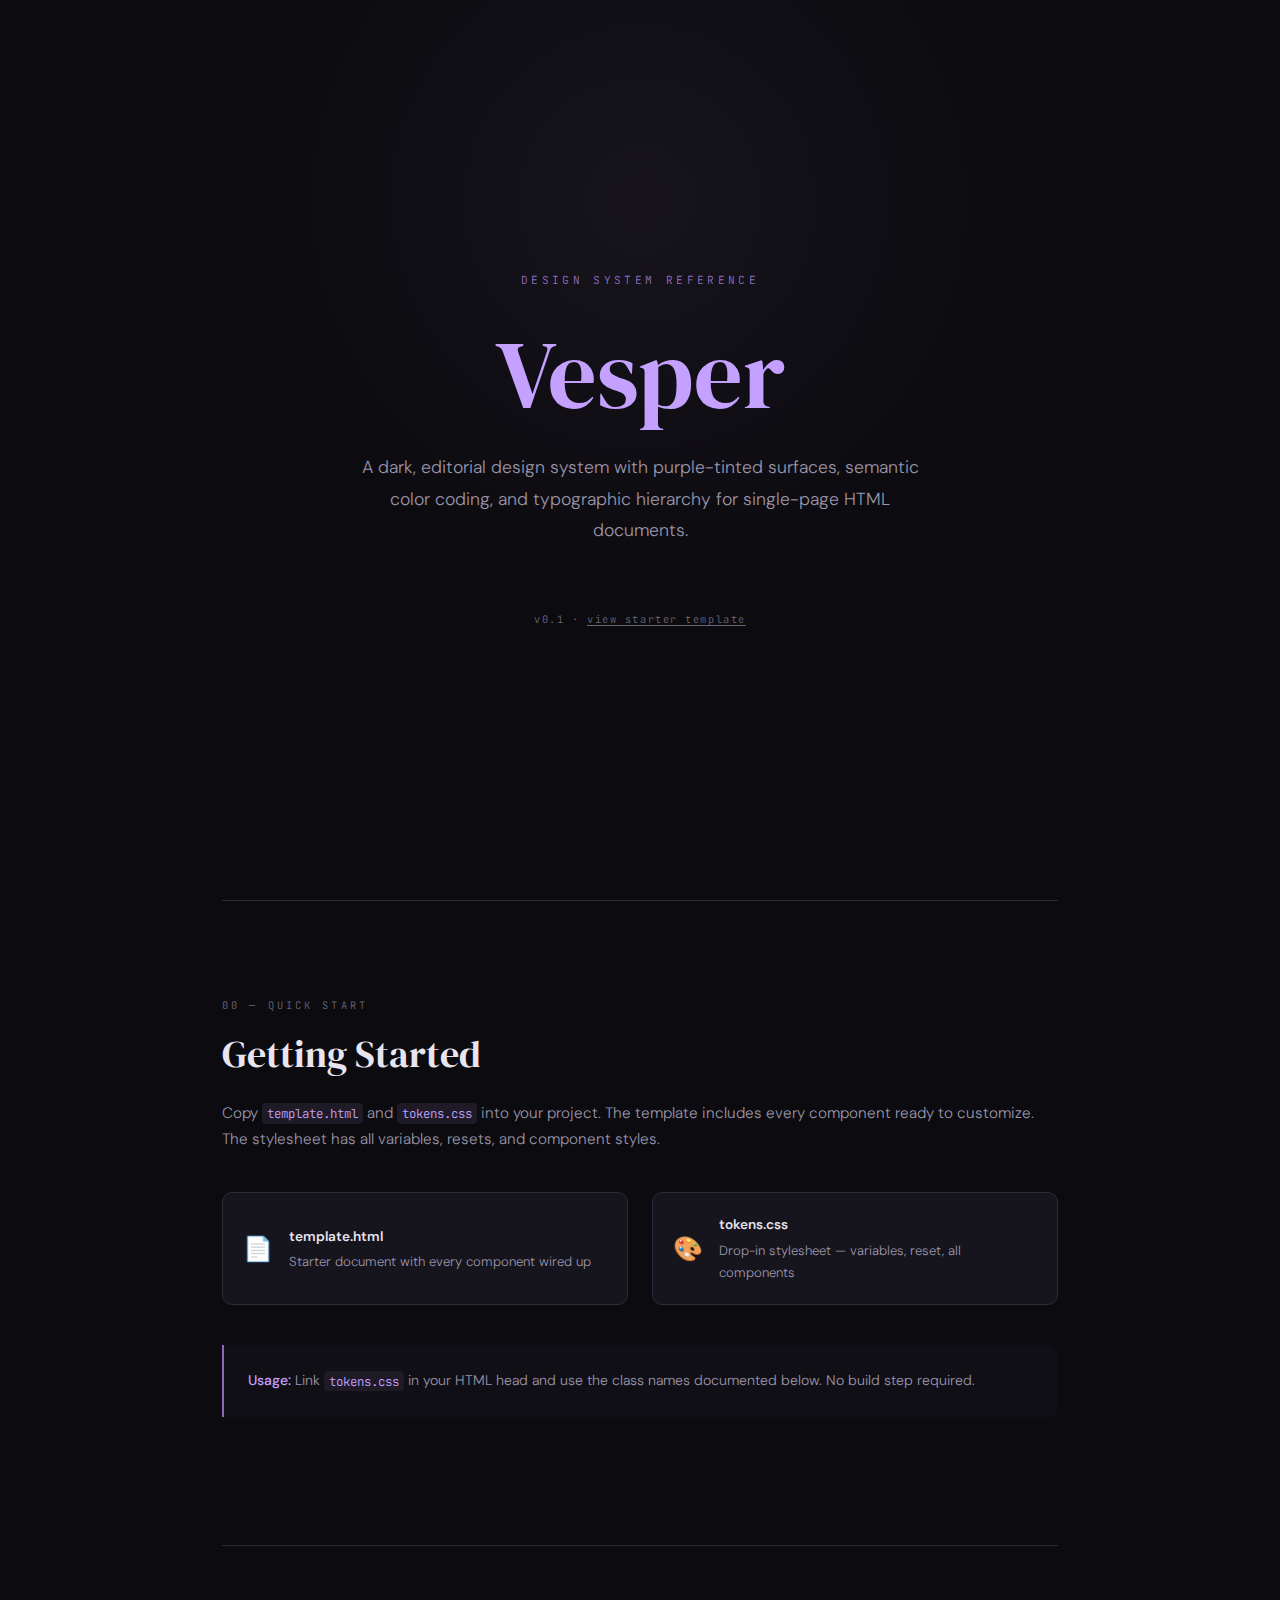
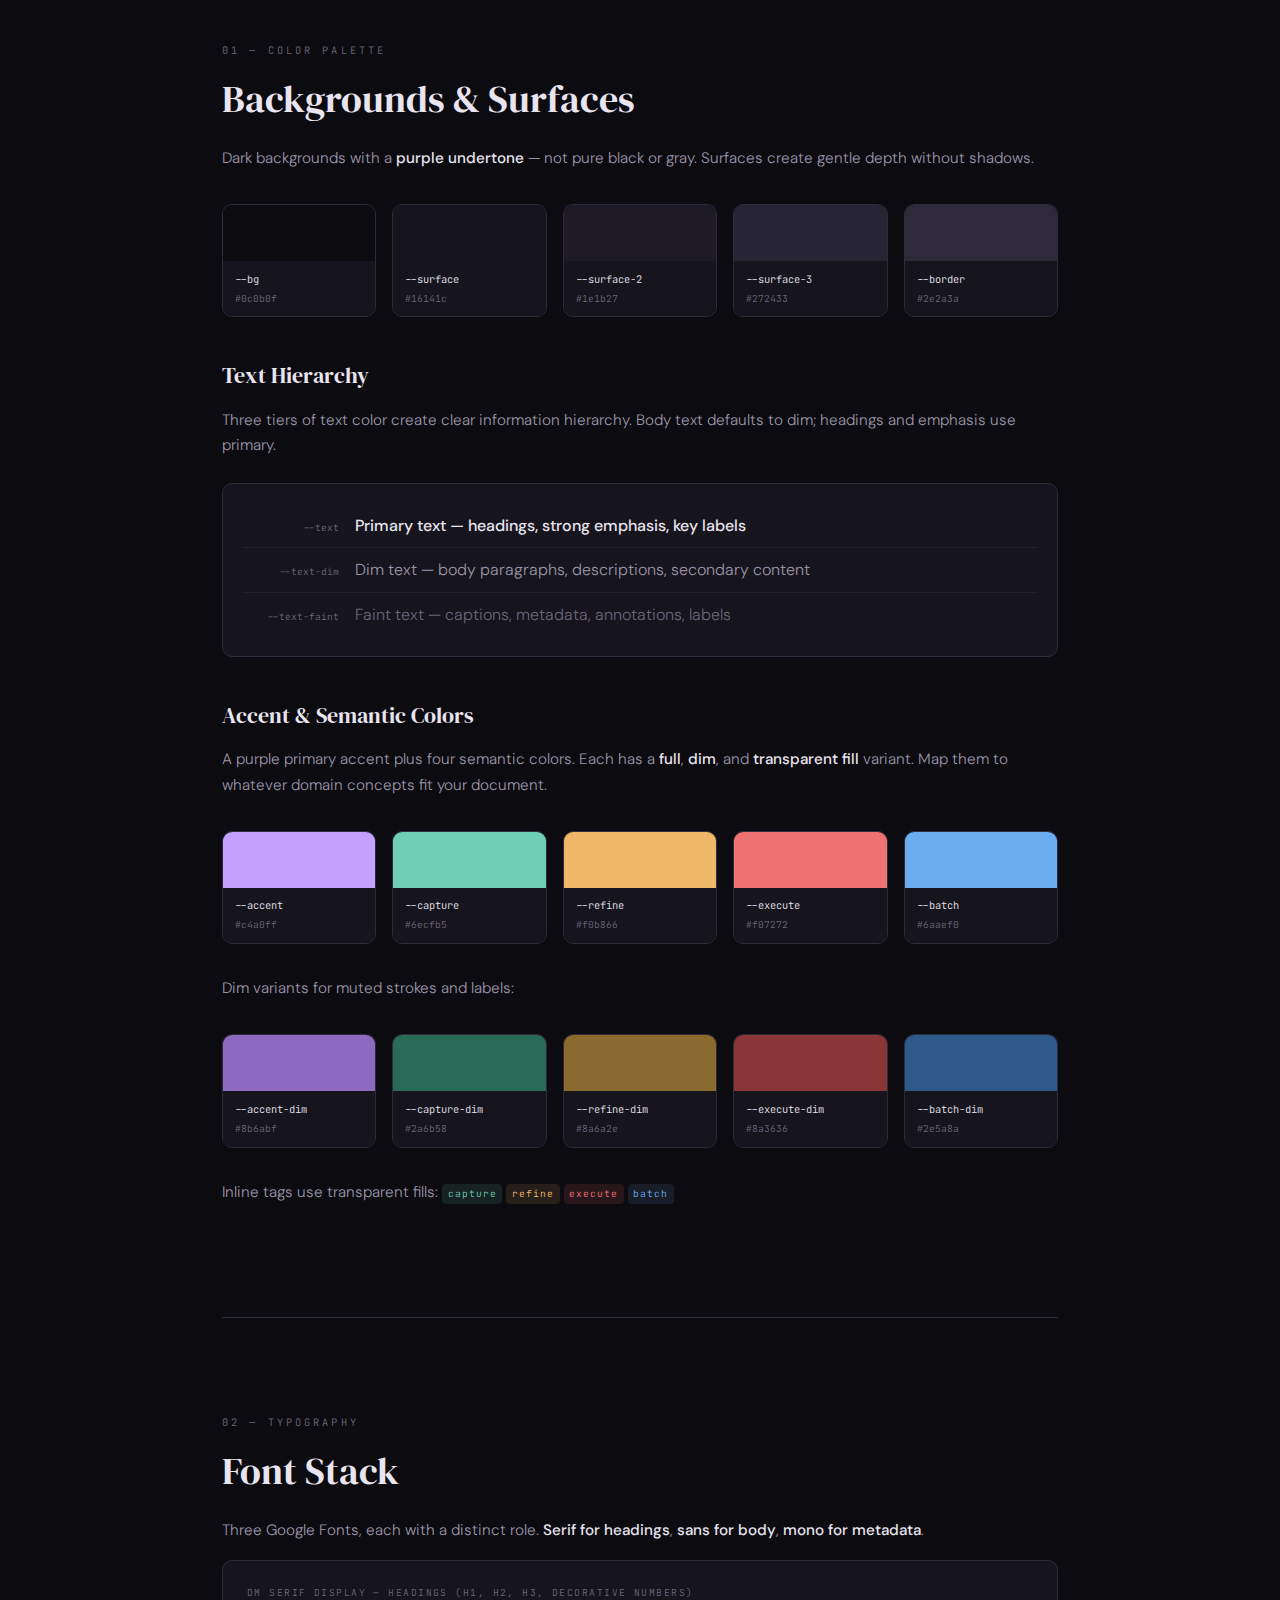
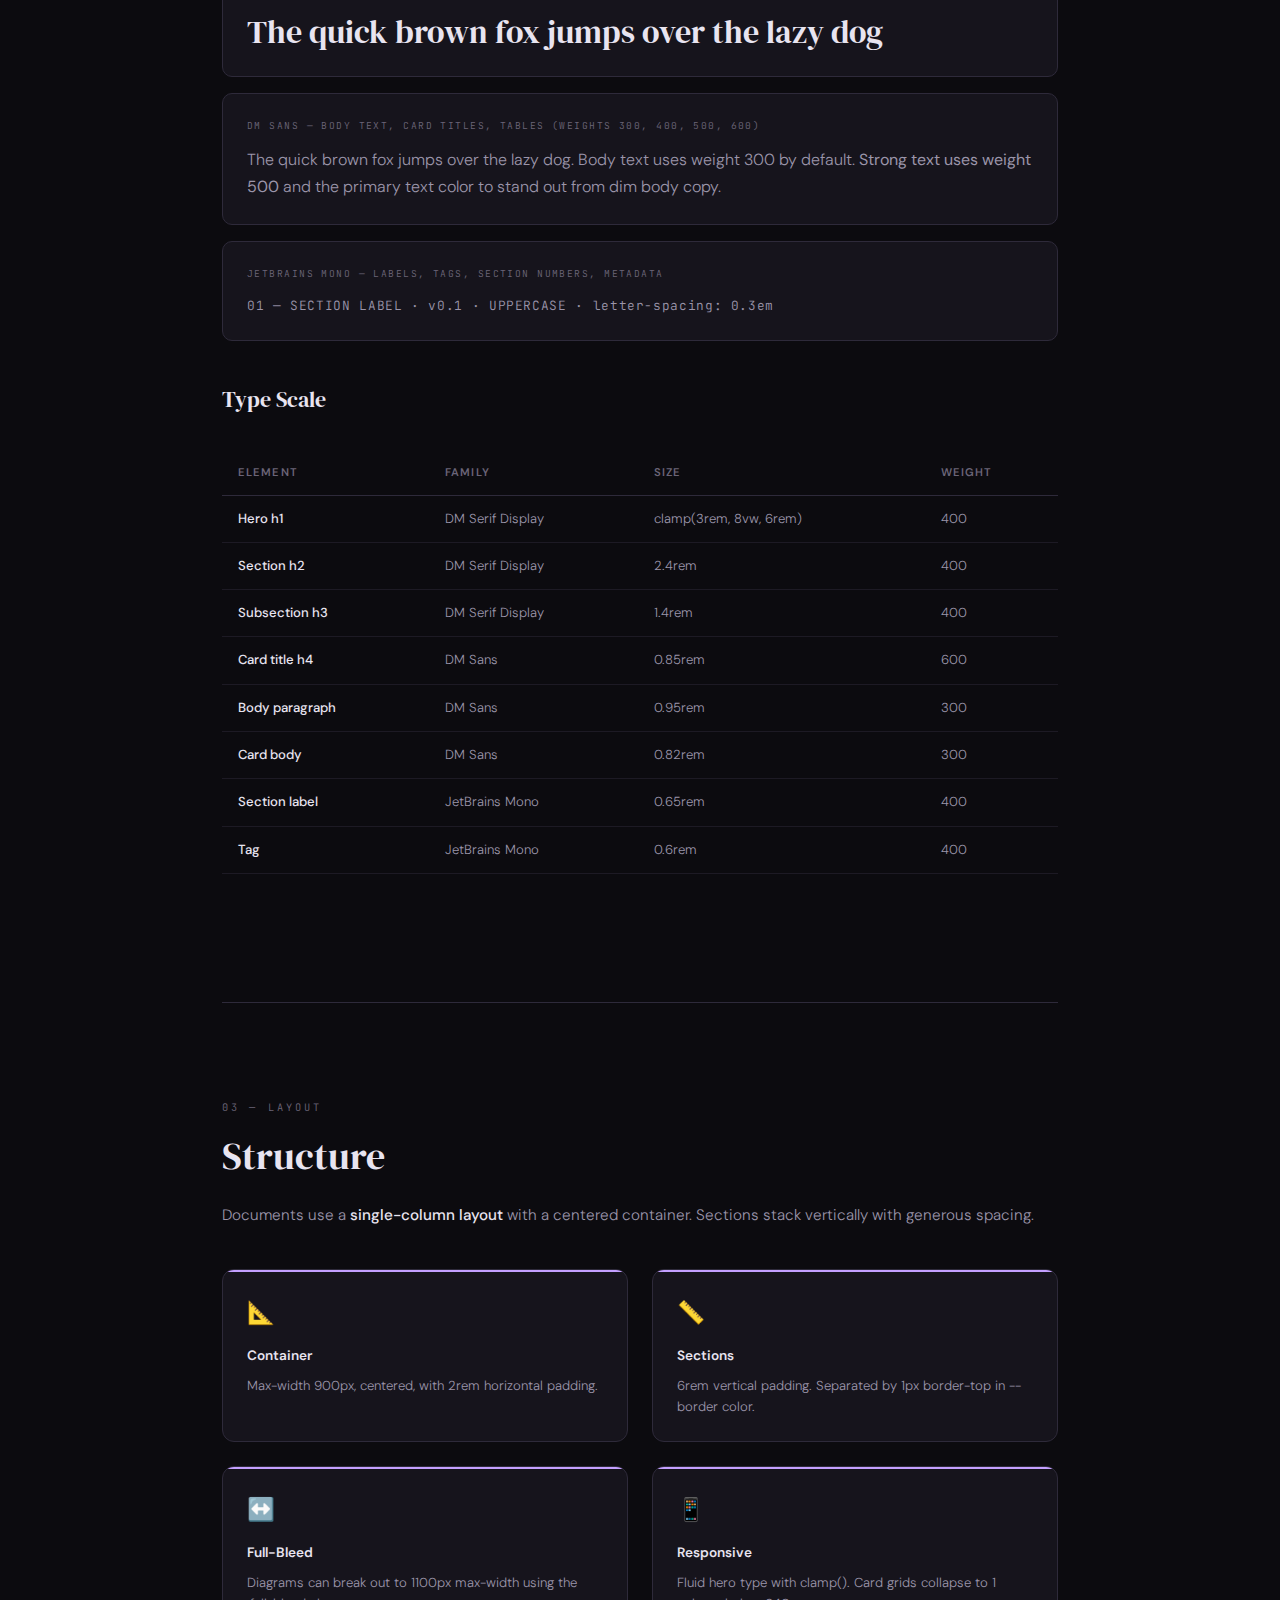
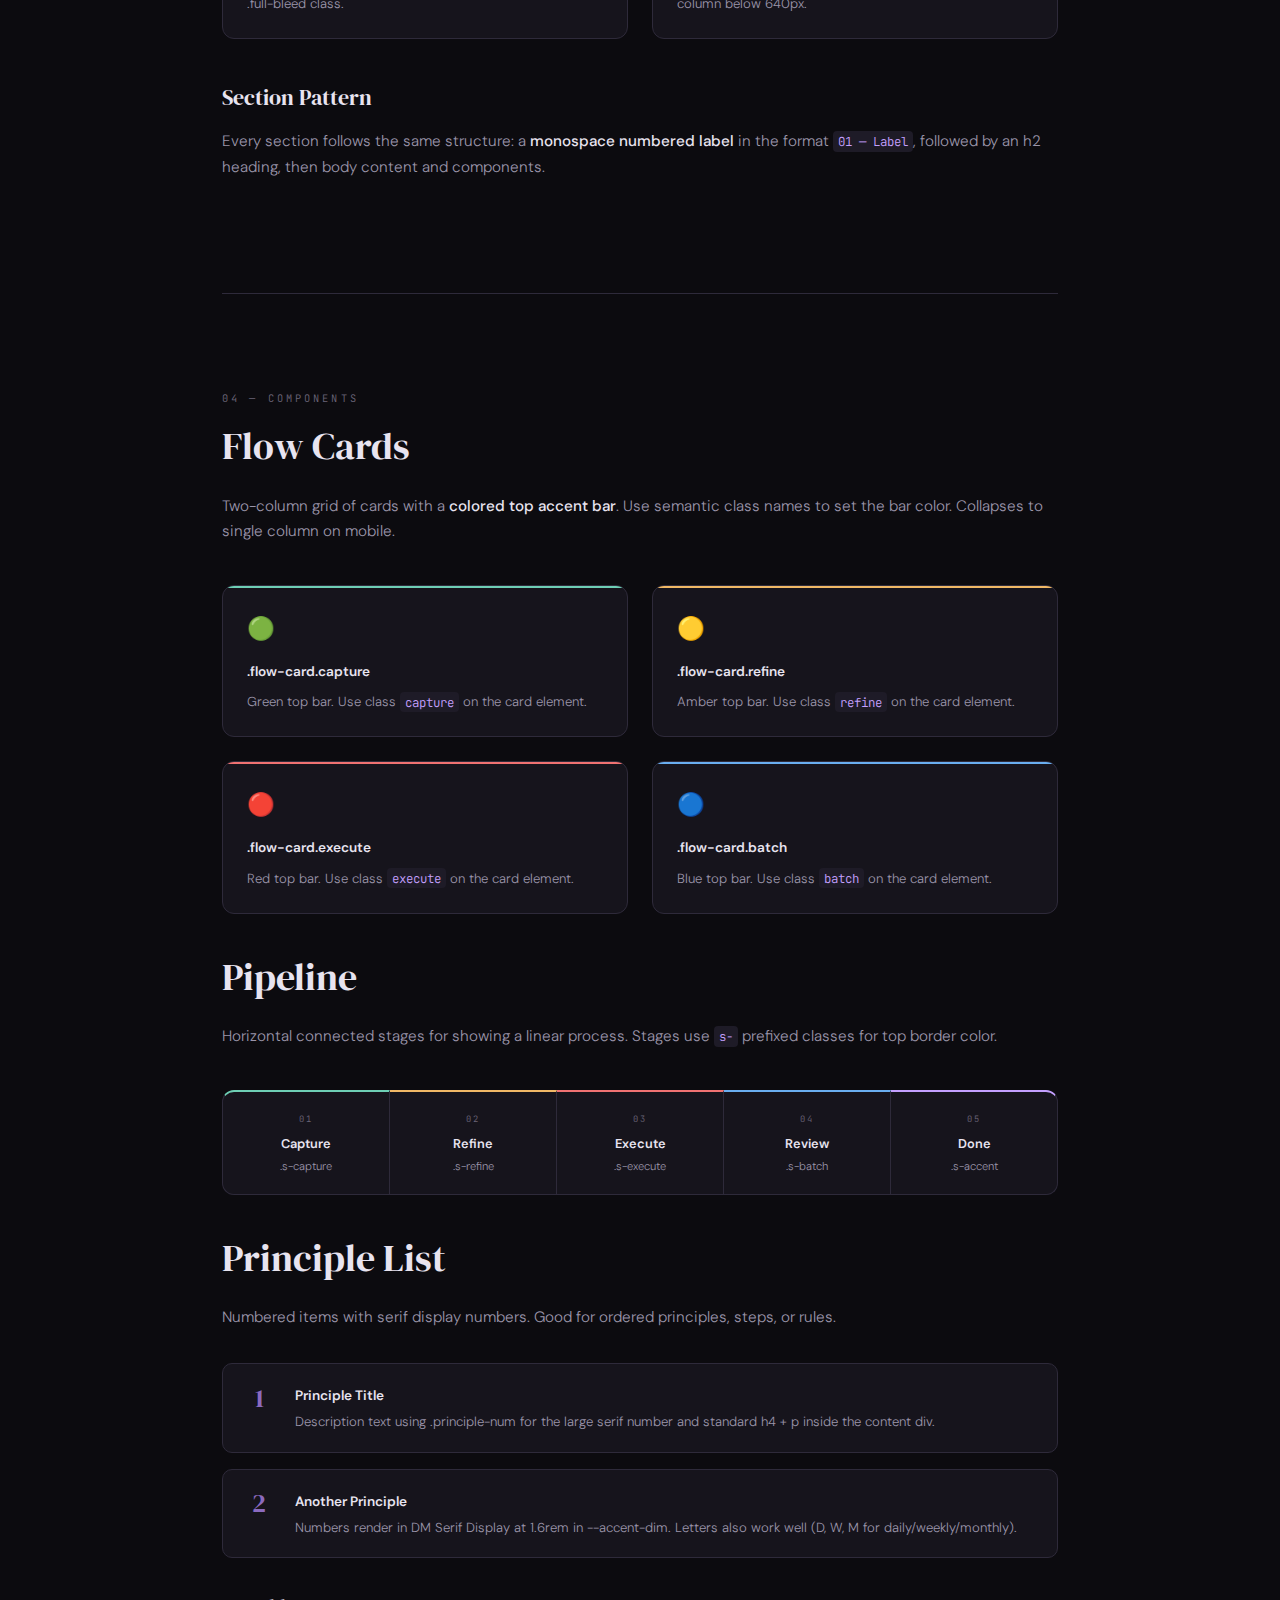
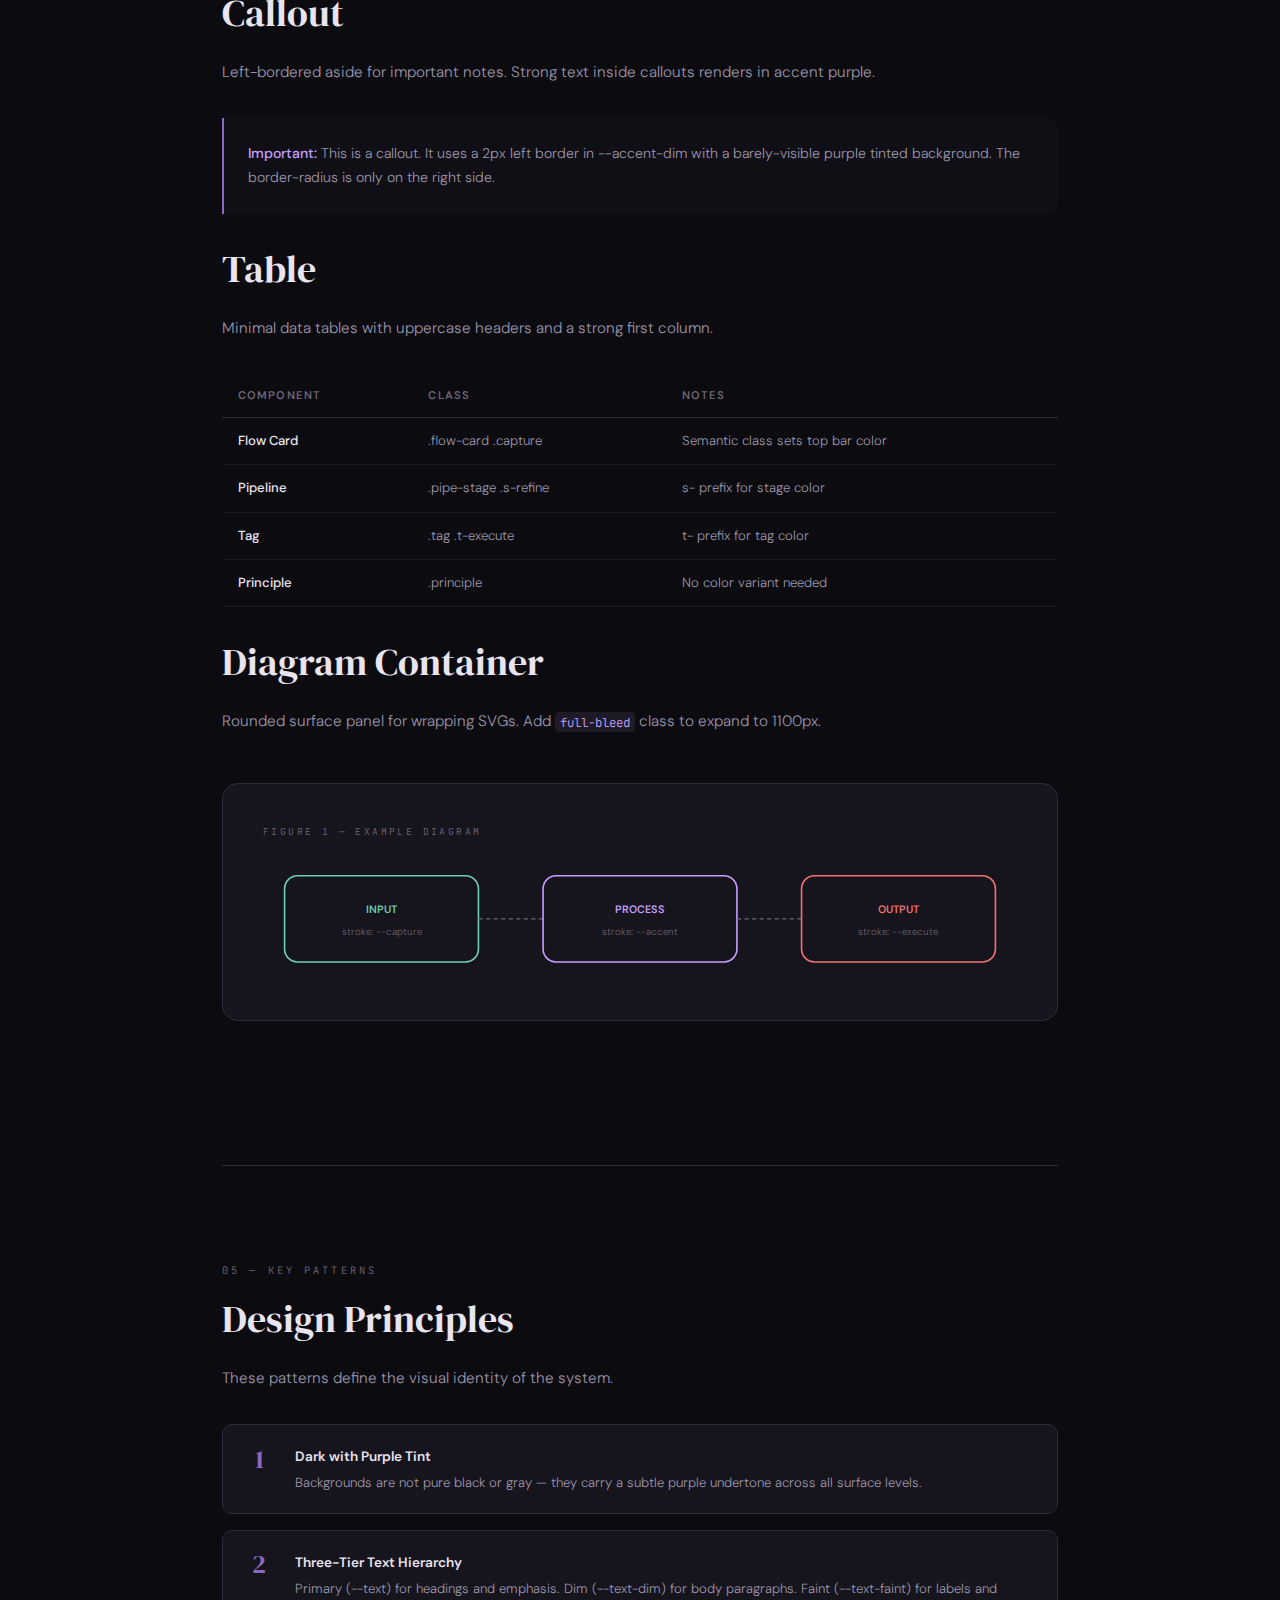
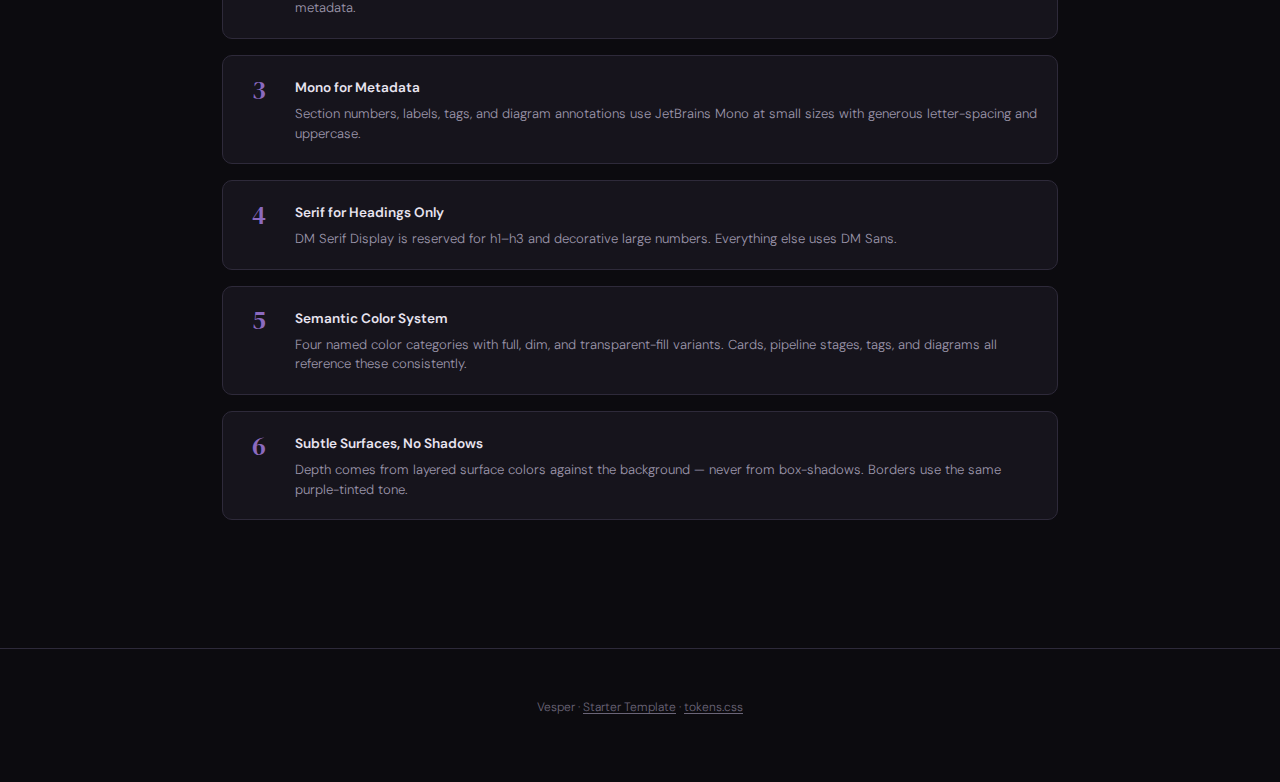
<file: index.html>
<!DOCTYPE html>
<html lang="en">
<head>
<meta charset="UTF-8">
<meta name="viewport" content="width=device-width, initial-scale=1.0">
<title>Vesper — Dark Editorial Design System</title>
<link rel="stylesheet" href="tokens.css">
<style>
  /* === Index-specific styles === */
  .swatch-grid {
    display: grid;
    grid-template-columns: repeat(auto-fill, minmax(140px, 1fr));
    gap: 1rem;
    margin: 2rem 0;
  }
  .swatch {
    border-radius: 10px;
    border: 1px solid var(--border);
    overflow: hidden;
  }
  .swatch-color {
    height: 56px;
  }
  .swatch-info {
    padding: 0.6rem 0.75rem;
    background: var(--surface);
  }
  .swatch-info .swatch-name {
    font-family: 'JetBrains Mono', monospace;
    font-size: 0.65rem;
    color: var(--text);
    margin-bottom: 0.15rem;
  }
  .swatch-info .swatch-hex {
    font-family: 'JetBrains Mono', monospace;
    font-size: 0.6rem;
    color: var(--text-faint);
  }

  .font-sample {
    padding: 1.5rem;
    background: var(--surface);
    border: 1px solid var(--border);
    border-radius: 10px;
    margin-bottom: 1rem;
  }
  .font-sample .sample-label {
    font-family: 'JetBrains Mono', monospace;
    font-size: 0.6rem;
    letter-spacing: 0.15em;
    text-transform: uppercase;
    color: var(--text-faint);
    margin-bottom: 0.75rem;
  }
  .font-sample-serif {
    font-family: 'DM Serif Display', serif;
    font-size: 2rem;
    color: var(--text);
    line-height: 1.2;
  }
  .font-sample-sans {
    font-family: 'DM Sans', sans-serif;
    font-size: 1rem;
    color: var(--text-dim);
    font-weight: 300;
    line-height: 1.7;
  }
  .font-sample-mono {
    font-family: 'JetBrains Mono', monospace;
    font-size: 0.8rem;
    color: var(--text-dim);
    letter-spacing: 0.05em;
  }

  .file-link {
    display: flex;
    align-items: center;
    gap: 1rem;
    padding: 1.25rem;
    background: var(--surface);
    border: 1px solid var(--border);
    border-radius: 10px;
    text-decoration: none;
    transition: border-color 0.2s;
  }
  .file-link:hover {
    border-color: var(--accent-dim);
  }
  .file-link .file-icon {
    font-size: 1.5rem;
    flex-shrink: 0;
  }
  .file-link h4 {
    margin-bottom: 0.2rem;
  }
  .file-link p {
    margin: 0;
    font-size: 0.82rem;
  }

  .inline-code {
    font-family: 'JetBrains Mono', monospace;
    font-size: 0.78rem;
    background: var(--surface-2);
    padding: 0.15em 0.4em;
    border-radius: 4px;
    color: var(--accent);
  }

  .text-tier-demo {
    padding: 1.25rem;
    background: var(--surface);
    border: 1px solid var(--border);
    border-radius: 10px;
    margin: 1.5rem 0;
  }
  .text-tier-demo .tier {
    display: flex;
    align-items: baseline;
    gap: 1rem;
    padding: 0.5rem 0;
  }
  .text-tier-demo .tier + .tier {
    border-top: 1px solid rgba(46, 42, 58, 0.5);
  }
  .text-tier-demo .tier-label {
    font-family: 'JetBrains Mono', monospace;
    font-size: 0.6rem;
    color: var(--text-faint);
    width: 6rem;
    flex-shrink: 0;
    text-align: right;
  }
</style>
</head>
<body>

<!-- ============ HERO ============ -->
<div class="hero">
  <div class="hero-label">Design System Reference</div>
  <h1><span>Vesper</span></h1>
  <p>A dark, editorial design system with purple-tinted surfaces, semantic color coding, and typographic hierarchy for single-page HTML documents.</p>
  <div class="hero-version">v0.1 · <a href="template.html" style="color: var(--text-faint); text-decoration: underline; text-underline-offset: 2px;">view starter template</a></div>
</div>

<div class="container">

<!-- ============ QUICK START ============ -->
<section>
  <div class="section-num">00 — Quick Start</div>
  <h2>Getting Started</h2>
  <p>Copy <span class="inline-code">template.html</span> and <span class="inline-code">tokens.css</span> into your project. The template includes every component ready to customize. The stylesheet has all variables, resets, and component styles.</p>

  <div class="flow-grid">
    <a href="template.html" class="file-link">
      <div class="file-icon">📄</div>
      <div>
        <h4>template.html</h4>
        <p>Starter document with every component wired up</p>
      </div>
    </a>
    <a href="tokens.css" class="file-link">
      <div class="file-icon">🎨</div>
      <div>
        <h4>tokens.css</h4>
        <p>Drop-in stylesheet — variables, reset, all components</p>
      </div>
    </a>
  </div>

  <div class="callout">
    <p><strong>Usage:</strong> Link <span class="inline-code">tokens.css</span> in your HTML head and use the class names documented below. No build step required.</p>
  </div>
</section>

<!-- ============ COLORS ============ -->
<section>
  <div class="section-num">01 — Color Palette</div>
  <h2>Backgrounds & Surfaces</h2>
  <p>Dark backgrounds with a <strong>purple undertone</strong> — not pure black or gray. Surfaces create gentle depth without shadows.</p>

  <div class="swatch-grid">
    <div class="swatch">
      <div class="swatch-color" style="background: #0c0b0f;"></div>
      <div class="swatch-info"><div class="swatch-name">--bg</div><div class="swatch-hex">#0c0b0f</div></div>
    </div>
    <div class="swatch">
      <div class="swatch-color" style="background: #16141c;"></div>
      <div class="swatch-info"><div class="swatch-name">--surface</div><div class="swatch-hex">#16141c</div></div>
    </div>
    <div class="swatch">
      <div class="swatch-color" style="background: #1e1b27;"></div>
      <div class="swatch-info"><div class="swatch-name">--surface-2</div><div class="swatch-hex">#1e1b27</div></div>
    </div>
    <div class="swatch">
      <div class="swatch-color" style="background: #272433;"></div>
      <div class="swatch-info"><div class="swatch-name">--surface-3</div><div class="swatch-hex">#272433</div></div>
    </div>
    <div class="swatch">
      <div class="swatch-color" style="background: #2e2a3a;"></div>
      <div class="swatch-info"><div class="swatch-name">--border</div><div class="swatch-hex">#2e2a3a</div></div>
    </div>
  </div>

  <h3>Text Hierarchy</h3>
  <p>Three tiers of text color create clear information hierarchy. Body text defaults to dim; headings and emphasis use primary.</p>

  <div class="text-tier-demo">
    <div class="tier">
      <div class="tier-label">--text</div>
      <div style="color: var(--text); font-weight: 500;">Primary text — headings, strong emphasis, key labels</div>
    </div>
    <div class="tier">
      <div class="tier-label">--text-dim</div>
      <div style="color: var(--text-dim);">Dim text — body paragraphs, descriptions, secondary content</div>
    </div>
    <div class="tier">
      <div class="tier-label">--text-faint</div>
      <div style="color: var(--text-faint);">Faint text — captions, metadata, annotations, labels</div>
    </div>
  </div>

  <h3>Accent & Semantic Colors</h3>
  <p>A purple primary accent plus four semantic colors. Each has a <strong>full</strong>, <strong>dim</strong>, and <strong>transparent fill</strong> variant. Map them to whatever domain concepts fit your document.</p>

  <div class="swatch-grid">
    <div class="swatch">
      <div class="swatch-color" style="background: #c4a0ff;"></div>
      <div class="swatch-info"><div class="swatch-name">--accent</div><div class="swatch-hex">#c4a0ff</div></div>
    </div>
    <div class="swatch">
      <div class="swatch-color" style="background: #6ecfb5;"></div>
      <div class="swatch-info"><div class="swatch-name">--capture</div><div class="swatch-hex">#6ecfb5</div></div>
    </div>
    <div class="swatch">
      <div class="swatch-color" style="background: #f0b866;"></div>
      <div class="swatch-info"><div class="swatch-name">--refine</div><div class="swatch-hex">#f0b866</div></div>
    </div>
    <div class="swatch">
      <div class="swatch-color" style="background: #f07272;"></div>
      <div class="swatch-info"><div class="swatch-name">--execute</div><div class="swatch-hex">#f07272</div></div>
    </div>
    <div class="swatch">
      <div class="swatch-color" style="background: #6aaef0;"></div>
      <div class="swatch-info"><div class="swatch-name">--batch</div><div class="swatch-hex">#6aaef0</div></div>
    </div>
  </div>

  <p>Dim variants for muted strokes and labels:</p>
  <div class="swatch-grid">
    <div class="swatch">
      <div class="swatch-color" style="background: #8b6abf;"></div>
      <div class="swatch-info"><div class="swatch-name">--accent-dim</div><div class="swatch-hex">#8b6abf</div></div>
    </div>
    <div class="swatch">
      <div class="swatch-color" style="background: #2a6b58;"></div>
      <div class="swatch-info"><div class="swatch-name">--capture-dim</div><div class="swatch-hex">#2a6b58</div></div>
    </div>
    <div class="swatch">
      <div class="swatch-color" style="background: #8a6a2e;"></div>
      <div class="swatch-info"><div class="swatch-name">--refine-dim</div><div class="swatch-hex">#8a6a2e</div></div>
    </div>
    <div class="swatch">
      <div class="swatch-color" style="background: #8a3636;"></div>
      <div class="swatch-info"><div class="swatch-name">--execute-dim</div><div class="swatch-hex">#8a3636</div></div>
    </div>
    <div class="swatch">
      <div class="swatch-color" style="background: #2e5a8a;"></div>
      <div class="swatch-info"><div class="swatch-name">--batch-dim</div><div class="swatch-hex">#2e5a8a</div></div>
    </div>
  </div>

  <p>Inline tags use transparent fills:
    <span class="tag t-capture">capture</span>
    <span class="tag t-refine">refine</span>
    <span class="tag t-execute">execute</span>
    <span class="tag t-batch">batch</span>
  </p>
</section>

<!-- ============ TYPOGRAPHY ============ -->
<section>
  <div class="section-num">02 — Typography</div>
  <h2>Font Stack</h2>
  <p>Three Google Fonts, each with a distinct role. <strong>Serif for headings</strong>, <strong>sans for body</strong>, <strong>mono for metadata</strong>.</p>

  <div class="font-sample">
    <div class="sample-label">DM Serif Display — Headings (h1, h2, h3, decorative numbers)</div>
    <div class="font-sample-serif">The quick brown fox jumps over the lazy dog</div>
  </div>

  <div class="font-sample">
    <div class="sample-label">DM Sans — Body text, card titles, tables (weights 300, 400, 500, 600)</div>
    <div class="font-sample-sans">The quick brown fox jumps over the lazy dog. Body text uses weight 300 by default. <strong>Strong text uses weight 500</strong> and the primary text color to stand out from dim body copy.</div>
  </div>

  <div class="font-sample">
    <div class="sample-label">JetBrains Mono — Labels, tags, section numbers, metadata</div>
    <div class="font-sample-mono">01 — SECTION LABEL · v0.1 · UPPERCASE · letter-spacing: 0.3em</div>
  </div>

  <h3>Type Scale</h3>
  <table class="info-table">
    <thead>
      <tr><th>Element</th><th>Family</th><th>Size</th><th>Weight</th></tr>
    </thead>
    <tbody>
      <tr><td>Hero h1</td><td>DM Serif Display</td><td>clamp(3rem, 8vw, 6rem)</td><td>400</td></tr>
      <tr><td>Section h2</td><td>DM Serif Display</td><td>2.4rem</td><td>400</td></tr>
      <tr><td>Subsection h3</td><td>DM Serif Display</td><td>1.4rem</td><td>400</td></tr>
      <tr><td>Card title h4</td><td>DM Sans</td><td>0.85rem</td><td>600</td></tr>
      <tr><td>Body paragraph</td><td>DM Sans</td><td>0.95rem</td><td>300</td></tr>
      <tr><td>Card body</td><td>DM Sans</td><td>0.82rem</td><td>300</td></tr>
      <tr><td>Section label</td><td>JetBrains Mono</td><td>0.65rem</td><td>400</td></tr>
      <tr><td>Tag</td><td>JetBrains Mono</td><td>0.6rem</td><td>400</td></tr>
    </tbody>
  </table>
</section>

<!-- ============ LAYOUT ============ -->
<section>
  <div class="section-num">03 — Layout</div>
  <h2>Structure</h2>
  <p>Documents use a <strong>single-column layout</strong> with a centered container. Sections stack vertically with generous spacing.</p>

  <div class="flow-grid">
    <div class="flow-card accent">
      <div class="card-icon">📐</div>
      <h4>Container</h4>
      <p>Max-width 900px, centered, with 2rem horizontal padding.</p>
    </div>
    <div class="flow-card accent">
      <div class="card-icon">📏</div>
      <h4>Sections</h4>
      <p>6rem vertical padding. Separated by 1px border-top in --border color.</p>
    </div>
    <div class="flow-card accent">
      <div class="card-icon">↔️</div>
      <h4>Full-Bleed</h4>
      <p>Diagrams can break out to 1100px max-width using the .full-bleed class.</p>
    </div>
    <div class="flow-card accent">
      <div class="card-icon">📱</div>
      <h4>Responsive</h4>
      <p>Fluid hero type with clamp(). Card grids collapse to 1 column below 640px.</p>
    </div>
  </div>

  <h3>Section Pattern</h3>
  <p>Every section follows the same structure: a <strong>monospace numbered label</strong> in the format <span class="inline-code">01 — Label</span>, followed by an h2 heading, then body content and components.</p>
</section>

<!-- ============ COMPONENTS ============ -->
<section>
  <div class="section-num">04 — Components</div>
  <h2>Flow Cards</h2>
  <p>Two-column grid of cards with a <strong>colored top accent bar</strong>. Use semantic class names to set the bar color. Collapses to single column on mobile.</p>

  <div class="flow-grid">
    <div class="flow-card capture">
      <div class="card-icon">🟢</div>
      <h4>.flow-card.capture</h4>
      <p>Green top bar. Use class <span class="inline-code">capture</span> on the card element.</p>
    </div>
    <div class="flow-card refine">
      <div class="card-icon">🟡</div>
      <h4>.flow-card.refine</h4>
      <p>Amber top bar. Use class <span class="inline-code">refine</span> on the card element.</p>
    </div>
    <div class="flow-card execute">
      <div class="card-icon">🔴</div>
      <h4>.flow-card.execute</h4>
      <p>Red top bar. Use class <span class="inline-code">execute</span> on the card element.</p>
    </div>
    <div class="flow-card batch">
      <div class="card-icon">🔵</div>
      <h4>.flow-card.batch</h4>
      <p>Blue top bar. Use class <span class="inline-code">batch</span> on the card element.</p>
    </div>
  </div>

  <h2>Pipeline</h2>
  <p>Horizontal connected stages for showing a linear process. Stages use <span class="inline-code">s-</span> prefixed classes for top border color.</p>

  <div class="pipeline">
    <div class="pipe-stage s-capture">
      <div class="pipe-num">01</div>
      <div class="pipe-name">Capture</div>
      <div class="pipe-desc">.s-capture</div>
    </div>
    <div class="pipe-stage s-refine">
      <div class="pipe-num">02</div>
      <div class="pipe-name">Refine</div>
      <div class="pipe-desc">.s-refine</div>
    </div>
    <div class="pipe-stage s-execute">
      <div class="pipe-num">03</div>
      <div class="pipe-name">Execute</div>
      <div class="pipe-desc">.s-execute</div>
    </div>
    <div class="pipe-stage s-batch">
      <div class="pipe-num">04</div>
      <div class="pipe-name">Review</div>
      <div class="pipe-desc">.s-batch</div>
    </div>
    <div class="pipe-stage s-accent">
      <div class="pipe-num">05</div>
      <div class="pipe-name">Done</div>
      <div class="pipe-desc">.s-accent</div>
    </div>
  </div>

  <h2>Principle List</h2>
  <p>Numbered items with serif display numbers. Good for ordered principles, steps, or rules.</p>

  <div class="principle-list">
    <div class="principle">
      <div class="principle-num">1</div>
      <div>
        <h4>Principle Title</h4>
        <p>Description text using .principle-num for the large serif number and standard h4 + p inside the content div.</p>
      </div>
    </div>
    <div class="principle">
      <div class="principle-num">2</div>
      <div>
        <h4>Another Principle</h4>
        <p>Numbers render in DM Serif Display at 1.6rem in --accent-dim. Letters also work well (D, W, M for daily/weekly/monthly).</p>
      </div>
    </div>
  </div>

  <h2>Callout</h2>
  <p>Left-bordered aside for important notes. Strong text inside callouts renders in accent purple.</p>

  <div class="callout">
    <p><strong>Important:</strong> This is a callout. It uses a 2px left border in --accent-dim with a barely-visible purple tinted background. The border-radius is only on the right side.</p>
  </div>

  <h2>Table</h2>
  <p>Minimal data tables with uppercase headers and a strong first column.</p>

  <table class="info-table">
    <thead>
      <tr><th>Component</th><th>Class</th><th>Notes</th></tr>
    </thead>
    <tbody>
      <tr><td>Flow Card</td><td>.flow-card .capture</td><td>Semantic class sets top bar color</td></tr>
      <tr><td>Pipeline</td><td>.pipe-stage .s-refine</td><td>s- prefix for stage color</td></tr>
      <tr><td>Tag</td><td>.tag .t-execute</td><td>t- prefix for tag color</td></tr>
      <tr><td>Principle</td><td>.principle</td><td>No color variant needed</td></tr>
    </tbody>
  </table>

  <h2>Diagram Container</h2>
  <p>Rounded surface panel for wrapping SVGs. Add <span class="inline-code">full-bleed</span> class to expand to 1100px.</p>

  <div class="diagram-wrap">
    <div class="diagram-label">Figure 1 — Example Diagram</div>
    <svg viewBox="0 0 700 100" xmlns="http://www.w3.org/2000/svg" style="width:100%;height:auto;">
      <rect x="20" y="10" width="180" height="80" rx="12" fill="#16141c" stroke="#6ecfb5" stroke-width="1.5"/>
      <text x="110" y="45" text-anchor="middle" fill="#6ecfb5" font-size="10" font-weight="600">INPUT</text>
      <text x="110" y="65" text-anchor="middle" fill="#6b6578" font-size="9">stroke: --capture</text>

      <line x1="200" y1="50" x2="260" y2="50" stroke="#6b6578" stroke-width="1" stroke-dasharray="4,3"/>

      <rect x="260" y="10" width="180" height="80" rx="12" fill="#16141c" stroke="#c4a0ff" stroke-width="1.5"/>
      <text x="350" y="45" text-anchor="middle" fill="#c4a0ff" font-size="10" font-weight="600">PROCESS</text>
      <text x="350" y="65" text-anchor="middle" fill="#6b6578" font-size="9">stroke: --accent</text>

      <line x1="440" y1="50" x2="500" y2="50" stroke="#6b6578" stroke-width="1" stroke-dasharray="4,3"/>

      <rect x="500" y="10" width="180" height="80" rx="12" fill="#16141c" stroke="#f07272" stroke-width="1.5"/>
      <text x="590" y="45" text-anchor="middle" fill="#f07272" font-size="10" font-weight="600">OUTPUT</text>
      <text x="590" y="65" text-anchor="middle" fill="#6b6578" font-size="9">stroke: --execute</text>
    </svg>
  </div>
</section>

<!-- ============ KEY PATTERNS ============ -->
<section>
  <div class="section-num">05 — Key Patterns</div>
  <h2>Design Principles</h2>
  <p>These patterns define the visual identity of the system.</p>

  <div class="principle-list">
    <div class="principle">
      <div class="principle-num">1</div>
      <div>
        <h4>Dark with Purple Tint</h4>
        <p>Backgrounds are not pure black or gray — they carry a subtle purple undertone across all surface levels.</p>
      </div>
    </div>
    <div class="principle">
      <div class="principle-num">2</div>
      <div>
        <h4>Three-Tier Text Hierarchy</h4>
        <p>Primary (--text) for headings and emphasis. Dim (--text-dim) for body paragraphs. Faint (--text-faint) for labels and metadata.</p>
      </div>
    </div>
    <div class="principle">
      <div class="principle-num">3</div>
      <div>
        <h4>Mono for Metadata</h4>
        <p>Section numbers, labels, tags, and diagram annotations use JetBrains Mono at small sizes with generous letter-spacing and uppercase.</p>
      </div>
    </div>
    <div class="principle">
      <div class="principle-num">4</div>
      <div>
        <h4>Serif for Headings Only</h4>
        <p>DM Serif Display is reserved for h1–h3 and decorative large numbers. Everything else uses DM Sans.</p>
      </div>
    </div>
    <div class="principle">
      <div class="principle-num">5</div>
      <div>
        <h4>Semantic Color System</h4>
        <p>Four named color categories with full, dim, and transparent-fill variants. Cards, pipeline stages, tags, and diagrams all reference these consistently.</p>
      </div>
    </div>
    <div class="principle">
      <div class="principle-num">6</div>
      <div>
        <h4>Subtle Surfaces, No Shadows</h4>
        <p>Depth comes from layered surface colors against the background — never from box-shadows. Borders use the same purple-tinted tone.</p>
      </div>
    </div>
  </div>
</section>

</div>

<!-- ============ FOOTER ============ -->
<footer>
  <div class="container">
    <p>Vesper · <a href="template.html" style="color: var(--text-faint); text-decoration: underline; text-underline-offset: 2px;">Starter Template</a> · <a href="tokens.css" style="color: var(--text-faint); text-decoration: underline; text-underline-offset: 2px;">tokens.css</a></p>
  </div>
</footer>

</body>
</html>
</file>
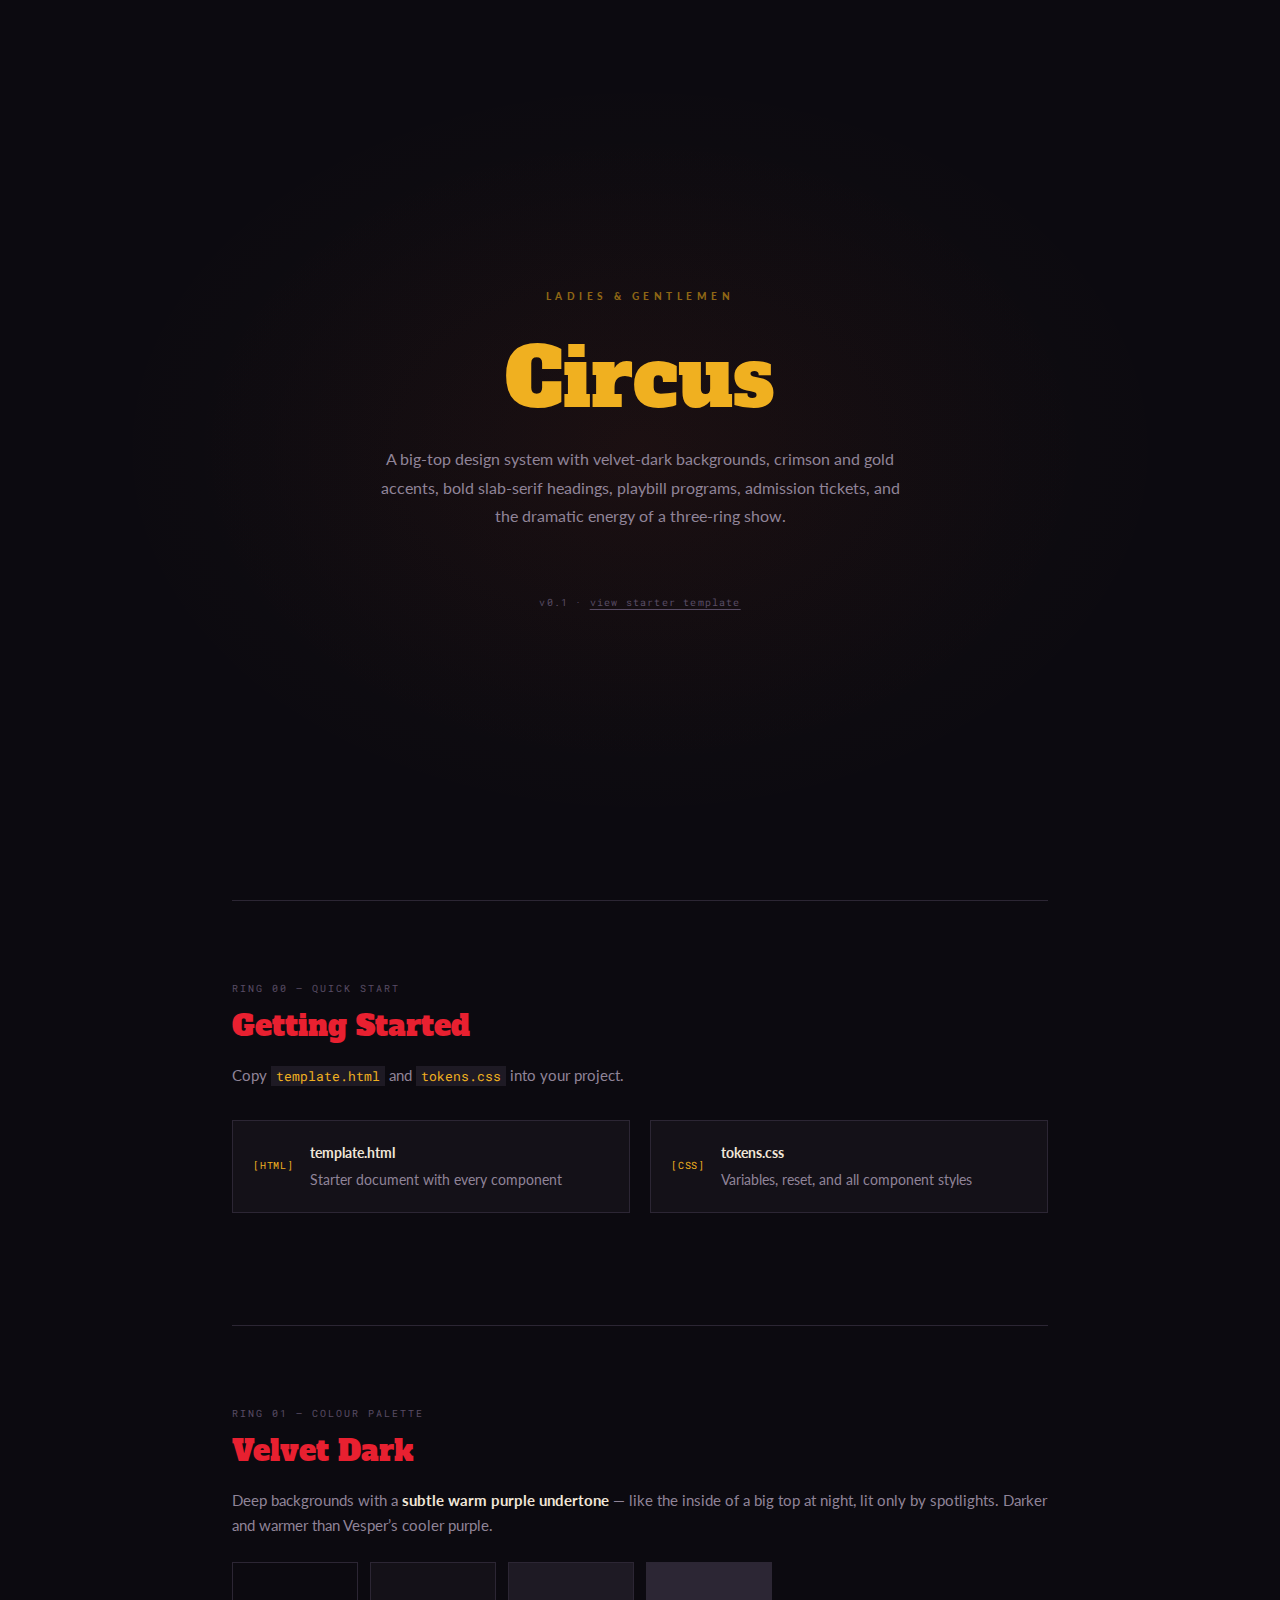
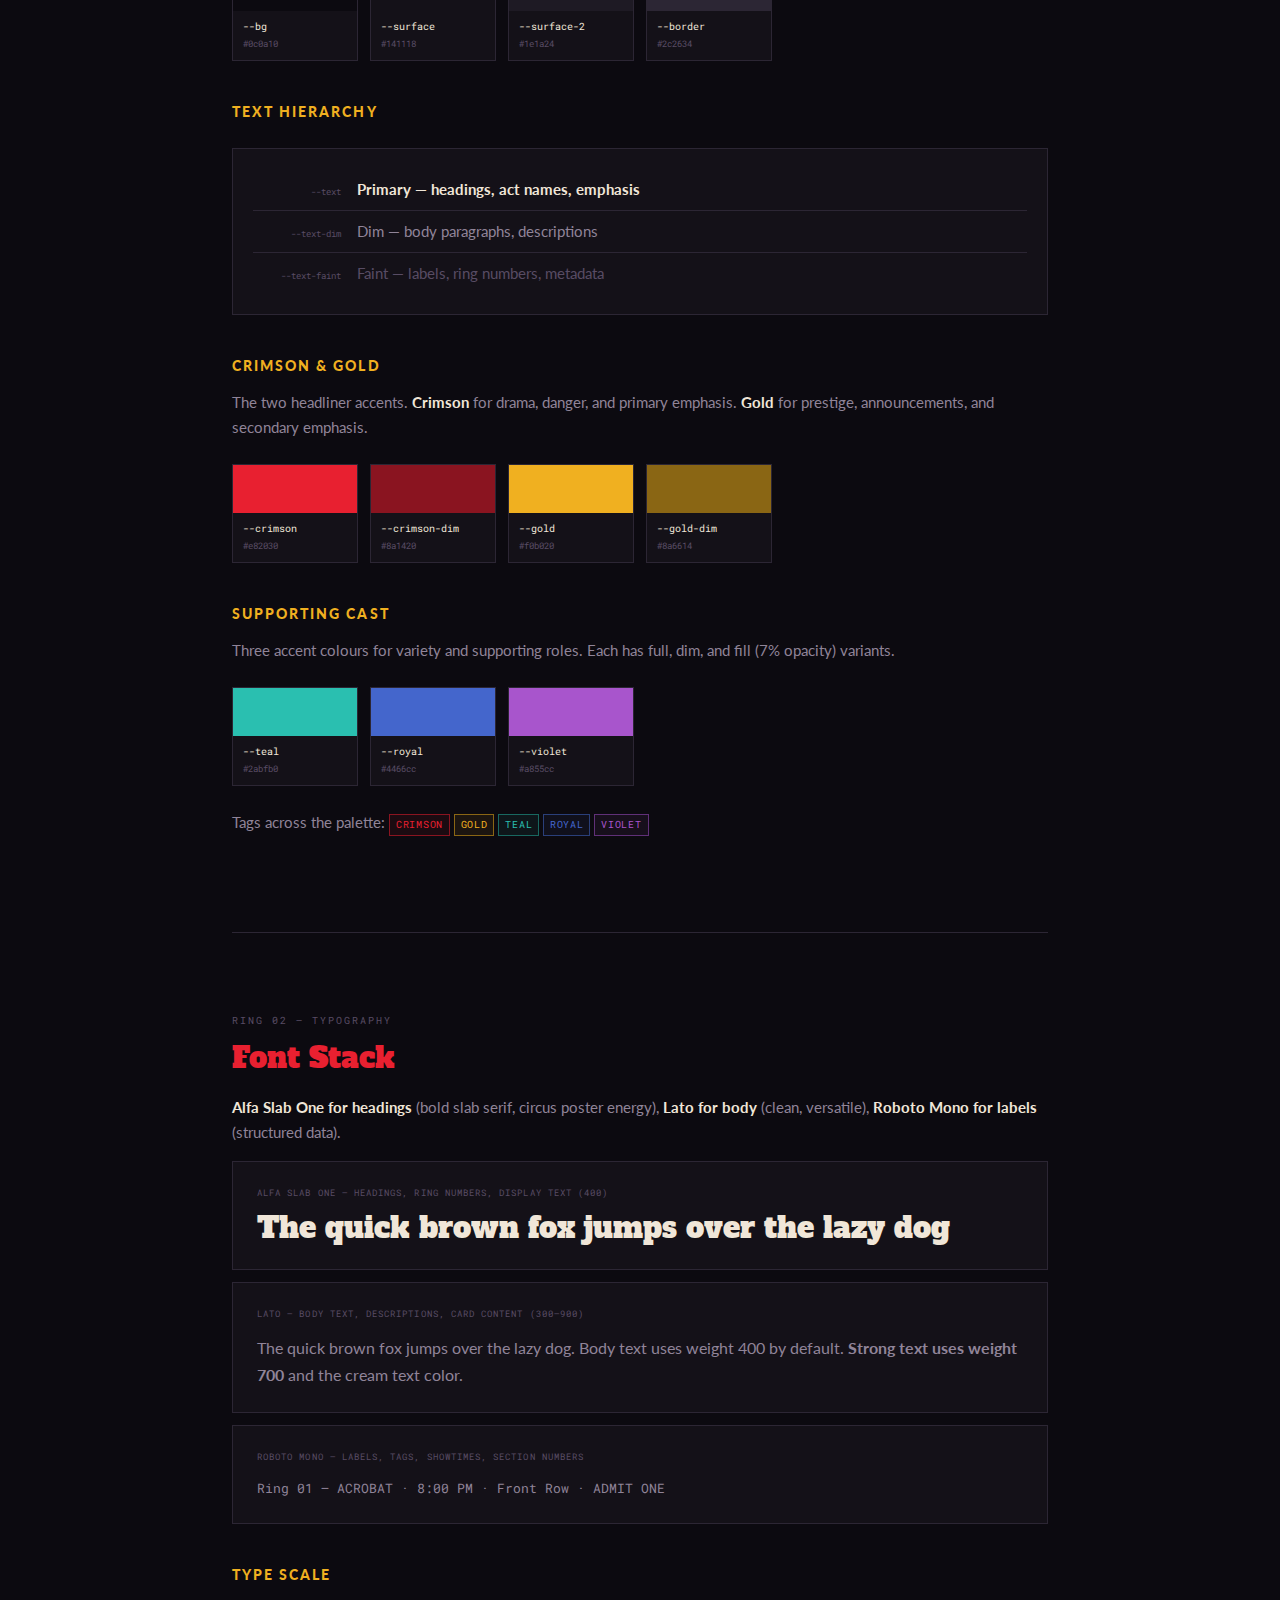
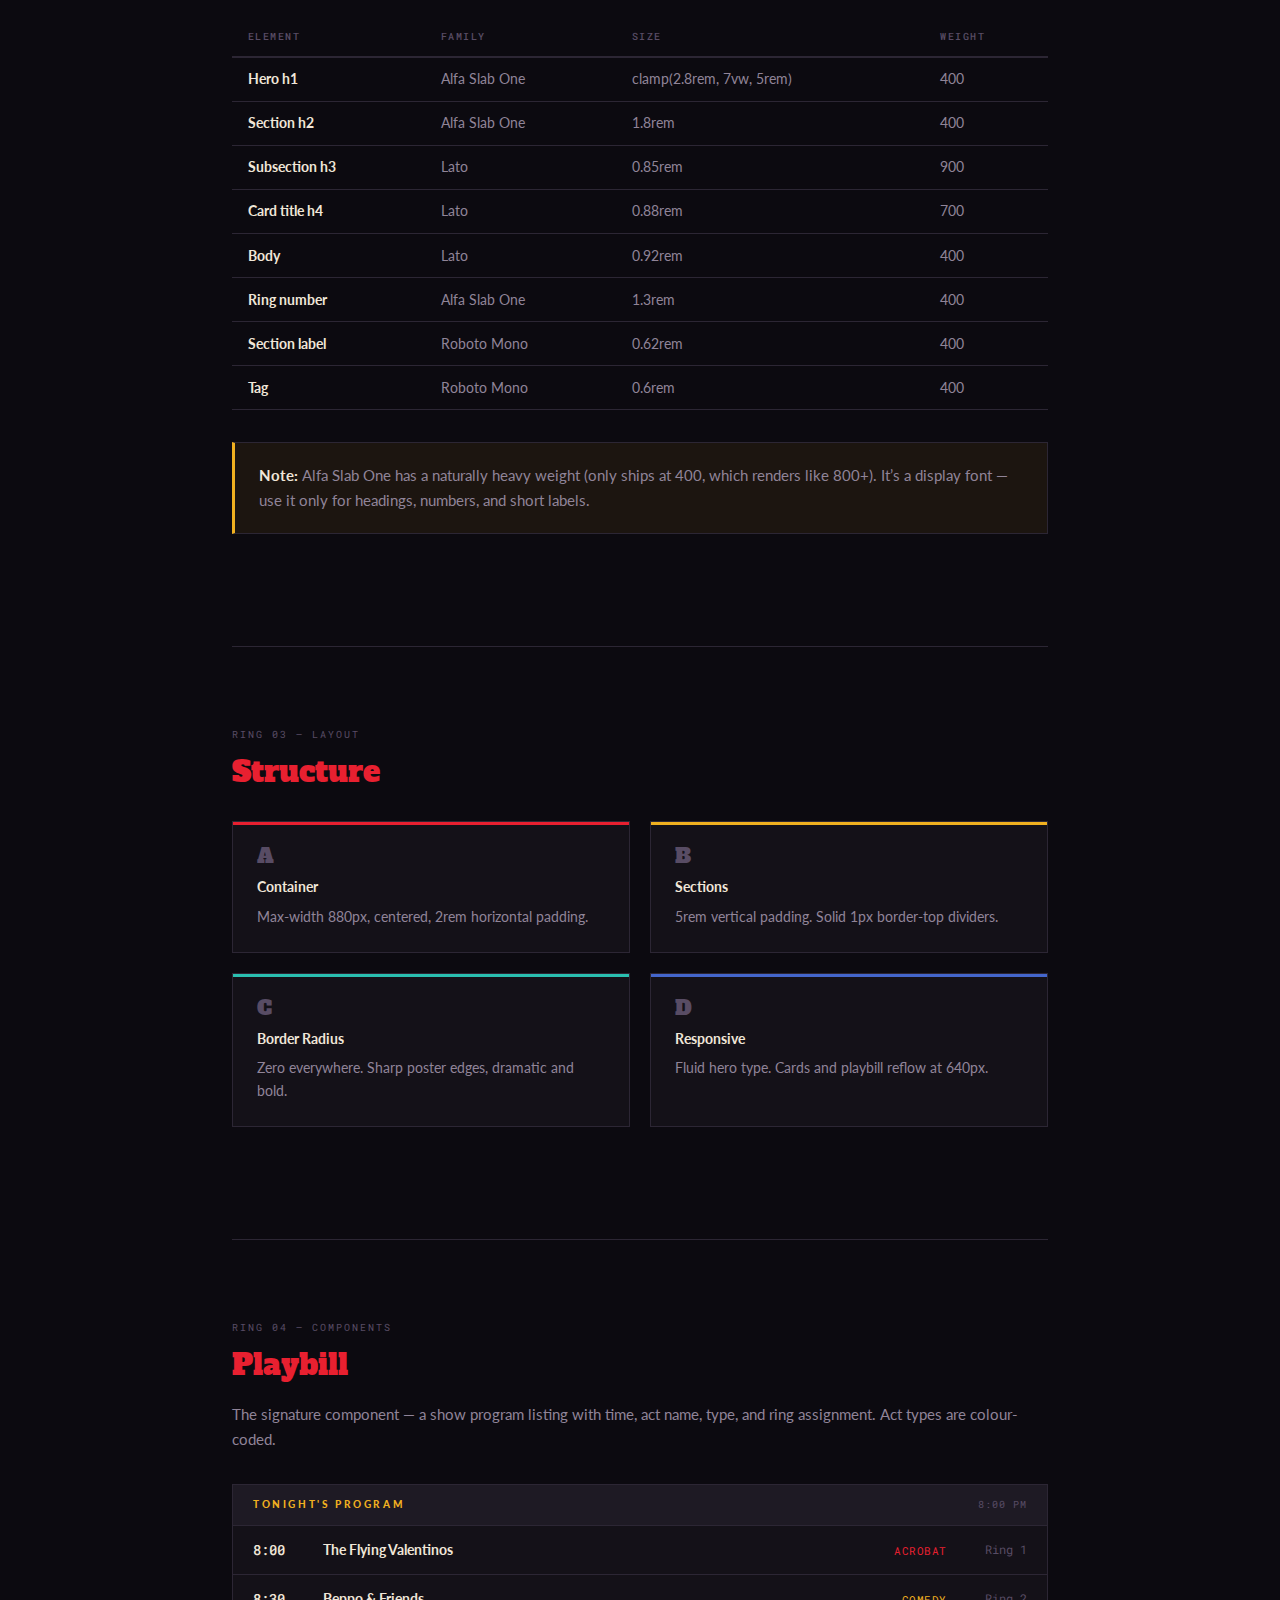
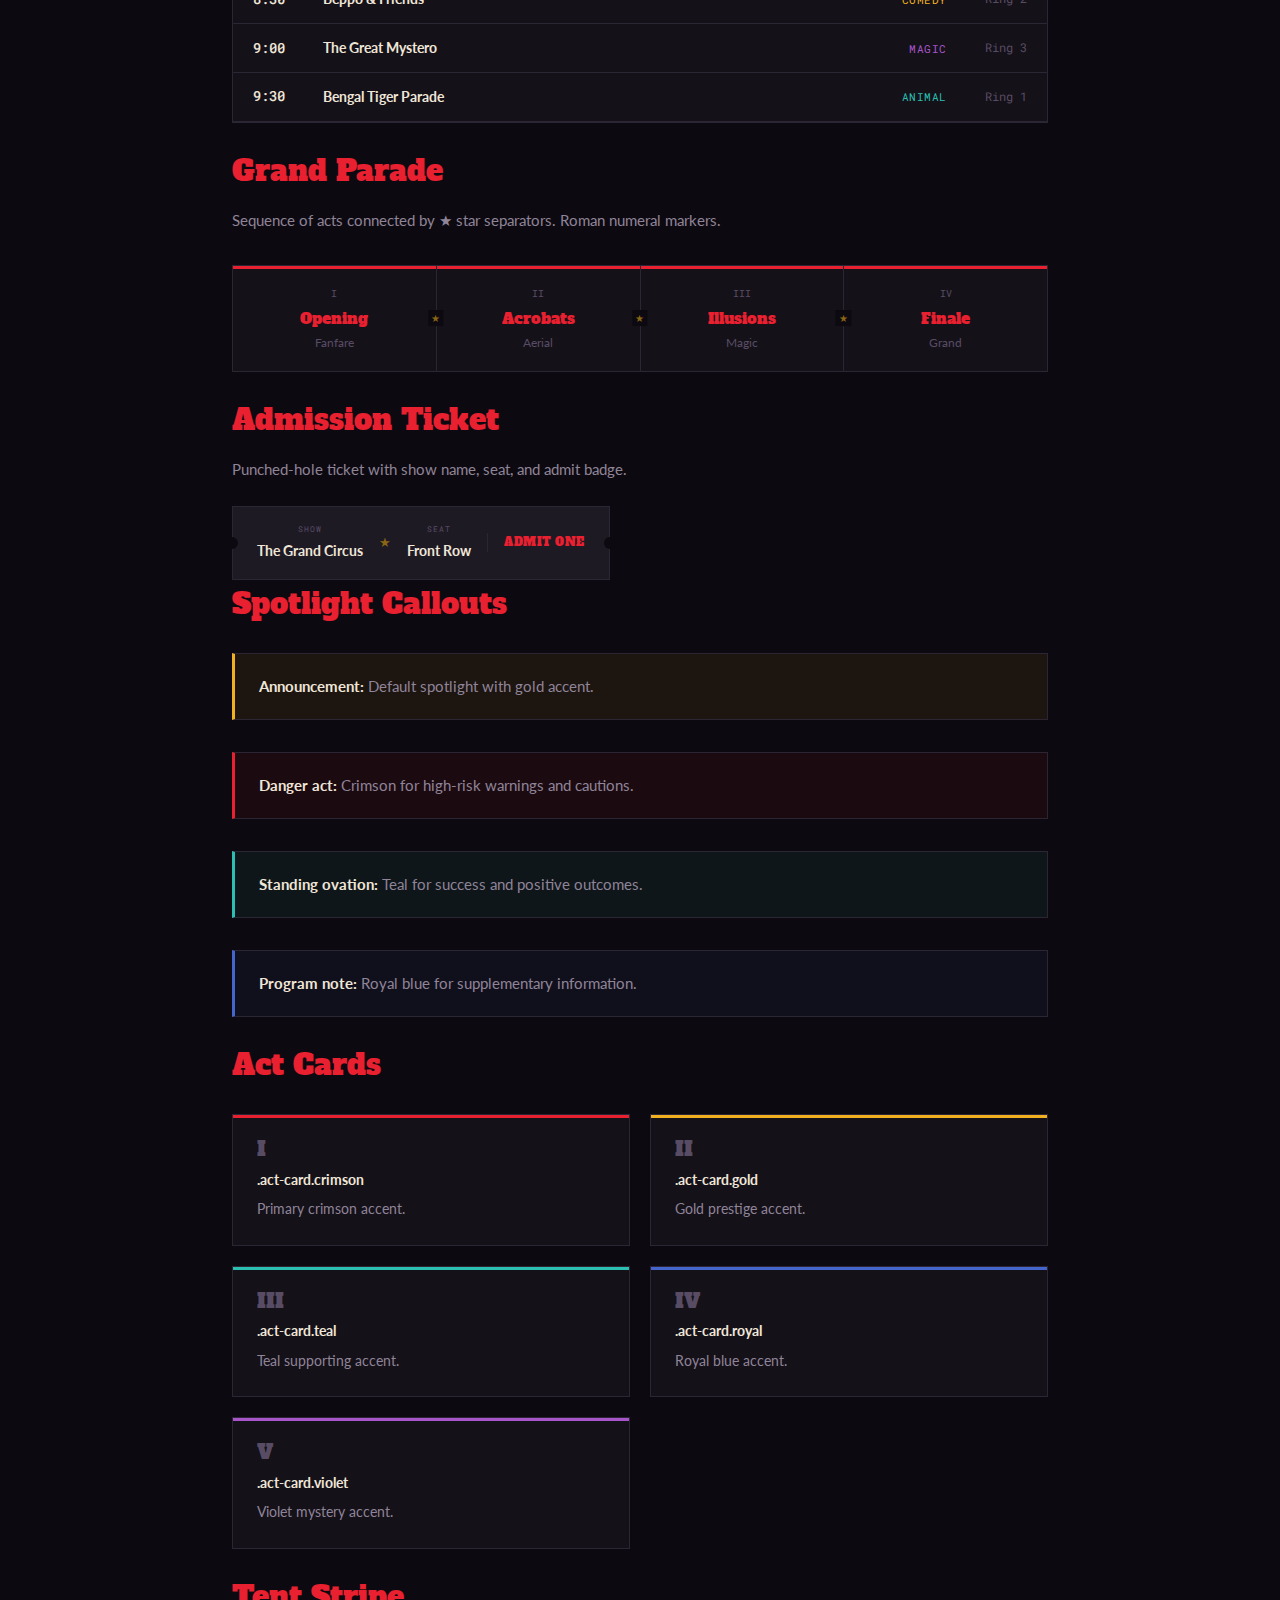
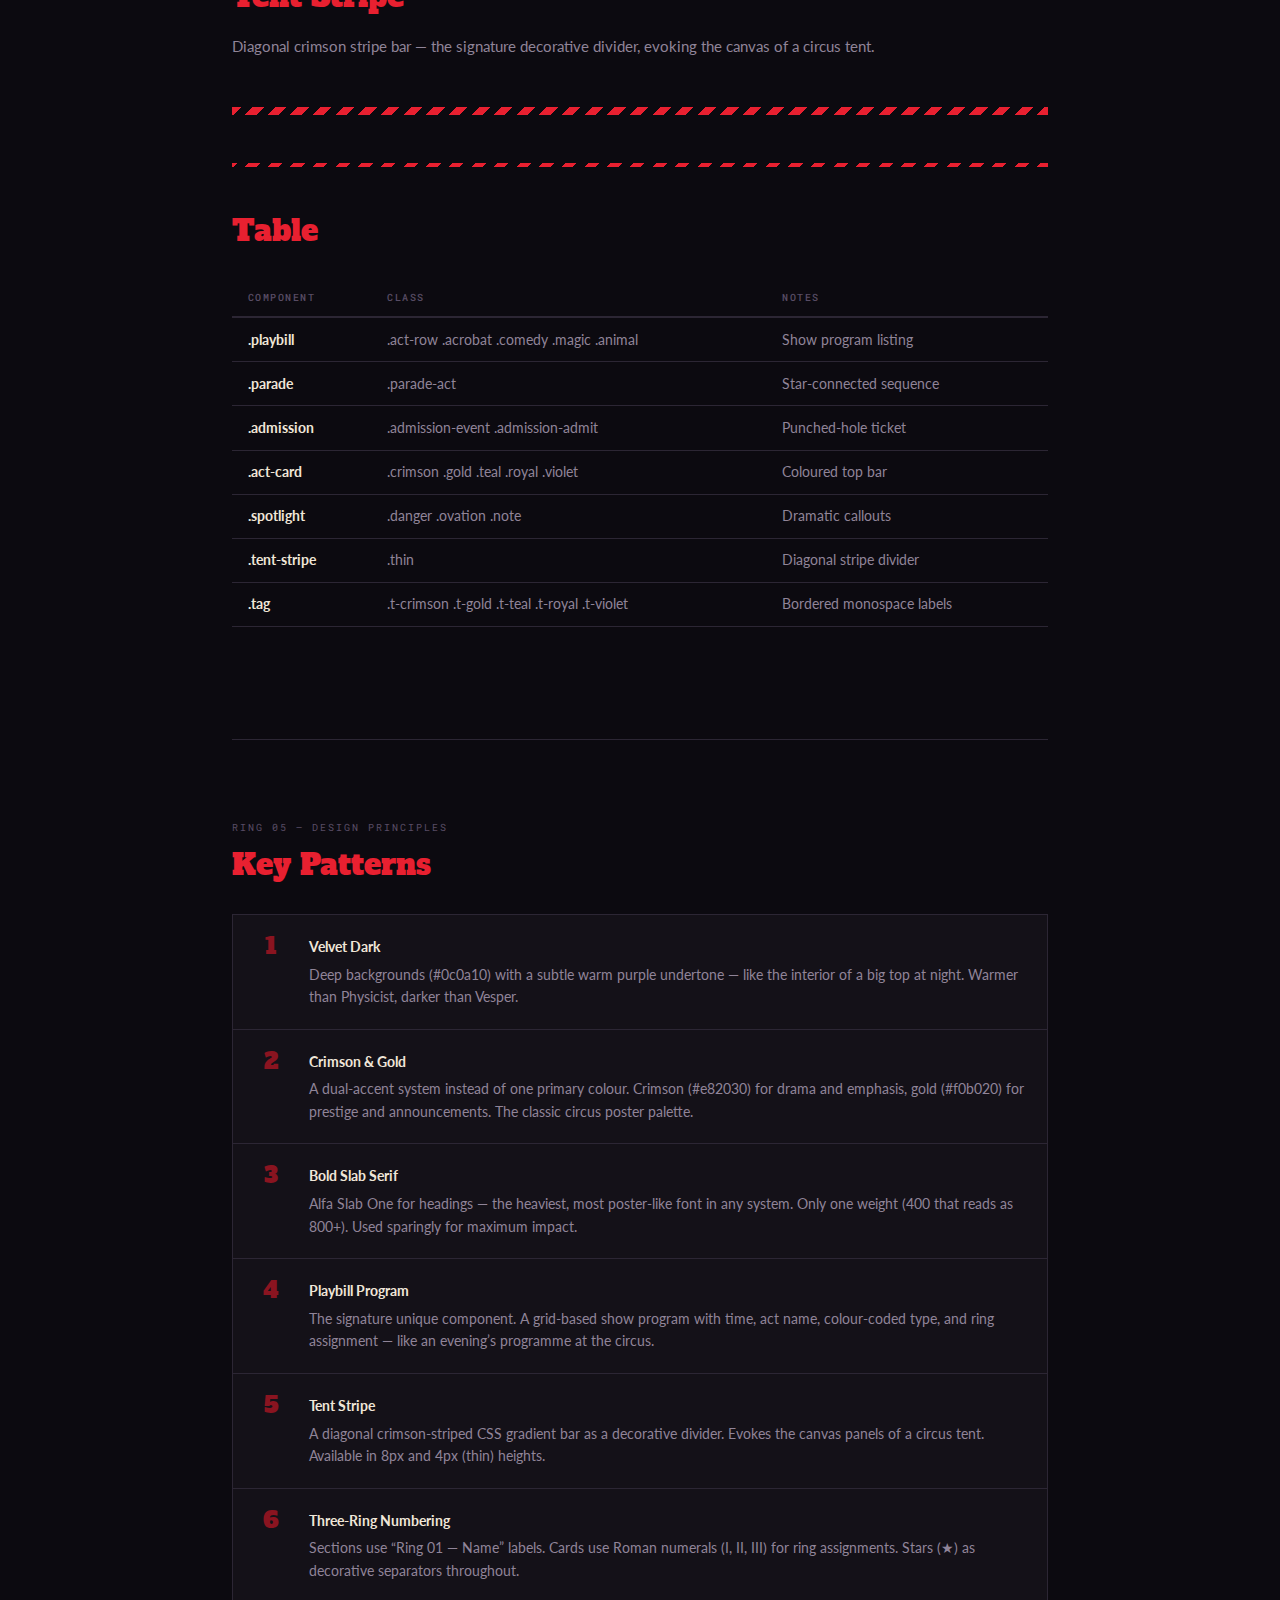
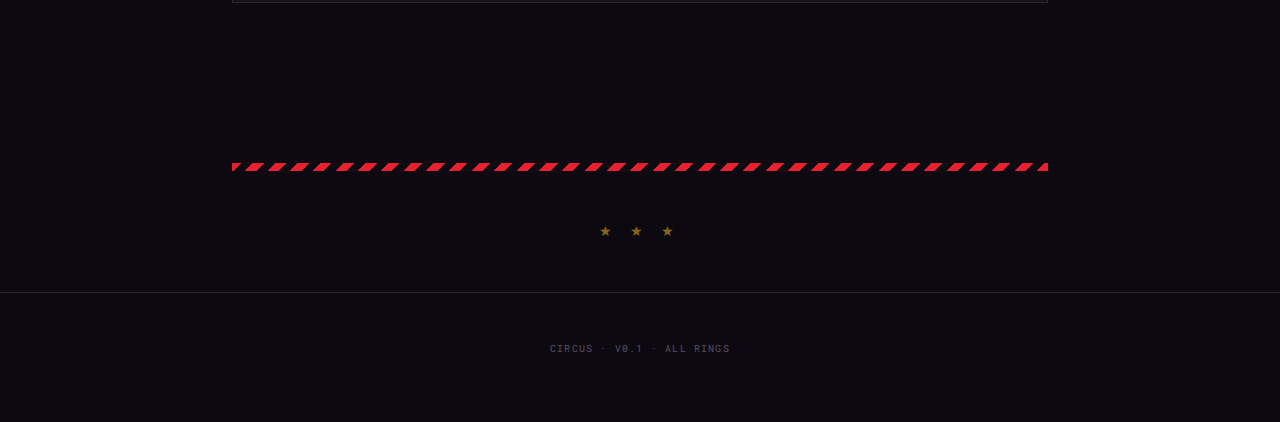
<file: circus/index.html>
<!DOCTYPE html>
<html lang="en">
<head>
<meta charset="UTF-8">
<meta name="viewport" content="width=device-width, initial-scale=1.0">
<title>Circus — Big Top Design System</title>
<link rel="stylesheet" href="tokens.css">
<style>
  .swatch-grid {
    display: grid;
    grid-template-columns: repeat(auto-fill, minmax(120px, 1fr));
    gap: 0.75rem;
    margin: 1.5rem 0;
  }
  .swatch {
    border: 1px solid var(--border);
    overflow: hidden;
  }
  .swatch-color { height: 48px; }
  .swatch-info { padding: 0.5rem 0.65rem; background: var(--surface); }
  .swatch-info .swatch-name {
    font-family: 'Roboto Mono', monospace;
    font-size: 0.6rem;
    color: var(--text);
    margin-bottom: 0.1rem;
  }
  .swatch-info .swatch-hex {
    font-family: 'Roboto Mono', monospace;
    font-size: 0.55rem;
    color: var(--text-faint);
  }

  .font-sample {
    padding: 1.5rem;
    background: var(--surface);
    border: 1px solid var(--border);
    margin-bottom: 0.75rem;
  }
  .font-sample .sample-label {
    font-family: 'Roboto Mono', monospace;
    font-size: 0.55rem;
    letter-spacing: 0.12em;
    text-transform: uppercase;
    color: var(--text-faint);
    margin-bottom: 0.75rem;
  }
  .font-sample-heading {
    font-family: 'Alfa Slab One', serif;
    font-size: 1.8rem;
    color: var(--text);
    line-height: 1.1;
  }
  .font-sample-body {
    font-family: 'Lato', sans-serif;
    font-size: 1rem;
    color: var(--text-dim);
    font-weight: 400;
    line-height: 1.7;
  }
  .font-sample-mono {
    font-family: 'Roboto Mono', monospace;
    font-size: 0.82rem;
    color: var(--text-dim);
  }

  .file-link {
    display: flex;
    align-items: center;
    gap: 1rem;
    padding: 1.25rem;
    background: var(--surface);
    border: 1px solid var(--border);
    text-decoration: none;
    transition: border-color 0.2s;
  }
  .file-link:hover { border-color: var(--gold-dim); }
  .file-link .file-icon {
    font-family: 'Roboto Mono', monospace;
    font-size: 0.6rem;
    color: var(--gold);
    letter-spacing: 0.08em;
    flex-shrink: 0;
  }
  .file-link h4 { margin-bottom: 0.2rem; }
  .file-link p { margin: 0; font-size: 0.88rem; }

  .inline-code {
    font-family: 'Roboto Mono', monospace;
    font-size: 0.8rem;
    background: var(--surface-2);
    padding: 0.15em 0.4em;
    color: var(--gold);
  }

  .text-tier-demo {
    padding: 1.25rem;
    background: var(--surface);
    border: 1px solid var(--border);
    margin: 1.5rem 0;
  }
  .text-tier-demo .tier {
    display: flex;
    align-items: baseline;
    gap: 1rem;
    padding: 0.5rem 0;
  }
  .text-tier-demo .tier + .tier { border-top: 1px solid var(--border); }
  .text-tier-demo .tier-label {
    font-family: 'Roboto Mono', monospace;
    font-size: 0.55rem;
    color: var(--text-faint);
    width: 5.5rem;
    flex-shrink: 0;
    text-align: right;
  }
</style>
</head>
<body>

<!-- ============ HERO ============ -->
<div class="hero">
  <div class="hero-label">Ladies &amp; Gentlemen</div>
  <h1><span>Circus</span></h1>
  <p>A big-top design system with velvet-dark backgrounds, crimson and gold accents, bold slab-serif headings, playbill programs, admission tickets, and the dramatic energy of a three-ring show.</p>
  <div class="hero-version">v0.1 &middot; <a href="template.html" style="color: var(--text-faint); text-decoration: underline; text-underline-offset: 3px;">view starter template</a></div>
</div>

<div class="container">

<!-- ============ QUICK START ============ -->
<section>
  <div class="section-num">Ring 00 &mdash; Quick Start</div>
  <h2>Getting Started</h2>
  <p>Copy <span class="inline-code">template.html</span> and <span class="inline-code">tokens.css</span> into your project.</p>

  <div class="card-grid">
    <a href="template.html" class="file-link">
      <div class="file-icon">[HTML]</div>
      <div>
        <h4>template.html</h4>
        <p>Starter document with every component</p>
      </div>
    </a>
    <a href="tokens.css" class="file-link">
      <div class="file-icon">[CSS]</div>
      <div>
        <h4>tokens.css</h4>
        <p>Variables, reset, and all component styles</p>
      </div>
    </a>
  </div>
</section>

<!-- ============ COLORS ============ -->
<section>
  <div class="section-num">Ring 01 &mdash; Colour Palette</div>
  <h2>Velvet Dark</h2>
  <p>Deep backgrounds with a <strong>subtle warm purple undertone</strong> &mdash; like the inside of a big top at night, lit only by spotlights. Darker and warmer than Vesper&rsquo;s cooler purple.</p>

  <div class="swatch-grid">
    <div class="swatch"><div class="swatch-color" style="background: #0c0a10;"></div><div class="swatch-info"><div class="swatch-name">--bg</div><div class="swatch-hex">#0c0a10</div></div></div>
    <div class="swatch"><div class="swatch-color" style="background: #141118;"></div><div class="swatch-info"><div class="swatch-name">--surface</div><div class="swatch-hex">#141118</div></div></div>
    <div class="swatch"><div class="swatch-color" style="background: #1e1a24;"></div><div class="swatch-info"><div class="swatch-name">--surface-2</div><div class="swatch-hex">#1e1a24</div></div></div>
    <div class="swatch"><div class="swatch-color" style="background: #2c2634;"></div><div class="swatch-info"><div class="swatch-name">--border</div><div class="swatch-hex">#2c2634</div></div></div>
  </div>

  <h3>Text Hierarchy</h3>
  <div class="text-tier-demo">
    <div class="tier">
      <div class="tier-label">--text</div>
      <div style="color: var(--text); font-weight: 700;">Primary &mdash; headings, act names, emphasis</div>
    </div>
    <div class="tier">
      <div class="tier-label">--text-dim</div>
      <div style="color: var(--text-dim);">Dim &mdash; body paragraphs, descriptions</div>
    </div>
    <div class="tier">
      <div class="tier-label">--text-faint</div>
      <div style="color: var(--text-faint);">Faint &mdash; labels, ring numbers, metadata</div>
    </div>
  </div>

  <h3>Crimson &amp; Gold</h3>
  <p>The two headliner accents. <strong>Crimson</strong> for drama, danger, and primary emphasis. <strong>Gold</strong> for prestige, announcements, and secondary emphasis.</p>

  <div class="swatch-grid">
    <div class="swatch"><div class="swatch-color" style="background: #e82030;"></div><div class="swatch-info"><div class="swatch-name">--crimson</div><div class="swatch-hex">#e82030</div></div></div>
    <div class="swatch"><div class="swatch-color" style="background: #8a1420;"></div><div class="swatch-info"><div class="swatch-name">--crimson-dim</div><div class="swatch-hex">#8a1420</div></div></div>
    <div class="swatch"><div class="swatch-color" style="background: #f0b020;"></div><div class="swatch-info"><div class="swatch-name">--gold</div><div class="swatch-hex">#f0b020</div></div></div>
    <div class="swatch"><div class="swatch-color" style="background: #8a6614;"></div><div class="swatch-info"><div class="swatch-name">--gold-dim</div><div class="swatch-hex">#8a6614</div></div></div>
  </div>

  <h3>Supporting Cast</h3>
  <p>Three accent colours for variety and supporting roles. Each has full, dim, and fill (7% opacity) variants.</p>

  <div class="swatch-grid">
    <div class="swatch"><div class="swatch-color" style="background: #2abfb0;"></div><div class="swatch-info"><div class="swatch-name">--teal</div><div class="swatch-hex">#2abfb0</div></div></div>
    <div class="swatch"><div class="swatch-color" style="background: #4466cc;"></div><div class="swatch-info"><div class="swatch-name">--royal</div><div class="swatch-hex">#4466cc</div></div></div>
    <div class="swatch"><div class="swatch-color" style="background: #a855cc;"></div><div class="swatch-info"><div class="swatch-name">--violet</div><div class="swatch-hex">#a855cc</div></div></div>
  </div>

  <p>Tags across the palette:
    <span class="tag t-crimson">Crimson</span>
    <span class="tag t-gold">Gold</span>
    <span class="tag t-teal">Teal</span>
    <span class="tag t-royal">Royal</span>
    <span class="tag t-violet">Violet</span>
  </p>
</section>

<!-- ============ TYPOGRAPHY ============ -->
<section>
  <div class="section-num">Ring 02 &mdash; Typography</div>
  <h2>Font Stack</h2>
  <p><strong>Alfa Slab One for headings</strong> (bold slab serif, circus poster energy), <strong>Lato for body</strong> (clean, versatile), <strong>Roboto Mono for labels</strong> (structured data).</p>

  <div class="font-sample">
    <div class="sample-label">Alfa Slab One &mdash; Headings, ring numbers, display text (400)</div>
    <div class="font-sample-heading">The quick brown fox jumps over the lazy dog</div>
  </div>

  <div class="font-sample">
    <div class="sample-label">Lato &mdash; Body text, descriptions, card content (300&ndash;900)</div>
    <div class="font-sample-body">The quick brown fox jumps over the lazy dog. Body text uses weight 400 by default. <strong>Strong text uses weight 700</strong> and the cream text color.</div>
  </div>

  <div class="font-sample">
    <div class="sample-label">Roboto Mono &mdash; Labels, tags, showtimes, section numbers</div>
    <div class="font-sample-mono">Ring 01 &mdash; ACROBAT &middot; 8:00 PM &middot; Front Row &middot; ADMIT ONE</div>
  </div>

  <h3>Type Scale</h3>
  <table class="info-table">
    <thead>
      <tr><th>Element</th><th>Family</th><th>Size</th><th>Weight</th></tr>
    </thead>
    <tbody>
      <tr><td>Hero h1</td><td>Alfa Slab One</td><td>clamp(2.8rem, 7vw, 5rem)</td><td>400</td></tr>
      <tr><td>Section h2</td><td>Alfa Slab One</td><td>1.8rem</td><td>400</td></tr>
      <tr><td>Subsection h3</td><td>Lato</td><td>0.85rem</td><td>900</td></tr>
      <tr><td>Card title h4</td><td>Lato</td><td>0.88rem</td><td>700</td></tr>
      <tr><td>Body</td><td>Lato</td><td>0.92rem</td><td>400</td></tr>
      <tr><td>Ring number</td><td>Alfa Slab One</td><td>1.3rem</td><td>400</td></tr>
      <tr><td>Section label</td><td>Roboto Mono</td><td>0.62rem</td><td>400</td></tr>
      <tr><td>Tag</td><td>Roboto Mono</td><td>0.6rem</td><td>400</td></tr>
    </tbody>
  </table>

  <div class="spotlight">
    <p><strong>Note:</strong> Alfa Slab One has a naturally heavy weight (only ships at 400, which renders like 800+). It&rsquo;s a display font &mdash; use it only for headings, numbers, and short labels.</p>
  </div>
</section>

<!-- ============ LAYOUT ============ -->
<section>
  <div class="section-num">Ring 03 &mdash; Layout</div>
  <h2>Structure</h2>

  <div class="card-grid">
    <div class="act-card crimson">
      <div class="card-ring">A</div>
      <h4>Container</h4>
      <p>Max-width 880px, centered, 2rem horizontal padding.</p>
    </div>
    <div class="act-card gold">
      <div class="card-ring">B</div>
      <h4>Sections</h4>
      <p>5rem vertical padding. Solid 1px border-top dividers.</p>
    </div>
    <div class="act-card teal">
      <div class="card-ring">C</div>
      <h4>Border Radius</h4>
      <p>Zero everywhere. Sharp poster edges, dramatic and bold.</p>
    </div>
    <div class="act-card royal">
      <div class="card-ring">D</div>
      <h4>Responsive</h4>
      <p>Fluid hero type. Cards and playbill reflow at 640px.</p>
    </div>
  </div>
</section>

<!-- ============ COMPONENTS ============ -->
<section>
  <div class="section-num">Ring 04 &mdash; Components</div>
  <h2>Playbill</h2>
  <p>The signature component &mdash; a show program listing with time, act name, type, and ring assignment. Act types are colour-coded.</p>

  <div class="playbill">
    <div class="playbill-header">
      Tonight's Program
      <span class="showtime">8:00 PM</span>
    </div>
    <div class="act-row">
      <div class="act-time">8:00</div>
      <div class="act-name">The Flying Valentinos</div>
      <div class="act-type acrobat">Acrobat</div>
      <div class="act-ring">Ring 1</div>
    </div>
    <div class="act-row">
      <div class="act-time">8:30</div>
      <div class="act-name">Beppo &amp; Friends</div>
      <div class="act-type comedy">Comedy</div>
      <div class="act-ring">Ring 2</div>
    </div>
    <div class="act-row">
      <div class="act-time">9:00</div>
      <div class="act-name">The Great Mystero</div>
      <div class="act-type magic">Magic</div>
      <div class="act-ring">Ring 3</div>
    </div>
    <div class="act-row">
      <div class="act-time">9:30</div>
      <div class="act-name">Bengal Tiger Parade</div>
      <div class="act-type animal">Animal</div>
      <div class="act-ring">Ring 1</div>
    </div>
  </div>

  <h2>Grand Parade</h2>
  <p>Sequence of acts connected by &#9733; star separators. Roman numeral markers.</p>

  <div class="parade">
    <div class="parade-act">
      <div class="parade-num">I</div>
      <div class="parade-name">Opening</div>
      <div class="parade-desc">Fanfare</div>
    </div>
    <div class="parade-act">
      <div class="parade-num">II</div>
      <div class="parade-name">Acrobats</div>
      <div class="parade-desc">Aerial</div>
    </div>
    <div class="parade-act">
      <div class="parade-num">III</div>
      <div class="parade-name">Illusions</div>
      <div class="parade-desc">Magic</div>
    </div>
    <div class="parade-act">
      <div class="parade-num">IV</div>
      <div class="parade-name">Finale</div>
      <div class="parade-desc">Grand</div>
    </div>
  </div>

  <h2>Admission Ticket</h2>
  <p>Punched-hole ticket with show name, seat, and admit badge.</p>

  <div class="admission">
    <div class="admission-event">
      <div class="admission-label">Show</div>
      <div class="admission-name">The Grand Circus</div>
    </div>
    <div class="admission-divider">&#9733;</div>
    <div class="admission-seat">
      <div class="admission-label">Seat</div>
      <div class="admission-name">Front Row</div>
    </div>
    <div class="admission-admit">ADMIT ONE</div>
  </div>

  <h2>Spotlight Callouts</h2>
  <div class="spotlight">
    <p><strong>Announcement:</strong> Default spotlight with gold accent.</p>
  </div>
  <div class="spotlight danger">
    <p><strong>Danger act:</strong> Crimson for high-risk warnings and cautions.</p>
  </div>
  <div class="spotlight ovation">
    <p><strong>Standing ovation:</strong> Teal for success and positive outcomes.</p>
  </div>
  <div class="spotlight note">
    <p><strong>Program note:</strong> Royal blue for supplementary information.</p>
  </div>

  <h2>Act Cards</h2>
  <div class="card-grid">
    <div class="act-card crimson">
      <div class="card-ring">I</div>
      <h4>.act-card.crimson</h4>
      <p>Primary crimson accent.</p>
    </div>
    <div class="act-card gold">
      <div class="card-ring">II</div>
      <h4>.act-card.gold</h4>
      <p>Gold prestige accent.</p>
    </div>
    <div class="act-card teal">
      <div class="card-ring">III</div>
      <h4>.act-card.teal</h4>
      <p>Teal supporting accent.</p>
    </div>
    <div class="act-card royal">
      <div class="card-ring">IV</div>
      <h4>.act-card.royal</h4>
      <p>Royal blue accent.</p>
    </div>
    <div class="act-card violet">
      <div class="card-ring">V</div>
      <h4>.act-card.violet</h4>
      <p>Violet mystery accent.</p>
    </div>
  </div>

  <h2>Tent Stripe</h2>
  <p>Diagonal crimson stripe bar &mdash; the signature decorative divider, evoking the canvas of a circus tent.</p>
  <div class="tent-stripe"></div>
  <div class="tent-stripe thin"></div>

  <h2>Table</h2>
  <table class="info-table">
    <thead>
      <tr><th>Component</th><th>Class</th><th>Notes</th></tr>
    </thead>
    <tbody>
      <tr><td>.playbill</td><td>.act-row .acrobat .comedy .magic .animal</td><td>Show program listing</td></tr>
      <tr><td>.parade</td><td>.parade-act</td><td>Star-connected sequence</td></tr>
      <tr><td>.admission</td><td>.admission-event .admission-admit</td><td>Punched-hole ticket</td></tr>
      <tr><td>.act-card</td><td>.crimson .gold .teal .royal .violet</td><td>Coloured top bar</td></tr>
      <tr><td>.spotlight</td><td>.danger .ovation .note</td><td>Dramatic callouts</td></tr>
      <tr><td>.tent-stripe</td><td>.thin</td><td>Diagonal stripe divider</td></tr>
      <tr><td>.tag</td><td>.t-crimson .t-gold .t-teal .t-royal .t-violet</td><td>Bordered monospace labels</td></tr>
    </tbody>
  </table>
</section>

<!-- ============ KEY PATTERNS ============ -->
<section>
  <div class="section-num">Ring 05 &mdash; Design Principles</div>
  <h2>Key Patterns</h2>

  <div class="num-list">
    <div class="num-item">
      <div class="item-num">1</div>
      <div>
        <h4>Velvet Dark</h4>
        <p>Deep backgrounds (#0c0a10) with a subtle warm purple undertone &mdash; like the interior of a big top at night. Warmer than Physicist, darker than Vesper.</p>
      </div>
    </div>
    <div class="num-item">
      <div class="item-num">2</div>
      <div>
        <h4>Crimson &amp; Gold</h4>
        <p>A dual-accent system instead of one primary colour. Crimson (#e82030) for drama and emphasis, gold (#f0b020) for prestige and announcements. The classic circus poster palette.</p>
      </div>
    </div>
    <div class="num-item">
      <div class="item-num">3</div>
      <div>
        <h4>Bold Slab Serif</h4>
        <p>Alfa Slab One for headings &mdash; the heaviest, most poster-like font in any system. Only one weight (400 that reads as 800+). Used sparingly for maximum impact.</p>
      </div>
    </div>
    <div class="num-item">
      <div class="item-num">4</div>
      <div>
        <h4>Playbill Program</h4>
        <p>The signature unique component. A grid-based show program with time, act name, colour-coded type, and ring assignment &mdash; like an evening&rsquo;s programme at the circus.</p>
      </div>
    </div>
    <div class="num-item">
      <div class="item-num">5</div>
      <div>
        <h4>Tent Stripe</h4>
        <p>A diagonal crimson-striped CSS gradient bar as a decorative divider. Evokes the canvas panels of a circus tent. Available in 8px and 4px (thin) heights.</p>
      </div>
    </div>
    <div class="num-item">
      <div class="item-num">6</div>
      <div>
        <h4>Three-Ring Numbering</h4>
        <p>Sections use &ldquo;Ring 01 &mdash; Name&rdquo; labels. Cards use Roman numerals (I, II, III) for ring assignments. Stars (&#9733;) as decorative separators throughout.</p>
      </div>
    </div>
  </div>
</section>

<div class="tent-stripe"></div>
<div class="ornament">&#9733; &#9733; &#9733;</div>

</div>

<!-- ============ FOOTER ============ -->
<footer>
  <div class="container">
    <p>Circus &middot; v0.1 &middot; All Rings</p>
  </div>
</footer>

</body>
</html>
</file>
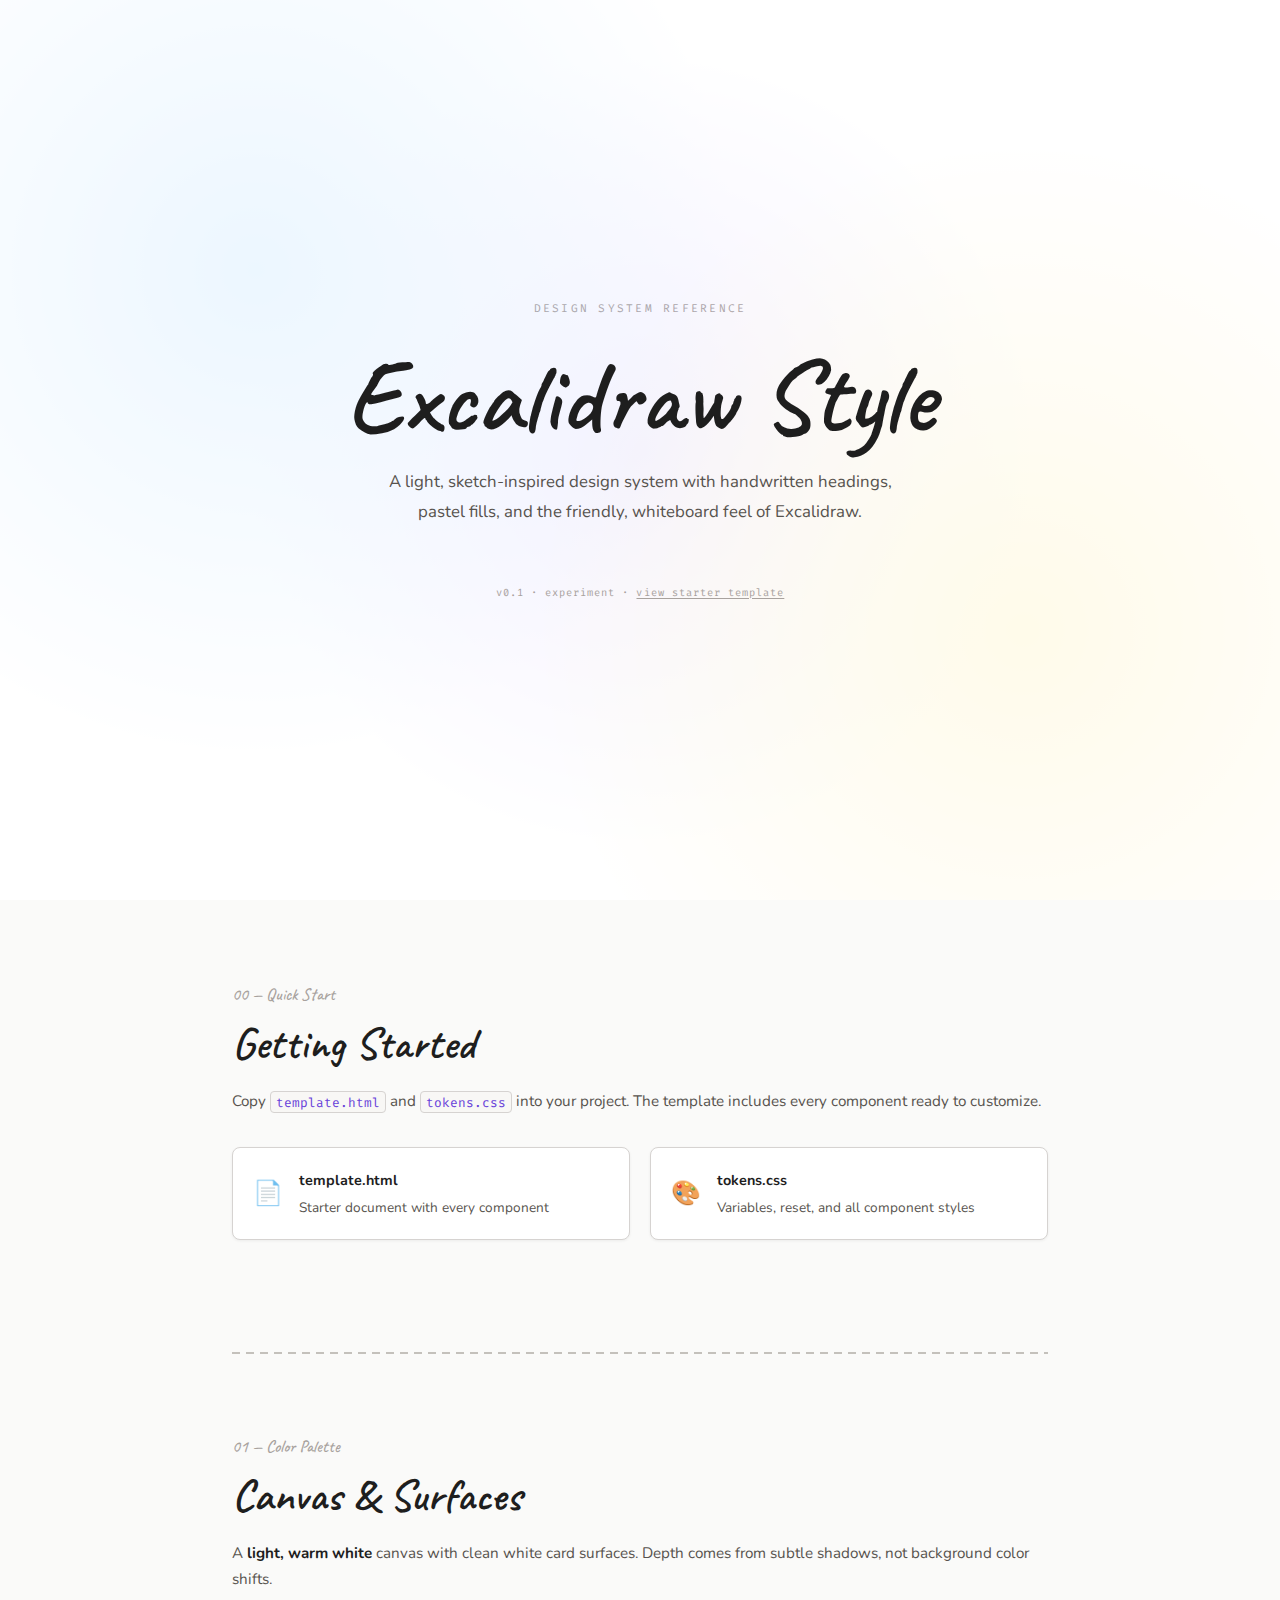
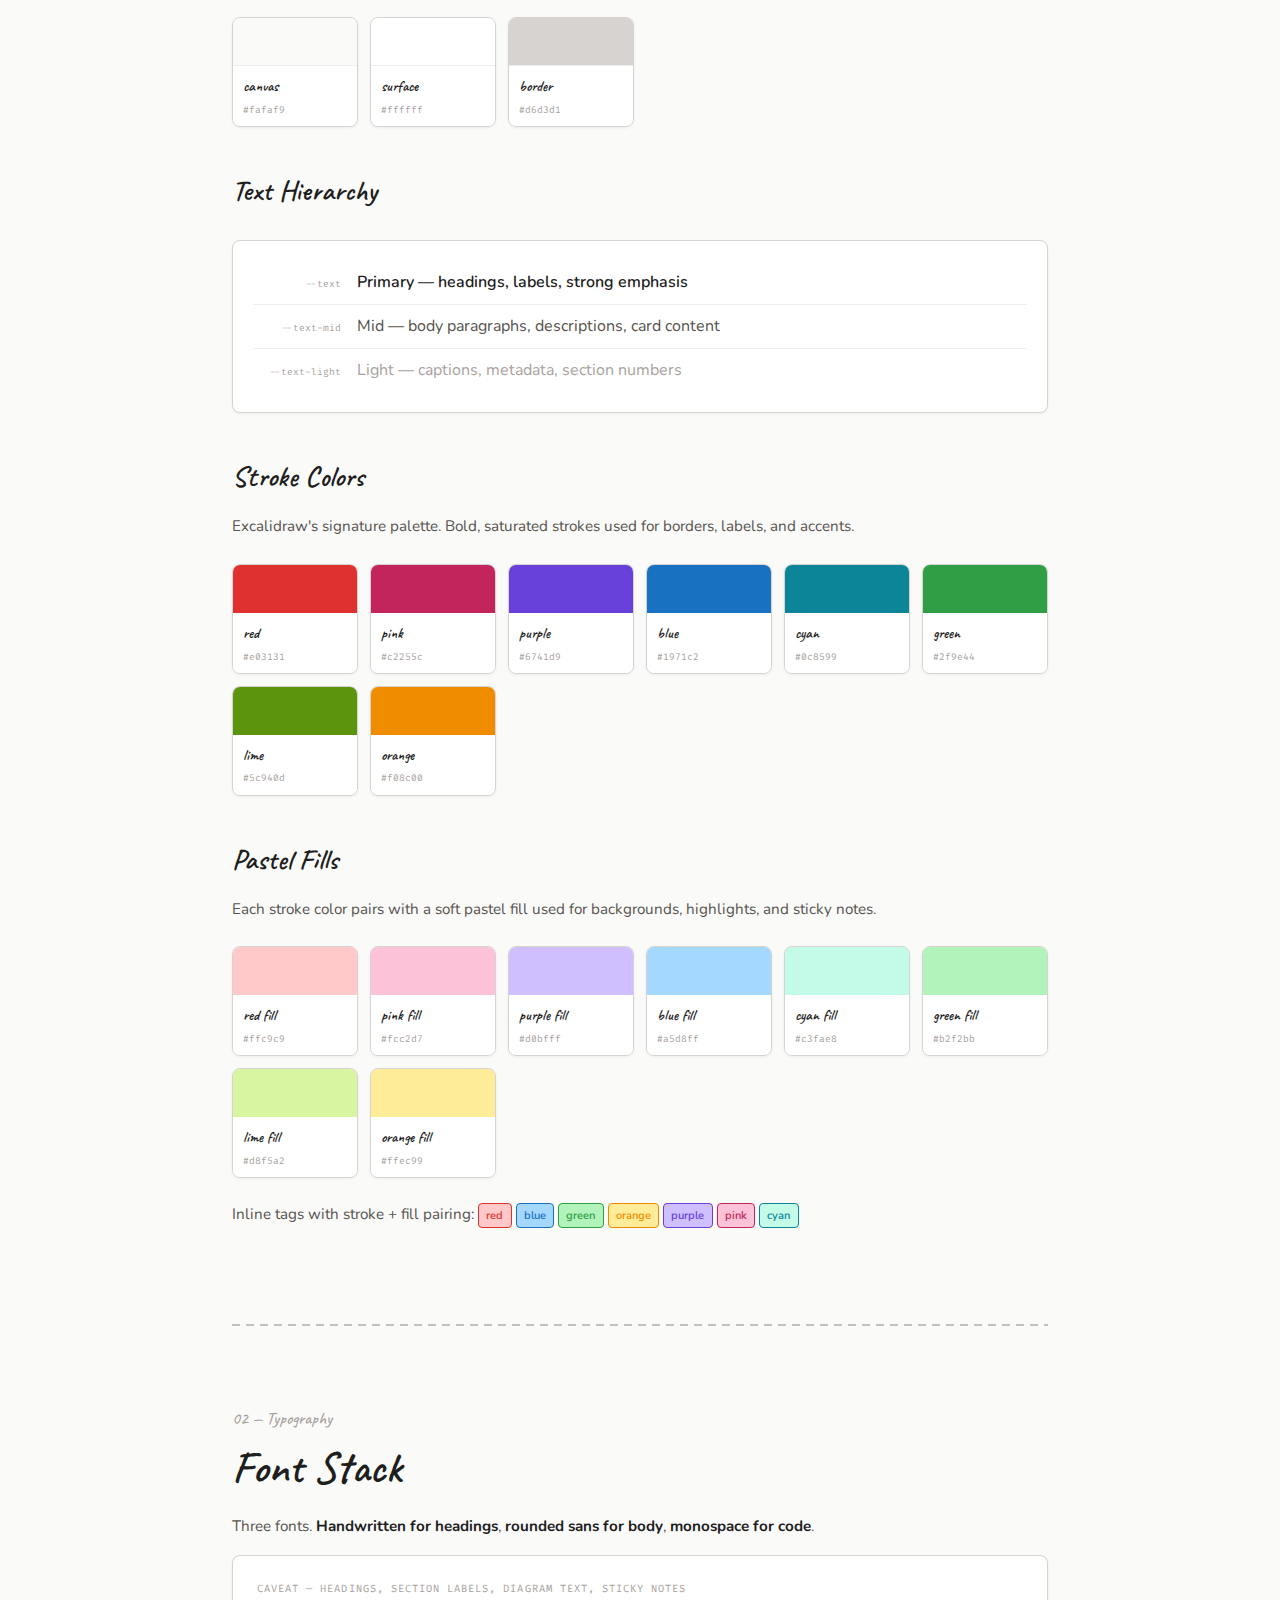
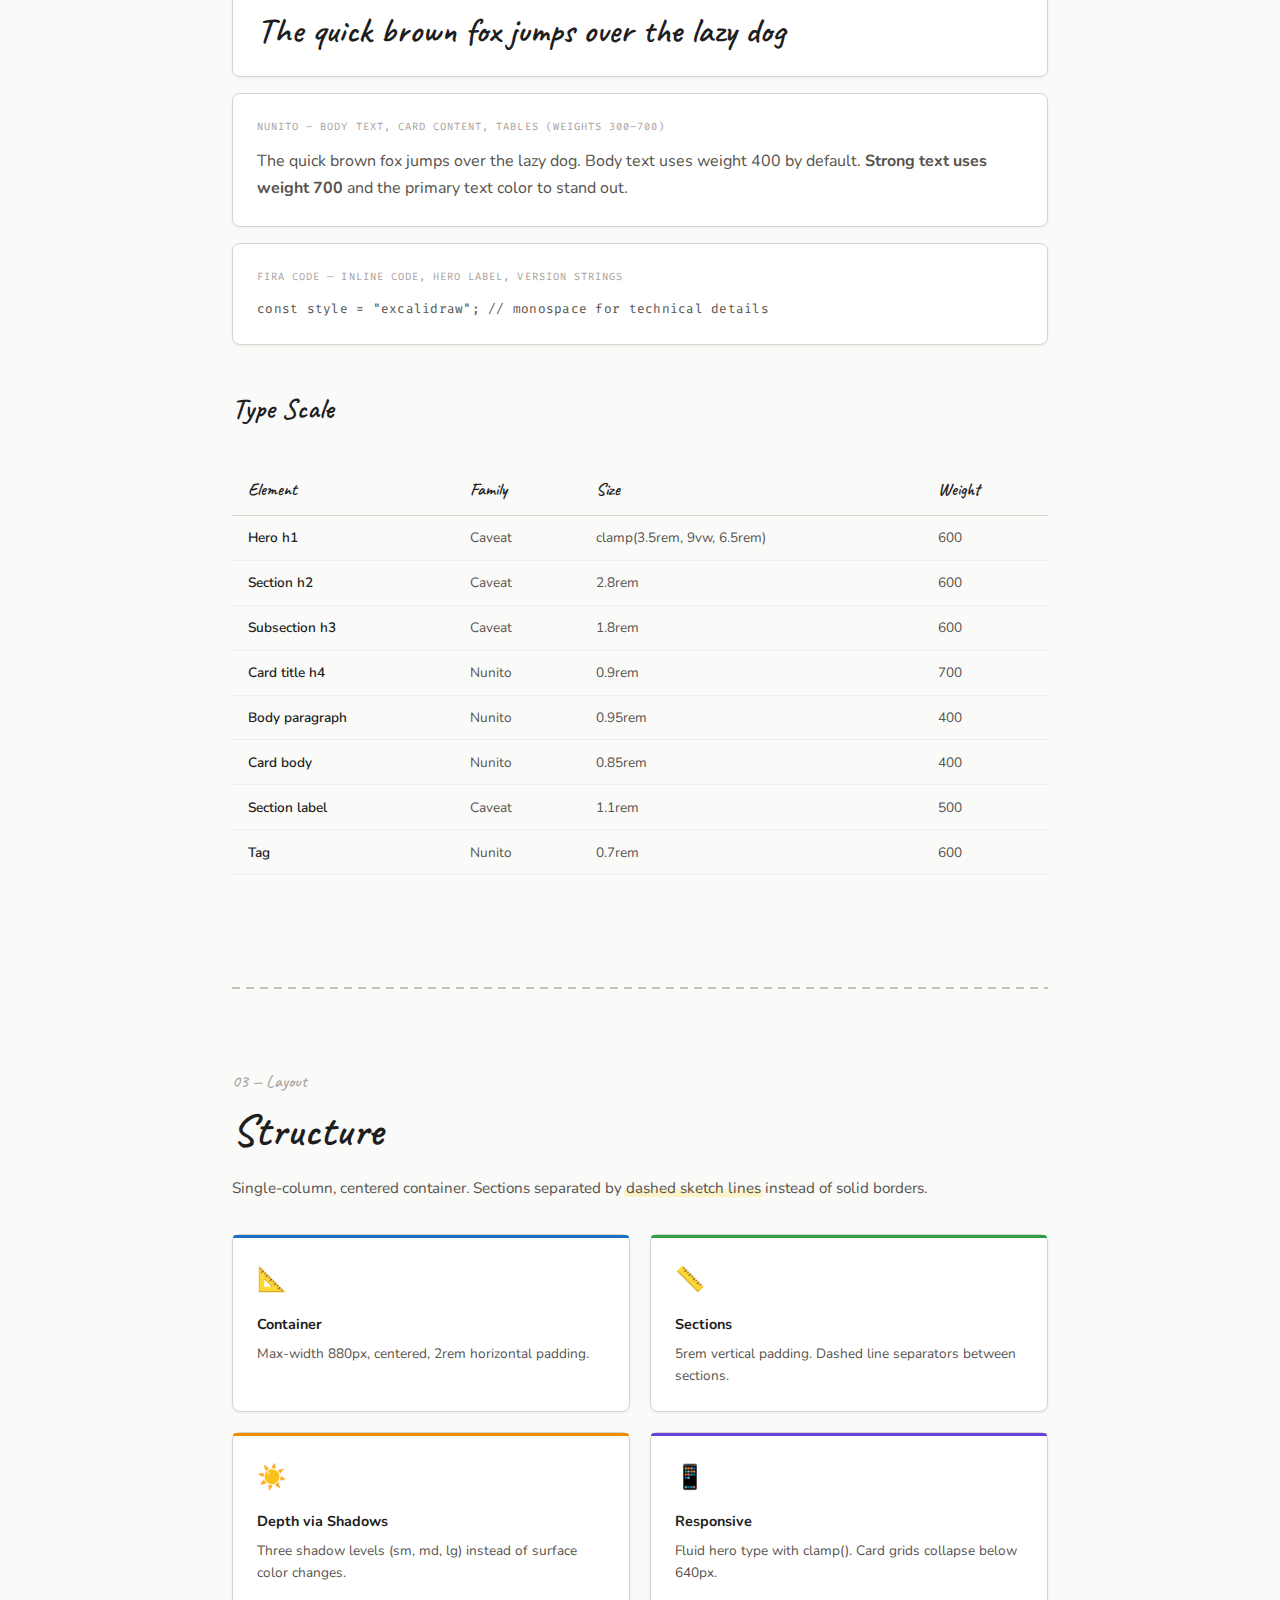
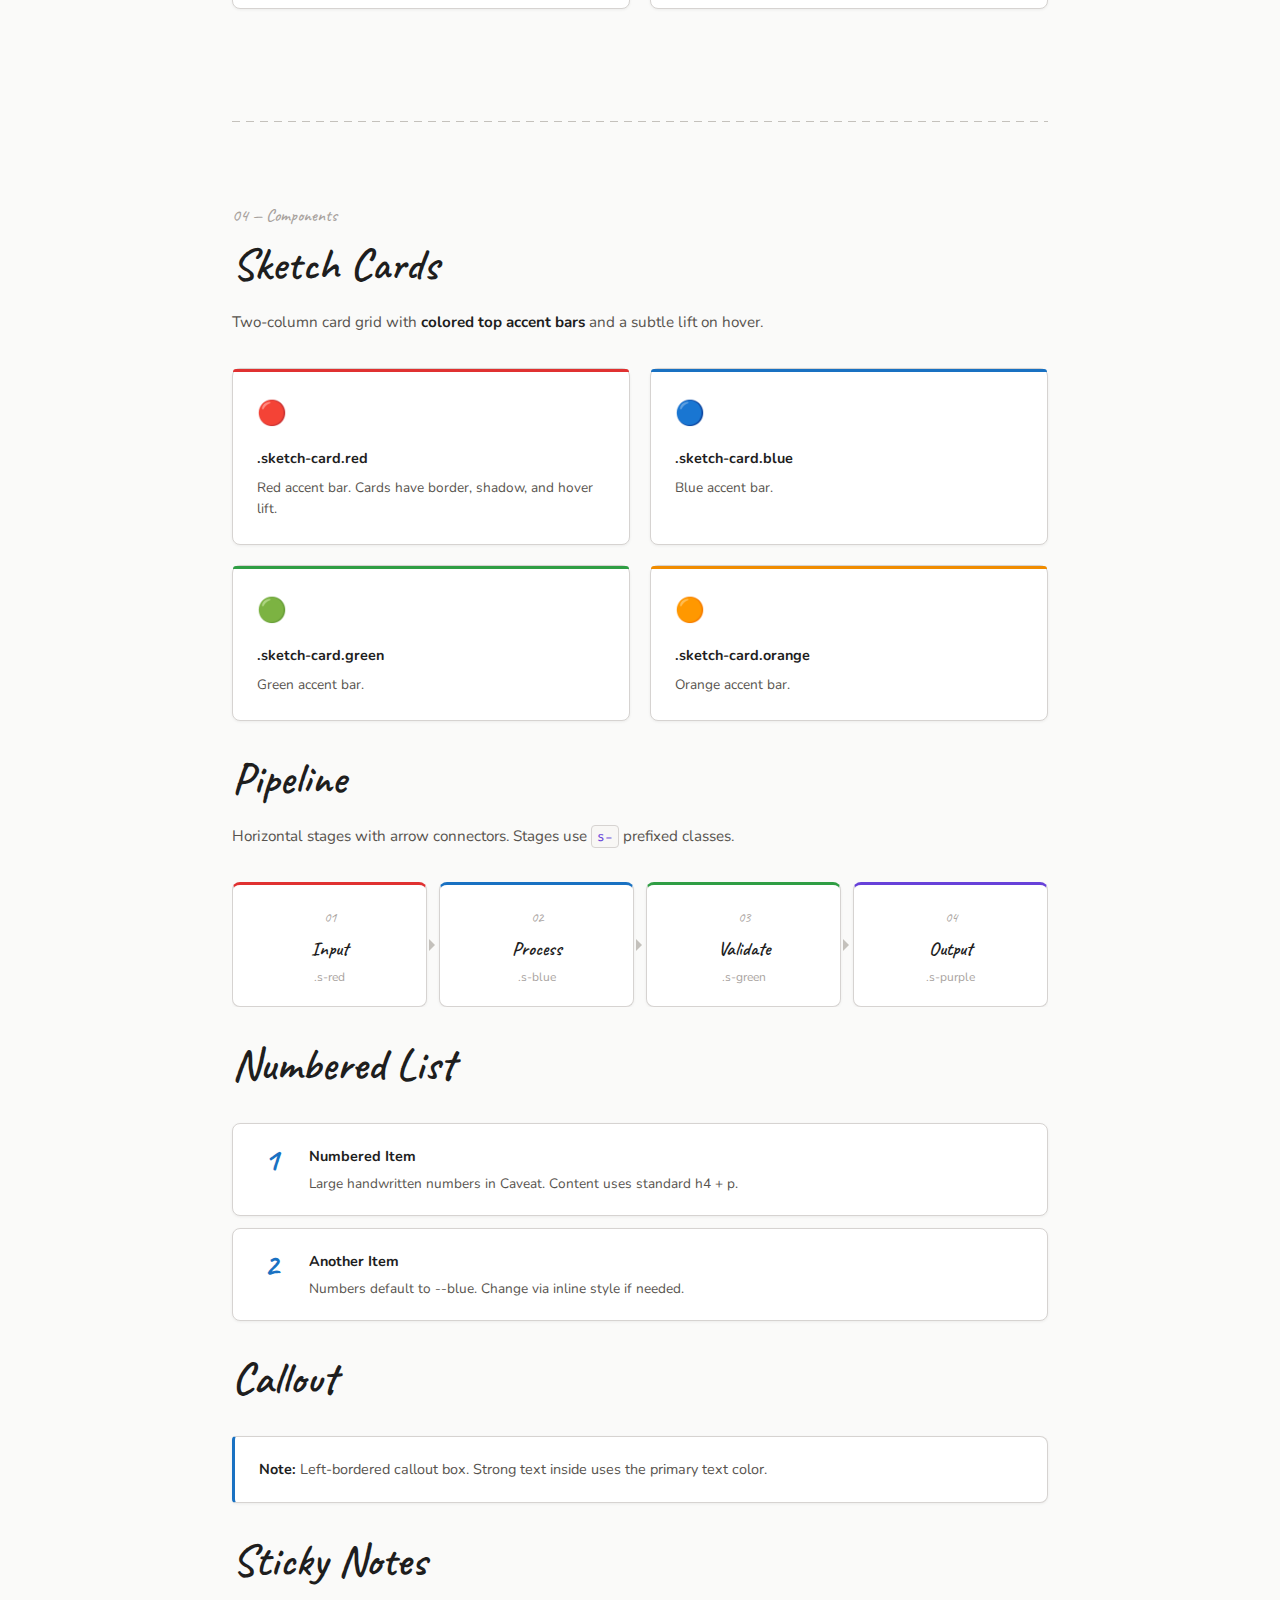
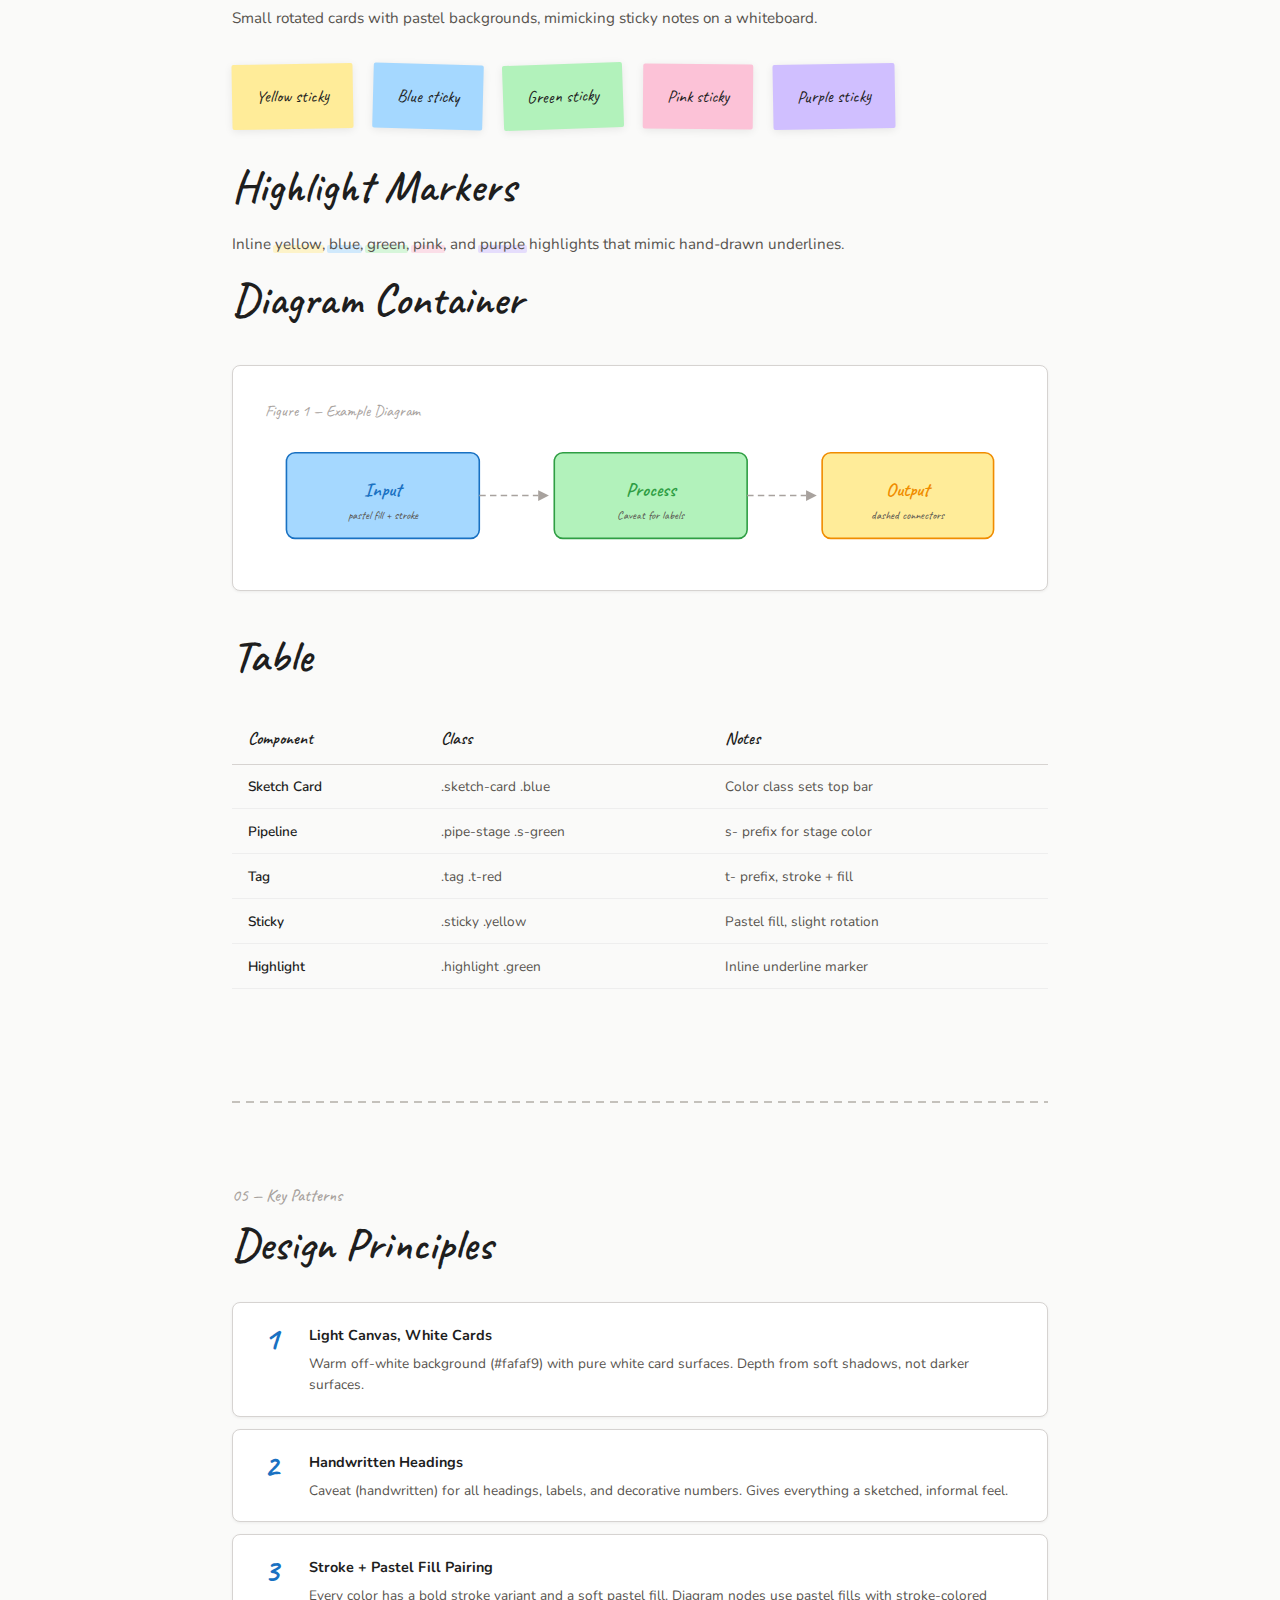
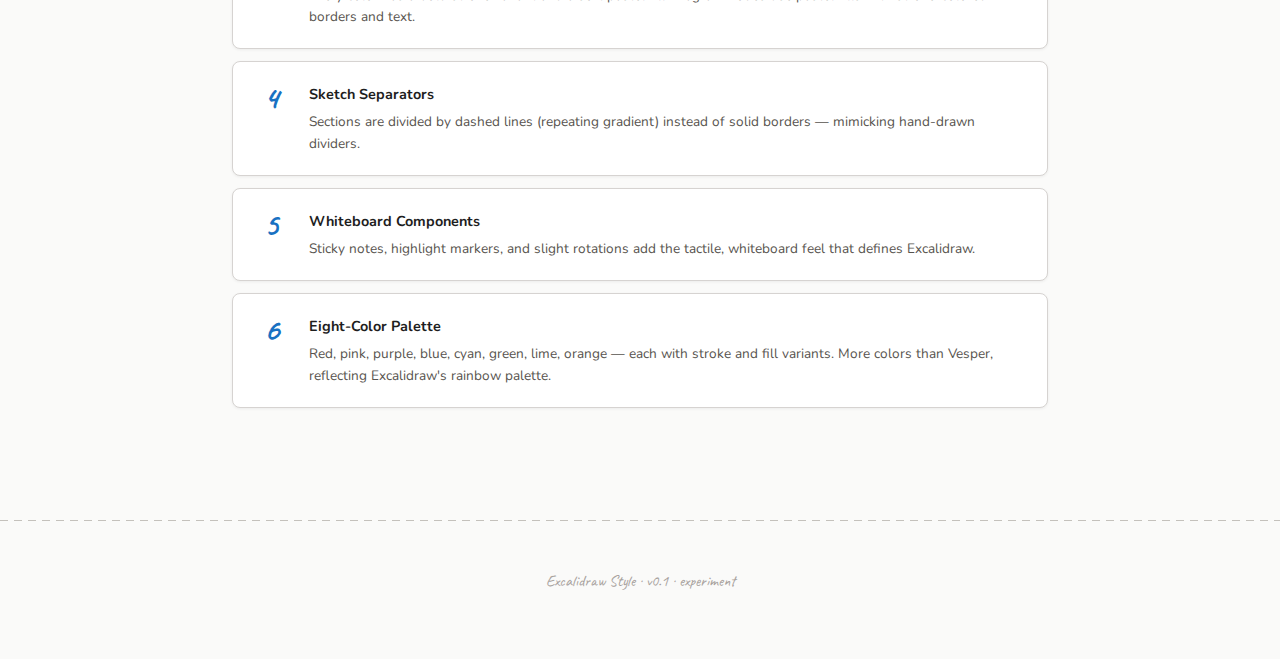
<file: excalidraw/index.html>
<!DOCTYPE html>
<html lang="en">
<head>
<meta charset="UTF-8">
<meta name="viewport" content="width=device-width, initial-scale=1.0">
<title>Excalidraw Style Guide</title>
<link rel="stylesheet" href="tokens.css">
<style>
  /* === Index-specific styles === */
  .swatch-grid {
    display: grid;
    grid-template-columns: repeat(auto-fill, minmax(120px, 1fr));
    gap: 0.75rem;
    margin: 1.5rem 0;
  }
  .swatch {
    border-radius: 8px;
    border: 1.5px solid var(--border);
    overflow: hidden;
    box-shadow: var(--shadow-sm);
  }
  .swatch-color {
    height: 48px;
  }
  .swatch-info {
    padding: 0.5rem 0.65rem;
    background: var(--surface);
  }
  .swatch-info .swatch-name {
    font-family: 'Caveat', cursive;
    font-size: 0.95rem;
    font-weight: 600;
    color: var(--text);
    margin-bottom: 0.1rem;
  }
  .swatch-info .swatch-hex {
    font-family: 'Fira Code', monospace;
    font-size: 0.6rem;
    color: var(--text-light);
  }

  .font-sample {
    padding: 1.5rem;
    background: var(--surface);
    border: 1.5px solid var(--border);
    border-radius: 8px;
    margin-bottom: 1rem;
    box-shadow: var(--shadow-sm);
  }
  .font-sample .sample-label {
    font-family: 'Fira Code', monospace;
    font-size: 0.65rem;
    letter-spacing: 0.1em;
    text-transform: uppercase;
    color: var(--text-light);
    margin-bottom: 0.75rem;
  }
  .font-sample-hand {
    font-family: 'Caveat', cursive;
    font-size: 2.2rem;
    font-weight: 600;
    color: var(--text);
    line-height: 1.2;
  }
  .font-sample-body {
    font-family: 'Nunito', sans-serif;
    font-size: 1rem;
    color: var(--text-mid);
    font-weight: 400;
    line-height: 1.7;
  }
  .font-sample-mono {
    font-family: 'Fira Code', monospace;
    font-size: 0.8rem;
    color: var(--text-mid);
    letter-spacing: 0.02em;
  }

  .file-link {
    display: flex;
    align-items: center;
    gap: 1rem;
    padding: 1.25rem;
    background: var(--surface);
    border: 1.5px solid var(--border);
    border-radius: 8px;
    text-decoration: none;
    box-shadow: var(--shadow-sm);
    transition: box-shadow 0.2s, transform 0.2s;
  }
  .file-link:hover {
    box-shadow: var(--shadow-md);
    transform: translateY(-1px);
  }
  .file-link .file-icon { font-size: 1.5rem; flex-shrink: 0; }
  .file-link h4 { margin-bottom: 0.2rem; }
  .file-link p { margin: 0; font-size: 0.85rem; }

  .inline-code {
    font-family: 'Fira Code', monospace;
    font-size: 0.8rem;
    background: var(--surface-tint);
    border: 1px solid var(--border);
    padding: 0.15em 0.4em;
    border-radius: 4px;
    color: var(--purple);
  }

  .text-tier-demo {
    padding: 1.25rem;
    background: var(--surface);
    border: 1.5px solid var(--border);
    border-radius: 8px;
    margin: 1.5rem 0;
    box-shadow: var(--shadow-sm);
  }
  .text-tier-demo .tier {
    display: flex;
    align-items: baseline;
    gap: 1rem;
    padding: 0.5rem 0;
  }
  .text-tier-demo .tier + .tier {
    border-top: 1px solid #eee;
  }
  .text-tier-demo .tier-label {
    font-family: 'Fira Code', monospace;
    font-size: 0.6rem;
    color: var(--text-light);
    width: 5.5rem;
    flex-shrink: 0;
    text-align: right;
  }
</style>
</head>
<body>

<!-- ============ HERO ============ -->
<div class="hero">
  <div class="hero-label">Design System Reference</div>
  <h1>Excalidraw <span>Style</span></h1>
  <p>A light, sketch-inspired design system with handwritten headings, pastel fills, and the friendly, whiteboard feel of Excalidraw.</p>
  <div class="hero-version">v0.1 · experiment · <a href="template.html" style="color: var(--text-light); text-decoration: underline; text-underline-offset: 2px;">view starter template</a></div>
</div>

<div class="container">

<!-- ============ QUICK START ============ -->
<section>
  <div class="section-num">00 — Quick Start</div>
  <h2>Getting Started</h2>
  <p>Copy <span class="inline-code">template.html</span> and <span class="inline-code">tokens.css</span> into your project. The template includes every component ready to customize.</p>

  <div class="card-grid">
    <a href="template.html" class="file-link">
      <div class="file-icon">📄</div>
      <div>
        <h4>template.html</h4>
        <p>Starter document with every component</p>
      </div>
    </a>
    <a href="tokens.css" class="file-link">
      <div class="file-icon">🎨</div>
      <div>
        <h4>tokens.css</h4>
        <p>Variables, reset, and all component styles</p>
      </div>
    </a>
  </div>
</section>

<!-- ============ COLORS ============ -->
<section>
  <div class="section-num">01 — Color Palette</div>
  <h2>Canvas & Surfaces</h2>
  <p>A <strong>light, warm white</strong> canvas with clean white card surfaces. Depth comes from subtle shadows, not background color shifts.</p>

  <div class="swatch-grid">
    <div class="swatch">
      <div class="swatch-color" style="background: #fafaf9; border-bottom: 1px solid #eee;"></div>
      <div class="swatch-info"><div class="swatch-name">canvas</div><div class="swatch-hex">#fafaf9</div></div>
    </div>
    <div class="swatch">
      <div class="swatch-color" style="background: #ffffff; border-bottom: 1px solid #eee;"></div>
      <div class="swatch-info"><div class="swatch-name">surface</div><div class="swatch-hex">#ffffff</div></div>
    </div>
    <div class="swatch">
      <div class="swatch-color" style="background: #d6d3d1; border-bottom: 1px solid #eee;"></div>
      <div class="swatch-info"><div class="swatch-name">border</div><div class="swatch-hex">#d6d3d1</div></div>
    </div>
  </div>

  <h3>Text Hierarchy</h3>
  <div class="text-tier-demo">
    <div class="tier">
      <div class="tier-label">--text</div>
      <div style="color: var(--text); font-weight: 600;">Primary — headings, labels, strong emphasis</div>
    </div>
    <div class="tier">
      <div class="tier-label">--text-mid</div>
      <div style="color: var(--text-mid);">Mid — body paragraphs, descriptions, card content</div>
    </div>
    <div class="tier">
      <div class="tier-label">--text-light</div>
      <div style="color: var(--text-light);">Light — captions, metadata, section numbers</div>
    </div>
  </div>

  <h3>Stroke Colors</h3>
  <p>Excalidraw's signature palette. Bold, saturated strokes used for borders, labels, and accents.</p>

  <div class="swatch-grid">
    <div class="swatch"><div class="swatch-color" style="background: #e03131;"></div><div class="swatch-info"><div class="swatch-name">red</div><div class="swatch-hex">#e03131</div></div></div>
    <div class="swatch"><div class="swatch-color" style="background: #c2255c;"></div><div class="swatch-info"><div class="swatch-name">pink</div><div class="swatch-hex">#c2255c</div></div></div>
    <div class="swatch"><div class="swatch-color" style="background: #6741d9;"></div><div class="swatch-info"><div class="swatch-name">purple</div><div class="swatch-hex">#6741d9</div></div></div>
    <div class="swatch"><div class="swatch-color" style="background: #1971c2;"></div><div class="swatch-info"><div class="swatch-name">blue</div><div class="swatch-hex">#1971c2</div></div></div>
    <div class="swatch"><div class="swatch-color" style="background: #0c8599;"></div><div class="swatch-info"><div class="swatch-name">cyan</div><div class="swatch-hex">#0c8599</div></div></div>
    <div class="swatch"><div class="swatch-color" style="background: #2f9e44;"></div><div class="swatch-info"><div class="swatch-name">green</div><div class="swatch-hex">#2f9e44</div></div></div>
    <div class="swatch"><div class="swatch-color" style="background: #5c940d;"></div><div class="swatch-info"><div class="swatch-name">lime</div><div class="swatch-hex">#5c940d</div></div></div>
    <div class="swatch"><div class="swatch-color" style="background: #f08c00;"></div><div class="swatch-info"><div class="swatch-name">orange</div><div class="swatch-hex">#f08c00</div></div></div>
  </div>

  <h3>Pastel Fills</h3>
  <p>Each stroke color pairs with a soft pastel fill used for backgrounds, highlights, and sticky notes.</p>

  <div class="swatch-grid">
    <div class="swatch"><div class="swatch-color" style="background: #ffc9c9;"></div><div class="swatch-info"><div class="swatch-name">red fill</div><div class="swatch-hex">#ffc9c9</div></div></div>
    <div class="swatch"><div class="swatch-color" style="background: #fcc2d7;"></div><div class="swatch-info"><div class="swatch-name">pink fill</div><div class="swatch-hex">#fcc2d7</div></div></div>
    <div class="swatch"><div class="swatch-color" style="background: #d0bfff;"></div><div class="swatch-info"><div class="swatch-name">purple fill</div><div class="swatch-hex">#d0bfff</div></div></div>
    <div class="swatch"><div class="swatch-color" style="background: #a5d8ff;"></div><div class="swatch-info"><div class="swatch-name">blue fill</div><div class="swatch-hex">#a5d8ff</div></div></div>
    <div class="swatch"><div class="swatch-color" style="background: #c3fae8;"></div><div class="swatch-info"><div class="swatch-name">cyan fill</div><div class="swatch-hex">#c3fae8</div></div></div>
    <div class="swatch"><div class="swatch-color" style="background: #b2f2bb;"></div><div class="swatch-info"><div class="swatch-name">green fill</div><div class="swatch-hex">#b2f2bb</div></div></div>
    <div class="swatch"><div class="swatch-color" style="background: #d8f5a2;"></div><div class="swatch-info"><div class="swatch-name">lime fill</div><div class="swatch-hex">#d8f5a2</div></div></div>
    <div class="swatch"><div class="swatch-color" style="background: #ffec99;"></div><div class="swatch-info"><div class="swatch-name">orange fill</div><div class="swatch-hex">#ffec99</div></div></div>
  </div>

  <p>Inline tags with stroke + fill pairing:
    <span class="tag t-red">red</span>
    <span class="tag t-blue">blue</span>
    <span class="tag t-green">green</span>
    <span class="tag t-orange">orange</span>
    <span class="tag t-purple">purple</span>
    <span class="tag t-pink">pink</span>
    <span class="tag t-cyan">cyan</span>
  </p>
</section>

<!-- ============ TYPOGRAPHY ============ -->
<section>
  <div class="section-num">02 — Typography</div>
  <h2>Font Stack</h2>
  <p>Three fonts. <strong>Handwritten for headings</strong>, <strong>rounded sans for body</strong>, <strong>monospace for code</strong>.</p>

  <div class="font-sample">
    <div class="sample-label">Caveat — Headings, section labels, diagram text, sticky notes</div>
    <div class="font-sample-hand">The quick brown fox jumps over the lazy dog</div>
  </div>

  <div class="font-sample">
    <div class="sample-label">Nunito — Body text, card content, tables (weights 300–700)</div>
    <div class="font-sample-body">The quick brown fox jumps over the lazy dog. Body text uses weight 400 by default. <strong>Strong text uses weight 700</strong> and the primary text color to stand out.</div>
  </div>

  <div class="font-sample">
    <div class="sample-label">Fira Code — Inline code, hero label, version strings</div>
    <div class="font-sample-mono">const style = "excalidraw"; // monospace for technical details</div>
  </div>

  <h3>Type Scale</h3>
  <table class="info-table">
    <thead>
      <tr><th>Element</th><th>Family</th><th>Size</th><th>Weight</th></tr>
    </thead>
    <tbody>
      <tr><td>Hero h1</td><td>Caveat</td><td>clamp(3.5rem, 9vw, 6.5rem)</td><td>600</td></tr>
      <tr><td>Section h2</td><td>Caveat</td><td>2.8rem</td><td>600</td></tr>
      <tr><td>Subsection h3</td><td>Caveat</td><td>1.8rem</td><td>600</td></tr>
      <tr><td>Card title h4</td><td>Nunito</td><td>0.9rem</td><td>700</td></tr>
      <tr><td>Body paragraph</td><td>Nunito</td><td>0.95rem</td><td>400</td></tr>
      <tr><td>Card body</td><td>Nunito</td><td>0.85rem</td><td>400</td></tr>
      <tr><td>Section label</td><td>Caveat</td><td>1.1rem</td><td>500</td></tr>
      <tr><td>Tag</td><td>Nunito</td><td>0.7rem</td><td>600</td></tr>
    </tbody>
  </table>
</section>

<!-- ============ LAYOUT ============ -->
<section>
  <div class="section-num">03 — Layout</div>
  <h2>Structure</h2>
  <p>Single-column, centered container. Sections separated by <span class="highlight yellow">dashed sketch lines</span> instead of solid borders.</p>

  <div class="card-grid">
    <div class="sketch-card blue">
      <div class="card-icon">📐</div>
      <h4>Container</h4>
      <p>Max-width 880px, centered, 2rem horizontal padding.</p>
    </div>
    <div class="sketch-card green">
      <div class="card-icon">📏</div>
      <h4>Sections</h4>
      <p>5rem vertical padding. Dashed line separators between sections.</p>
    </div>
    <div class="sketch-card orange">
      <div class="card-icon">☀️</div>
      <h4>Depth via Shadows</h4>
      <p>Three shadow levels (sm, md, lg) instead of surface color changes.</p>
    </div>
    <div class="sketch-card purple">
      <div class="card-icon">📱</div>
      <h4>Responsive</h4>
      <p>Fluid hero type with clamp(). Card grids collapse below 640px.</p>
    </div>
  </div>
</section>

<!-- ============ COMPONENTS ============ -->
<section>
  <div class="section-num">04 — Components</div>
  <h2>Sketch Cards</h2>
  <p>Two-column card grid with <strong>colored top accent bars</strong> and a subtle lift on hover.</p>

  <div class="card-grid">
    <div class="sketch-card red">
      <div class="card-icon">🔴</div>
      <h4>.sketch-card.red</h4>
      <p>Red accent bar. Cards have border, shadow, and hover lift.</p>
    </div>
    <div class="sketch-card blue">
      <div class="card-icon">🔵</div>
      <h4>.sketch-card.blue</h4>
      <p>Blue accent bar.</p>
    </div>
    <div class="sketch-card green">
      <div class="card-icon">🟢</div>
      <h4>.sketch-card.green</h4>
      <p>Green accent bar.</p>
    </div>
    <div class="sketch-card orange">
      <div class="card-icon">🟠</div>
      <h4>.sketch-card.orange</h4>
      <p>Orange accent bar.</p>
    </div>
  </div>

  <h2>Pipeline</h2>
  <p>Horizontal stages with arrow connectors. Stages use <span class="inline-code">s-</span> prefixed classes.</p>

  <div class="pipeline">
    <div class="pipe-stage s-red">
      <div class="pipe-num">01</div>
      <div class="pipe-name">Input</div>
      <div class="pipe-desc">.s-red</div>
    </div>
    <div class="pipe-stage s-blue">
      <div class="pipe-num">02</div>
      <div class="pipe-name">Process</div>
      <div class="pipe-desc">.s-blue</div>
    </div>
    <div class="pipe-stage s-green">
      <div class="pipe-num">03</div>
      <div class="pipe-name">Validate</div>
      <div class="pipe-desc">.s-green</div>
    </div>
    <div class="pipe-stage s-purple">
      <div class="pipe-num">04</div>
      <div class="pipe-name">Output</div>
      <div class="pipe-desc">.s-purple</div>
    </div>
  </div>

  <h2>Numbered List</h2>
  <div class="numbered-list">
    <div class="numbered-item">
      <div class="item-num">1</div>
      <div>
        <h4>Numbered Item</h4>
        <p>Large handwritten numbers in Caveat. Content uses standard h4 + p.</p>
      </div>
    </div>
    <div class="numbered-item">
      <div class="item-num">2</div>
      <div>
        <h4>Another Item</h4>
        <p>Numbers default to --blue. Change via inline style if needed.</p>
      </div>
    </div>
  </div>

  <h2>Callout</h2>
  <div class="callout">
    <p><strong>Note:</strong> Left-bordered callout box. Strong text inside uses the primary text color.</p>
  </div>

  <h2>Sticky Notes</h2>
  <p>Small rotated cards with pastel backgrounds, mimicking sticky notes on a whiteboard.</p>

  <div style="display: flex; gap: 1.25rem; flex-wrap: wrap; margin: 2rem 0;">
    <div class="sticky yellow">Yellow sticky</div>
    <div class="sticky blue" style="transform: rotate(1.5deg);">Blue sticky</div>
    <div class="sticky green" style="transform: rotate(-2deg);">Green sticky</div>
    <div class="sticky pink" style="transform: rotate(0.5deg);">Pink sticky</div>
    <div class="sticky purple" style="transform: rotate(-1deg);">Purple sticky</div>
  </div>

  <h2>Highlight Markers</h2>
  <p>Inline <span class="highlight yellow">yellow</span>, <span class="highlight blue">blue</span>, <span class="highlight green">green</span>, <span class="highlight pink">pink</span>, and <span class="highlight purple">purple</span> highlights that mimic hand-drawn underlines.</p>

  <h2>Diagram Container</h2>
  <div class="diagram-wrap">
    <div class="diagram-label">Figure 1 — Example Diagram</div>
    <svg viewBox="0 0 700 100" xmlns="http://www.w3.org/2000/svg" style="width:100%;height:auto;">
      <rect x="20" y="10" width="180" height="80" rx="8" fill="#a5d8ff" stroke="#1971c2" stroke-width="1.5"/>
      <text x="110" y="50" text-anchor="middle" fill="#1971c2" font-size="18" font-weight="600">Input</text>
      <text x="110" y="72" text-anchor="middle" fill="#57534e" font-size="11" font-family="Nunito, sans-serif">pastel fill + stroke</text>

      <line x1="200" y1="50" x2="255" y2="50" stroke="#a8a29e" stroke-width="1.5" stroke-dasharray="6,4"/>
      <polygon points="255,45 265,50 255,55" fill="#a8a29e"/>

      <rect x="270" y="10" width="180" height="80" rx="8" fill="#b2f2bb" stroke="#2f9e44" stroke-width="1.5"/>
      <text x="360" y="50" text-anchor="middle" fill="#2f9e44" font-size="18" font-weight="600">Process</text>
      <text x="360" y="72" text-anchor="middle" fill="#57534e" font-size="11" font-family="Nunito, sans-serif">Caveat for labels</text>

      <line x1="450" y1="50" x2="505" y2="50" stroke="#a8a29e" stroke-width="1.5" stroke-dasharray="6,4"/>
      <polygon points="505,45 515,50 505,55" fill="#a8a29e"/>

      <rect x="520" y="10" width="160" height="80" rx="8" fill="#ffec99" stroke="#f08c00" stroke-width="1.5"/>
      <text x="600" y="50" text-anchor="middle" fill="#f08c00" font-size="18" font-weight="600">Output</text>
      <text x="600" y="72" text-anchor="middle" fill="#57534e" font-size="11" font-family="Nunito, sans-serif">dashed connectors</text>
    </svg>
  </div>

  <h2>Table</h2>
  <table class="info-table">
    <thead>
      <tr><th>Component</th><th>Class</th><th>Notes</th></tr>
    </thead>
    <tbody>
      <tr><td>Sketch Card</td><td>.sketch-card .blue</td><td>Color class sets top bar</td></tr>
      <tr><td>Pipeline</td><td>.pipe-stage .s-green</td><td>s- prefix for stage color</td></tr>
      <tr><td>Tag</td><td>.tag .t-red</td><td>t- prefix, stroke + fill</td></tr>
      <tr><td>Sticky</td><td>.sticky .yellow</td><td>Pastel fill, slight rotation</td></tr>
      <tr><td>Highlight</td><td>.highlight .green</td><td>Inline underline marker</td></tr>
    </tbody>
  </table>
</section>

<!-- ============ KEY PATTERNS ============ -->
<section>
  <div class="section-num">05 — Key Patterns</div>
  <h2>Design Principles</h2>

  <div class="numbered-list">
    <div class="numbered-item">
      <div class="item-num">1</div>
      <div>
        <h4>Light Canvas, White Cards</h4>
        <p>Warm off-white background (#fafaf9) with pure white card surfaces. Depth from soft shadows, not darker surfaces.</p>
      </div>
    </div>
    <div class="numbered-item">
      <div class="item-num">2</div>
      <div>
        <h4>Handwritten Headings</h4>
        <p>Caveat (handwritten) for all headings, labels, and decorative numbers. Gives everything a sketched, informal feel.</p>
      </div>
    </div>
    <div class="numbered-item">
      <div class="item-num">3</div>
      <div>
        <h4>Stroke + Pastel Fill Pairing</h4>
        <p>Every color has a bold stroke variant and a soft pastel fill. Diagram nodes use pastel fills with stroke-colored borders and text.</p>
      </div>
    </div>
    <div class="numbered-item">
      <div class="item-num">4</div>
      <div>
        <h4>Sketch Separators</h4>
        <p>Sections are divided by dashed lines (repeating gradient) instead of solid borders — mimicking hand-drawn dividers.</p>
      </div>
    </div>
    <div class="numbered-item">
      <div class="item-num">5</div>
      <div>
        <h4>Whiteboard Components</h4>
        <p>Sticky notes, highlight markers, and slight rotations add the tactile, whiteboard feel that defines Excalidraw.</p>
      </div>
    </div>
    <div class="numbered-item">
      <div class="item-num">6</div>
      <div>
        <h4>Eight-Color Palette</h4>
        <p>Red, pink, purple, blue, cyan, green, lime, orange — each with stroke and fill variants. More colors than Vesper, reflecting Excalidraw's rainbow palette.</p>
      </div>
    </div>
  </div>
</section>

</div>

<!-- ============ FOOTER ============ -->
<footer>
  <div class="container">
    <p>Excalidraw Style · v0.1 · experiment</p>
  </div>
</footer>

</body>
</html>
</file>
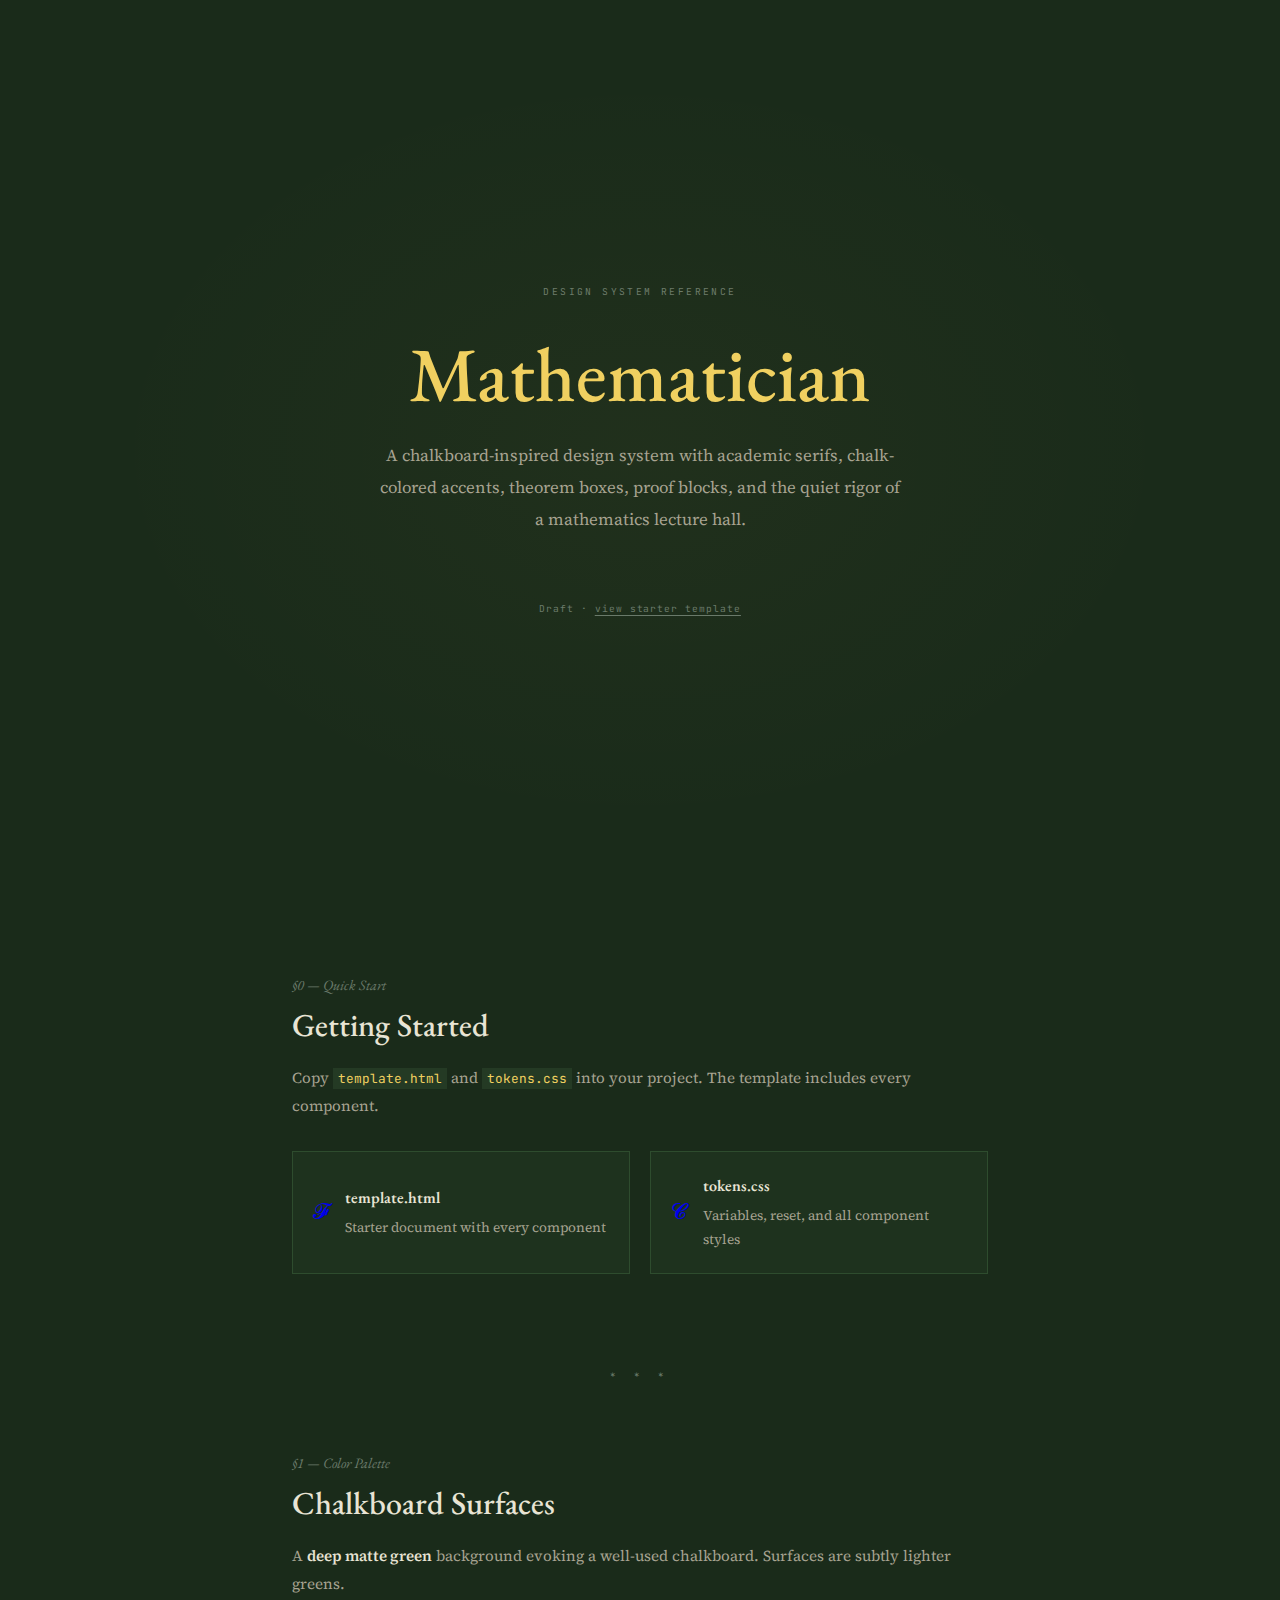
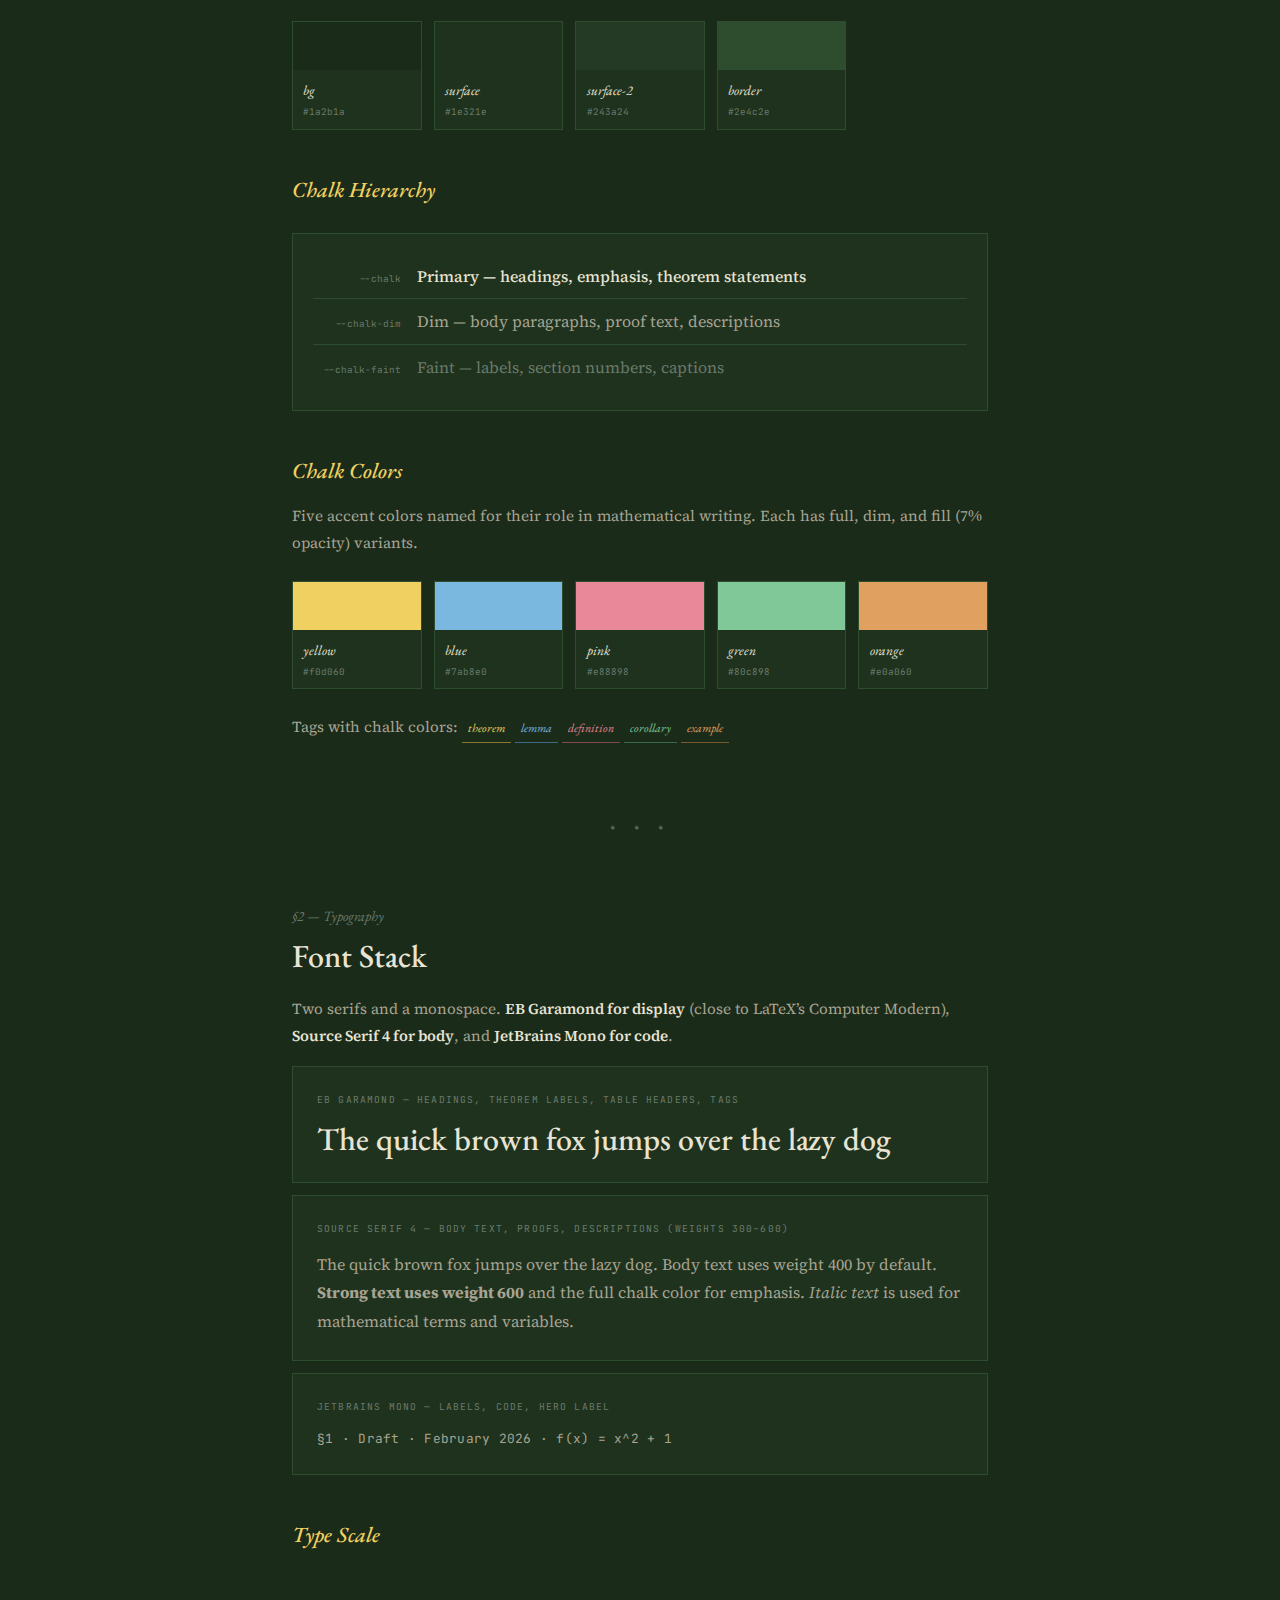
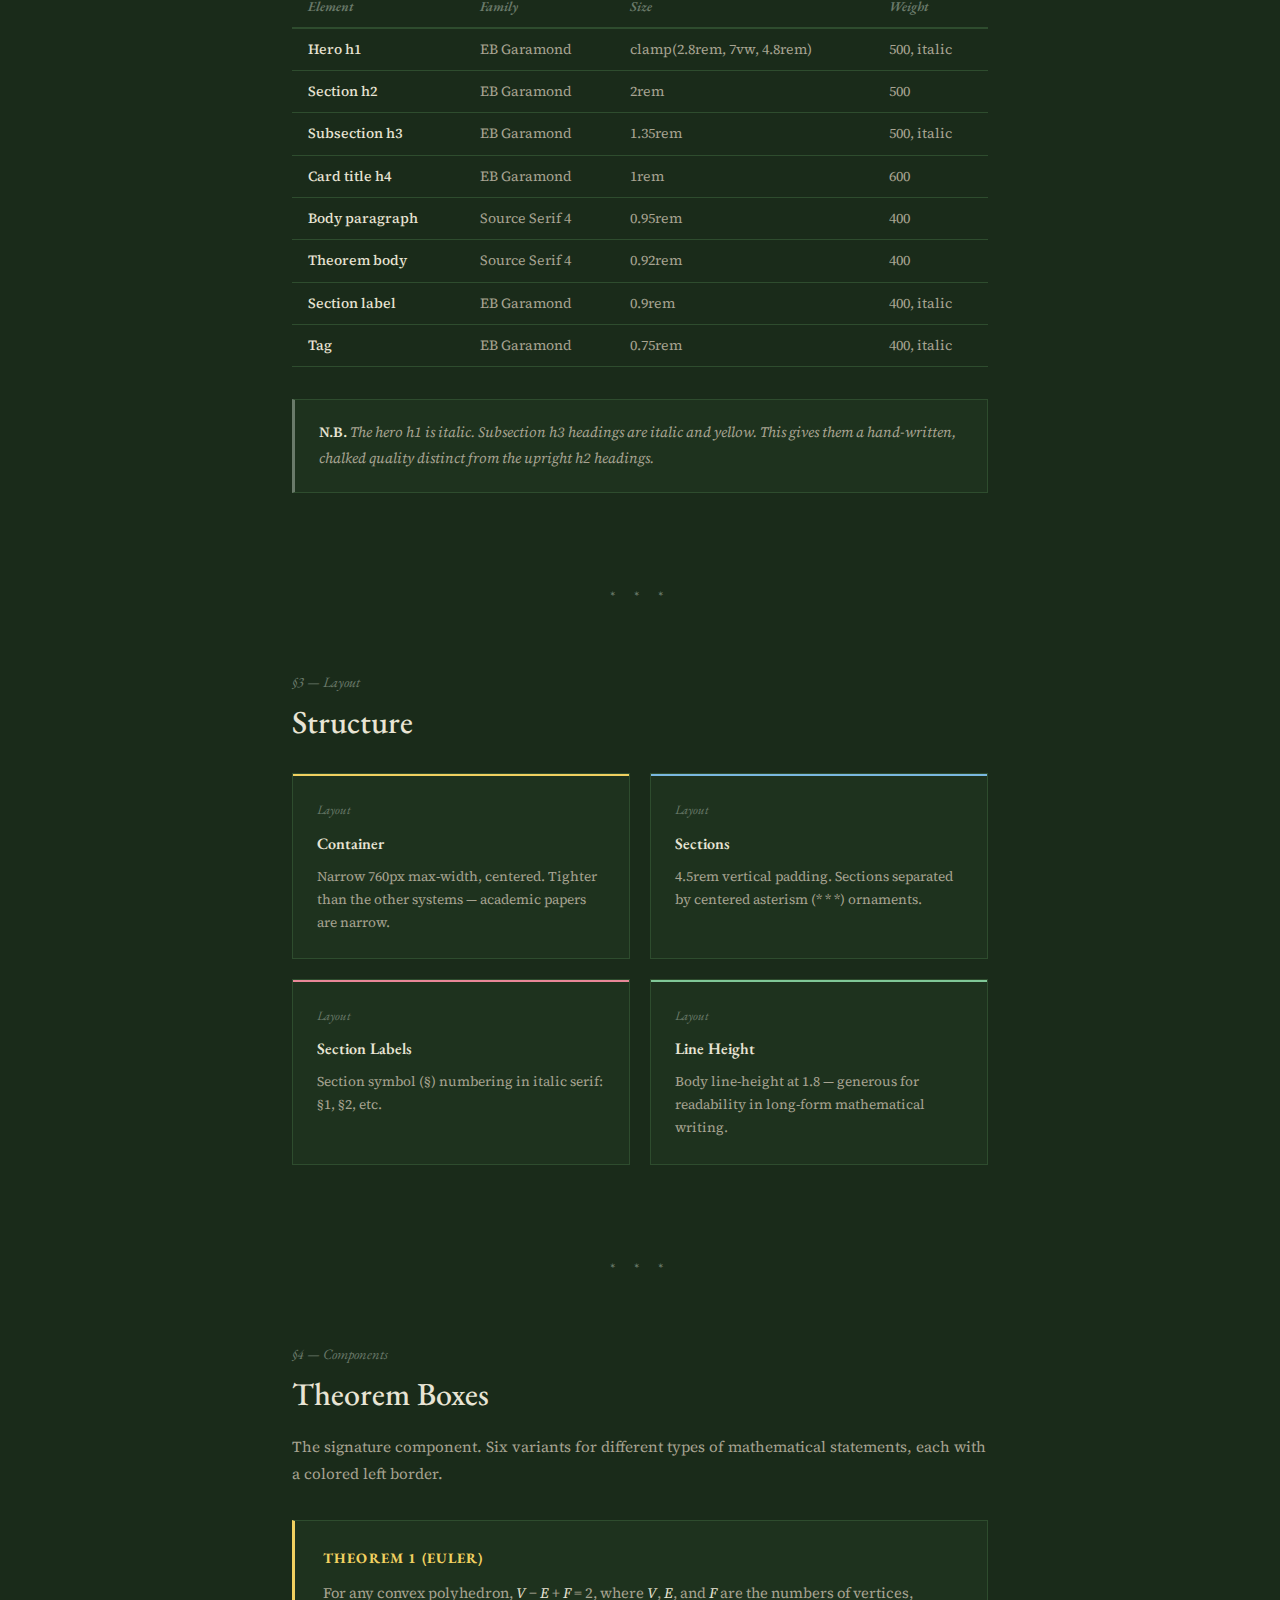
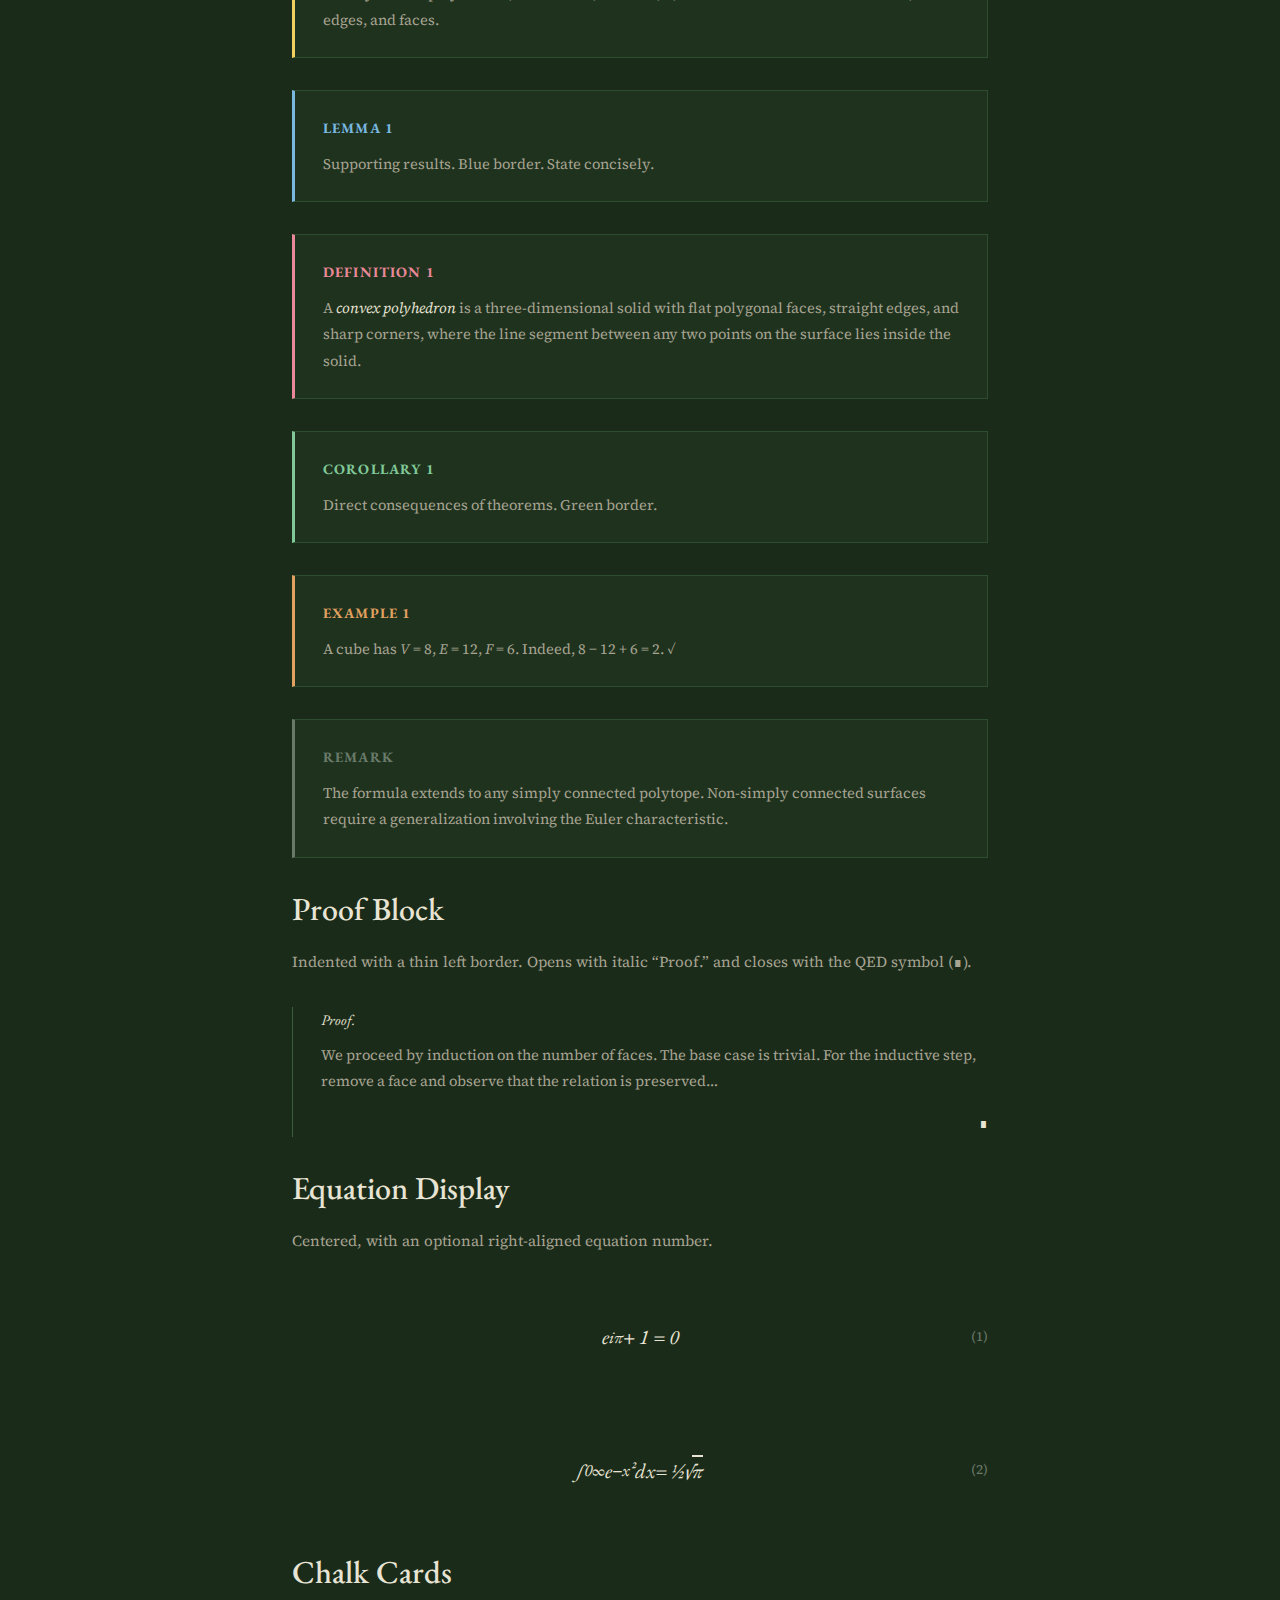
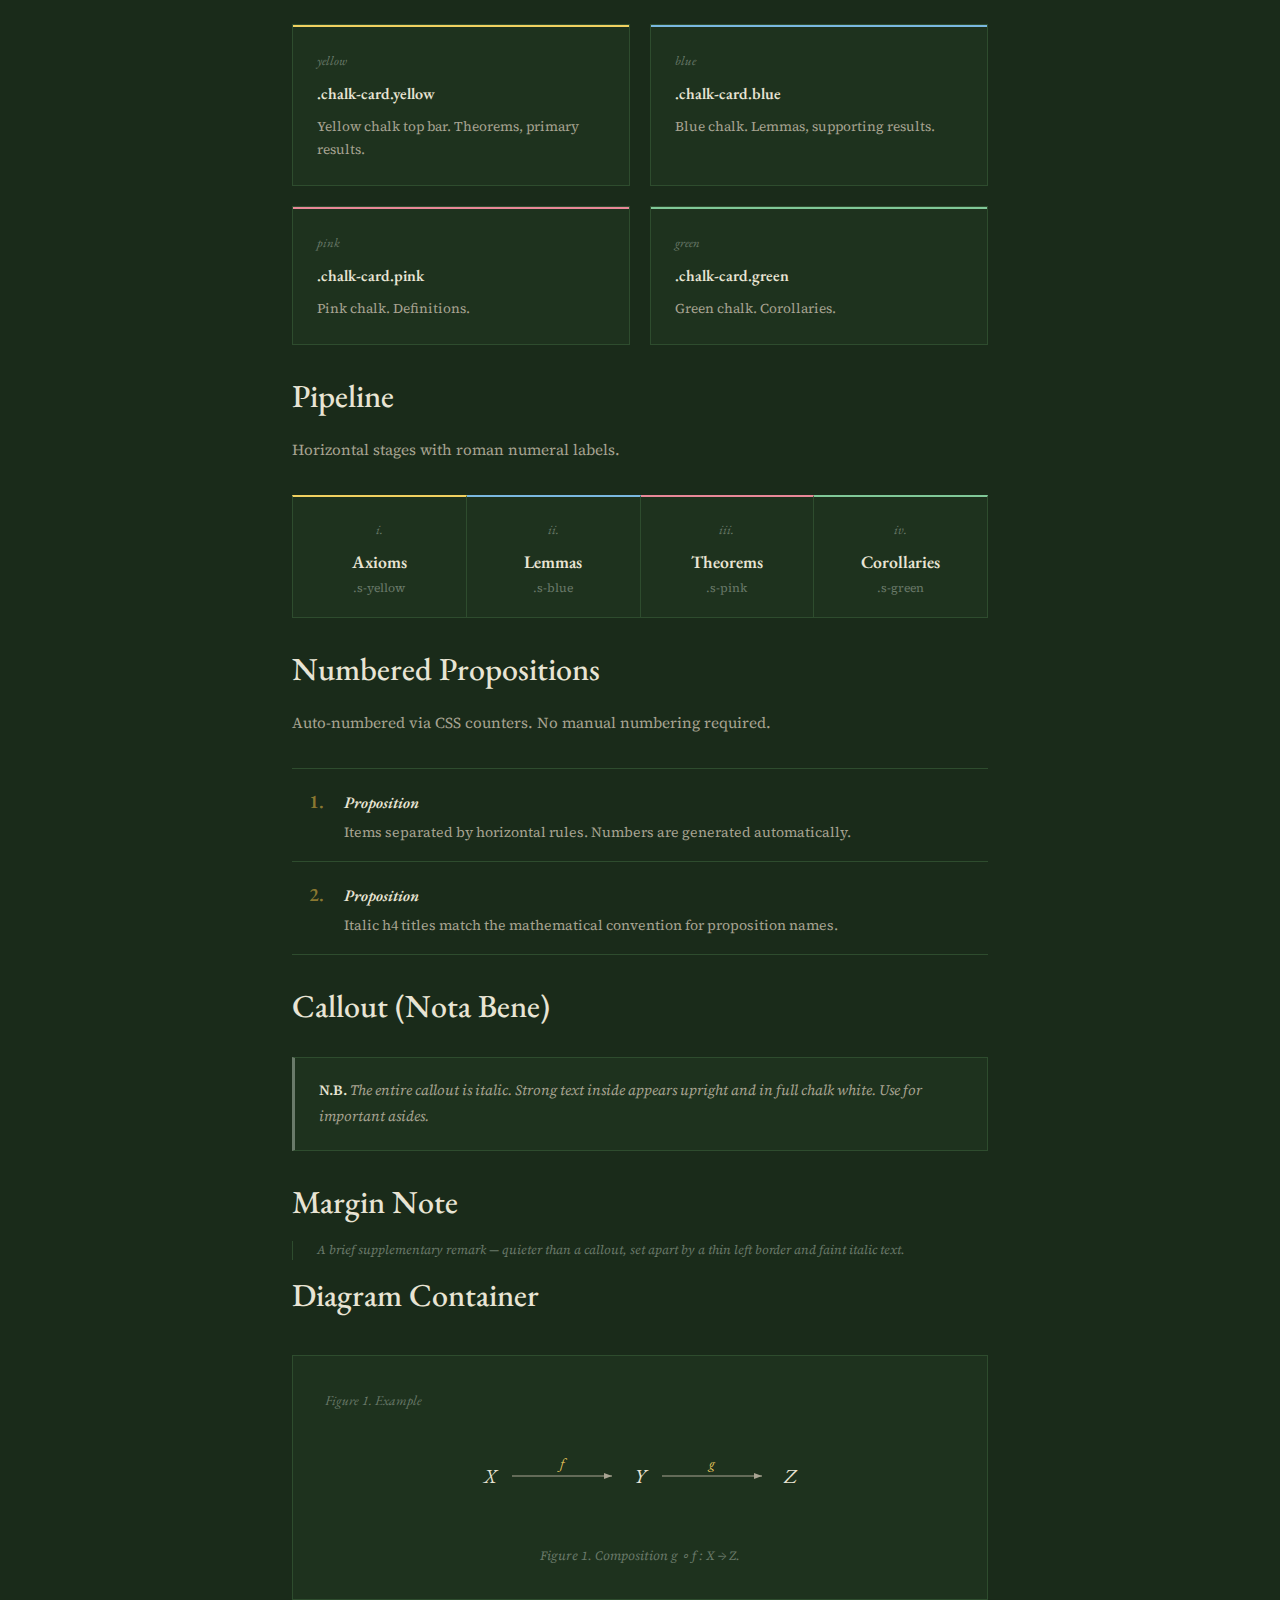
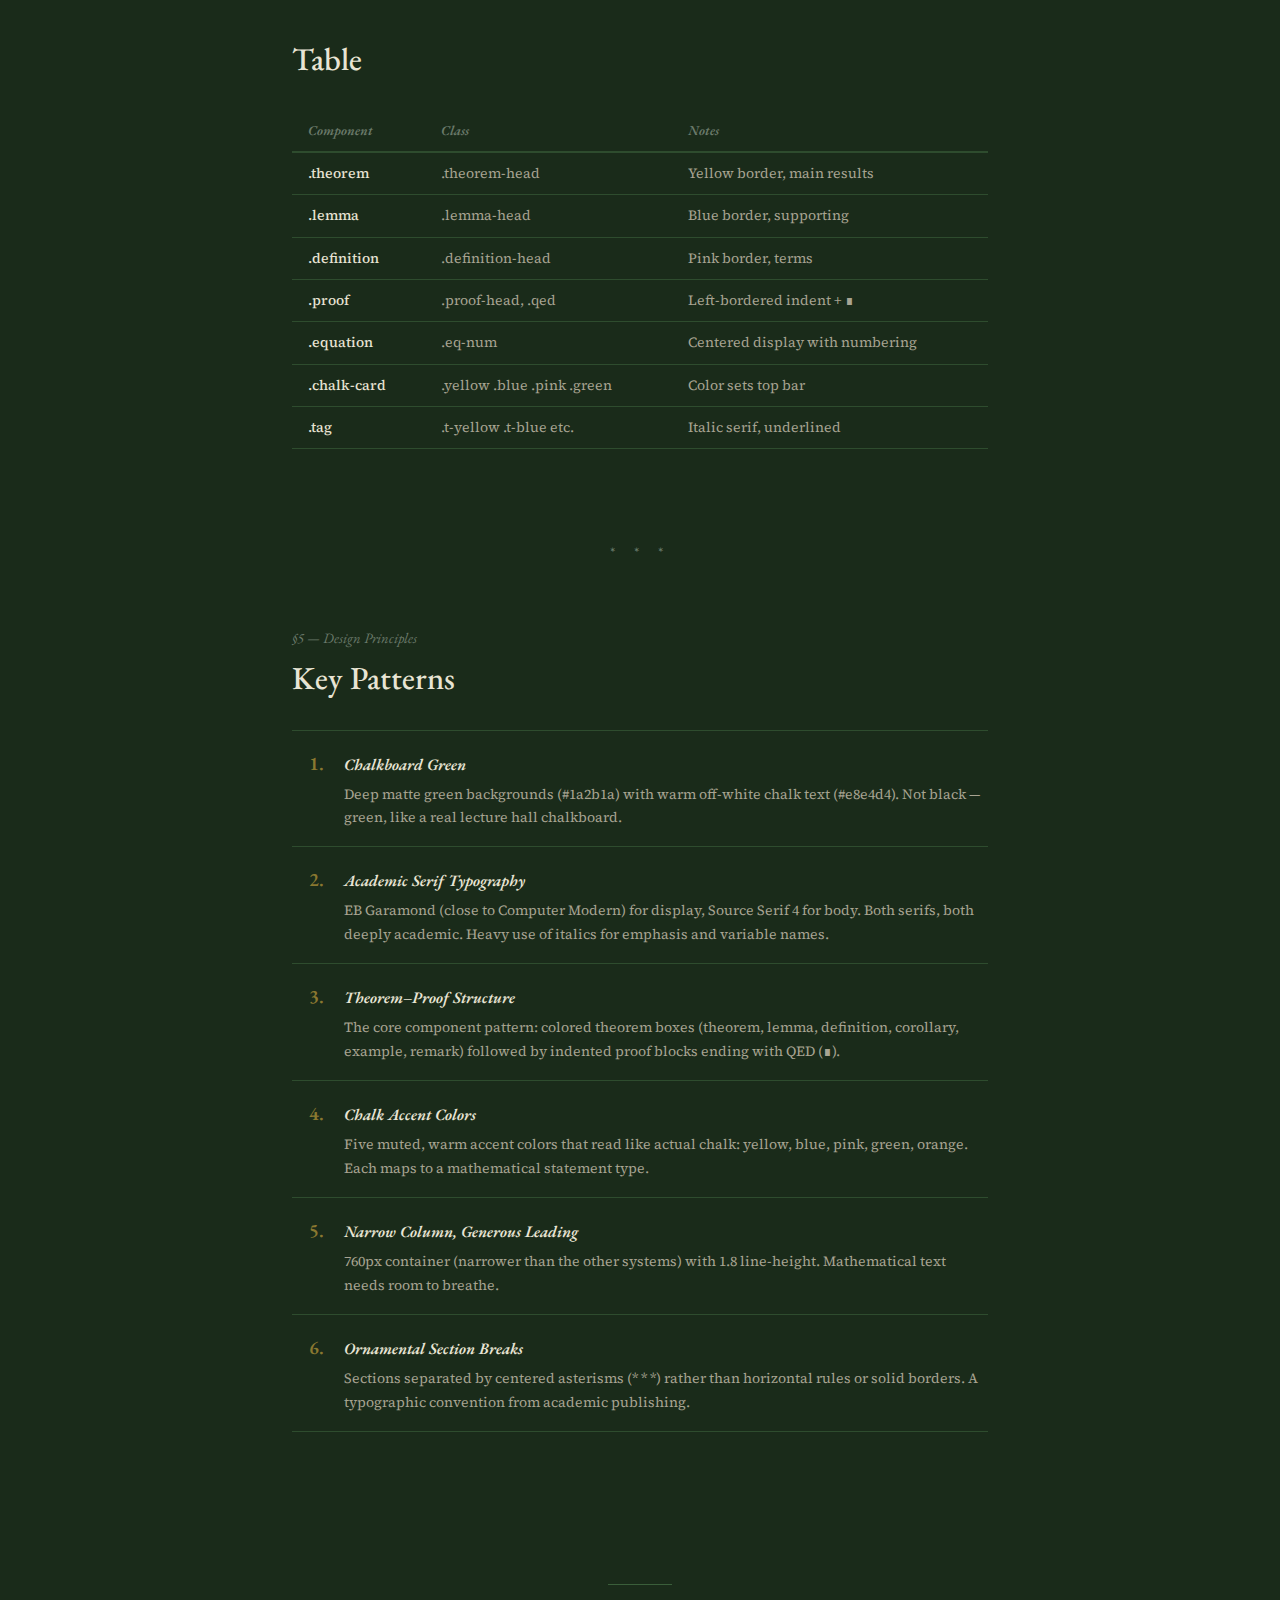
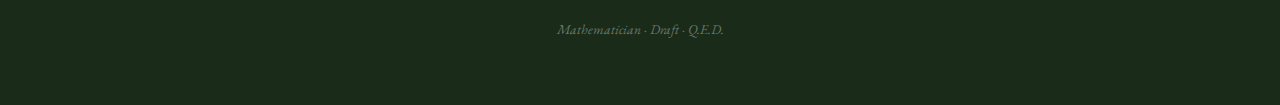
<file: mathematician/index.html>
<!DOCTYPE html>
<html lang="en">
<head>
<meta charset="UTF-8">
<meta name="viewport" content="width=device-width, initial-scale=1.0">
<title>Mathematician — Chalkboard Design System</title>
<link rel="stylesheet" href="tokens.css">
<style>
  .swatch-grid {
    display: grid;
    grid-template-columns: repeat(auto-fill, minmax(120px, 1fr));
    gap: 0.75rem;
    margin: 1.5rem 0;
  }
  .swatch {
    border: 1px solid var(--border);
    overflow: hidden;
  }
  .swatch-color { height: 48px; }
  .swatch-info { padding: 0.5rem 0.65rem; background: var(--surface); }
  .swatch-info .swatch-name {
    font-family: 'EB Garamond', serif;
    font-size: 0.85rem;
    font-style: italic;
    color: var(--chalk);
    margin-bottom: 0.1rem;
  }
  .swatch-info .swatch-hex {
    font-family: 'JetBrains Mono', monospace;
    font-size: 0.58rem;
    color: var(--chalk-faint);
  }

  .font-sample {
    padding: 1.5rem;
    background: var(--surface);
    border: 1px solid var(--border);
    margin-bottom: 0.75rem;
  }
  .font-sample .sample-label {
    font-family: 'JetBrains Mono', monospace;
    font-size: 0.6rem;
    letter-spacing: 0.12em;
    text-transform: uppercase;
    color: var(--chalk-faint);
    margin-bottom: 0.75rem;
  }
  .font-sample-display {
    font-family: 'EB Garamond', serif;
    font-size: 2rem;
    font-weight: 500;
    color: var(--chalk);
    line-height: 1.2;
  }
  .font-sample-body {
    font-family: 'Source Serif 4', serif;
    font-size: 1rem;
    color: var(--chalk-dim);
    font-weight: 400;
    line-height: 1.8;
  }
  .font-sample-mono {
    font-family: 'JetBrains Mono', monospace;
    font-size: 0.8rem;
    color: var(--chalk-dim);
    letter-spacing: 0.02em;
  }

  .file-link {
    display: flex;
    align-items: center;
    gap: 1rem;
    padding: 1.25rem;
    background: var(--surface);
    border: 1px solid var(--border);
    text-decoration: none;
    transition: border-color 0.2s;
  }
  .file-link:hover { border-color: var(--border-light); }
  .file-link .file-icon {
    font-size: 1.4rem;
    flex-shrink: 0;
  }
  .file-link h4 { margin-bottom: 0.2rem; text-transform: none; letter-spacing: 0; }
  .file-link p { margin: 0; font-size: 0.85rem; }

  .inline-code {
    font-family: 'JetBrains Mono', monospace;
    font-size: 0.8rem;
    background: var(--surface-2);
    padding: 0.15em 0.4em;
    color: var(--yellow);
  }

  .text-tier-demo {
    padding: 1.25rem;
    background: var(--surface);
    border: 1px solid var(--border);
    margin: 1.5rem 0;
  }
  .text-tier-demo .tier {
    display: flex;
    align-items: baseline;
    gap: 1rem;
    padding: 0.5rem 0;
  }
  .text-tier-demo .tier + .tier { border-top: 1px solid var(--border); }
  .text-tier-demo .tier-label {
    font-family: 'JetBrains Mono', monospace;
    font-size: 0.58rem;
    color: var(--chalk-faint);
    width: 5.5rem;
    flex-shrink: 0;
    text-align: right;
  }
</style>
</head>
<body>

<!-- ============ HERO ============ -->
<div class="hero">
  <div class="hero-label">Design System Reference</div>
  <h1><span>Mathematician</span></h1>
  <p>A chalkboard-inspired design system with academic serifs, chalk-colored accents, theorem boxes, proof blocks, and the quiet rigor of a mathematics lecture hall.</p>
  <div class="hero-version">Draft · <a href="template.html" style="color: var(--chalk-faint); text-decoration: underline; text-underline-offset: 3px;">view starter template</a></div>
</div>

<div class="container">

<!-- ============ QUICK START ============ -->
<section>
  <div class="section-num">&sect;0 &mdash; Quick Start</div>
  <h2>Getting Started</h2>
  <p>Copy <span class="inline-code">template.html</span> and <span class="inline-code">tokens.css</span> into your project. The template includes every component.</p>

  <div class="card-grid">
    <a href="template.html" class="file-link">
      <div class="file-icon">&#x1D4D5;</div>
      <div>
        <h4>template.html</h4>
        <p>Starter document with every component</p>
      </div>
    </a>
    <a href="tokens.css" class="file-link">
      <div class="file-icon">&#x1D4D2;</div>
      <div>
        <h4>tokens.css</h4>
        <p>Variables, reset, and all component styles</p>
      </div>
    </a>
  </div>
</section>

<!-- ============ COLORS ============ -->
<section>
  <div class="section-num">&sect;1 &mdash; Color Palette</div>
  <h2>Chalkboard Surfaces</h2>
  <p>A <strong>deep matte green</strong> background evoking a well-used chalkboard. Surfaces are subtly lighter greens.</p>

  <div class="swatch-grid">
    <div class="swatch"><div class="swatch-color" style="background: #1a2b1a;"></div><div class="swatch-info"><div class="swatch-name">bg</div><div class="swatch-hex">#1a2b1a</div></div></div>
    <div class="swatch"><div class="swatch-color" style="background: #1e321e;"></div><div class="swatch-info"><div class="swatch-name">surface</div><div class="swatch-hex">#1e321e</div></div></div>
    <div class="swatch"><div class="swatch-color" style="background: #243a24;"></div><div class="swatch-info"><div class="swatch-name">surface-2</div><div class="swatch-hex">#243a24</div></div></div>
    <div class="swatch"><div class="swatch-color" style="background: #2e4c2e;"></div><div class="swatch-info"><div class="swatch-name">border</div><div class="swatch-hex">#2e4c2e</div></div></div>
  </div>

  <h3>Chalk Hierarchy</h3>
  <div class="text-tier-demo">
    <div class="tier">
      <div class="tier-label">--chalk</div>
      <div style="color: var(--chalk); font-weight: 500;">Primary &mdash; headings, emphasis, theorem statements</div>
    </div>
    <div class="tier">
      <div class="tier-label">--chalk-dim</div>
      <div style="color: var(--chalk-dim);">Dim &mdash; body paragraphs, proof text, descriptions</div>
    </div>
    <div class="tier">
      <div class="tier-label">--chalk-faint</div>
      <div style="color: var(--chalk-faint);">Faint &mdash; labels, section numbers, captions</div>
    </div>
  </div>

  <h3>Chalk Colors</h3>
  <p>Five accent colors named for their role in mathematical writing. Each has full, dim, and fill (7% opacity) variants.</p>

  <div class="swatch-grid">
    <div class="swatch"><div class="swatch-color" style="background: #f0d060;"></div><div class="swatch-info"><div class="swatch-name">yellow</div><div class="swatch-hex">#f0d060</div></div></div>
    <div class="swatch"><div class="swatch-color" style="background: #7ab8e0;"></div><div class="swatch-info"><div class="swatch-name">blue</div><div class="swatch-hex">#7ab8e0</div></div></div>
    <div class="swatch"><div class="swatch-color" style="background: #e88898;"></div><div class="swatch-info"><div class="swatch-name">pink</div><div class="swatch-hex">#e88898</div></div></div>
    <div class="swatch"><div class="swatch-color" style="background: #80c898;"></div><div class="swatch-info"><div class="swatch-name">green</div><div class="swatch-hex">#80c898</div></div></div>
    <div class="swatch"><div class="swatch-color" style="background: #e0a060;"></div><div class="swatch-info"><div class="swatch-name">orange</div><div class="swatch-hex">#e0a060</div></div></div>
  </div>

  <p>Tags with chalk colors:
    <span class="tag t-yellow">theorem</span>
    <span class="tag t-blue">lemma</span>
    <span class="tag t-pink">definition</span>
    <span class="tag t-green">corollary</span>
    <span class="tag t-orange">example</span>
  </p>
</section>

<!-- ============ TYPOGRAPHY ============ -->
<section>
  <div class="section-num">&sect;2 &mdash; Typography</div>
  <h2>Font Stack</h2>
  <p>Two serifs and a monospace. <strong>EB Garamond for display</strong> (close to LaTeX&rsquo;s Computer Modern), <strong>Source Serif 4 for body</strong>, and <strong>JetBrains Mono for code</strong>.</p>

  <div class="font-sample">
    <div class="sample-label">EB Garamond &mdash; Headings, theorem labels, table headers, tags</div>
    <div class="font-sample-display">The quick brown fox jumps over the lazy dog</div>
  </div>

  <div class="font-sample">
    <div class="sample-label">Source Serif 4 &mdash; Body text, proofs, descriptions (weights 300&ndash;600)</div>
    <div class="font-sample-body">The quick brown fox jumps over the lazy dog. Body text uses weight 400 by default. <strong>Strong text uses weight 600</strong> and the full chalk color for emphasis. <em>Italic text</em> is used for mathematical terms and variables.</div>
  </div>

  <div class="font-sample">
    <div class="sample-label">JetBrains Mono &mdash; Labels, code, hero label</div>
    <div class="font-sample-mono">&sect;1 &middot; Draft &middot; February 2026 &middot; f(x) = x^2 + 1</div>
  </div>

  <h3>Type Scale</h3>
  <table class="info-table">
    <thead>
      <tr><th>Element</th><th>Family</th><th>Size</th><th>Weight</th></tr>
    </thead>
    <tbody>
      <tr><td>Hero h1</td><td>EB Garamond</td><td>clamp(2.8rem, 7vw, 4.8rem)</td><td>500, italic</td></tr>
      <tr><td>Section h2</td><td>EB Garamond</td><td>2rem</td><td>500</td></tr>
      <tr><td>Subsection h3</td><td>EB Garamond</td><td>1.35rem</td><td>500, italic</td></tr>
      <tr><td>Card title h4</td><td>EB Garamond</td><td>1rem</td><td>600</td></tr>
      <tr><td>Body paragraph</td><td>Source Serif 4</td><td>0.95rem</td><td>400</td></tr>
      <tr><td>Theorem body</td><td>Source Serif 4</td><td>0.92rem</td><td>400</td></tr>
      <tr><td>Section label</td><td>EB Garamond</td><td>0.9rem</td><td>400, italic</td></tr>
      <tr><td>Tag</td><td>EB Garamond</td><td>0.75rem</td><td>400, italic</td></tr>
    </tbody>
  </table>

  <div class="callout">
    <p><strong>N.B.</strong> The hero h1 is italic. Subsection h3 headings are italic and yellow. This gives them a hand-written, chalked quality distinct from the upright h2 headings.</p>
  </div>
</section>

<!-- ============ LAYOUT ============ -->
<section>
  <div class="section-num">&sect;3 &mdash; Layout</div>
  <h2>Structure</h2>

  <div class="card-grid">
    <div class="chalk-card yellow">
      <div class="card-label">Layout</div>
      <h4>Container</h4>
      <p>Narrow 760px max-width, centered. Tighter than the other systems &mdash; academic papers are narrow.</p>
    </div>
    <div class="chalk-card blue">
      <div class="card-label">Layout</div>
      <h4>Sections</h4>
      <p>4.5rem vertical padding. Sections separated by centered asterism (* * *) ornaments.</p>
    </div>
    <div class="chalk-card pink">
      <div class="card-label">Layout</div>
      <h4>Section Labels</h4>
      <p>Section symbol (&sect;) numbering in italic serif: &sect;1, &sect;2, etc.</p>
    </div>
    <div class="chalk-card green">
      <div class="card-label">Layout</div>
      <h4>Line Height</h4>
      <p>Body line-height at 1.8 &mdash; generous for readability in long-form mathematical writing.</p>
    </div>
  </div>
</section>

<!-- ============ THEOREM COMPONENTS ============ -->
<section>
  <div class="section-num">&sect;4 &mdash; Components</div>
  <h2>Theorem Boxes</h2>
  <p>The signature component. Six variants for different types of mathematical statements, each with a colored left border.</p>

  <div class="theorem">
    <div class="theorem-head">Theorem 1 (Euler)</div>
    <p>For any convex polyhedron, <em>V</em> &minus; <em>E</em> + <em>F</em> = 2, where <em>V</em>, <em>E</em>, and <em>F</em> are the numbers of vertices, edges, and faces.</p>
  </div>

  <div class="lemma">
    <div class="lemma-head">Lemma 1</div>
    <p>Supporting results. Blue border. State concisely.</p>
  </div>

  <div class="definition">
    <div class="definition-head">Definition 1</div>
    <p>A <em>convex polyhedron</em> is a three-dimensional solid with flat polygonal faces, straight edges, and sharp corners, where the line segment between any two points on the surface lies inside the solid.</p>
  </div>

  <div class="corollary">
    <div class="corollary-head">Corollary 1</div>
    <p>Direct consequences of theorems. Green border.</p>
  </div>

  <div class="example">
    <div class="example-head">Example 1</div>
    <p>A cube has <em>V</em> = 8, <em>E</em> = 12, <em>F</em> = 6. Indeed, 8 &minus; 12 + 6 = 2. &#10003;</p>
  </div>

  <div class="remark">
    <div class="remark-head">Remark</div>
    <p>The formula extends to any simply connected polytope. Non-simply connected surfaces require a generalization involving the Euler characteristic.</p>
  </div>

  <h2>Proof Block</h2>
  <p>Indented with a thin left border. Opens with italic &ldquo;Proof.&rdquo; and closes with the QED symbol (&#8718;).</p>

  <div class="proof">
    <div class="proof-head">Proof.</div>
    <p>We proceed by induction on the number of faces. The base case is trivial. For the inductive step, remove a face and observe that the relation is preserved&hellip;</p>
    <p class="qed">&#8718;</p>
  </div>

  <h2>Equation Display</h2>
  <p>Centered, with an optional right-aligned equation number.</p>

  <div class="equation">
    <em>e</em><sup><em>i&pi;</em></sup> + 1 = 0
    <span class="eq-num">(1)</span>
  </div>

  <div class="equation">
    &int;<sub>0</sub><sup>&infin;</sup> <em>e</em><sup>&minus;<em>x</em>&sup2;</sup> d<em>x</em> = &frac12;&radic;<span style="text-decoration: overline;">&pi;</span>
    <span class="eq-num">(2)</span>
  </div>

  <h2>Chalk Cards</h2>
  <div class="card-grid">
    <div class="chalk-card yellow">
      <div class="card-label">yellow</div>
      <h4>.chalk-card.yellow</h4>
      <p>Yellow chalk top bar. Theorems, primary results.</p>
    </div>
    <div class="chalk-card blue">
      <div class="card-label">blue</div>
      <h4>.chalk-card.blue</h4>
      <p>Blue chalk. Lemmas, supporting results.</p>
    </div>
    <div class="chalk-card pink">
      <div class="card-label">pink</div>
      <h4>.chalk-card.pink</h4>
      <p>Pink chalk. Definitions.</p>
    </div>
    <div class="chalk-card green">
      <div class="card-label">green</div>
      <h4>.chalk-card.green</h4>
      <p>Green chalk. Corollaries.</p>
    </div>
  </div>

  <h2>Pipeline</h2>
  <p>Horizontal stages with roman numeral labels.</p>

  <div class="pipeline">
    <div class="pipe-stage s-yellow">
      <div class="pipe-num">i.</div>
      <div class="pipe-name">Axioms</div>
      <div class="pipe-desc">.s-yellow</div>
    </div>
    <div class="pipe-stage s-blue">
      <div class="pipe-num">ii.</div>
      <div class="pipe-name">Lemmas</div>
      <div class="pipe-desc">.s-blue</div>
    </div>
    <div class="pipe-stage s-pink">
      <div class="pipe-num">iii.</div>
      <div class="pipe-name">Theorems</div>
      <div class="pipe-desc">.s-pink</div>
    </div>
    <div class="pipe-stage s-green">
      <div class="pipe-num">iv.</div>
      <div class="pipe-name">Corollaries</div>
      <div class="pipe-desc">.s-green</div>
    </div>
  </div>

  <h2>Numbered Propositions</h2>
  <p>Auto-numbered via CSS counters. No manual numbering required.</p>

  <div class="prop-list">
    <div class="prop-item">
      <div>
        <h4>Proposition</h4>
        <p>Items separated by horizontal rules. Numbers are generated automatically.</p>
      </div>
    </div>
    <div class="prop-item">
      <div>
        <h4>Proposition</h4>
        <p>Italic h4 titles match the mathematical convention for proposition names.</p>
      </div>
    </div>
  </div>

  <h2>Callout (Nota Bene)</h2>
  <div class="callout">
    <p><strong>N.B.</strong> The entire callout is italic. Strong text inside appears upright and in full chalk white. Use for important asides.</p>
  </div>

  <h2>Margin Note</h2>
  <div class="margin-note">A brief supplementary remark &mdash; quieter than a callout, set apart by a thin left border and faint italic text.</div>

  <h2>Diagram Container</h2>
  <div class="diagram-wrap">
    <div class="diagram-label">Figure 1. Example</div>
    <svg viewBox="0 0 400 100" xmlns="http://www.w3.org/2000/svg" style="width:100%;max-width:400px;height:auto;margin:0 auto;display:block;">
      <text x="50" y="55" text-anchor="middle" fill="#e8e4d4" font-size="20" font-style="italic">X</text>
      <text x="200" y="55" text-anchor="middle" fill="#e8e4d4" font-size="20" font-style="italic">Y</text>
      <text x="350" y="55" text-anchor="middle" fill="#e8e4d4" font-size="20" font-style="italic">Z</text>
      <defs>
        <marker id="arr" markerWidth="8" markerHeight="6" refX="8" refY="3" orient="auto"><path d="M0,0 L8,3 L0,6" fill="#a8a492"/></marker>
      </defs>
      <line x1="72" y1="48" x2="172" y2="48" stroke="#a8a492" stroke-width="1" marker-end="url(#arr)"/>
      <text x="122" y="40" text-anchor="middle" fill="#f0d060" font-size="14" font-style="italic">f</text>
      <line x1="222" y1="48" x2="322" y2="48" stroke="#a8a492" stroke-width="1" marker-end="url(#arr)"/>
      <text x="272" y="40" text-anchor="middle" fill="#f0d060" font-size="14" font-style="italic">g</text>
    </svg>
    <div class="diagram-caption">Figure 1. Composition <em>g</em> &#x2218; <em>f</em> : <em>X</em> &rarr; <em>Z</em>.</div>
  </div>

  <h2>Table</h2>
  <table class="info-table">
    <thead>
      <tr><th>Component</th><th>Class</th><th>Notes</th></tr>
    </thead>
    <tbody>
      <tr><td>.theorem</td><td>.theorem-head</td><td>Yellow border, main results</td></tr>
      <tr><td>.lemma</td><td>.lemma-head</td><td>Blue border, supporting</td></tr>
      <tr><td>.definition</td><td>.definition-head</td><td>Pink border, terms</td></tr>
      <tr><td>.proof</td><td>.proof-head, .qed</td><td>Left-bordered indent + &#8718;</td></tr>
      <tr><td>.equation</td><td>.eq-num</td><td>Centered display with numbering</td></tr>
      <tr><td>.chalk-card</td><td>.yellow .blue .pink .green</td><td>Color sets top bar</td></tr>
      <tr><td>.tag</td><td>.t-yellow .t-blue etc.</td><td>Italic serif, underlined</td></tr>
    </tbody>
  </table>
</section>

<!-- ============ KEY PATTERNS ============ -->
<section>
  <div class="section-num">&sect;5 &mdash; Design Principles</div>
  <h2>Key Patterns</h2>

  <div class="prop-list">
    <div class="prop-item">
      <div>
        <h4>Chalkboard Green</h4>
        <p>Deep matte green backgrounds (#1a2b1a) with warm off-white chalk text (#e8e4d4). Not black &mdash; green, like a real lecture hall chalkboard.</p>
      </div>
    </div>
    <div class="prop-item">
      <div>
        <h4>Academic Serif Typography</h4>
        <p>EB Garamond (close to Computer Modern) for display, Source Serif 4 for body. Both serifs, both deeply academic. Heavy use of italics for emphasis and variable names.</p>
      </div>
    </div>
    <div class="prop-item">
      <div>
        <h4>Theorem&ndash;Proof Structure</h4>
        <p>The core component pattern: colored theorem boxes (theorem, lemma, definition, corollary, example, remark) followed by indented proof blocks ending with QED (&#8718;).</p>
      </div>
    </div>
    <div class="prop-item">
      <div>
        <h4>Chalk Accent Colors</h4>
        <p>Five muted, warm accent colors that read like actual chalk: yellow, blue, pink, green, orange. Each maps to a mathematical statement type.</p>
      </div>
    </div>
    <div class="prop-item">
      <div>
        <h4>Narrow Column, Generous Leading</h4>
        <p>760px container (narrower than the other systems) with 1.8 line-height. Mathematical text needs room to breathe.</p>
      </div>
    </div>
    <div class="prop-item">
      <div>
        <h4>Ornamental Section Breaks</h4>
        <p>Sections separated by centered asterisms (* * *) rather than horizontal rules or solid borders. A typographic convention from academic publishing.</p>
      </div>
    </div>
  </div>
</section>

</div>

<!-- ============ FOOTER ============ -->
<footer>
  <div class="container">
    <p>Mathematician &middot; Draft &middot; Q.E.D.</p>
  </div>
</footer>

</body>
</html>
</file>
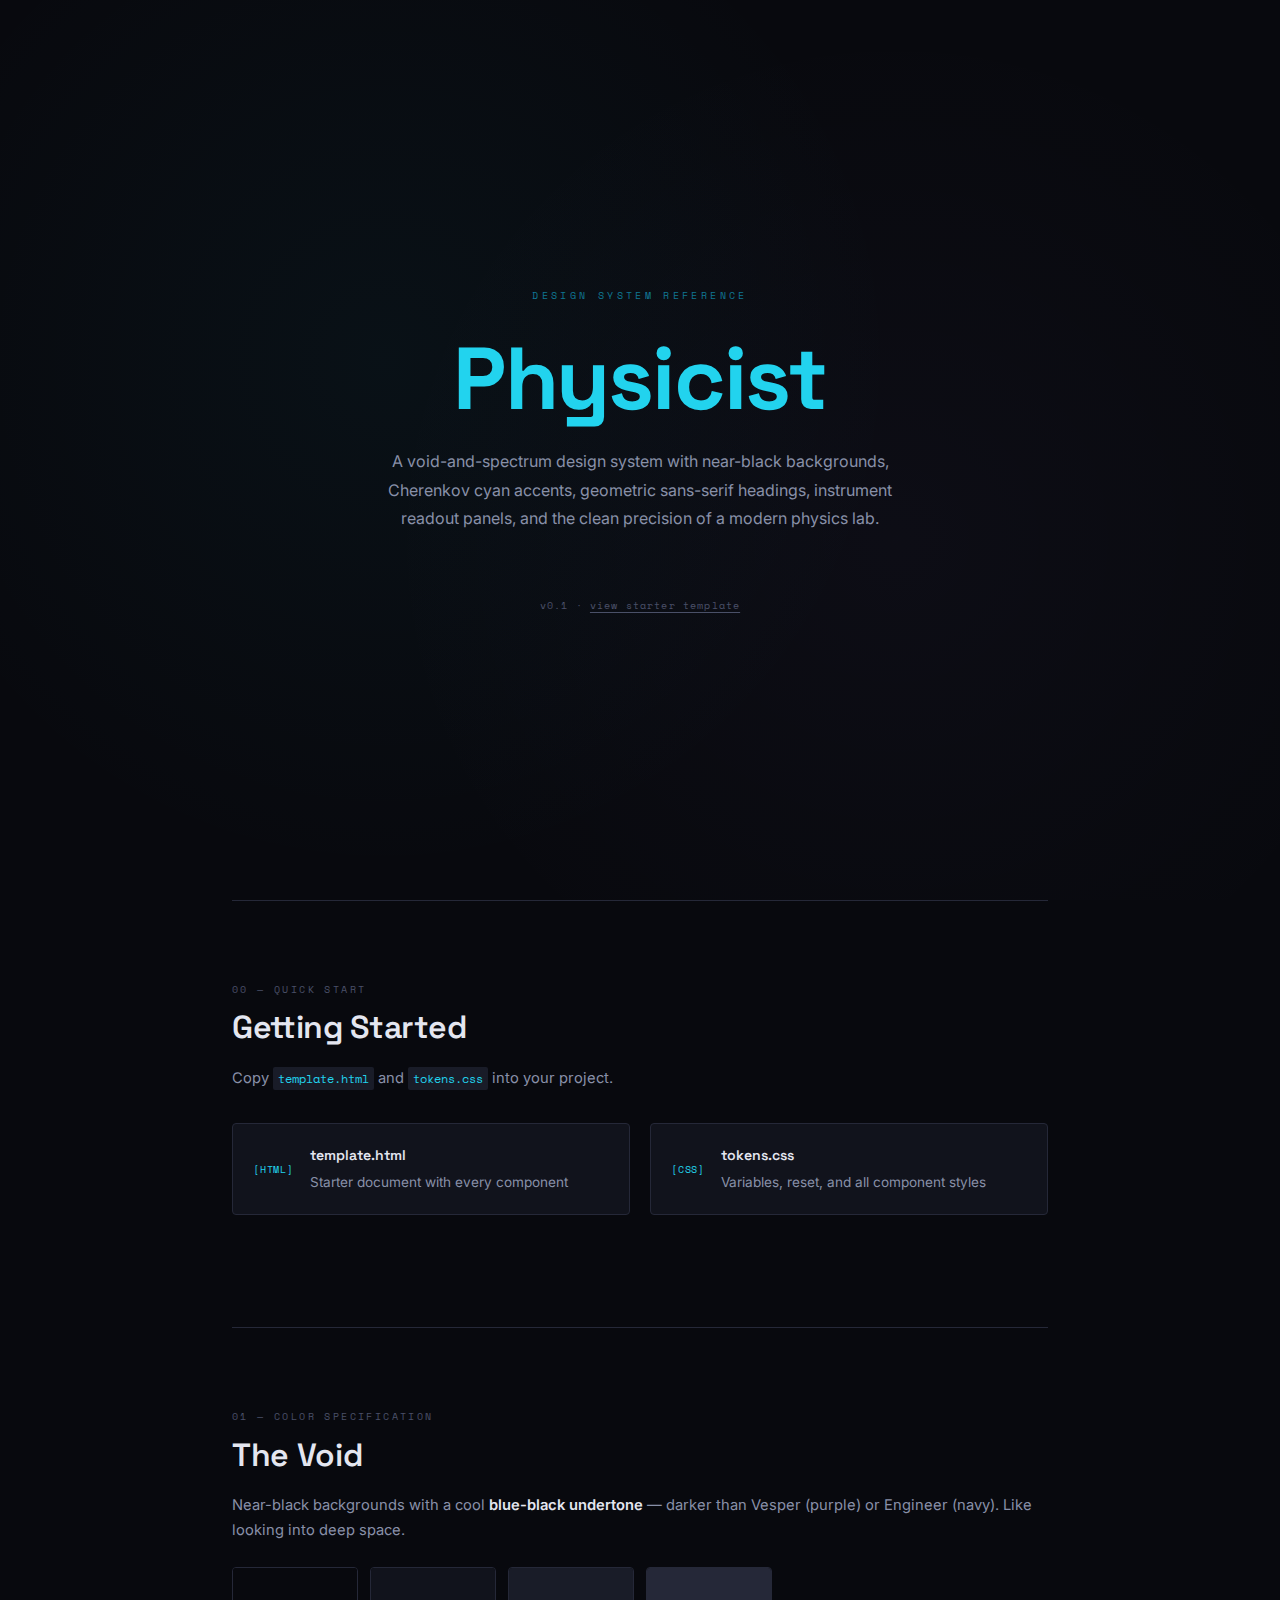
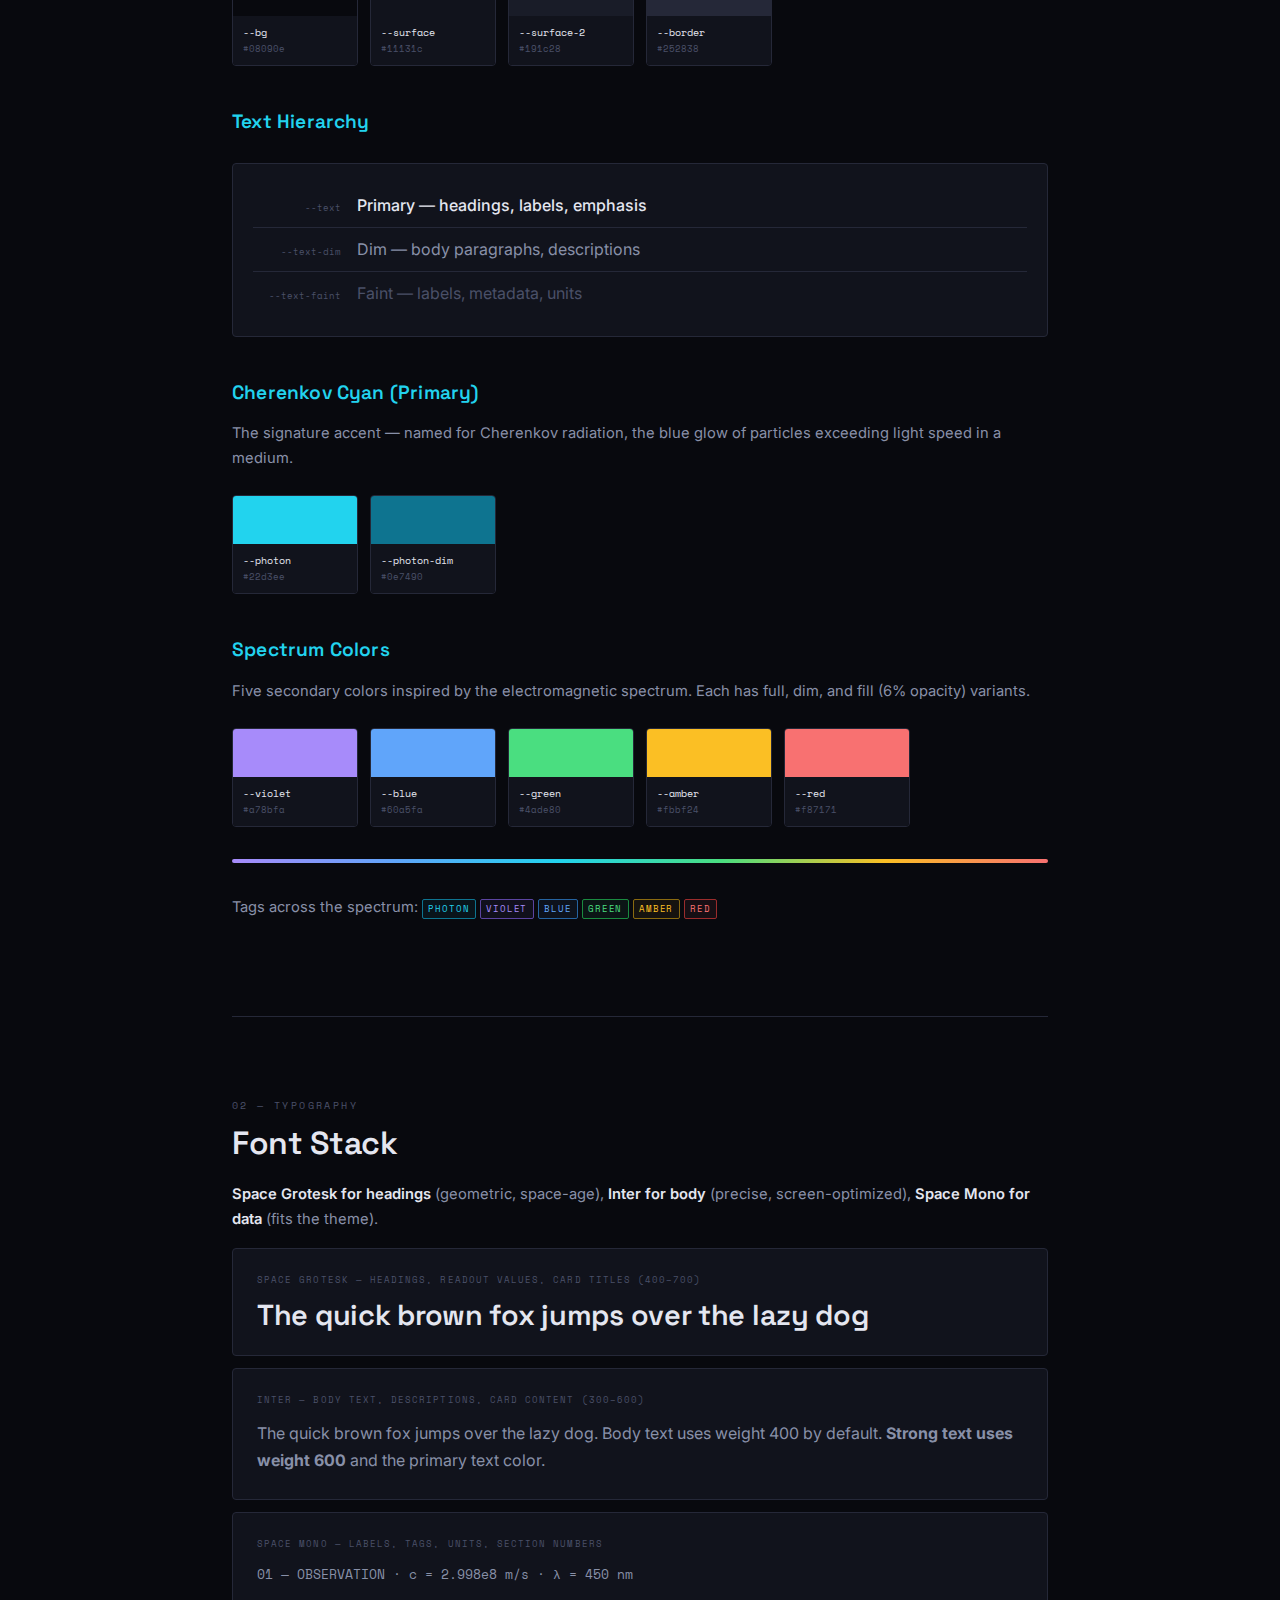
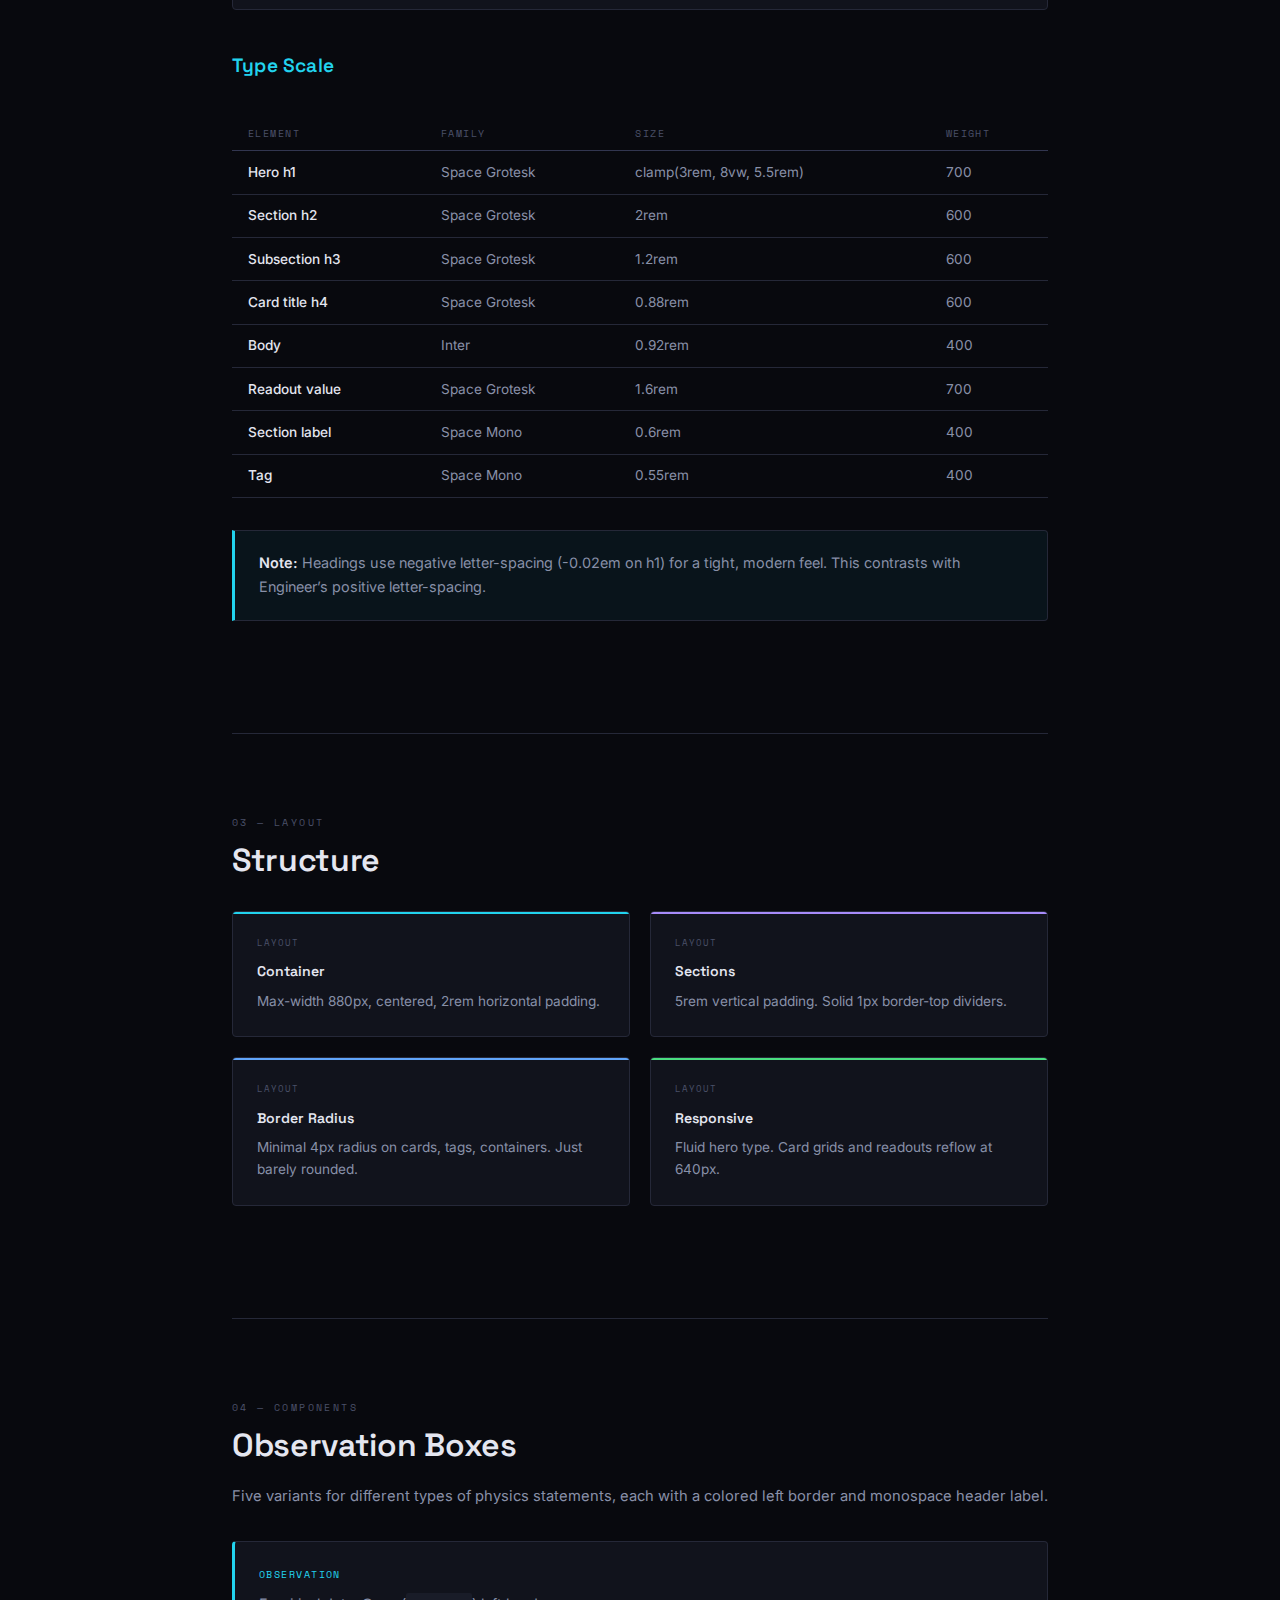
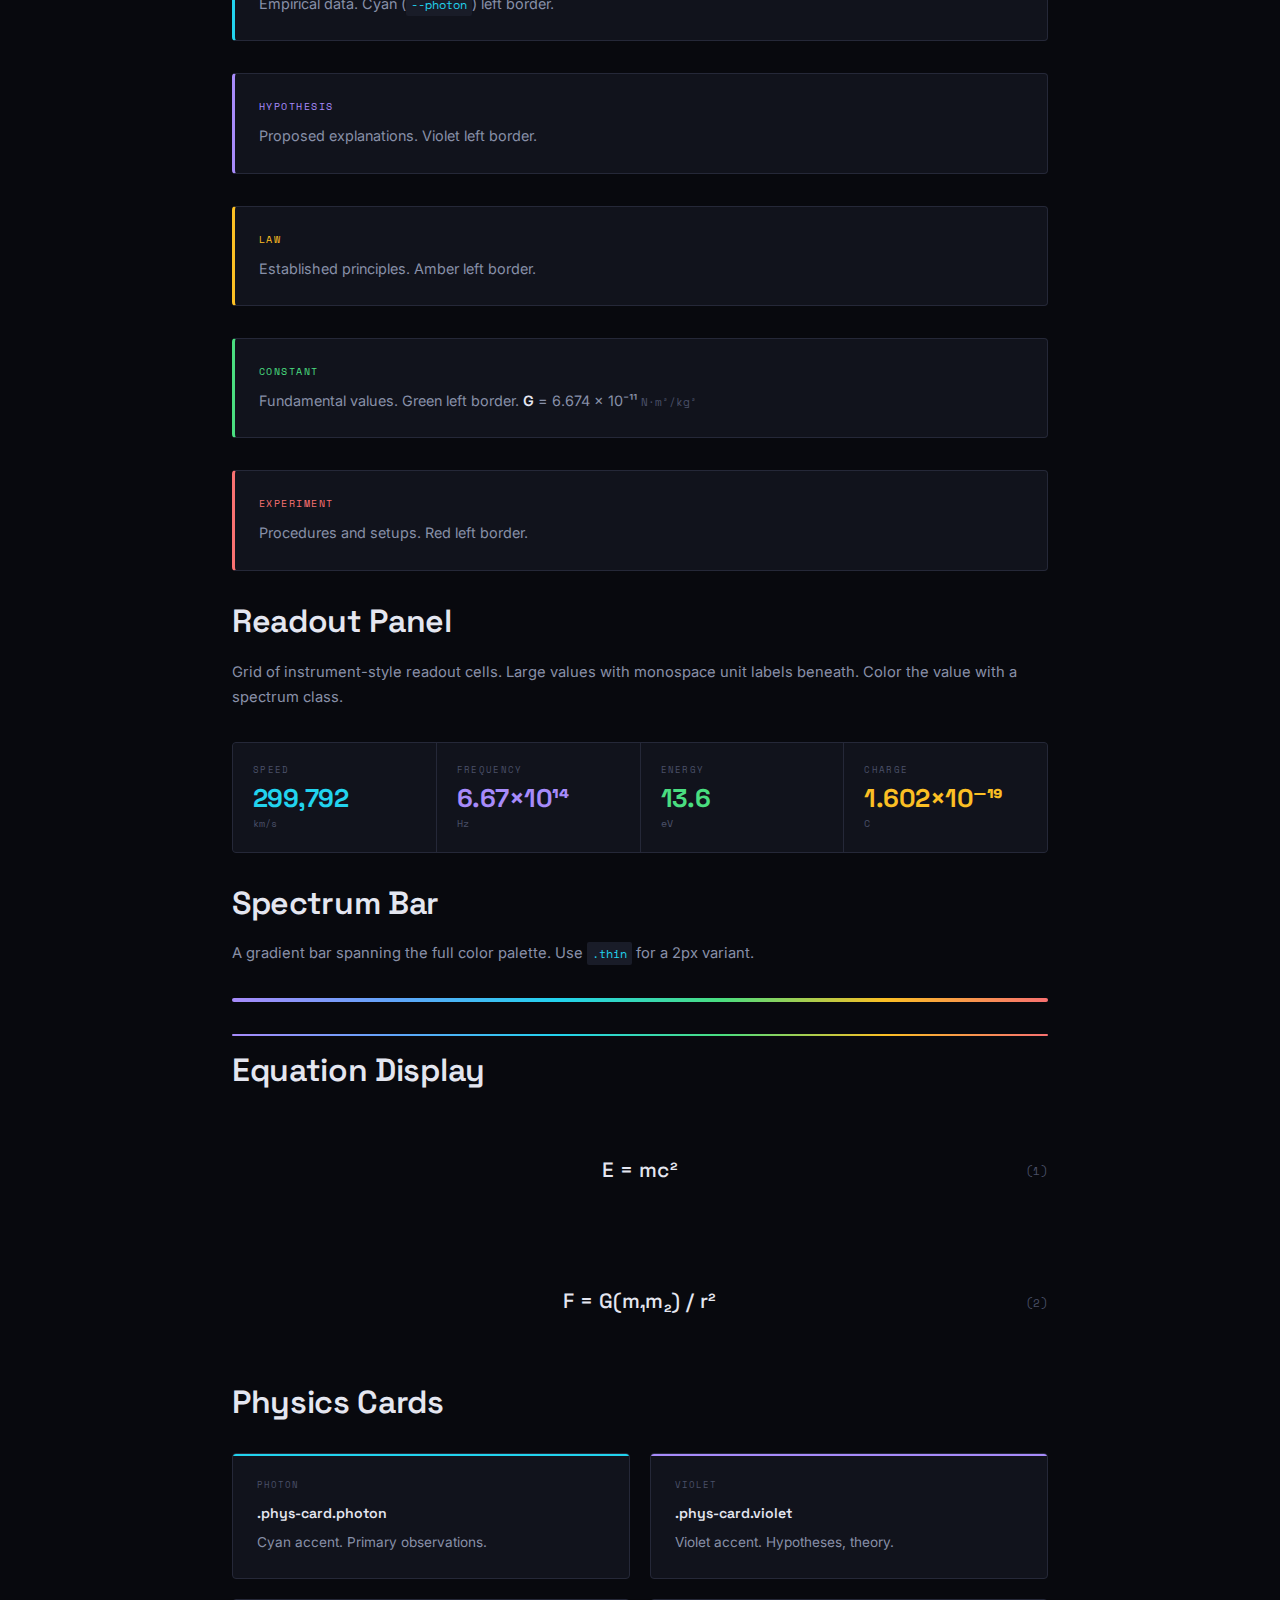
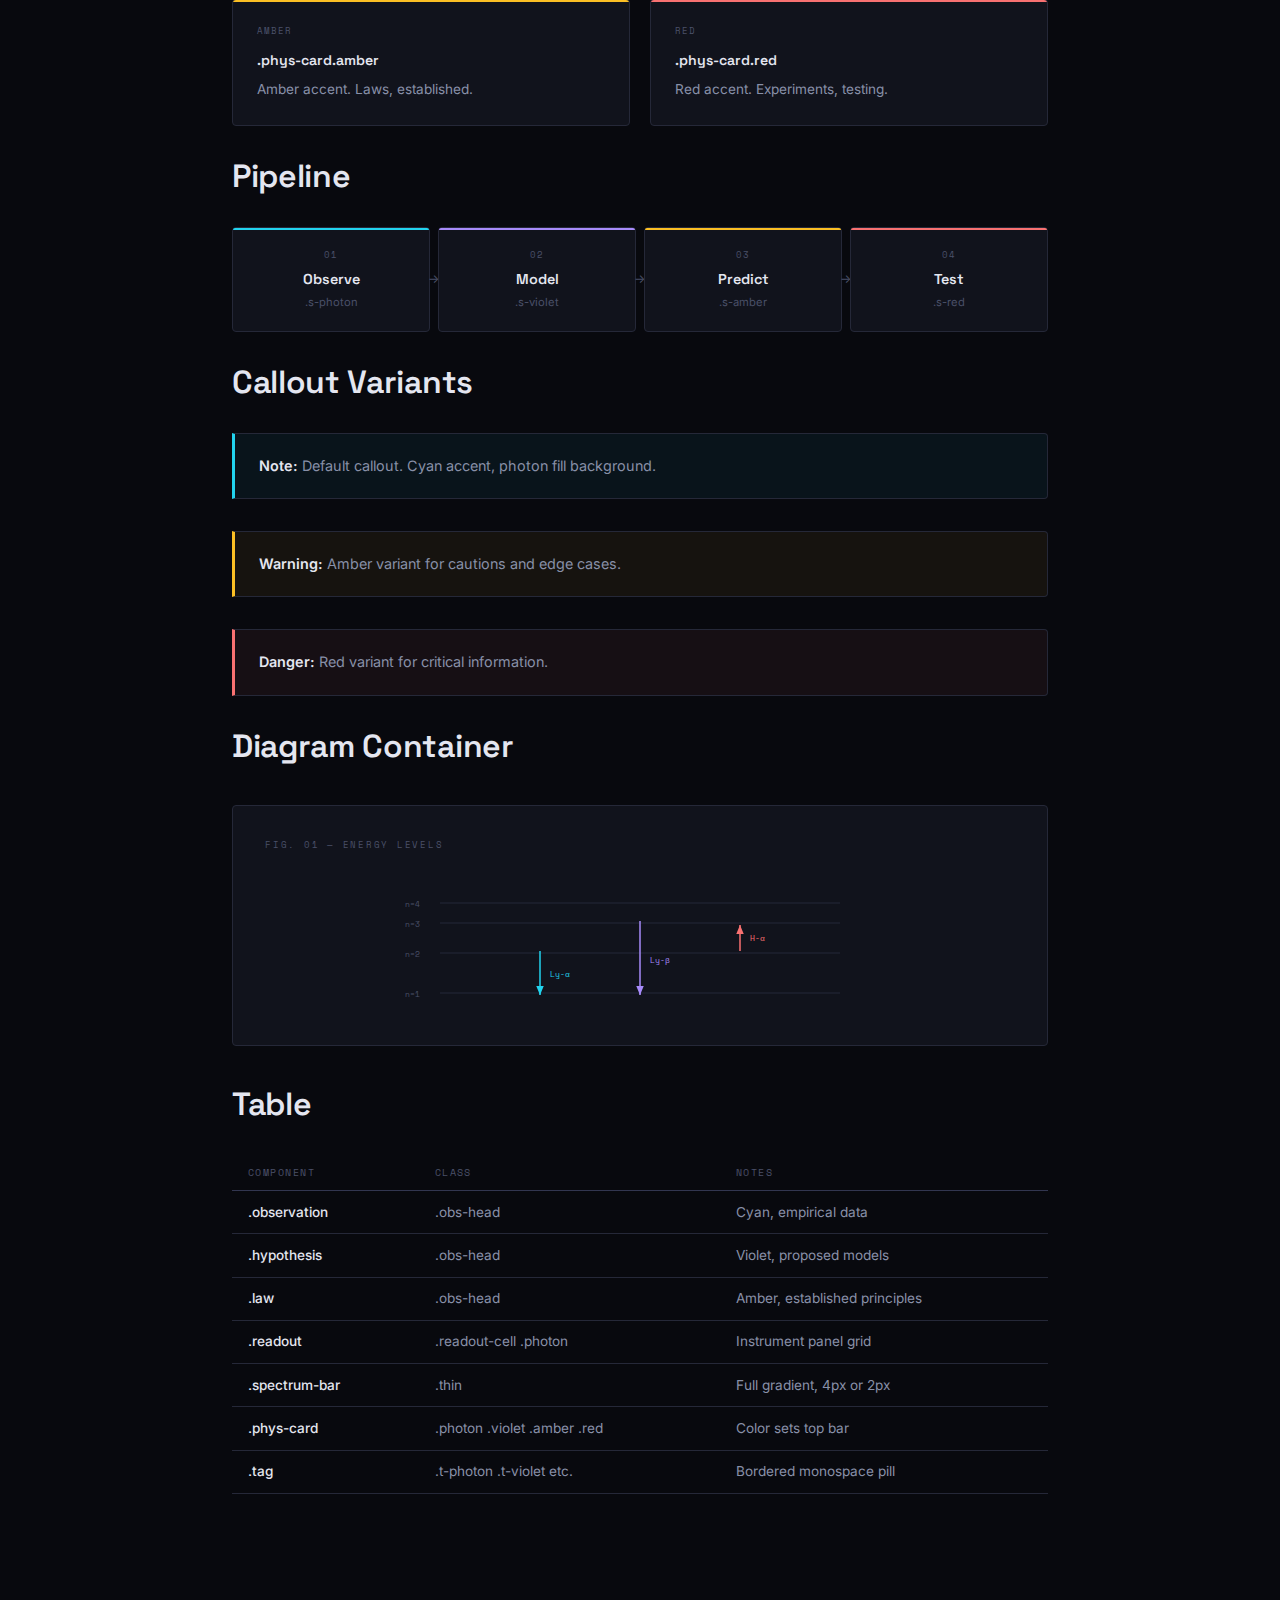
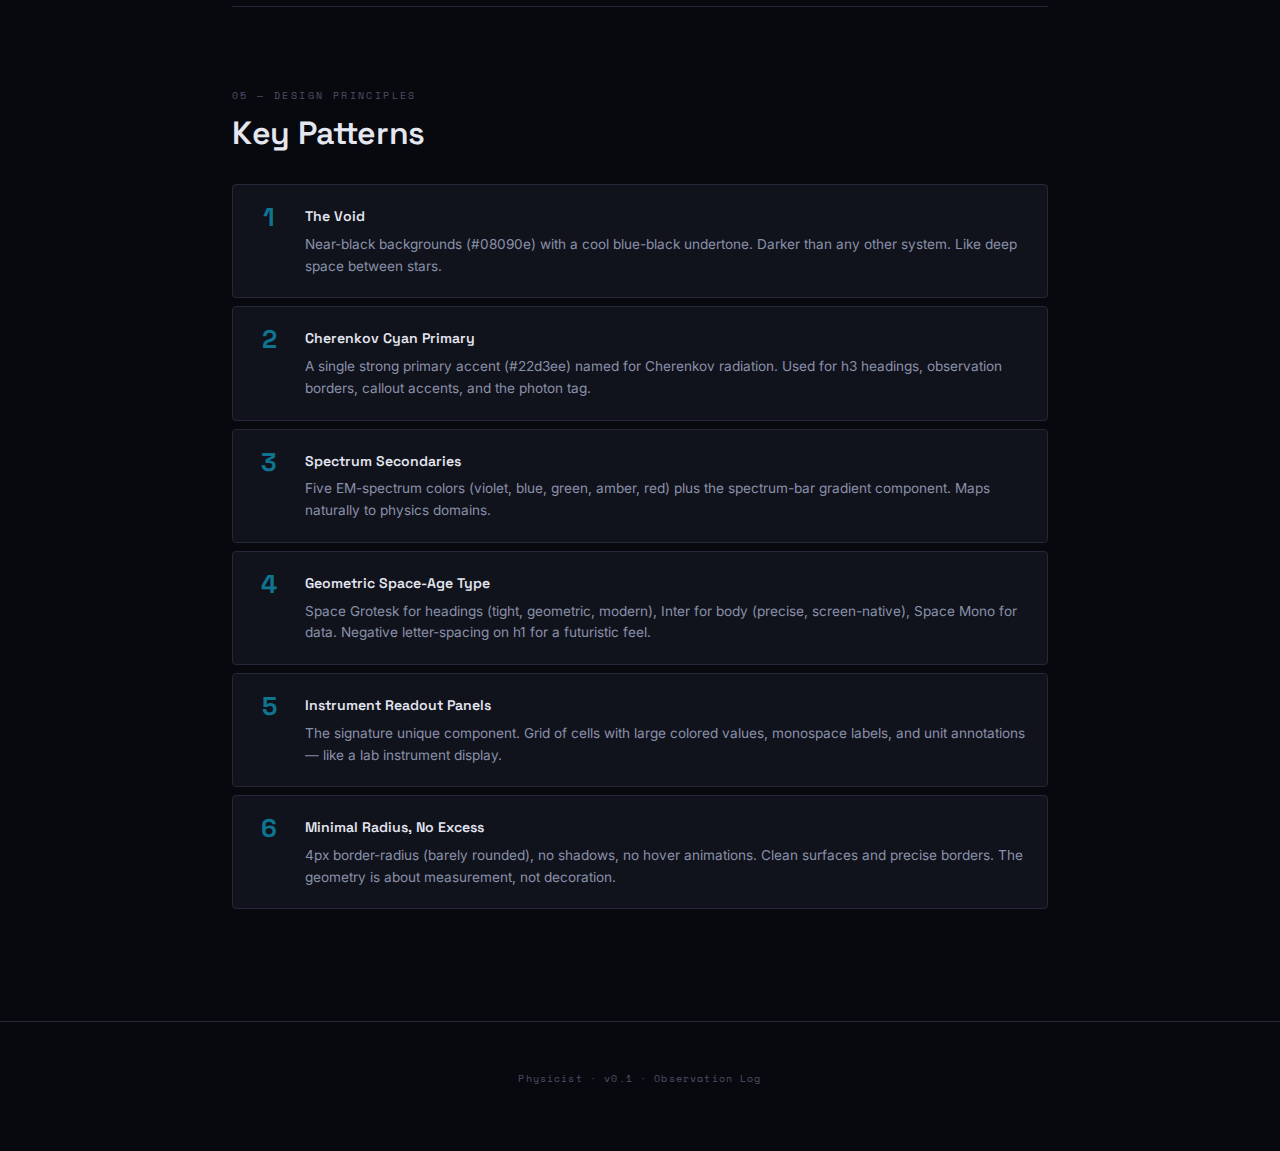
<file: physicist/index.html>
<!DOCTYPE html>
<html lang="en">
<head>
<meta charset="UTF-8">
<meta name="viewport" content="width=device-width, initial-scale=1.0">
<title>Physicist — Void &amp; Spectrum Design System</title>
<link rel="stylesheet" href="tokens.css">
<style>
  .swatch-grid {
    display: grid;
    grid-template-columns: repeat(auto-fill, minmax(120px, 1fr));
    gap: 0.75rem;
    margin: 1.5rem 0;
  }
  .swatch {
    border: 1px solid var(--border);
    border-radius: 4px;
    overflow: hidden;
  }
  .swatch-color { height: 48px; }
  .swatch-info { padding: 0.5rem 0.65rem; background: var(--surface); }
  .swatch-info .swatch-name {
    font-family: 'Space Mono', monospace;
    font-size: 0.6rem;
    color: var(--text);
    margin-bottom: 0.1rem;
  }
  .swatch-info .swatch-hex {
    font-family: 'Space Mono', monospace;
    font-size: 0.55rem;
    color: var(--text-faint);
  }

  .font-sample {
    padding: 1.5rem;
    background: var(--surface);
    border: 1px solid var(--border);
    border-radius: 4px;
    margin-bottom: 0.75rem;
  }
  .font-sample .sample-label {
    font-family: 'Space Mono', monospace;
    font-size: 0.55rem;
    letter-spacing: 0.12em;
    text-transform: uppercase;
    color: var(--text-faint);
    margin-bottom: 0.75rem;
  }
  .font-sample-heading {
    font-family: 'Space Grotesk', sans-serif;
    font-size: 1.8rem;
    font-weight: 600;
    color: var(--text);
    line-height: 1.1;
    letter-spacing: -0.01em;
  }
  .font-sample-body {
    font-family: 'Inter', sans-serif;
    font-size: 1rem;
    color: var(--text-dim);
    font-weight: 400;
    line-height: 1.7;
  }
  .font-sample-mono {
    font-family: 'Space Mono', monospace;
    font-size: 0.8rem;
    color: var(--text-dim);
  }

  .file-link {
    display: flex;
    align-items: center;
    gap: 1rem;
    padding: 1.25rem;
    background: var(--surface);
    border: 1px solid var(--border);
    border-radius: 4px;
    text-decoration: none;
    transition: border-color 0.2s;
  }
  .file-link:hover { border-color: var(--photon-dim); }
  .file-link .file-icon {
    font-family: 'Space Mono', monospace;
    font-size: 0.6rem;
    color: var(--photon);
    letter-spacing: 0.08em;
    flex-shrink: 0;
  }
  .file-link h4 { margin-bottom: 0.2rem; }
  .file-link p { margin: 0; font-size: 0.85rem; }

  .inline-code {
    font-family: 'Space Mono', monospace;
    font-size: 0.78rem;
    background: var(--surface-2);
    padding: 0.15em 0.4em;
    border-radius: 2px;
    color: var(--photon);
  }

  .text-tier-demo {
    padding: 1.25rem;
    background: var(--surface);
    border: 1px solid var(--border);
    border-radius: 4px;
    margin: 1.5rem 0;
  }
  .text-tier-demo .tier {
    display: flex;
    align-items: baseline;
    gap: 1rem;
    padding: 0.5rem 0;
  }
  .text-tier-demo .tier + .tier { border-top: 1px solid var(--border); }
  .text-tier-demo .tier-label {
    font-family: 'Space Mono', monospace;
    font-size: 0.55rem;
    color: var(--text-faint);
    width: 5.5rem;
    flex-shrink: 0;
    text-align: right;
  }
</style>
</head>
<body>

<!-- ============ HERO ============ -->
<div class="hero">
  <div class="hero-label">Design System Reference</div>
  <h1><span>Physicist</span></h1>
  <p>A void-and-spectrum design system with near-black backgrounds, Cherenkov cyan accents, geometric sans-serif headings, instrument readout panels, and the clean precision of a modern physics lab.</p>
  <div class="hero-version">v0.1 &middot; <a href="template.html" style="color: var(--text-faint); text-decoration: underline; text-underline-offset: 3px;">view starter template</a></div>
</div>

<div class="container">

<!-- ============ QUICK START ============ -->
<section>
  <div class="section-num">00 &mdash; Quick Start</div>
  <h2>Getting Started</h2>
  <p>Copy <span class="inline-code">template.html</span> and <span class="inline-code">tokens.css</span> into your project.</p>

  <div class="card-grid">
    <a href="template.html" class="file-link">
      <div class="file-icon">[HTML]</div>
      <div>
        <h4>template.html</h4>
        <p>Starter document with every component</p>
      </div>
    </a>
    <a href="tokens.css" class="file-link">
      <div class="file-icon">[CSS]</div>
      <div>
        <h4>tokens.css</h4>
        <p>Variables, reset, and all component styles</p>
      </div>
    </a>
  </div>
</section>

<!-- ============ COLORS ============ -->
<section>
  <div class="section-num">01 &mdash; Color Specification</div>
  <h2>The Void</h2>
  <p>Near-black backgrounds with a cool <strong>blue-black undertone</strong> &mdash; darker than Vesper (purple) or Engineer (navy). Like looking into deep space.</p>

  <div class="swatch-grid">
    <div class="swatch"><div class="swatch-color" style="background: #08090e;"></div><div class="swatch-info"><div class="swatch-name">--bg</div><div class="swatch-hex">#08090e</div></div></div>
    <div class="swatch"><div class="swatch-color" style="background: #11131c;"></div><div class="swatch-info"><div class="swatch-name">--surface</div><div class="swatch-hex">#11131c</div></div></div>
    <div class="swatch"><div class="swatch-color" style="background: #191c28;"></div><div class="swatch-info"><div class="swatch-name">--surface-2</div><div class="swatch-hex">#191c28</div></div></div>
    <div class="swatch"><div class="swatch-color" style="background: #252838;"></div><div class="swatch-info"><div class="swatch-name">--border</div><div class="swatch-hex">#252838</div></div></div>
  </div>

  <h3>Text Hierarchy</h3>
  <div class="text-tier-demo">
    <div class="tier">
      <div class="tier-label">--text</div>
      <div style="color: var(--text); font-weight: 500;">Primary &mdash; headings, labels, emphasis</div>
    </div>
    <div class="tier">
      <div class="tier-label">--text-dim</div>
      <div style="color: var(--text-dim);">Dim &mdash; body paragraphs, descriptions</div>
    </div>
    <div class="tier">
      <div class="tier-label">--text-faint</div>
      <div style="color: var(--text-faint);">Faint &mdash; labels, metadata, units</div>
    </div>
  </div>

  <h3>Cherenkov Cyan (Primary)</h3>
  <p>The signature accent &mdash; named for Cherenkov radiation, the blue glow of particles exceeding light speed in a medium.</p>

  <div class="swatch-grid">
    <div class="swatch"><div class="swatch-color" style="background: #22d3ee;"></div><div class="swatch-info"><div class="swatch-name">--photon</div><div class="swatch-hex">#22d3ee</div></div></div>
    <div class="swatch"><div class="swatch-color" style="background: #0e7490;"></div><div class="swatch-info"><div class="swatch-name">--photon-dim</div><div class="swatch-hex">#0e7490</div></div></div>
  </div>

  <h3>Spectrum Colors</h3>
  <p>Five secondary colors inspired by the electromagnetic spectrum. Each has full, dim, and fill (6% opacity) variants.</p>

  <div class="swatch-grid">
    <div class="swatch"><div class="swatch-color" style="background: #a78bfa;"></div><div class="swatch-info"><div class="swatch-name">--violet</div><div class="swatch-hex">#a78bfa</div></div></div>
    <div class="swatch"><div class="swatch-color" style="background: #60a5fa;"></div><div class="swatch-info"><div class="swatch-name">--blue</div><div class="swatch-hex">#60a5fa</div></div></div>
    <div class="swatch"><div class="swatch-color" style="background: #4ade80;"></div><div class="swatch-info"><div class="swatch-name">--green</div><div class="swatch-hex">#4ade80</div></div></div>
    <div class="swatch"><div class="swatch-color" style="background: #fbbf24;"></div><div class="swatch-info"><div class="swatch-name">--amber</div><div class="swatch-hex">#fbbf24</div></div></div>
    <div class="swatch"><div class="swatch-color" style="background: #f87171;"></div><div class="swatch-info"><div class="swatch-name">--red</div><div class="swatch-hex">#f87171</div></div></div>
  </div>

  <div class="spectrum-bar"></div>

  <p>Tags across the spectrum:
    <span class="tag t-photon">Photon</span>
    <span class="tag t-violet">Violet</span>
    <span class="tag t-blue">Blue</span>
    <span class="tag t-green">Green</span>
    <span class="tag t-amber">Amber</span>
    <span class="tag t-red">Red</span>
  </p>
</section>

<!-- ============ TYPOGRAPHY ============ -->
<section>
  <div class="section-num">02 &mdash; Typography</div>
  <h2>Font Stack</h2>
  <p><strong>Space Grotesk for headings</strong> (geometric, space-age), <strong>Inter for body</strong> (precise, screen-optimized), <strong>Space Mono for data</strong> (fits the theme).</p>

  <div class="font-sample">
    <div class="sample-label">Space Grotesk &mdash; Headings, readout values, card titles (400&ndash;700)</div>
    <div class="font-sample-heading">The quick brown fox jumps over the lazy dog</div>
  </div>

  <div class="font-sample">
    <div class="sample-label">Inter &mdash; Body text, descriptions, card content (300&ndash;600)</div>
    <div class="font-sample-body">The quick brown fox jumps over the lazy dog. Body text uses weight 400 by default. <strong>Strong text uses weight 600</strong> and the primary text color.</div>
  </div>

  <div class="font-sample">
    <div class="sample-label">Space Mono &mdash; Labels, tags, units, section numbers</div>
    <div class="font-sample-mono">01 &mdash; OBSERVATION &middot; c = 2.998e8 m/s &middot; &lambda; = 450 nm</div>
  </div>

  <h3>Type Scale</h3>
  <table class="info-table">
    <thead>
      <tr><th>Element</th><th>Family</th><th>Size</th><th>Weight</th></tr>
    </thead>
    <tbody>
      <tr><td>Hero h1</td><td>Space Grotesk</td><td>clamp(3rem, 8vw, 5.5rem)</td><td>700</td></tr>
      <tr><td>Section h2</td><td>Space Grotesk</td><td>2rem</td><td>600</td></tr>
      <tr><td>Subsection h3</td><td>Space Grotesk</td><td>1.2rem</td><td>600</td></tr>
      <tr><td>Card title h4</td><td>Space Grotesk</td><td>0.88rem</td><td>600</td></tr>
      <tr><td>Body</td><td>Inter</td><td>0.92rem</td><td>400</td></tr>
      <tr><td>Readout value</td><td>Space Grotesk</td><td>1.6rem</td><td>700</td></tr>
      <tr><td>Section label</td><td>Space Mono</td><td>0.6rem</td><td>400</td></tr>
      <tr><td>Tag</td><td>Space Mono</td><td>0.55rem</td><td>400</td></tr>
    </tbody>
  </table>

  <div class="callout">
    <p><strong>Note:</strong> Headings use negative letter-spacing (-0.02em on h1) for a tight, modern feel. This contrasts with Engineer&rsquo;s positive letter-spacing.</p>
  </div>
</section>

<!-- ============ LAYOUT ============ -->
<section>
  <div class="section-num">03 &mdash; Layout</div>
  <h2>Structure</h2>

  <div class="card-grid">
    <div class="phys-card photon">
      <div class="card-label">Layout</div>
      <h4>Container</h4>
      <p>Max-width 880px, centered, 2rem horizontal padding.</p>
    </div>
    <div class="phys-card violet">
      <div class="card-label">Layout</div>
      <h4>Sections</h4>
      <p>5rem vertical padding. Solid 1px border-top dividers.</p>
    </div>
    <div class="phys-card blue">
      <div class="card-label">Layout</div>
      <h4>Border Radius</h4>
      <p>Minimal 4px radius on cards, tags, containers. Just barely rounded.</p>
    </div>
    <div class="phys-card green">
      <div class="card-label">Layout</div>
      <h4>Responsive</h4>
      <p>Fluid hero type. Card grids and readouts reflow at 640px.</p>
    </div>
  </div>
</section>

<!-- ============ COMPONENTS ============ -->
<section>
  <div class="section-num">04 &mdash; Components</div>
  <h2>Observation Boxes</h2>
  <p>Five variants for different types of physics statements, each with a colored left border and monospace header label.</p>

  <div class="observation">
    <div class="obs-head">Observation</div>
    <p>Empirical data. Cyan (<span class="inline-code">--photon</span>) left border.</p>
  </div>

  <div class="hypothesis">
    <div class="obs-head">Hypothesis</div>
    <p>Proposed explanations. Violet left border.</p>
  </div>

  <div class="law">
    <div class="obs-head">Law</div>
    <p>Established principles. Amber left border.</p>
  </div>

  <div class="constant">
    <div class="obs-head">Constant</div>
    <p>Fundamental values. Green left border. <strong>G</strong> = 6.674 &times; 10&#8315;&#185;&#185; <span class="unit">N&middot;m&sup2;/kg&sup2;</span></p>
  </div>

  <div class="experiment">
    <div class="obs-head">Experiment</div>
    <p>Procedures and setups. Red left border.</p>
  </div>

  <h2>Readout Panel</h2>
  <p>Grid of instrument-style readout cells. Large values with monospace unit labels beneath. Color the value with a spectrum class.</p>

  <div class="readout">
    <div class="readout-cell photon">
      <div class="readout-label">Speed</div>
      <div class="readout-value">299,792</div>
      <div class="readout-unit">km/s</div>
    </div>
    <div class="readout-cell violet">
      <div class="readout-label">Frequency</div>
      <div class="readout-value">6.67&times;10&#185;&#8308;</div>
      <div class="readout-unit">Hz</div>
    </div>
    <div class="readout-cell green">
      <div class="readout-label">Energy</div>
      <div class="readout-value">13.6</div>
      <div class="readout-unit">eV</div>
    </div>
    <div class="readout-cell amber">
      <div class="readout-label">Charge</div>
      <div class="readout-value">1.602&times;10&#8315;&#185;&#8313;</div>
      <div class="readout-unit">C</div>
    </div>
  </div>

  <h2>Spectrum Bar</h2>
  <p>A gradient bar spanning the full color palette. Use <span class="inline-code">.thin</span> for a 2px variant.</p>
  <div class="spectrum-bar"></div>
  <div class="spectrum-bar thin"></div>

  <h2>Equation Display</h2>
  <div class="equation">
    E = mc&sup2;
    <span class="eq-num">(1)</span>
  </div>
  <div class="equation">
    F = G(m&#8321;m&#8322;) / r&sup2;
    <span class="eq-num">(2)</span>
  </div>

  <h2>Physics Cards</h2>
  <div class="card-grid">
    <div class="phys-card photon">
      <div class="card-label">Photon</div>
      <h4>.phys-card.photon</h4>
      <p>Cyan accent. Primary observations.</p>
    </div>
    <div class="phys-card violet">
      <div class="card-label">Violet</div>
      <h4>.phys-card.violet</h4>
      <p>Violet accent. Hypotheses, theory.</p>
    </div>
    <div class="phys-card amber">
      <div class="card-label">Amber</div>
      <h4>.phys-card.amber</h4>
      <p>Amber accent. Laws, established.</p>
    </div>
    <div class="phys-card red">
      <div class="card-label">Red</div>
      <h4>.phys-card.red</h4>
      <p>Red accent. Experiments, testing.</p>
    </div>
  </div>

  <h2>Pipeline</h2>
  <div class="pipeline">
    <div class="pipe-stage s-photon">
      <div class="pipe-num">01</div>
      <div class="pipe-name">Observe</div>
      <div class="pipe-desc">.s-photon</div>
    </div>
    <div class="pipe-stage s-violet">
      <div class="pipe-num">02</div>
      <div class="pipe-name">Model</div>
      <div class="pipe-desc">.s-violet</div>
    </div>
    <div class="pipe-stage s-amber">
      <div class="pipe-num">03</div>
      <div class="pipe-name">Predict</div>
      <div class="pipe-desc">.s-amber</div>
    </div>
    <div class="pipe-stage s-red">
      <div class="pipe-num">04</div>
      <div class="pipe-name">Test</div>
      <div class="pipe-desc">.s-red</div>
    </div>
  </div>

  <h2>Callout Variants</h2>
  <div class="callout">
    <p><strong>Note:</strong> Default callout. Cyan accent, photon fill background.</p>
  </div>
  <div class="callout warning">
    <p><strong>Warning:</strong> Amber variant for cautions and edge cases.</p>
  </div>
  <div class="callout danger">
    <p><strong>Danger:</strong> Red variant for critical information.</p>
  </div>

  <h2>Diagram Container</h2>
  <div class="diagram-wrap">
    <div class="diagram-label">Fig. 01 &mdash; Energy Levels</div>
    <svg viewBox="0 0 600 140" xmlns="http://www.w3.org/2000/svg" style="width:100%;max-width:600px;height:auto;margin:0 auto;display:block;">
      <!-- Energy levels -->
      <line x1="100" y1="120" x2="500" y2="120" stroke="#252838" stroke-width="1"/>
      <line x1="100" y1="80" x2="500" y2="80" stroke="#252838" stroke-width="1"/>
      <line x1="100" y1="50" x2="500" y2="50" stroke="#252838" stroke-width="1"/>
      <line x1="100" y1="30" x2="500" y2="30" stroke="#252838" stroke-width="1"/>

      <text x="80" y="124" text-anchor="end" fill="#4a5068" font-size="8">n=1</text>
      <text x="80" y="84" text-anchor="end" fill="#4a5068" font-size="8">n=2</text>
      <text x="80" y="54" text-anchor="end" fill="#4a5068" font-size="8">n=3</text>
      <text x="80" y="34" text-anchor="end" fill="#4a5068" font-size="8">n=4</text>

      <!-- Transitions -->
      <defs>
        <marker id="arr-p" markerWidth="6" markerHeight="5" refX="6" refY="2.5" orient="auto"><path d="M0,0 L6,2.5 L0,5" fill="#22d3ee"/></marker>
        <marker id="arr-v" markerWidth="6" markerHeight="5" refX="6" refY="2.5" orient="auto"><path d="M0,0 L6,2.5 L0,5" fill="#a78bfa"/></marker>
        <marker id="arr-r" markerWidth="6" markerHeight="5" refX="6" refY="2.5" orient="auto"><path d="M0,0 L6,2.5 L0,5" fill="#f87171"/></marker>
      </defs>

      <line x1="200" y1="78" x2="200" y2="122" stroke="#22d3ee" stroke-width="1.5" marker-end="url(#arr-p)"/>
      <text x="210" y="104" fill="#22d3ee" font-size="8">Ly-&alpha;</text>

      <line x1="300" y1="48" x2="300" y2="122" stroke="#a78bfa" stroke-width="1.5" marker-end="url(#arr-v)"/>
      <text x="310" y="90" fill="#a78bfa" font-size="8">Ly-&beta;</text>

      <line x1="400" y1="78" x2="400" y2="52" stroke="#f87171" stroke-width="1.5" marker-end="url(#arr-r)"/>
      <text x="410" y="68" fill="#f87171" font-size="8">H-&alpha;</text>
    </svg>
  </div>

  <h2>Table</h2>
  <table class="info-table">
    <thead>
      <tr><th>Component</th><th>Class</th><th>Notes</th></tr>
    </thead>
    <tbody>
      <tr><td>.observation</td><td>.obs-head</td><td>Cyan, empirical data</td></tr>
      <tr><td>.hypothesis</td><td>.obs-head</td><td>Violet, proposed models</td></tr>
      <tr><td>.law</td><td>.obs-head</td><td>Amber, established principles</td></tr>
      <tr><td>.readout</td><td>.readout-cell .photon</td><td>Instrument panel grid</td></tr>
      <tr><td>.spectrum-bar</td><td>.thin</td><td>Full gradient, 4px or 2px</td></tr>
      <tr><td>.phys-card</td><td>.photon .violet .amber .red</td><td>Color sets top bar</td></tr>
      <tr><td>.tag</td><td>.t-photon .t-violet etc.</td><td>Bordered monospace pill</td></tr>
    </tbody>
  </table>
</section>

<!-- ============ KEY PATTERNS ============ -->
<section>
  <div class="section-num">05 &mdash; Design Principles</div>
  <h2>Key Patterns</h2>

  <div class="num-list">
    <div class="num-item">
      <div class="item-num">1</div>
      <div>
        <h4>The Void</h4>
        <p>Near-black backgrounds (#08090e) with a cool blue-black undertone. Darker than any other system. Like deep space between stars.</p>
      </div>
    </div>
    <div class="num-item">
      <div class="item-num">2</div>
      <div>
        <h4>Cherenkov Cyan Primary</h4>
        <p>A single strong primary accent (#22d3ee) named for Cherenkov radiation. Used for h3 headings, observation borders, callout accents, and the photon tag.</p>
      </div>
    </div>
    <div class="num-item">
      <div class="item-num">3</div>
      <div>
        <h4>Spectrum Secondaries</h4>
        <p>Five EM-spectrum colors (violet, blue, green, amber, red) plus the spectrum-bar gradient component. Maps naturally to physics domains.</p>
      </div>
    </div>
    <div class="num-item">
      <div class="item-num">4</div>
      <div>
        <h4>Geometric Space-Age Type</h4>
        <p>Space Grotesk for headings (tight, geometric, modern), Inter for body (precise, screen-native), Space Mono for data. Negative letter-spacing on h1 for a futuristic feel.</p>
      </div>
    </div>
    <div class="num-item">
      <div class="item-num">5</div>
      <div>
        <h4>Instrument Readout Panels</h4>
        <p>The signature unique component. Grid of cells with large colored values, monospace labels, and unit annotations &mdash; like a lab instrument display.</p>
      </div>
    </div>
    <div class="num-item">
      <div class="item-num">6</div>
      <div>
        <h4>Minimal Radius, No Excess</h4>
        <p>4px border-radius (barely rounded), no shadows, no hover animations. Clean surfaces and precise borders. The geometry is about measurement, not decoration.</p>
      </div>
    </div>
  </div>
</section>

</div>

<!-- ============ FOOTER ============ -->
<footer>
  <div class="container">
    <p>Physicist &middot; v0.1 &middot; Observation Log</p>
  </div>
</footer>

</body>
</html>
</file>
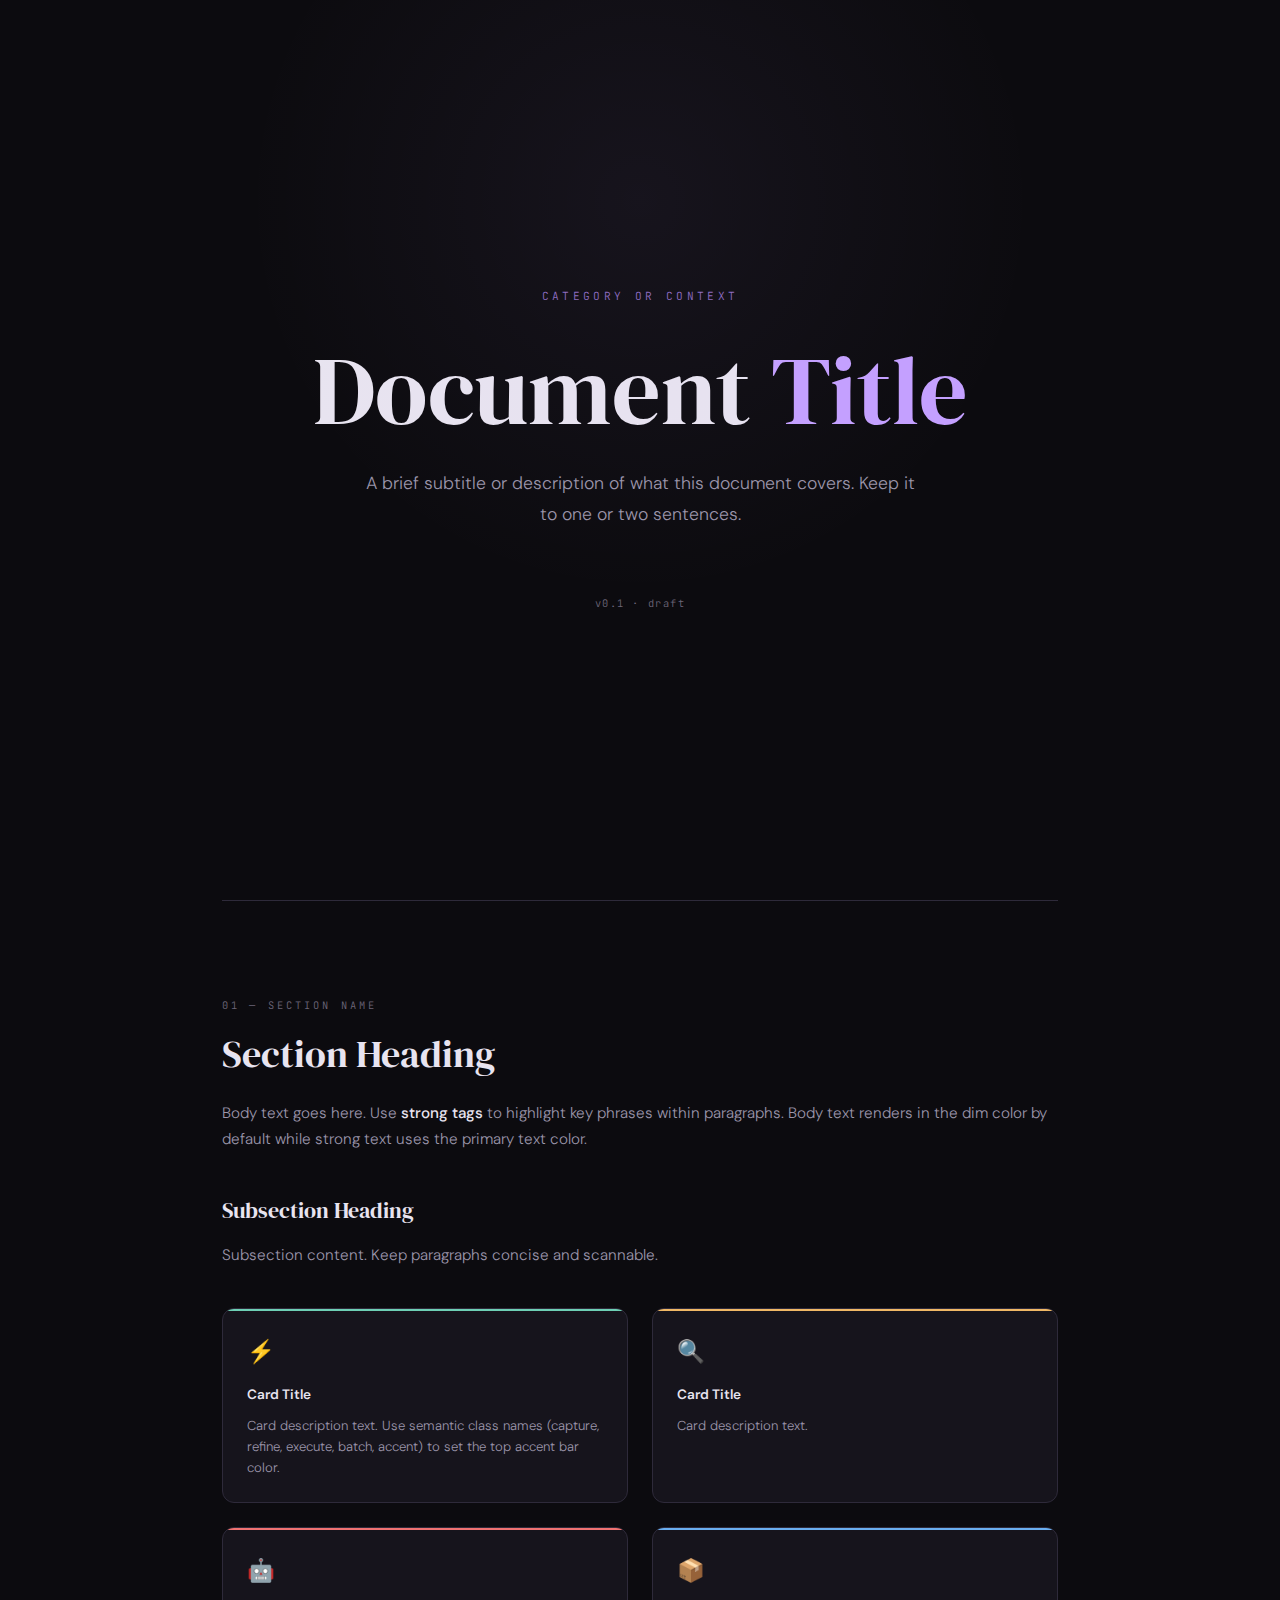
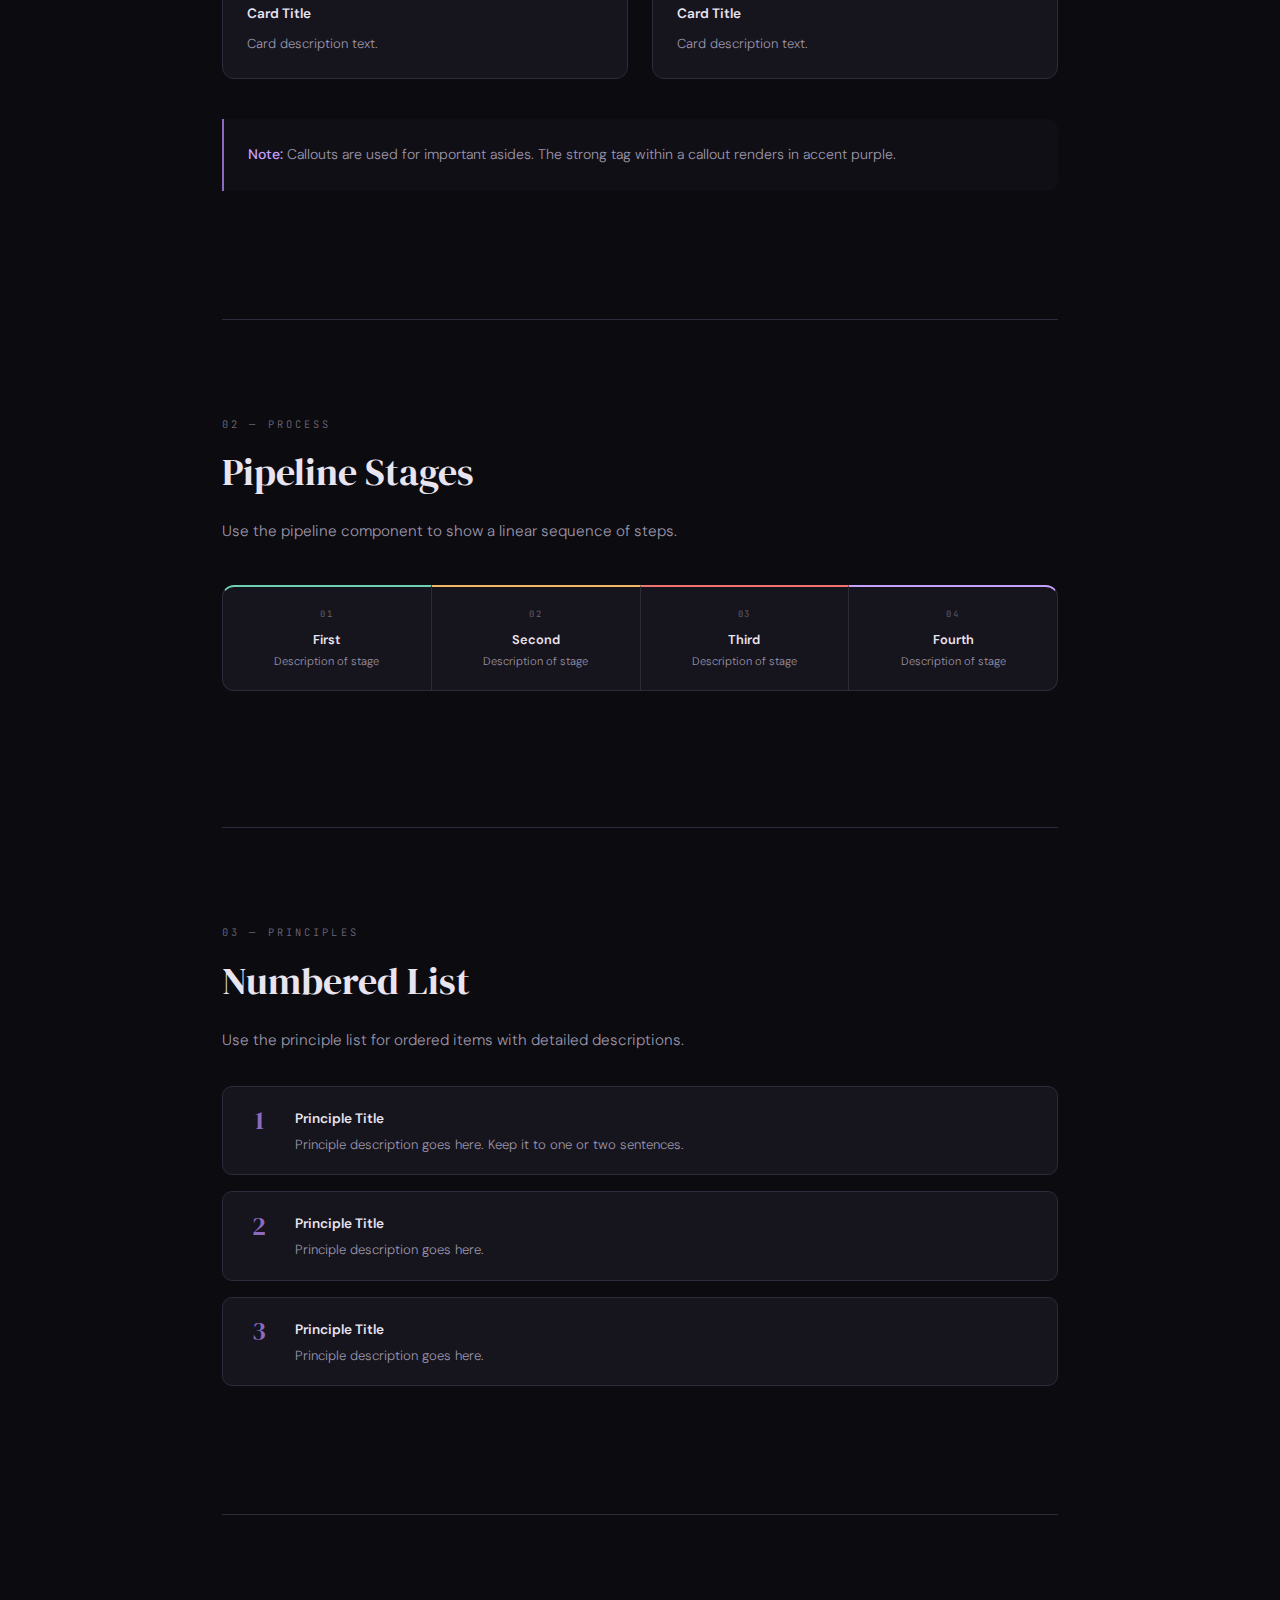
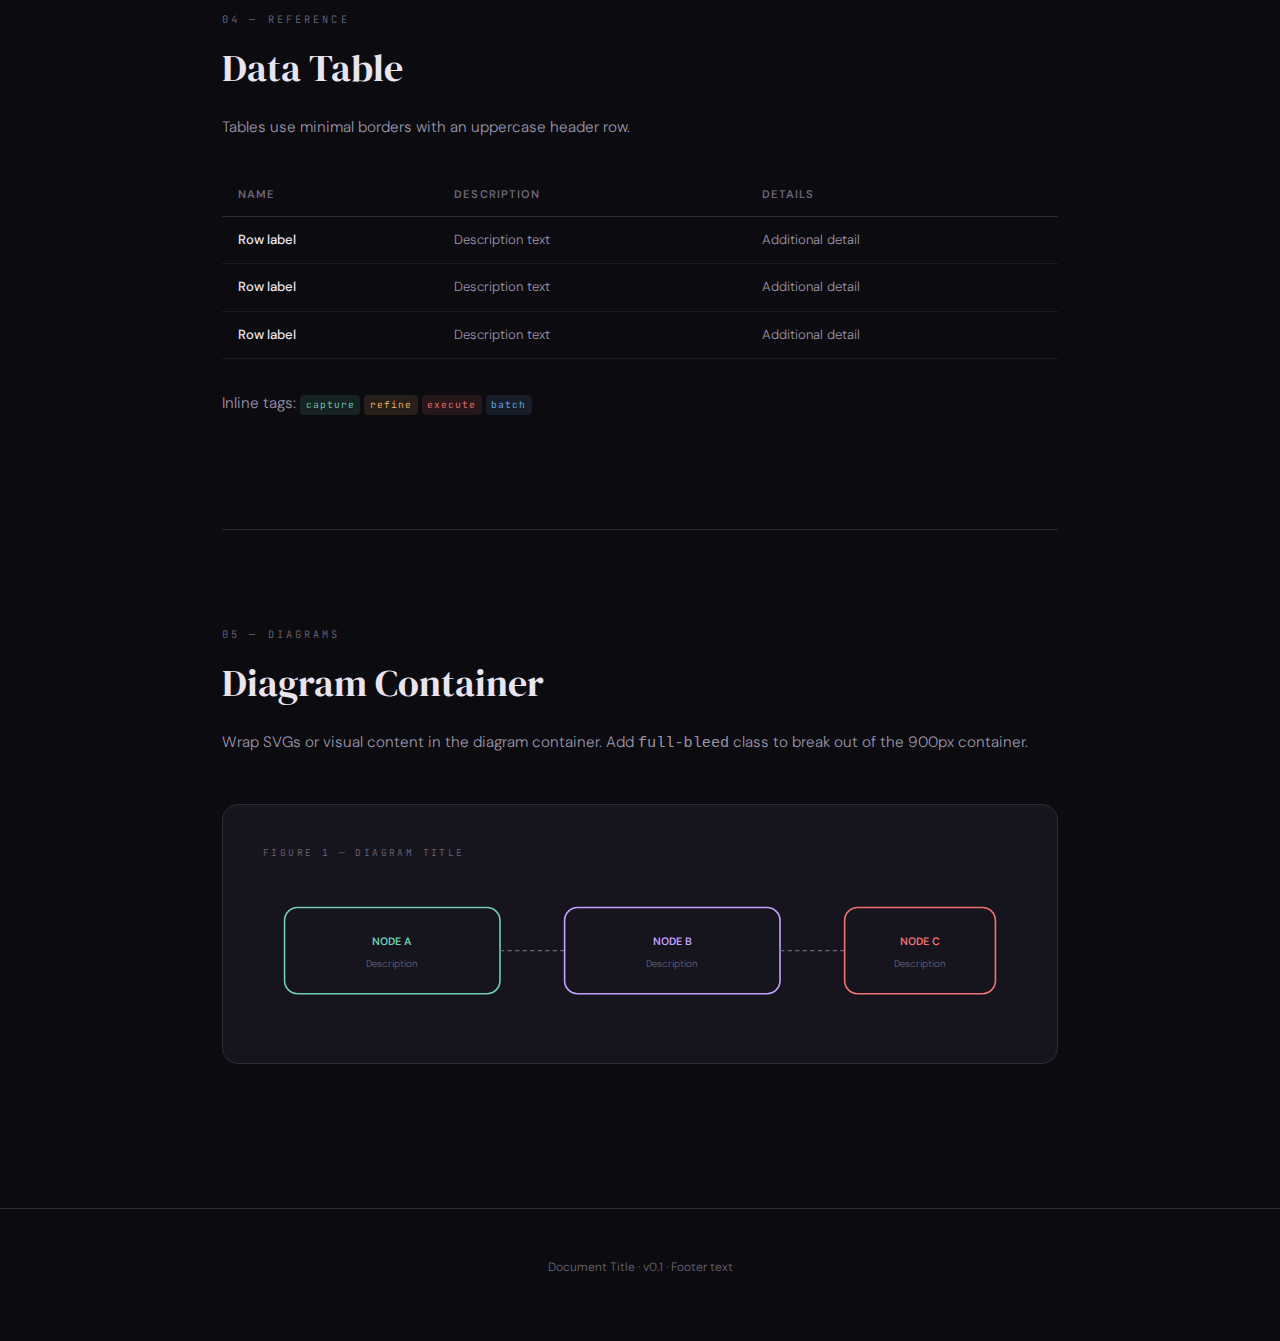
<file: template.html>
<!DOCTYPE html>
<html lang="en">
<head>
<meta charset="UTF-8">
<meta name="viewport" content="width=device-width, initial-scale=1.0">
<title>Document Title</title>
<link rel="stylesheet" href="tokens.css">
</head>
<body>

<!-- ============ HERO ============ -->
<div class="hero">
  <div class="hero-label">Category or Context</div>
  <h1>Document <span>Title</span></h1>
  <p>A brief subtitle or description of what this document covers. Keep it to one or two sentences.</p>
  <div class="hero-version">v0.1 · draft</div>
</div>

<!-- ============ SECTION ============ -->
<div class="container">
<section>
  <div class="section-num">01 — Section Name</div>
  <h2>Section Heading</h2>
  <p>Body text goes here. Use <strong>strong tags</strong> to highlight key phrases within paragraphs. Body text renders in the dim color by default while strong text uses the primary text color.</p>

  <h3>Subsection Heading</h3>
  <p>Subsection content. Keep paragraphs concise and scannable.</p>

  <!-- Flow Cards -->
  <div class="flow-grid">
    <div class="flow-card capture">
      <div class="card-icon">⚡</div>
      <h4>Card Title</h4>
      <p>Card description text. Use semantic class names (capture, refine, execute, batch, accent) to set the top accent bar color.</p>
    </div>
    <div class="flow-card refine">
      <div class="card-icon">🔍</div>
      <h4>Card Title</h4>
      <p>Card description text.</p>
    </div>
    <div class="flow-card execute">
      <div class="card-icon">🤖</div>
      <h4>Card Title</h4>
      <p>Card description text.</p>
    </div>
    <div class="flow-card batch">
      <div class="card-icon">📦</div>
      <h4>Card Title</h4>
      <p>Card description text.</p>
    </div>
  </div>

  <!-- Callout -->
  <div class="callout">
    <p><strong>Note:</strong> Callouts are used for important asides. The strong tag within a callout renders in accent purple.</p>
  </div>
</section>

<!-- ============ PIPELINE EXAMPLE ============ -->
<section>
  <div class="section-num">02 — Process</div>
  <h2>Pipeline Stages</h2>
  <p>Use the pipeline component to show a linear sequence of steps.</p>

  <div class="pipeline">
    <div class="pipe-stage s-capture">
      <div class="pipe-num">01</div>
      <div class="pipe-name">First</div>
      <div class="pipe-desc">Description of stage</div>
    </div>
    <div class="pipe-stage s-refine">
      <div class="pipe-num">02</div>
      <div class="pipe-name">Second</div>
      <div class="pipe-desc">Description of stage</div>
    </div>
    <div class="pipe-stage s-execute">
      <div class="pipe-num">03</div>
      <div class="pipe-name">Third</div>
      <div class="pipe-desc">Description of stage</div>
    </div>
    <div class="pipe-stage s-accent">
      <div class="pipe-num">04</div>
      <div class="pipe-name">Fourth</div>
      <div class="pipe-desc">Description of stage</div>
    </div>
  </div>
</section>

<!-- ============ NUMBERED LIST EXAMPLE ============ -->
<section>
  <div class="section-num">03 — Principles</div>
  <h2>Numbered List</h2>
  <p>Use the principle list for ordered items with detailed descriptions.</p>

  <div class="principle-list">
    <div class="principle">
      <div class="principle-num">1</div>
      <div>
        <h4>Principle Title</h4>
        <p>Principle description goes here. Keep it to one or two sentences.</p>
      </div>
    </div>
    <div class="principle">
      <div class="principle-num">2</div>
      <div>
        <h4>Principle Title</h4>
        <p>Principle description goes here.</p>
      </div>
    </div>
    <div class="principle">
      <div class="principle-num">3</div>
      <div>
        <h4>Principle Title</h4>
        <p>Principle description goes here.</p>
      </div>
    </div>
  </div>
</section>

<!-- ============ TABLE EXAMPLE ============ -->
<section>
  <div class="section-num">04 — Reference</div>
  <h2>Data Table</h2>
  <p>Tables use minimal borders with an uppercase header row.</p>

  <table class="info-table">
    <thead>
      <tr><th>Name</th><th>Description</th><th>Details</th></tr>
    </thead>
    <tbody>
      <tr>
        <td>Row label</td>
        <td>Description text</td>
        <td>Additional detail</td>
      </tr>
      <tr>
        <td>Row label</td>
        <td>Description text</td>
        <td>Additional detail</td>
      </tr>
      <tr>
        <td>Row label</td>
        <td>Description text</td>
        <td>Additional detail</td>
      </tr>
    </tbody>
  </table>

  <!-- Tags -->
  <p>
    Inline tags:
    <span class="tag t-capture">capture</span>
    <span class="tag t-refine">refine</span>
    <span class="tag t-execute">execute</span>
    <span class="tag t-batch">batch</span>
  </p>
</section>

<!-- ============ DIAGRAM EXAMPLE ============ -->
<section>
  <div class="section-num">05 — Diagrams</div>
  <h2>Diagram Container</h2>
  <p>Wrap SVGs or visual content in the diagram container. Add <code>full-bleed</code> class to break out of the 900px container.</p>

  <div class="diagram-wrap">
    <div class="diagram-label">Figure 1 — Diagram Title</div>
    <!-- SVG or visual content goes here -->
    <svg viewBox="0 0 700 120" xmlns="http://www.w3.org/2000/svg" style="width:100%;height:auto;">
      <rect x="20" y="20" width="200" height="80" rx="12" fill="var(--surface)" stroke="var(--capture)" stroke-width="1.5"/>
      <text x="120" y="55" text-anchor="middle" fill="var(--capture)" font-size="10" font-weight="600">NODE A</text>
      <text x="120" y="75" text-anchor="middle" fill="var(--text-faint)" font-size="9">Description</text>

      <line x1="220" y1="60" x2="280" y2="60" stroke="var(--text-faint)" stroke-width="1" stroke-dasharray="4,3"/>

      <rect x="280" y="20" width="200" height="80" rx="12" fill="var(--surface)" stroke="var(--accent)" stroke-width="1.5"/>
      <text x="380" y="55" text-anchor="middle" fill="var(--accent)" font-size="10" font-weight="600">NODE B</text>
      <text x="380" y="75" text-anchor="middle" fill="var(--text-faint)" font-size="9">Description</text>

      <line x1="480" y1="60" x2="540" y2="60" stroke="var(--text-faint)" stroke-width="1" stroke-dasharray="4,3"/>

      <rect x="540" y="20" width="140" height="80" rx="12" fill="var(--surface)" stroke="var(--execute)" stroke-width="1.5"/>
      <text x="610" y="55" text-anchor="middle" fill="var(--execute)" font-size="10" font-weight="600">NODE C</text>
      <text x="610" y="75" text-anchor="middle" fill="var(--text-faint)" font-size="9">Description</text>
    </svg>
  </div>
</section>
</div>

<!-- ============ FOOTER ============ -->
<footer>
  <div class="container">
    <p>Document Title · v0.1 · Footer text</p>
  </div>
</footer>

</body>
</html>
</file>
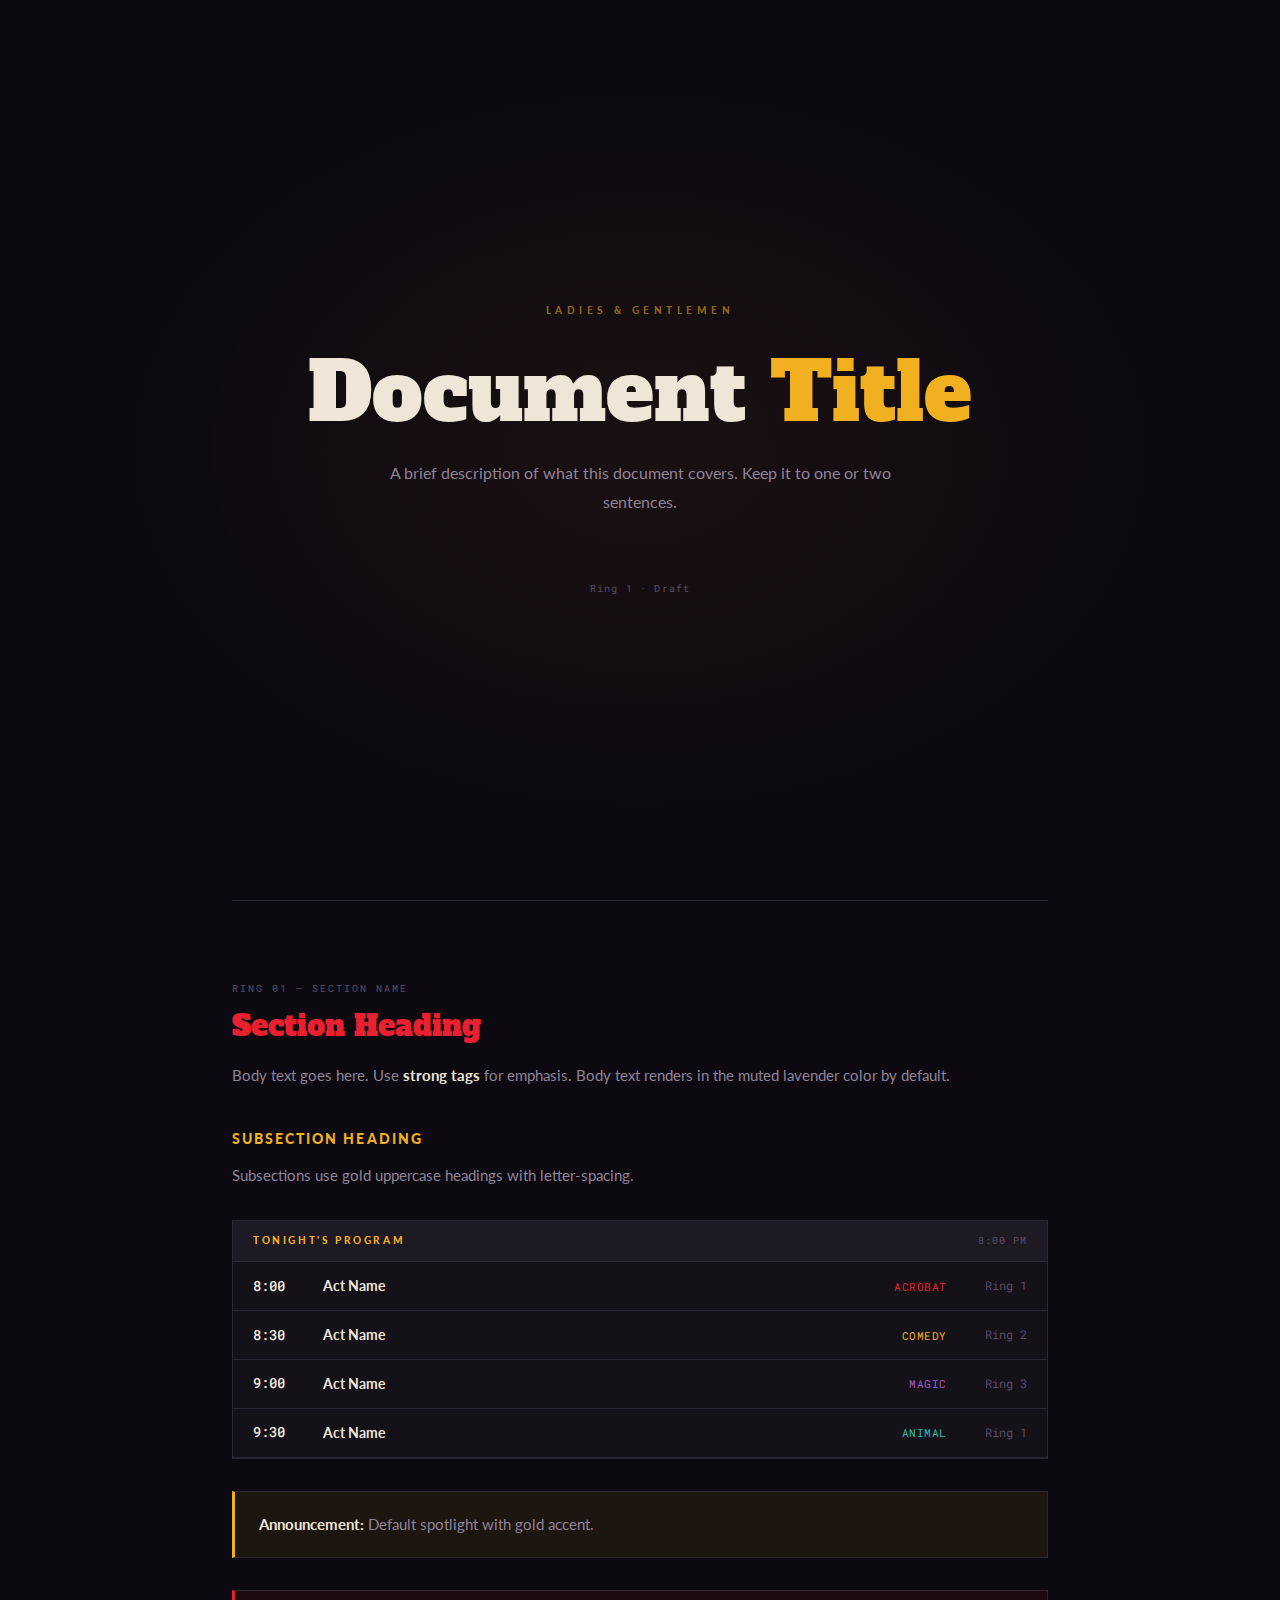
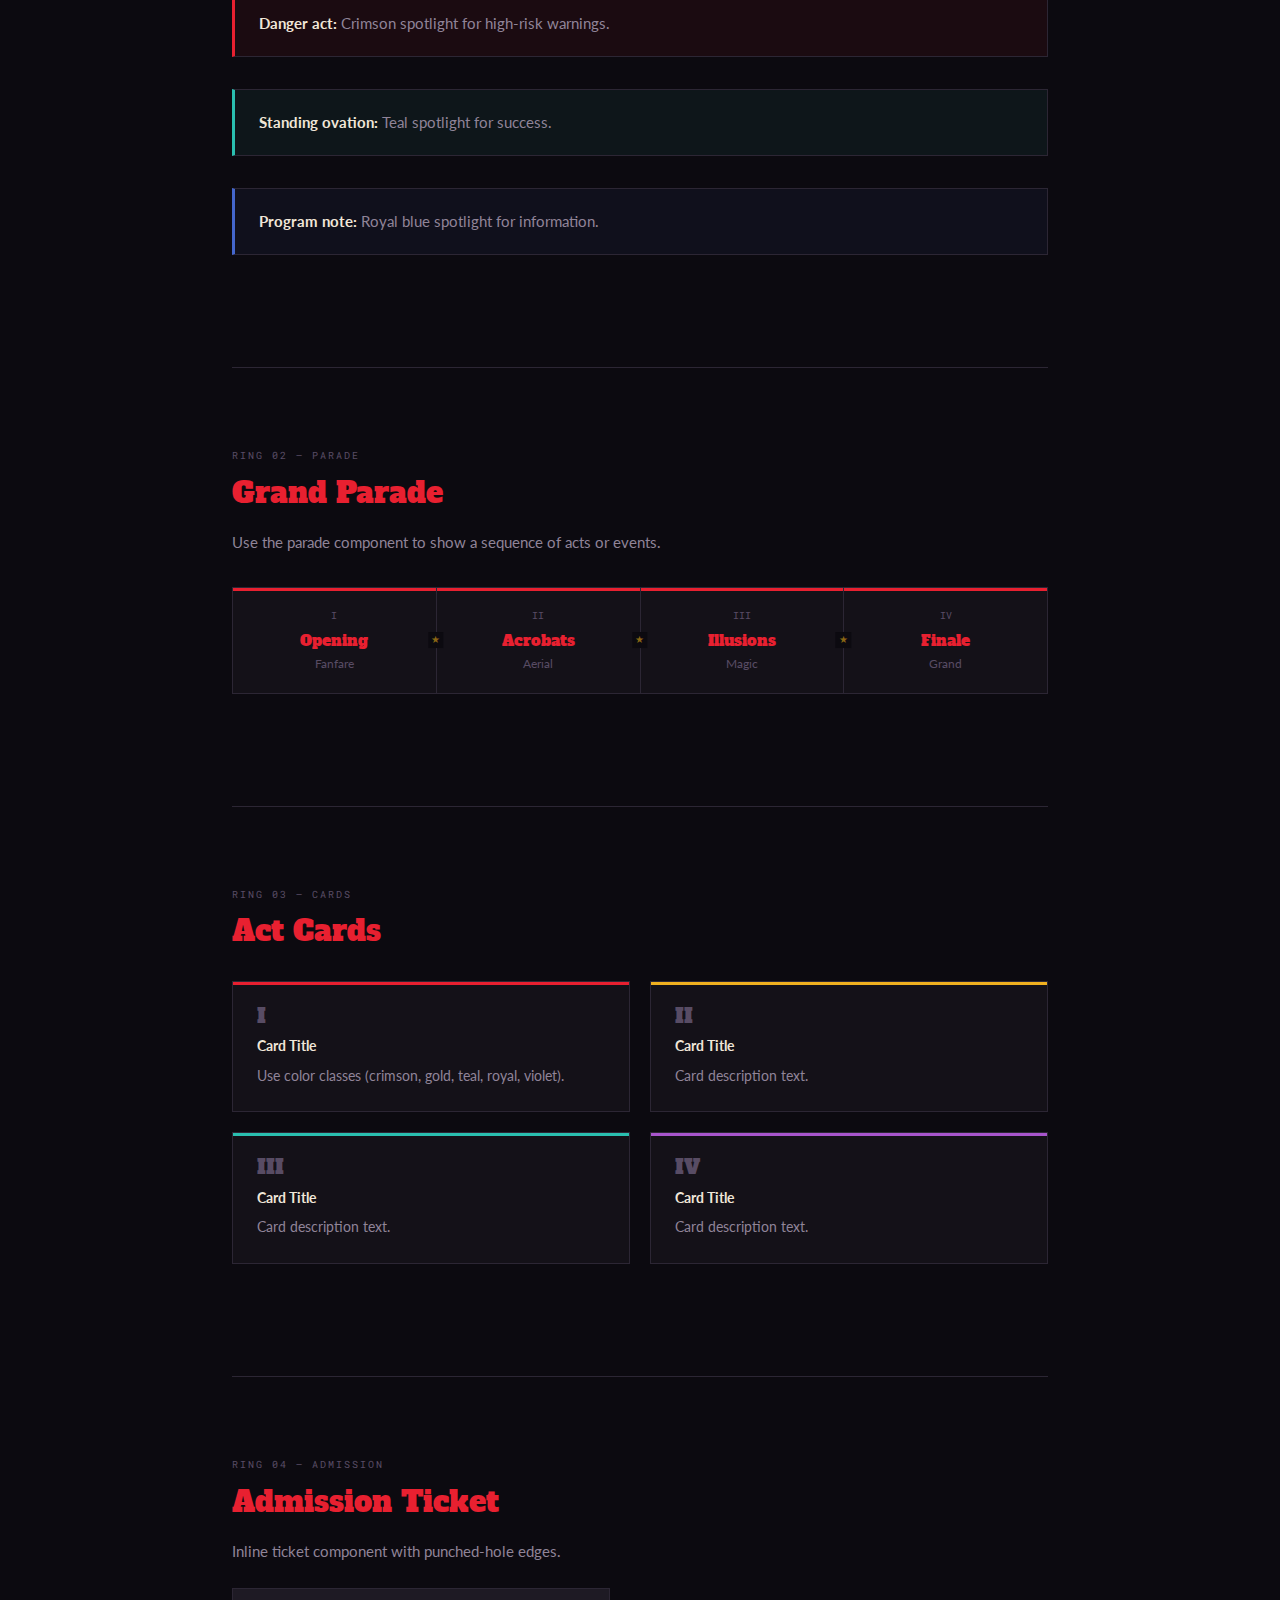
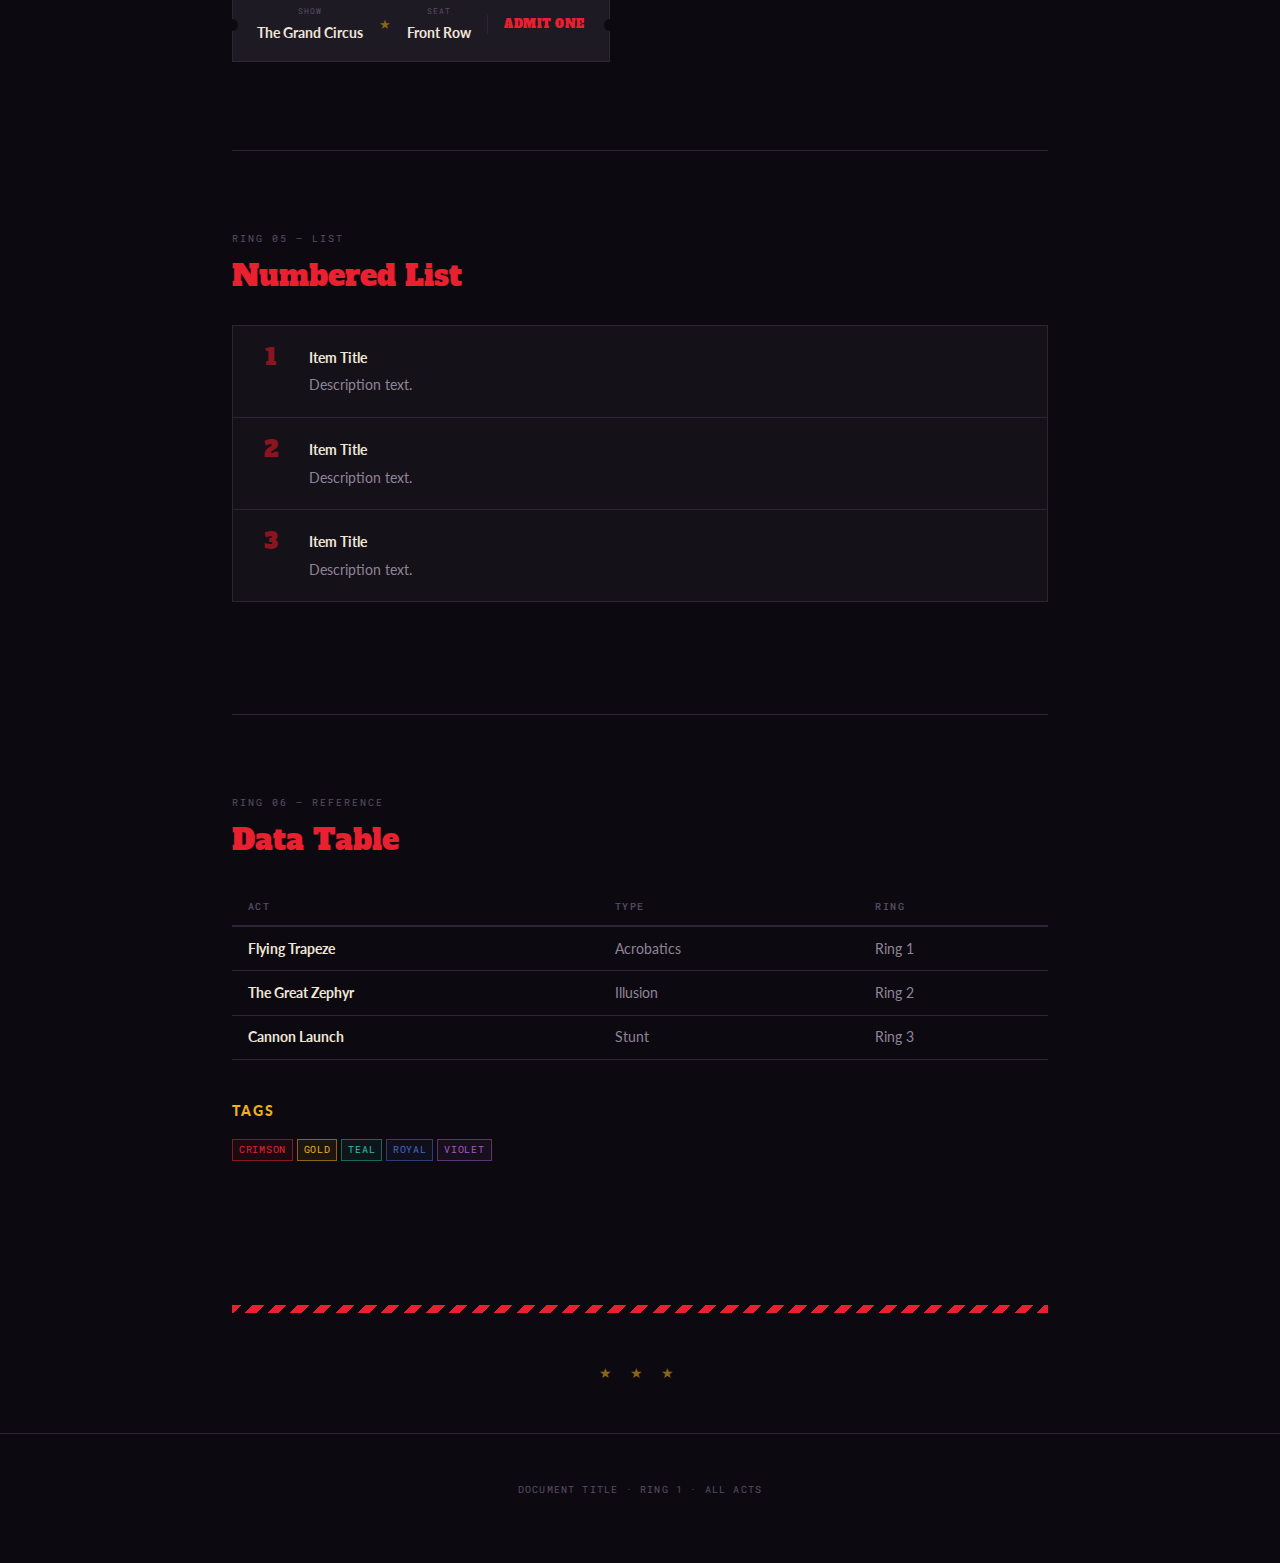
<file: circus/template.html>
<!DOCTYPE html>
<html lang="en">
<head>
<meta charset="UTF-8">
<meta name="viewport" content="width=device-width, initial-scale=1.0">
<title>Document Title</title>
<link rel="stylesheet" href="tokens.css">
</head>
<body>

<!-- ============ HERO ============ -->
<div class="hero">
  <div class="hero-label">Ladies &amp; Gentlemen</div>
  <h1>Document <span>Title</span></h1>
  <p>A brief description of what this document covers. Keep it to one or two sentences.</p>
  <div class="hero-version">Ring 1 &middot; Draft</div>
</div>

<!-- ============ SECTION ============ -->
<div class="container">
<section>
  <div class="section-num">Ring 01 &mdash; Section Name</div>
  <h2>Section Heading</h2>
  <p>Body text goes here. Use <strong>strong tags</strong> for emphasis. Body text renders in the muted lavender color by default.</p>

  <h3>Subsection Heading</h3>
  <p>Subsections use gold uppercase headings with letter-spacing.</p>

  <!-- Playbill -->
  <div class="playbill">
    <div class="playbill-header">
      Tonight's Program
      <span class="showtime">8:00 PM</span>
    </div>
    <div class="act-row">
      <div class="act-time">8:00</div>
      <div class="act-name">Act Name</div>
      <div class="act-type acrobat">Acrobat</div>
      <div class="act-ring">Ring 1</div>
    </div>
    <div class="act-row">
      <div class="act-time">8:30</div>
      <div class="act-name">Act Name</div>
      <div class="act-type comedy">Comedy</div>
      <div class="act-ring">Ring 2</div>
    </div>
    <div class="act-row">
      <div class="act-time">9:00</div>
      <div class="act-name">Act Name</div>
      <div class="act-type magic">Magic</div>
      <div class="act-ring">Ring 3</div>
    </div>
    <div class="act-row">
      <div class="act-time">9:30</div>
      <div class="act-name">Act Name</div>
      <div class="act-type animal">Animal</div>
      <div class="act-ring">Ring 1</div>
    </div>
  </div>

  <!-- Spotlight variants -->
  <div class="spotlight">
    <p><strong>Announcement:</strong> Default spotlight with gold accent.</p>
  </div>
  <div class="spotlight danger">
    <p><strong>Danger act:</strong> Crimson spotlight for high-risk warnings.</p>
  </div>
  <div class="spotlight ovation">
    <p><strong>Standing ovation:</strong> Teal spotlight for success.</p>
  </div>
  <div class="spotlight note">
    <p><strong>Program note:</strong> Royal blue spotlight for information.</p>
  </div>
</section>

<!-- ============ PARADE ============ -->
<section>
  <div class="section-num">Ring 02 &mdash; Parade</div>
  <h2>Grand Parade</h2>
  <p>Use the parade component to show a sequence of acts or events.</p>

  <div class="parade">
    <div class="parade-act">
      <div class="parade-num">I</div>
      <div class="parade-name">Opening</div>
      <div class="parade-desc">Fanfare</div>
    </div>
    <div class="parade-act">
      <div class="parade-num">II</div>
      <div class="parade-name">Acrobats</div>
      <div class="parade-desc">Aerial</div>
    </div>
    <div class="parade-act">
      <div class="parade-num">III</div>
      <div class="parade-name">Illusions</div>
      <div class="parade-desc">Magic</div>
    </div>
    <div class="parade-act">
      <div class="parade-num">IV</div>
      <div class="parade-name">Finale</div>
      <div class="parade-desc">Grand</div>
    </div>
  </div>
</section>

<!-- ============ CARDS ============ -->
<section>
  <div class="section-num">Ring 03 &mdash; Cards</div>
  <h2>Act Cards</h2>

  <div class="card-grid">
    <div class="act-card crimson">
      <div class="card-ring">I</div>
      <h4>Card Title</h4>
      <p>Use color classes (crimson, gold, teal, royal, violet).</p>
    </div>
    <div class="act-card gold">
      <div class="card-ring">II</div>
      <h4>Card Title</h4>
      <p>Card description text.</p>
    </div>
    <div class="act-card teal">
      <div class="card-ring">III</div>
      <h4>Card Title</h4>
      <p>Card description text.</p>
    </div>
    <div class="act-card violet">
      <div class="card-ring">IV</div>
      <h4>Card Title</h4>
      <p>Card description text.</p>
    </div>
  </div>
</section>

<!-- ============ ADMISSION ============ -->
<section>
  <div class="section-num">Ring 04 &mdash; Admission</div>
  <h2>Admission Ticket</h2>
  <p>Inline ticket component with punched-hole edges.</p>

  <div class="admission">
    <div class="admission-event">
      <div class="admission-label">Show</div>
      <div class="admission-name">The Grand Circus</div>
    </div>
    <div class="admission-divider">&#9733;</div>
    <div class="admission-seat">
      <div class="admission-label">Seat</div>
      <div class="admission-name">Front Row</div>
    </div>
    <div class="admission-admit">ADMIT ONE</div>
  </div>
</section>

<!-- ============ NUMBERED LIST ============ -->
<section>
  <div class="section-num">Ring 05 &mdash; List</div>
  <h2>Numbered List</h2>

  <div class="num-list">
    <div class="num-item">
      <div class="item-num">1</div>
      <div>
        <h4>Item Title</h4>
        <p>Description text.</p>
      </div>
    </div>
    <div class="num-item">
      <div class="item-num">2</div>
      <div>
        <h4>Item Title</h4>
        <p>Description text.</p>
      </div>
    </div>
    <div class="num-item">
      <div class="item-num">3</div>
      <div>
        <h4>Item Title</h4>
        <p>Description text.</p>
      </div>
    </div>
  </div>
</section>

<!-- ============ TABLE & TAGS ============ -->
<section>
  <div class="section-num">Ring 06 &mdash; Reference</div>
  <h2>Data Table</h2>

  <table class="info-table">
    <thead>
      <tr><th>Act</th><th>Type</th><th>Ring</th></tr>
    </thead>
    <tbody>
      <tr><td>Flying Trapeze</td><td>Acrobatics</td><td>Ring 1</td></tr>
      <tr><td>The Great Zephyr</td><td>Illusion</td><td>Ring 2</td></tr>
      <tr><td>Cannon Launch</td><td>Stunt</td><td>Ring 3</td></tr>
    </tbody>
  </table>

  <h3>Tags</h3>
  <p>
    <span class="tag t-crimson">Crimson</span>
    <span class="tag t-gold">Gold</span>
    <span class="tag t-teal">Teal</span>
    <span class="tag t-royal">Royal</span>
    <span class="tag t-violet">Violet</span>
  </p>
</section>

<!-- ============ ORNAMENTS ============ -->
<div class="tent-stripe"></div>
<div class="ornament">&#9733; &#9733; &#9733;</div>

</div>

<!-- ============ FOOTER ============ -->
<footer>
  <div class="container">
    <p>Document Title &middot; Ring 1 &middot; All Acts</p>
  </div>
</footer>

</body>
</html>
</file>
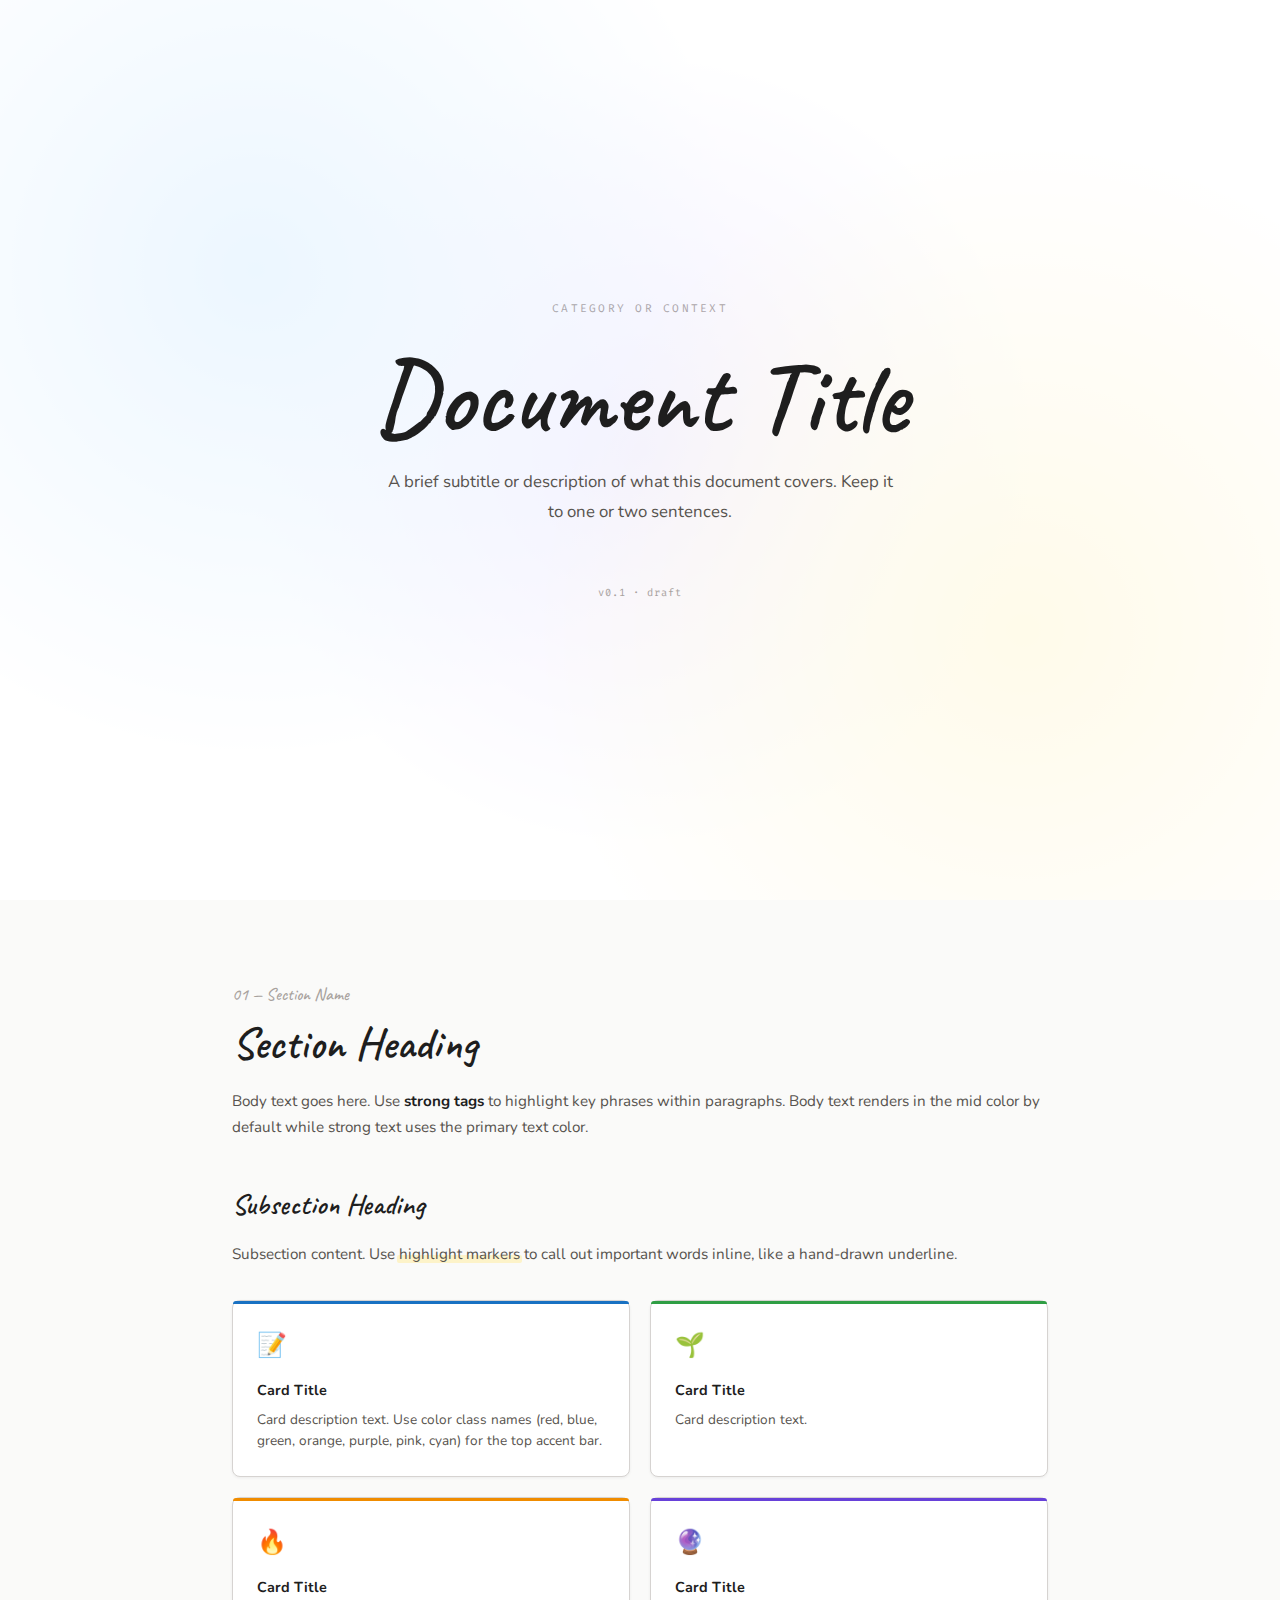
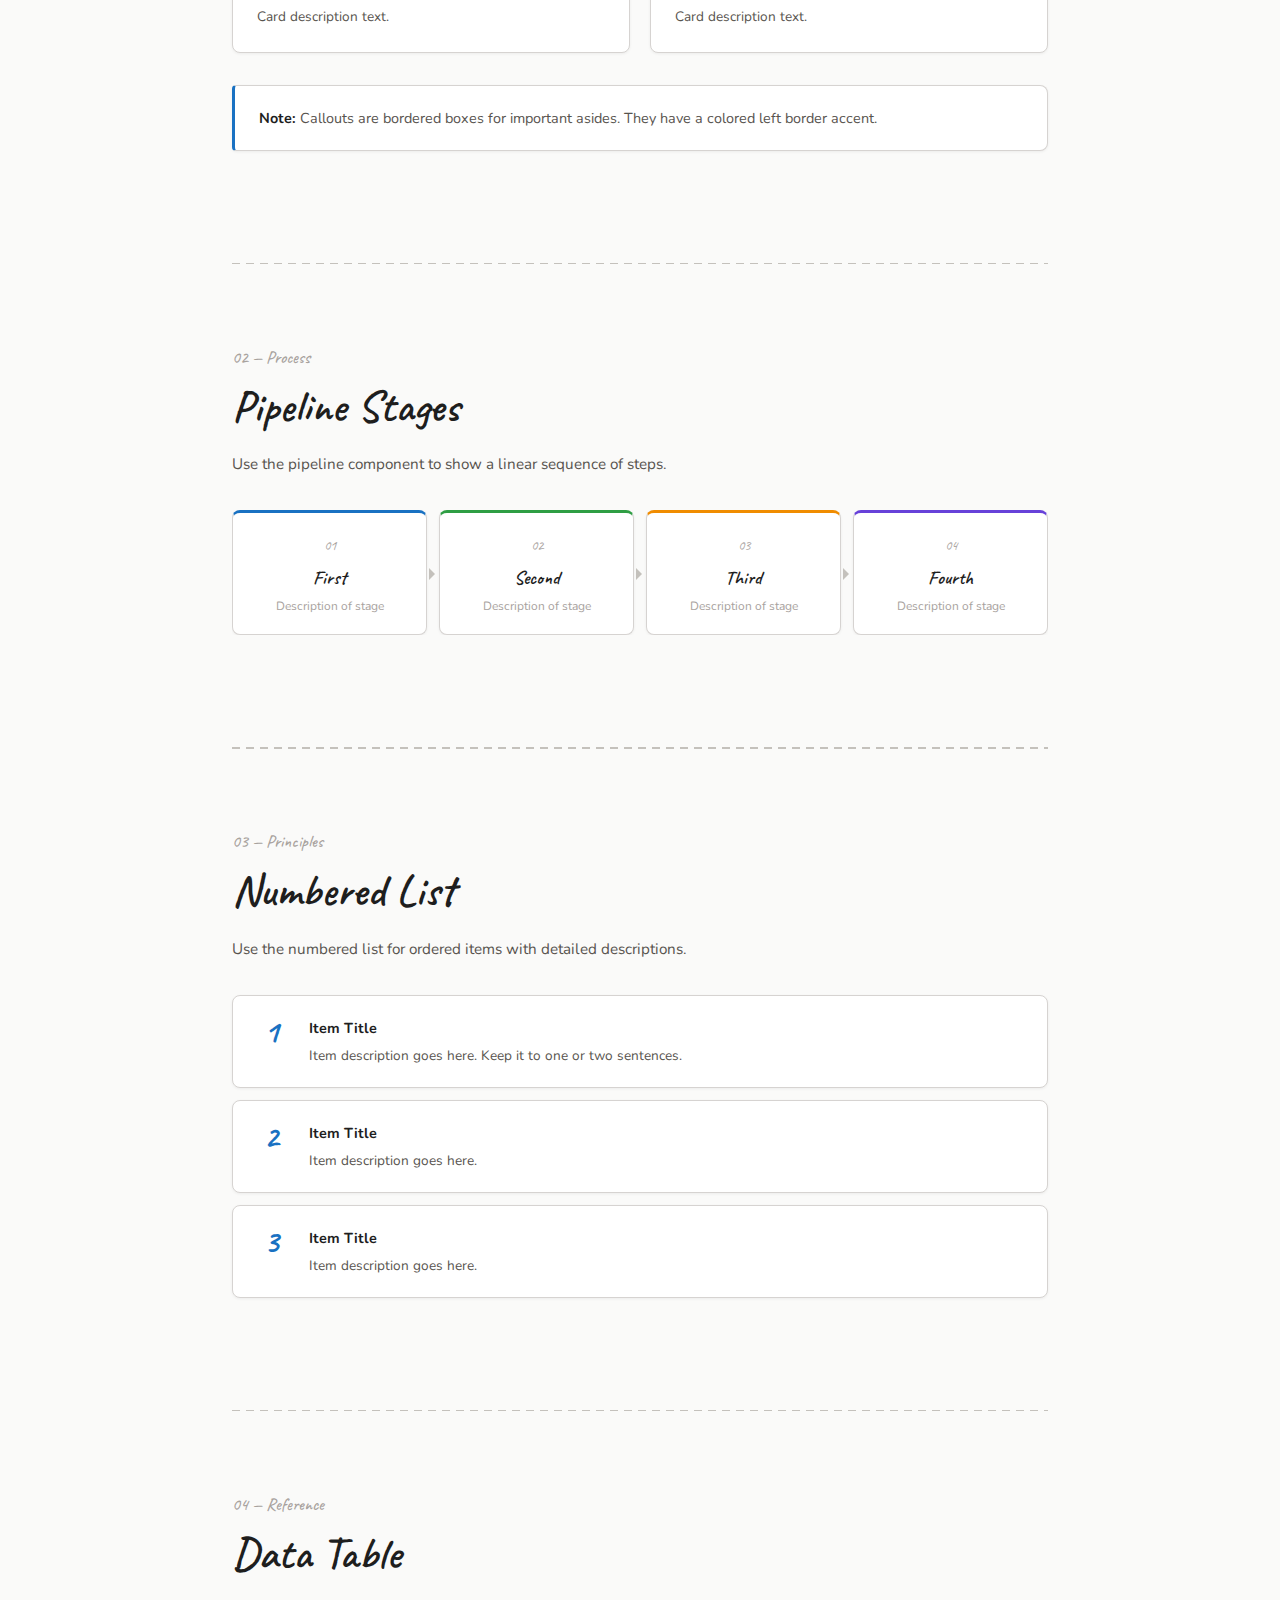
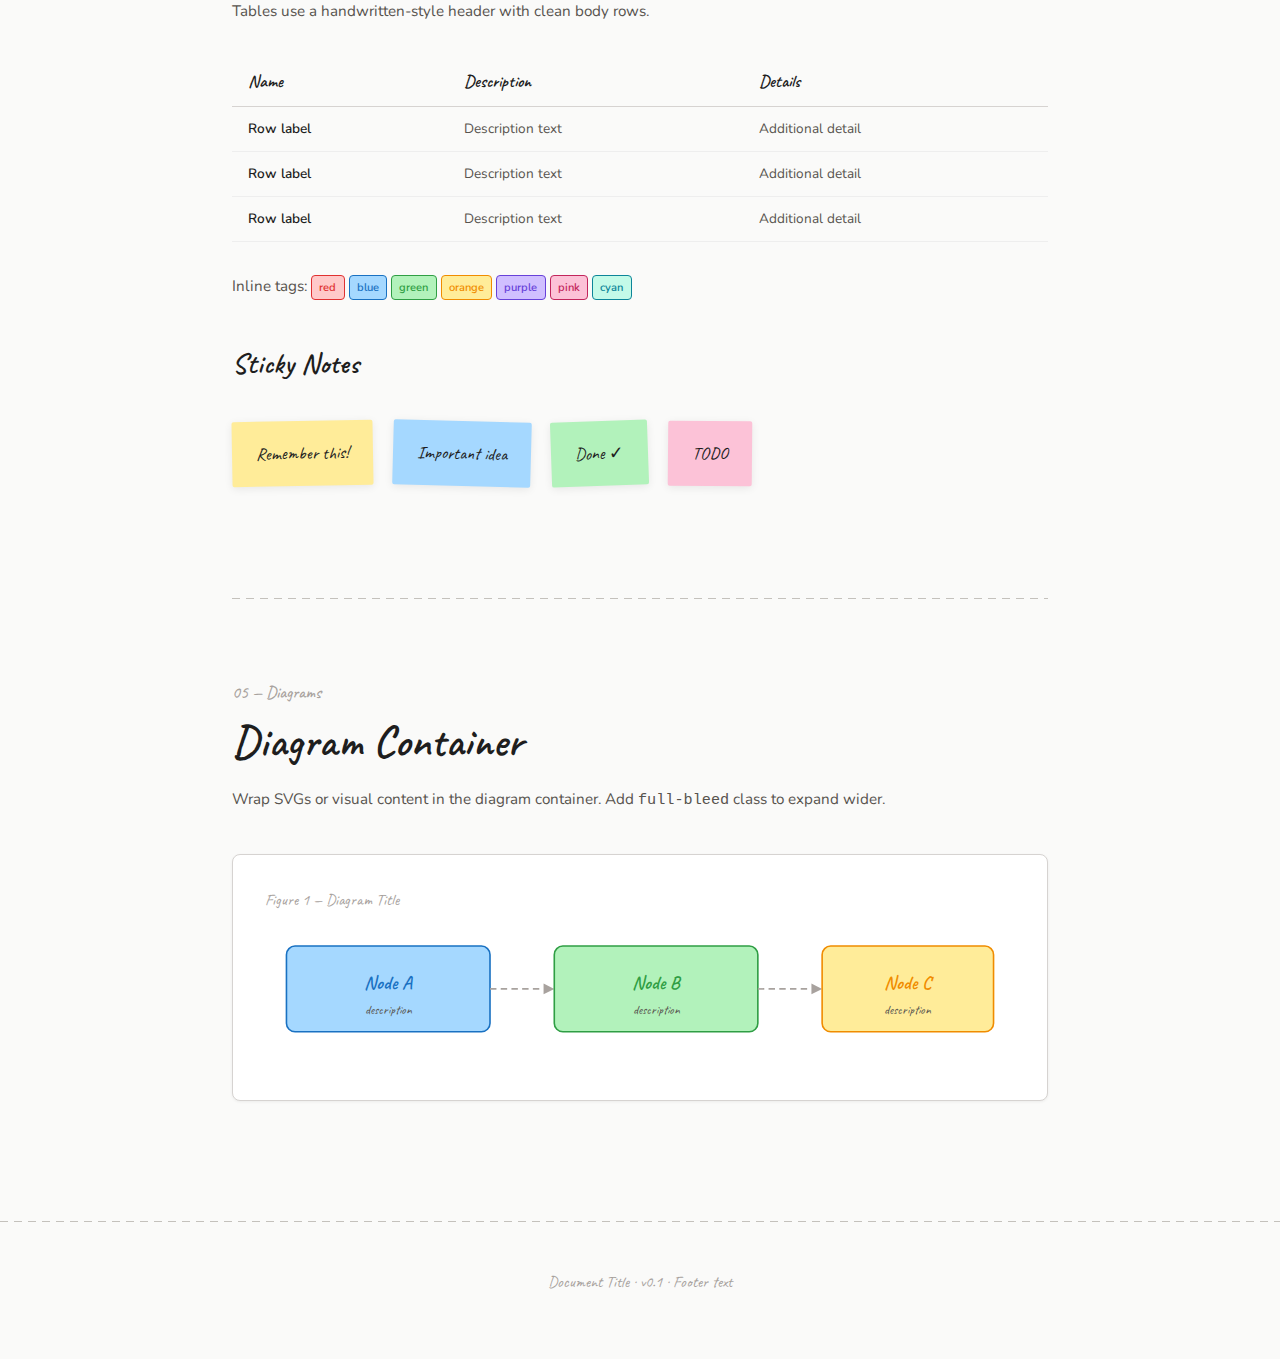
<file: excalidraw/template.html>
<!DOCTYPE html>
<html lang="en">
<head>
<meta charset="UTF-8">
<meta name="viewport" content="width=device-width, initial-scale=1.0">
<title>Document Title</title>
<link rel="stylesheet" href="tokens.css">
</head>
<body>

<!-- ============ HERO ============ -->
<div class="hero">
  <div class="hero-label">Category or Context</div>
  <h1>Document <span>Title</span></h1>
  <p>A brief subtitle or description of what this document covers. Keep it to one or two sentences.</p>
  <div class="hero-version">v0.1 · draft</div>
</div>

<!-- ============ SECTION ============ -->
<div class="container">
<section>
  <div class="section-num">01 — Section Name</div>
  <h2>Section Heading</h2>
  <p>Body text goes here. Use <strong>strong tags</strong> to highlight key phrases within paragraphs. Body text renders in the mid color by default while strong text uses the primary text color.</p>

  <h3>Subsection Heading</h3>
  <p>Subsection content. Use <span class="highlight yellow">highlight markers</span> to call out important words inline, like a hand-drawn underline.</p>

  <!-- Sketch Cards -->
  <div class="card-grid">
    <div class="sketch-card blue">
      <div class="card-icon">📝</div>
      <h4>Card Title</h4>
      <p>Card description text. Use color class names (red, blue, green, orange, purple, pink, cyan) for the top accent bar.</p>
    </div>
    <div class="sketch-card green">
      <div class="card-icon">🌱</div>
      <h4>Card Title</h4>
      <p>Card description text.</p>
    </div>
    <div class="sketch-card orange">
      <div class="card-icon">🔥</div>
      <h4>Card Title</h4>
      <p>Card description text.</p>
    </div>
    <div class="sketch-card purple">
      <div class="card-icon">🔮</div>
      <h4>Card Title</h4>
      <p>Card description text.</p>
    </div>
  </div>

  <!-- Callout -->
  <div class="callout">
    <p><strong>Note:</strong> Callouts are bordered boxes for important asides. They have a colored left border accent.</p>
  </div>
</section>

<!-- ============ PIPELINE EXAMPLE ============ -->
<section>
  <div class="section-num">02 — Process</div>
  <h2>Pipeline Stages</h2>
  <p>Use the pipeline component to show a linear sequence of steps.</p>

  <div class="pipeline">
    <div class="pipe-stage s-blue">
      <div class="pipe-num">01</div>
      <div class="pipe-name">First</div>
      <div class="pipe-desc">Description of stage</div>
    </div>
    <div class="pipe-stage s-green">
      <div class="pipe-num">02</div>
      <div class="pipe-name">Second</div>
      <div class="pipe-desc">Description of stage</div>
    </div>
    <div class="pipe-stage s-orange">
      <div class="pipe-num">03</div>
      <div class="pipe-name">Third</div>
      <div class="pipe-desc">Description of stage</div>
    </div>
    <div class="pipe-stage s-purple">
      <div class="pipe-num">04</div>
      <div class="pipe-name">Fourth</div>
      <div class="pipe-desc">Description of stage</div>
    </div>
  </div>
</section>

<!-- ============ NUMBERED LIST ============ -->
<section>
  <div class="section-num">03 — Principles</div>
  <h2>Numbered List</h2>
  <p>Use the numbered list for ordered items with detailed descriptions.</p>

  <div class="numbered-list">
    <div class="numbered-item">
      <div class="item-num">1</div>
      <div>
        <h4>Item Title</h4>
        <p>Item description goes here. Keep it to one or two sentences.</p>
      </div>
    </div>
    <div class="numbered-item">
      <div class="item-num">2</div>
      <div>
        <h4>Item Title</h4>
        <p>Item description goes here.</p>
      </div>
    </div>
    <div class="numbered-item">
      <div class="item-num">3</div>
      <div>
        <h4>Item Title</h4>
        <p>Item description goes here.</p>
      </div>
    </div>
  </div>
</section>

<!-- ============ TABLE & TAGS ============ -->
<section>
  <div class="section-num">04 — Reference</div>
  <h2>Data Table</h2>
  <p>Tables use a handwritten-style header with clean body rows.</p>

  <table class="info-table">
    <thead>
      <tr><th>Name</th><th>Description</th><th>Details</th></tr>
    </thead>
    <tbody>
      <tr><td>Row label</td><td>Description text</td><td>Additional detail</td></tr>
      <tr><td>Row label</td><td>Description text</td><td>Additional detail</td></tr>
      <tr><td>Row label</td><td>Description text</td><td>Additional detail</td></tr>
    </tbody>
  </table>

  <!-- Tags -->
  <p>
    Inline tags:
    <span class="tag t-red">red</span>
    <span class="tag t-blue">blue</span>
    <span class="tag t-green">green</span>
    <span class="tag t-orange">orange</span>
    <span class="tag t-purple">purple</span>
    <span class="tag t-pink">pink</span>
    <span class="tag t-cyan">cyan</span>
  </p>

  <!-- Sticky Notes -->
  <h3>Sticky Notes</h3>
  <div style="display: flex; gap: 1.25rem; flex-wrap: wrap; margin: 2rem 0;">
    <div class="sticky yellow">Remember this!</div>
    <div class="sticky blue" style="transform: rotate(1.5deg);">Important idea</div>
    <div class="sticky green" style="transform: rotate(-2deg);">Done ✓</div>
    <div class="sticky pink" style="transform: rotate(0.5deg);">TODO</div>
  </div>
</section>

<!-- ============ DIAGRAM EXAMPLE ============ -->
<section>
  <div class="section-num">05 — Diagrams</div>
  <h2>Diagram Container</h2>
  <p>Wrap SVGs or visual content in the diagram container. Add <code>full-bleed</code> class to expand wider.</p>

  <div class="diagram-wrap">
    <div class="diagram-label">Figure 1 — Diagram Title</div>
    <svg viewBox="0 0 700 120" xmlns="http://www.w3.org/2000/svg" style="width:100%;height:auto;">
      <rect x="20" y="15" width="190" height="80" rx="8" fill="var(--blue-fill)" stroke="var(--blue)" stroke-width="1.5"/>
      <text x="115" y="55" text-anchor="middle" fill="var(--blue)" font-size="18" font-weight="600">Node A</text>
      <text x="115" y="78" text-anchor="middle" fill="var(--text-mid)" font-size="12" font-family="Nunito, sans-serif">description</text>

      <line x1="210" y1="55" x2="260" y2="55" stroke="var(--text-light)" stroke-width="1.5" stroke-dasharray="6,4"/>
      <polygon points="260,50 270,55 260,60" fill="var(--text-light)"/>

      <rect x="270" y="15" width="190" height="80" rx="8" fill="var(--green-fill)" stroke="var(--green)" stroke-width="1.5"/>
      <text x="365" y="55" text-anchor="middle" fill="var(--green)" font-size="18" font-weight="600">Node B</text>
      <text x="365" y="78" text-anchor="middle" fill="var(--text-mid)" font-size="12" font-family="Nunito, sans-serif">description</text>

      <line x1="460" y1="55" x2="510" y2="55" stroke="var(--text-light)" stroke-width="1.5" stroke-dasharray="6,4"/>
      <polygon points="510,50 520,55 510,60" fill="var(--text-light)"/>

      <rect x="520" y="15" width="160" height="80" rx="8" fill="var(--orange-fill)" stroke="var(--orange)" stroke-width="1.5"/>
      <text x="600" y="55" text-anchor="middle" fill="var(--orange)" font-size="18" font-weight="600">Node C</text>
      <text x="600" y="78" text-anchor="middle" fill="var(--text-mid)" font-size="12" font-family="Nunito, sans-serif">description</text>
    </svg>
  </div>
</section>
</div>

<!-- ============ FOOTER ============ -->
<footer>
  <div class="container">
    <p>Document Title · v0.1 · Footer text</p>
  </div>
</footer>

</body>
</html>
</file>
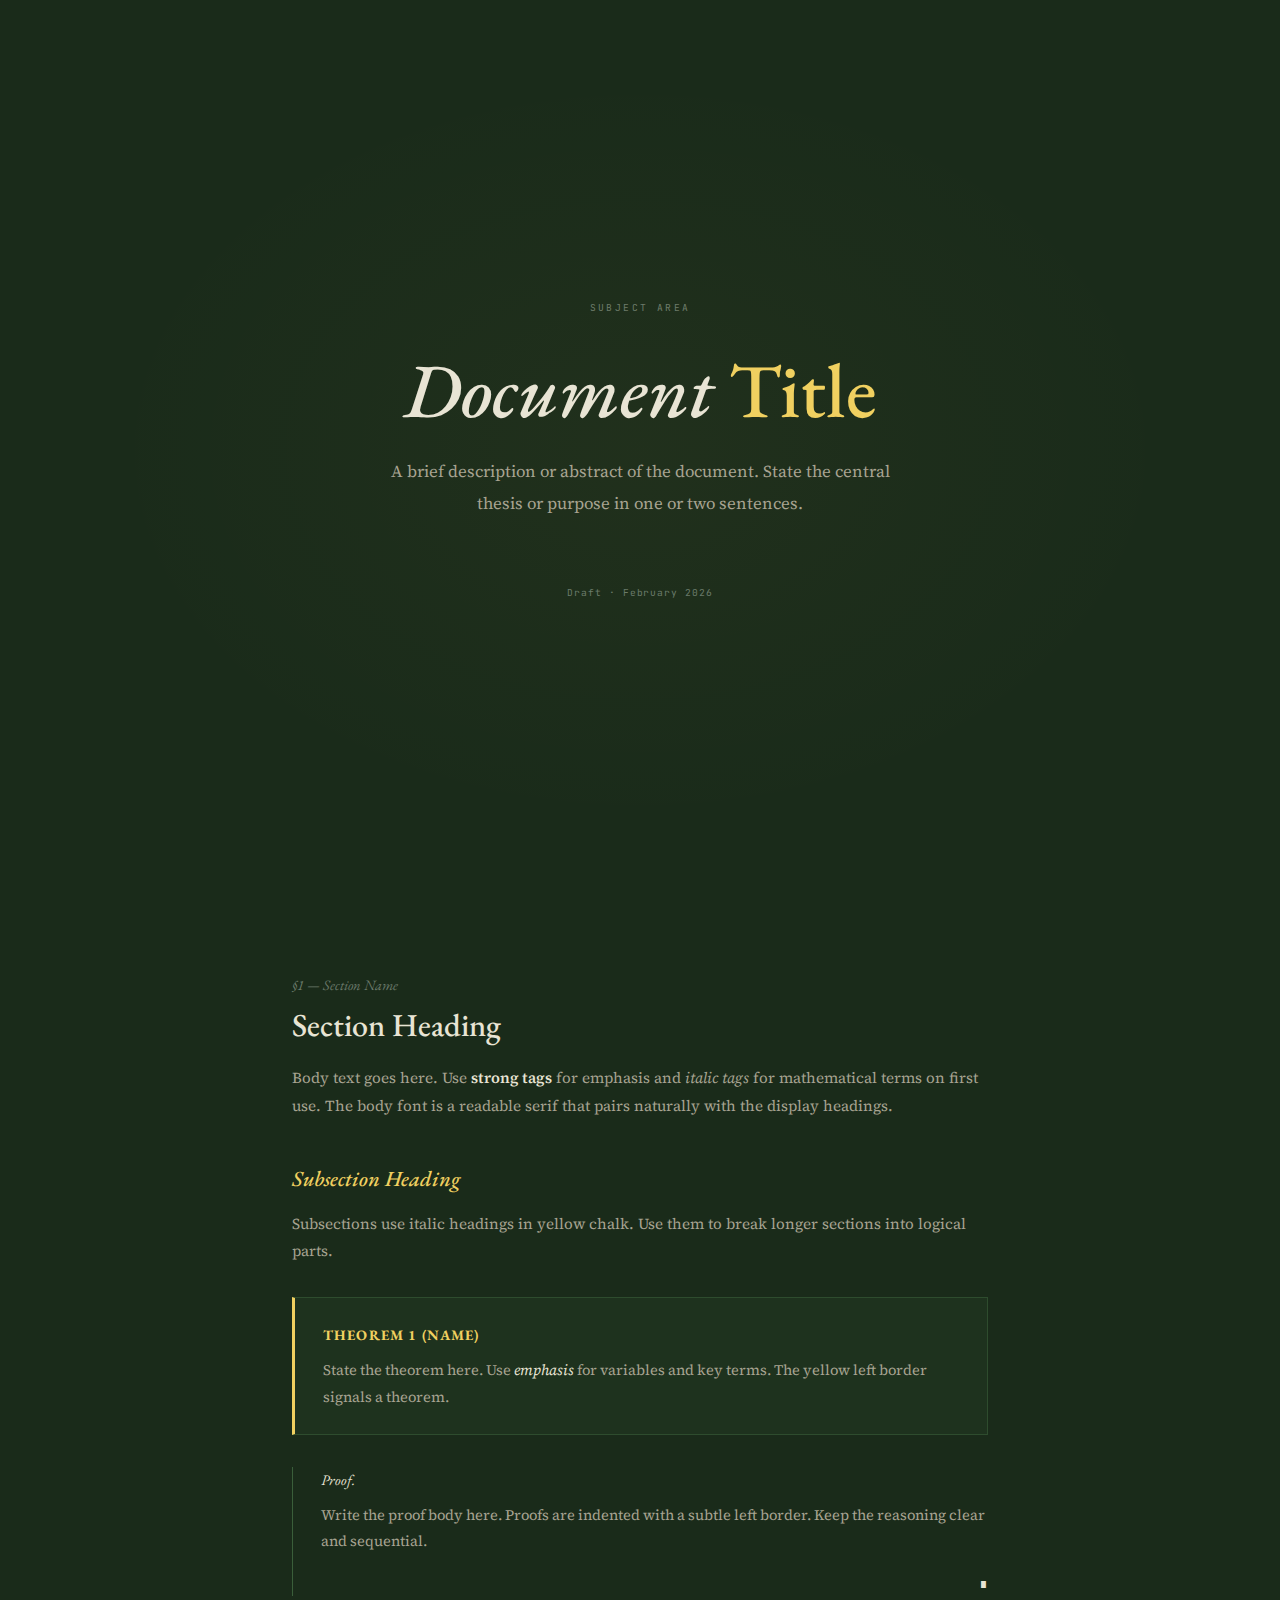
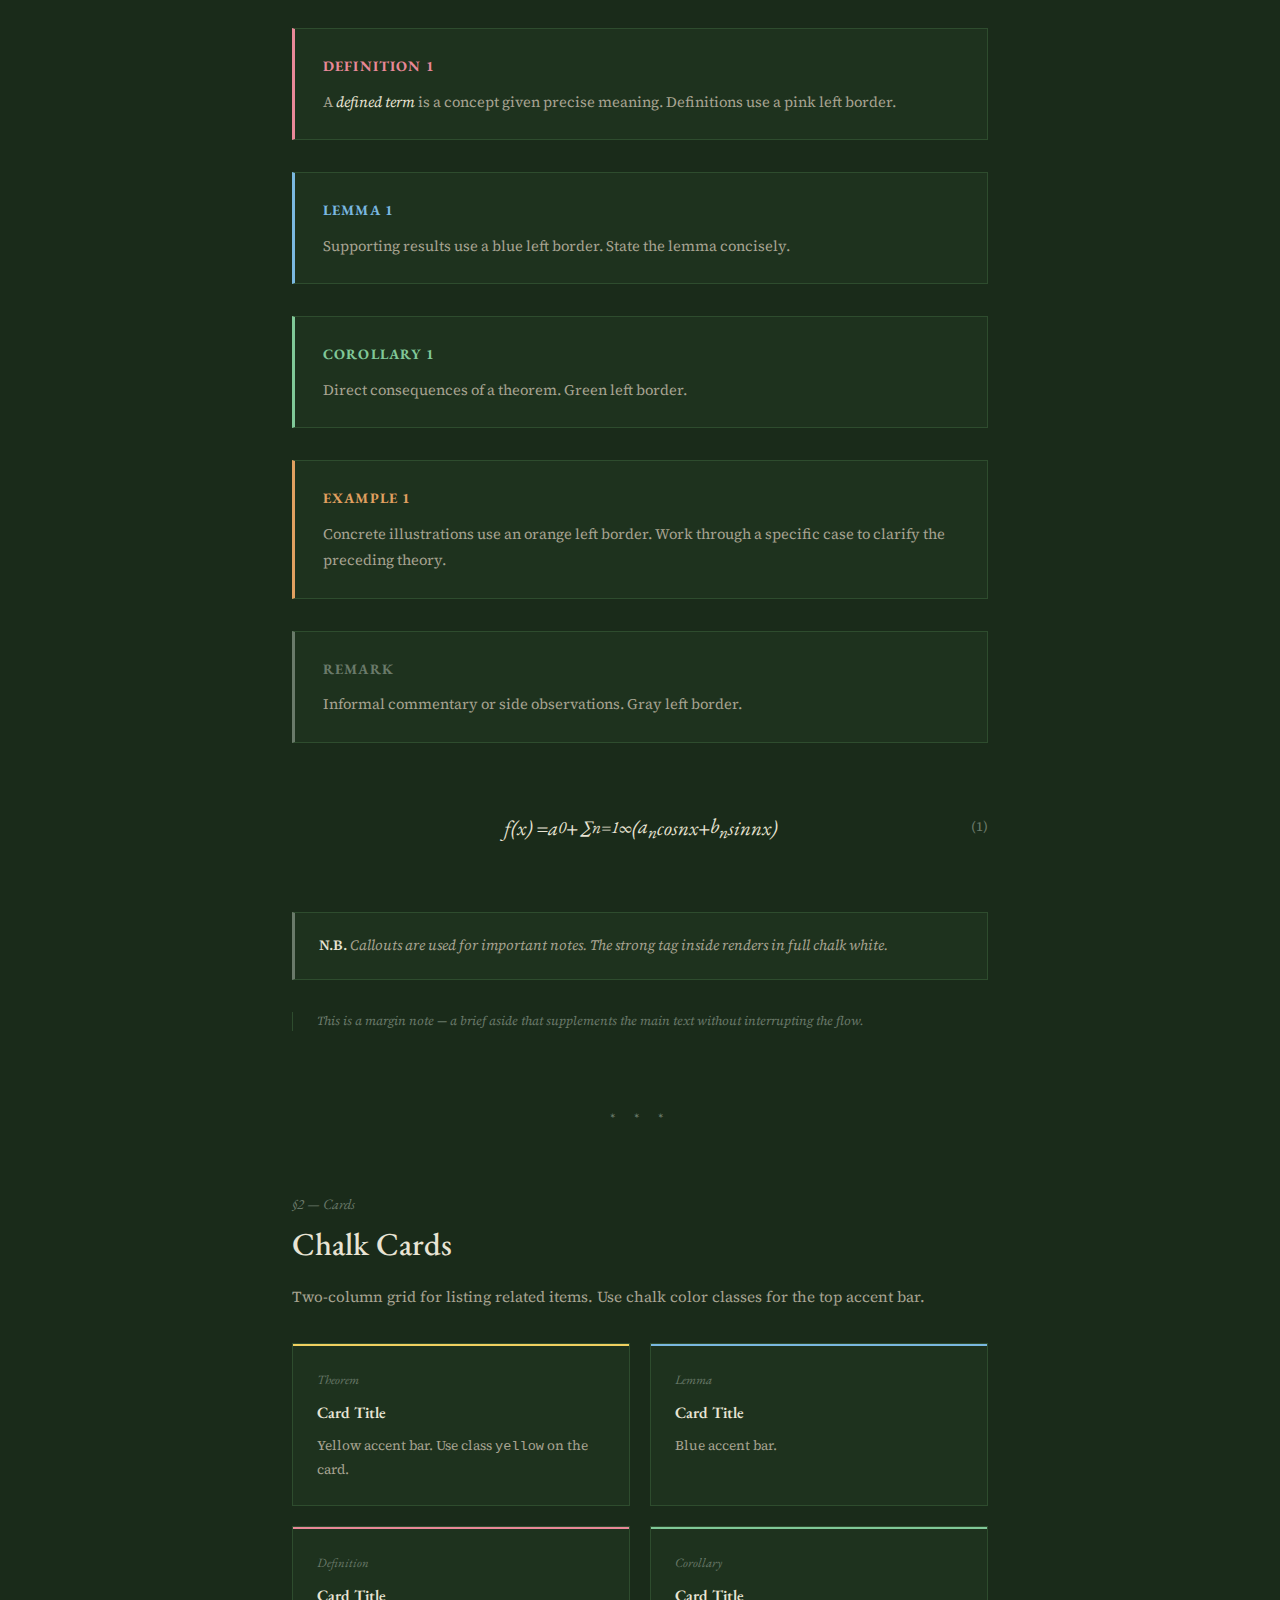
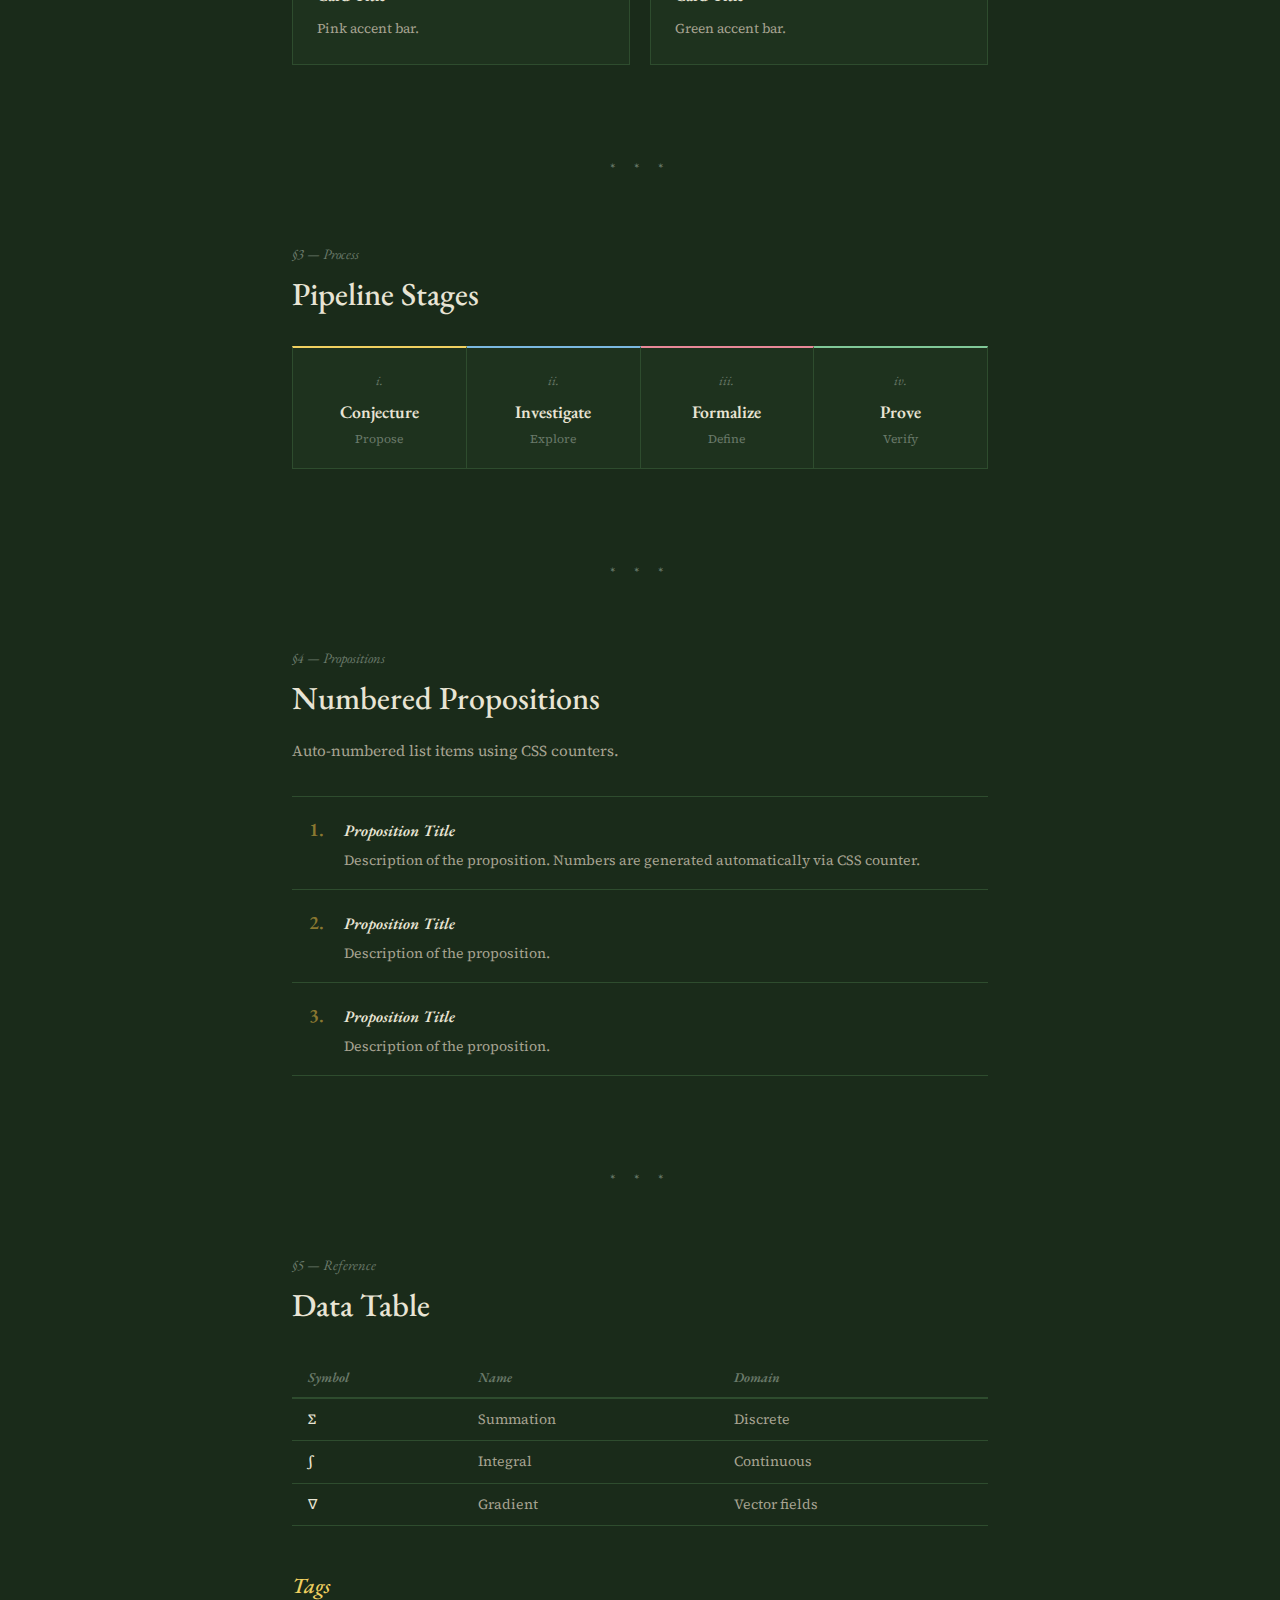
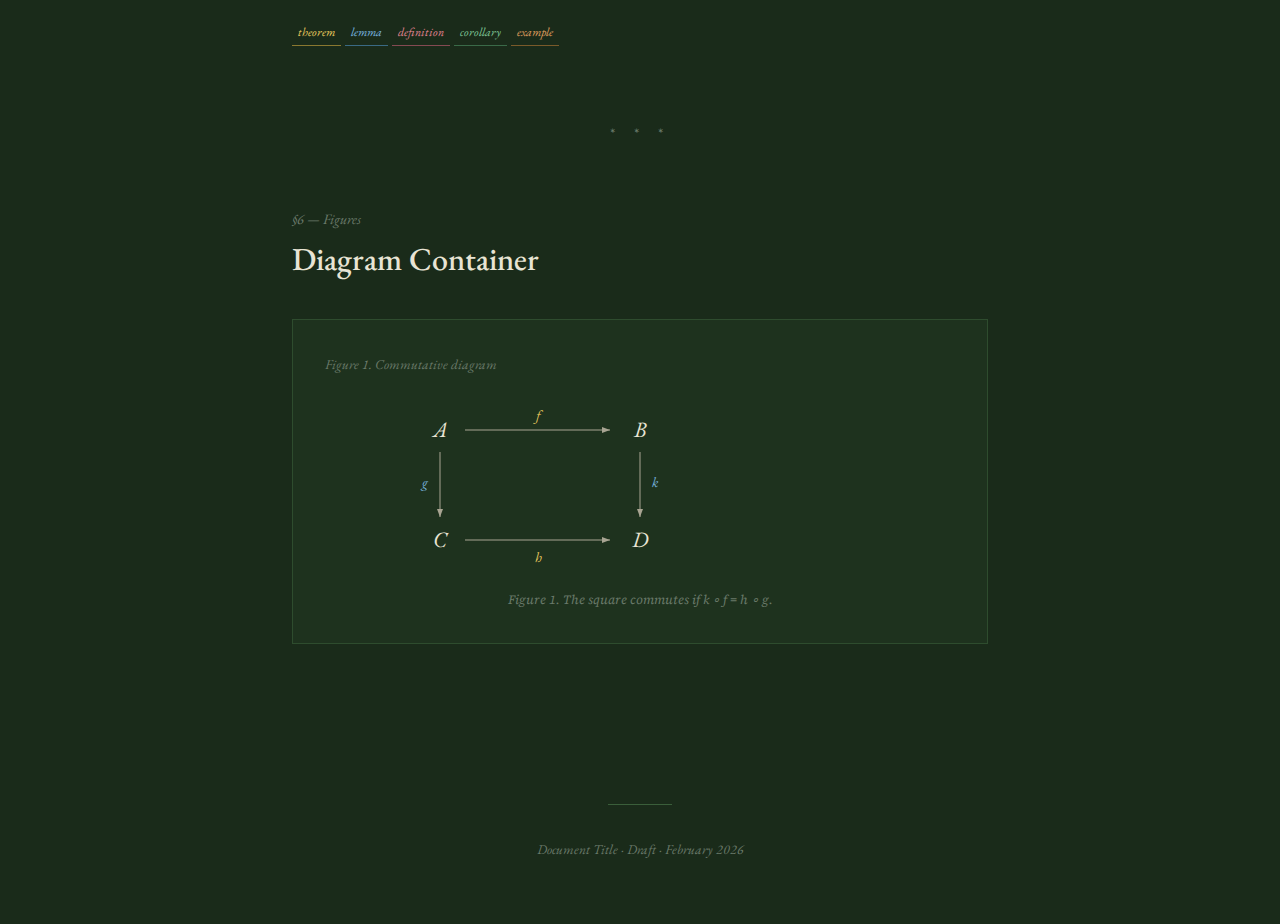
<file: mathematician/template.html>
<!DOCTYPE html>
<html lang="en">
<head>
<meta charset="UTF-8">
<meta name="viewport" content="width=device-width, initial-scale=1.0">
<title>Document Title</title>
<link rel="stylesheet" href="tokens.css">
</head>
<body>

<!-- ============ HERO ============ -->
<div class="hero">
  <div class="hero-label">Subject Area</div>
  <h1>Document <span>Title</span></h1>
  <p>A brief description or abstract of the document. State the central thesis or purpose in one or two sentences.</p>
  <div class="hero-version">Draft · February 2026</div>
</div>

<!-- ============ SECTION ============ -->
<div class="container">
<section>
  <div class="section-num">&sect;1 &mdash; Section Name</div>
  <h2>Section Heading</h2>
  <p>Body text goes here. Use <strong>strong tags</strong> for emphasis and <em>italic tags</em> for mathematical terms on first use. The body font is a readable serif that pairs naturally with the display headings.</p>

  <h3>Subsection Heading</h3>
  <p>Subsections use italic headings in yellow chalk. Use them to break longer sections into logical parts.</p>

  <!-- Theorem -->
  <div class="theorem">
    <div class="theorem-head">Theorem 1 (Name)</div>
    <p>State the theorem here. Use <em>emphasis</em> for variables and key terms. The yellow left border signals a theorem.</p>
  </div>

  <!-- Proof -->
  <div class="proof">
    <div class="proof-head">Proof.</div>
    <p>Write the proof body here. Proofs are indented with a subtle left border. Keep the reasoning clear and sequential.</p>
    <p class="qed">&#8718;</p>
  </div>

  <!-- Definition -->
  <div class="definition">
    <div class="definition-head">Definition 1</div>
    <p>A <em>defined term</em> is a concept given precise meaning. Definitions use a pink left border.</p>
  </div>

  <!-- Lemma -->
  <div class="lemma">
    <div class="lemma-head">Lemma 1</div>
    <p>Supporting results use a blue left border. State the lemma concisely.</p>
  </div>

  <!-- Corollary -->
  <div class="corollary">
    <div class="corollary-head">Corollary 1</div>
    <p>Direct consequences of a theorem. Green left border.</p>
  </div>

  <!-- Example -->
  <div class="example">
    <div class="example-head">Example 1</div>
    <p>Concrete illustrations use an orange left border. Work through a specific case to clarify the preceding theory.</p>
  </div>

  <!-- Remark -->
  <div class="remark">
    <div class="remark-head">Remark</div>
    <p>Informal commentary or side observations. Gray left border.</p>
  </div>

  <!-- Equation -->
  <div class="equation">
    <em>f</em>(<em>x</em>) = <em>a</em><sub>0</sub> + &sum;<sub><em>n</em>=1</sub><sup>&infin;</sup> (<em>a<sub>n</sub></em> cos <em>nx</em> + <em>b<sub>n</sub></em> sin <em>nx</em>)
    <span class="eq-num">(1)</span>
  </div>

  <!-- Callout -->
  <div class="callout">
    <p><strong>N.B.</strong> Callouts are used for important notes. The strong tag inside renders in full chalk white.</p>
  </div>

  <!-- Margin note -->
  <div class="margin-note">This is a margin note &mdash; a brief aside that supplements the main text without interrupting the flow.</div>
</section>

<!-- ============ CARDS ============ -->
<section>
  <div class="section-num">&sect;2 &mdash; Cards</div>
  <h2>Chalk Cards</h2>
  <p>Two-column grid for listing related items. Use chalk color classes for the top accent bar.</p>

  <div class="card-grid">
    <div class="chalk-card yellow">
      <div class="card-label">Theorem</div>
      <h4>Card Title</h4>
      <p>Yellow accent bar. Use class <code>yellow</code> on the card.</p>
    </div>
    <div class="chalk-card blue">
      <div class="card-label">Lemma</div>
      <h4>Card Title</h4>
      <p>Blue accent bar.</p>
    </div>
    <div class="chalk-card pink">
      <div class="card-label">Definition</div>
      <h4>Card Title</h4>
      <p>Pink accent bar.</p>
    </div>
    <div class="chalk-card green">
      <div class="card-label">Corollary</div>
      <h4>Card Title</h4>
      <p>Green accent bar.</p>
    </div>
  </div>
</section>

<!-- ============ PIPELINE ============ -->
<section>
  <div class="section-num">&sect;3 &mdash; Process</div>
  <h2>Pipeline Stages</h2>

  <div class="pipeline">
    <div class="pipe-stage s-yellow">
      <div class="pipe-num">i.</div>
      <div class="pipe-name">Conjecture</div>
      <div class="pipe-desc">Propose</div>
    </div>
    <div class="pipe-stage s-blue">
      <div class="pipe-num">ii.</div>
      <div class="pipe-name">Investigate</div>
      <div class="pipe-desc">Explore</div>
    </div>
    <div class="pipe-stage s-pink">
      <div class="pipe-num">iii.</div>
      <div class="pipe-name">Formalize</div>
      <div class="pipe-desc">Define</div>
    </div>
    <div class="pipe-stage s-green">
      <div class="pipe-num">iv.</div>
      <div class="pipe-name">Prove</div>
      <div class="pipe-desc">Verify</div>
    </div>
  </div>
</section>

<!-- ============ PROPOSITIONS ============ -->
<section>
  <div class="section-num">&sect;4 &mdash; Propositions</div>
  <h2>Numbered Propositions</h2>
  <p>Auto-numbered list items using CSS counters.</p>

  <div class="prop-list">
    <div class="prop-item">
      <div>
        <h4>Proposition Title</h4>
        <p>Description of the proposition. Numbers are generated automatically via CSS counter.</p>
      </div>
    </div>
    <div class="prop-item">
      <div>
        <h4>Proposition Title</h4>
        <p>Description of the proposition.</p>
      </div>
    </div>
    <div class="prop-item">
      <div>
        <h4>Proposition Title</h4>
        <p>Description of the proposition.</p>
      </div>
    </div>
  </div>
</section>

<!-- ============ TABLE ============ -->
<section>
  <div class="section-num">&sect;5 &mdash; Reference</div>
  <h2>Data Table</h2>

  <table class="info-table">
    <thead>
      <tr><th>Symbol</th><th>Name</th><th>Domain</th></tr>
    </thead>
    <tbody>
      <tr><td>&Sigma;</td><td>Summation</td><td>Discrete</td></tr>
      <tr><td>&int;</td><td>Integral</td><td>Continuous</td></tr>
      <tr><td>&nabla;</td><td>Gradient</td><td>Vector fields</td></tr>
    </tbody>
  </table>

  <h3>Tags</h3>
  <p>
    <span class="tag t-yellow">theorem</span>
    <span class="tag t-blue">lemma</span>
    <span class="tag t-pink">definition</span>
    <span class="tag t-green">corollary</span>
    <span class="tag t-orange">example</span>
  </p>
</section>

<!-- ============ DIAGRAM ============ -->
<section>
  <div class="section-num">&sect;6 &mdash; Figures</div>
  <h2>Diagram Container</h2>

  <div class="diagram-wrap">
    <div class="diagram-label">Figure 1. Commutative diagram</div>
    <svg viewBox="0 0 500 180" xmlns="http://www.w3.org/2000/svg" style="width:100%;max-width:500px;height:auto;margin:0 auto;display:block;">
      <text x="50" y="45" text-anchor="middle" fill="#e8e4d4" font-size="22" font-style="italic">A</text>
      <text x="250" y="45" text-anchor="middle" fill="#e8e4d4" font-size="22" font-style="italic">B</text>
      <text x="50" y="155" text-anchor="middle" fill="#e8e4d4" font-size="22" font-style="italic">C</text>
      <text x="250" y="155" text-anchor="middle" fill="#e8e4d4" font-size="22" font-style="italic">D</text>

      <defs>
        <marker id="arr" markerWidth="8" markerHeight="6" refX="8" refY="3" orient="auto"><path d="M0,0 L8,3 L0,6" fill="#a8a492"/></marker>
      </defs>

      <line x1="75" y1="38" x2="220" y2="38" stroke="#a8a492" stroke-width="1" marker-end="url(#arr)"/>
      <text x="148" y="28" text-anchor="middle" fill="#f0d060" font-size="14" font-style="italic">f</text>

      <line x1="75" y1="148" x2="220" y2="148" stroke="#a8a492" stroke-width="1" marker-end="url(#arr)"/>
      <text x="148" y="170" text-anchor="middle" fill="#f0d060" font-size="14" font-style="italic">h</text>

      <line x1="50" y1="60" x2="50" y2="125" stroke="#a8a492" stroke-width="1" marker-end="url(#arr)"/>
      <text x="35" y="95" text-anchor="middle" fill="#7ab8e0" font-size="14" font-style="italic">g</text>

      <line x1="250" y1="60" x2="250" y2="125" stroke="#a8a492" stroke-width="1" marker-end="url(#arr)"/>
      <text x="265" y="95" text-anchor="middle" fill="#7ab8e0" font-size="14" font-style="italic">k</text>
    </svg>
    <div class="diagram-caption">Figure 1. The square commutes if <em>k</em> &compfn; <em>f</em> = <em>h</em> &compfn; <em>g</em>.</div>
  </div>
</section>
</div>

<!-- ============ FOOTER ============ -->
<footer>
  <div class="container">
    <p>Document Title &middot; Draft &middot; February 2026</p>
  </div>
</footer>

</body>
</html>
</file>
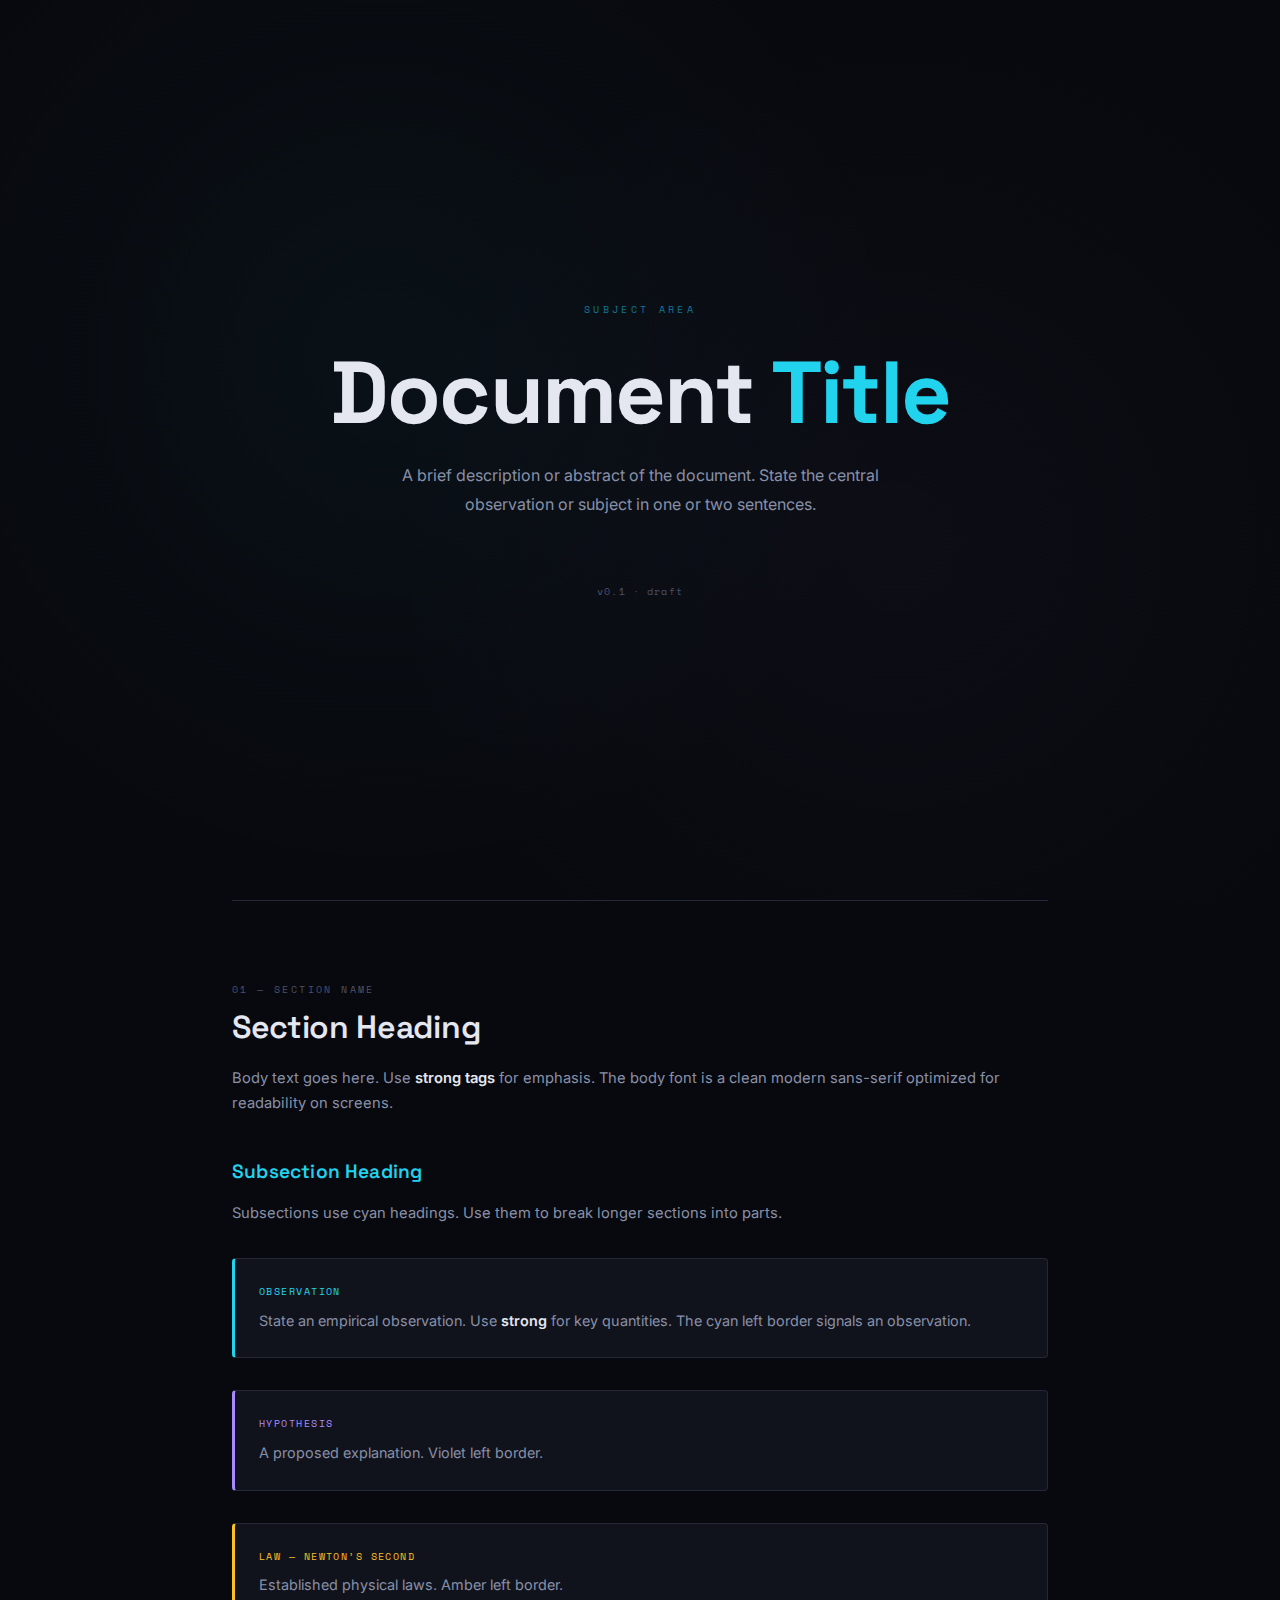
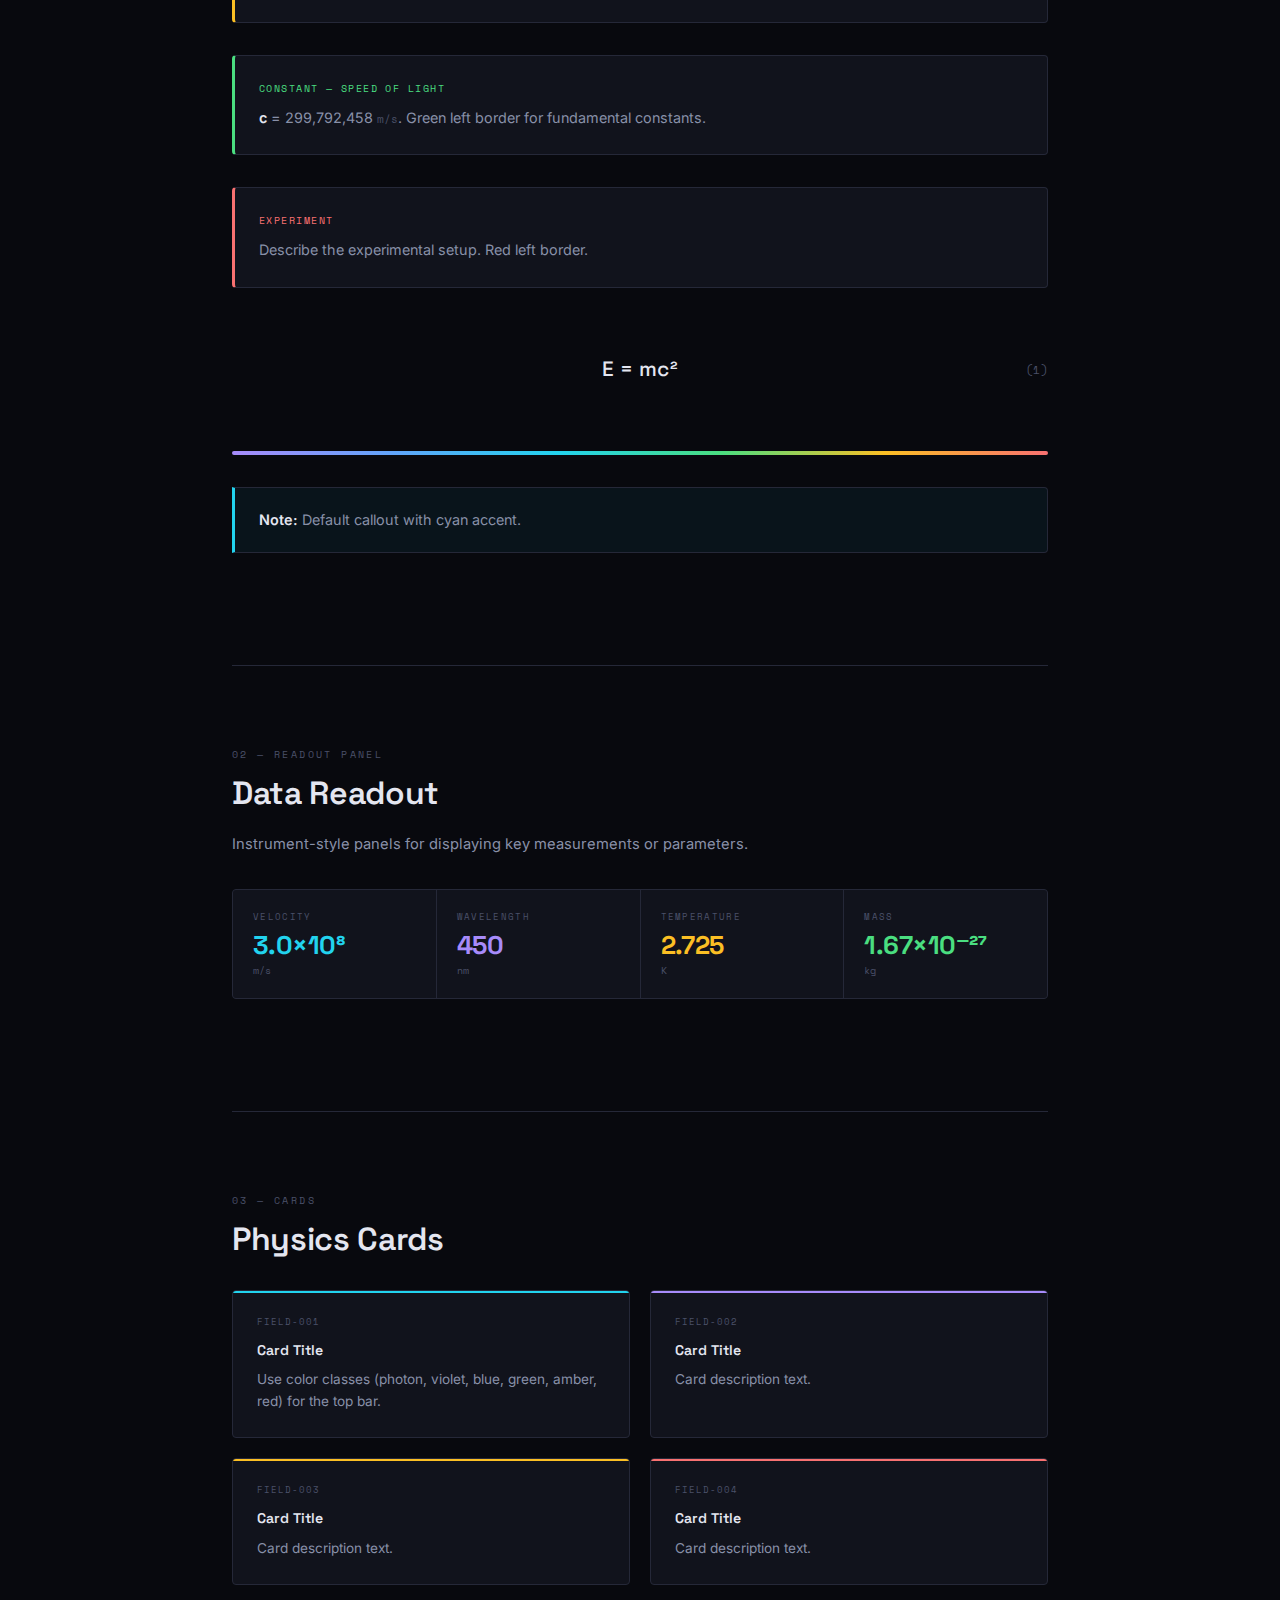
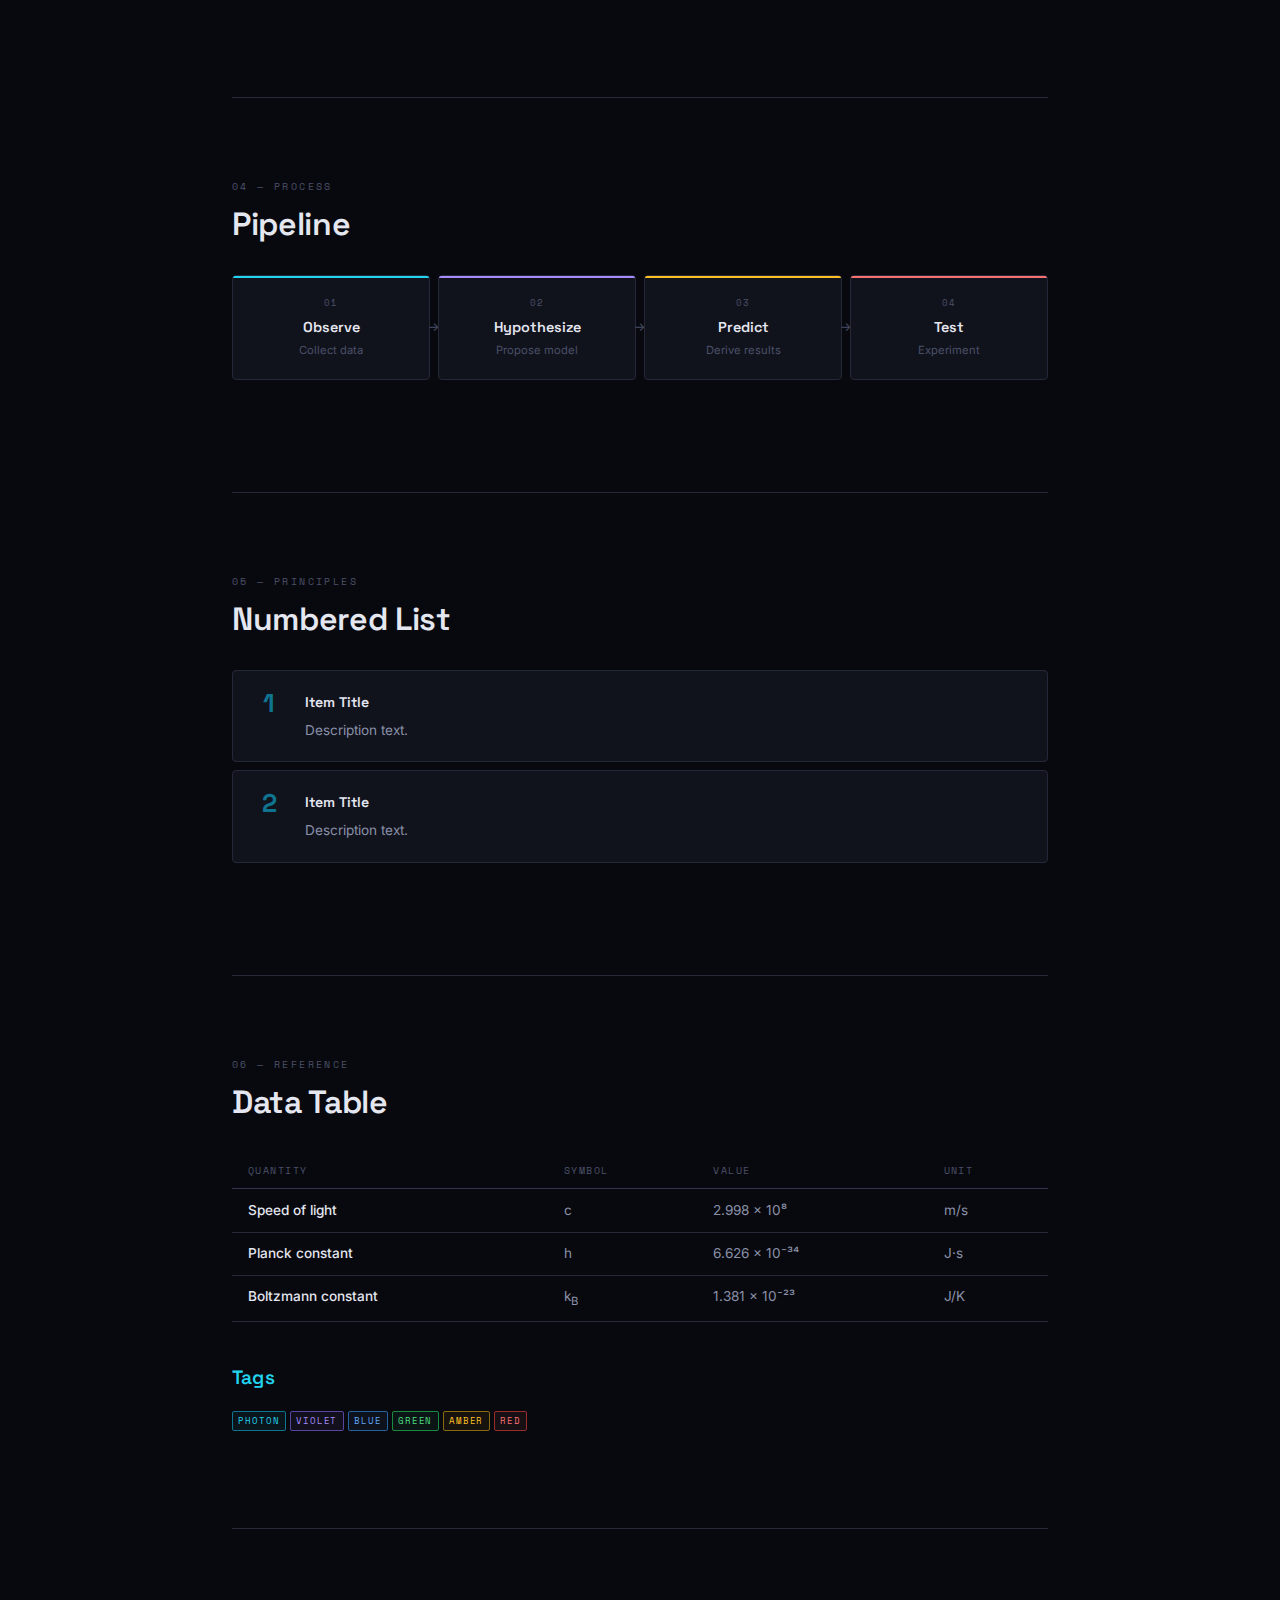
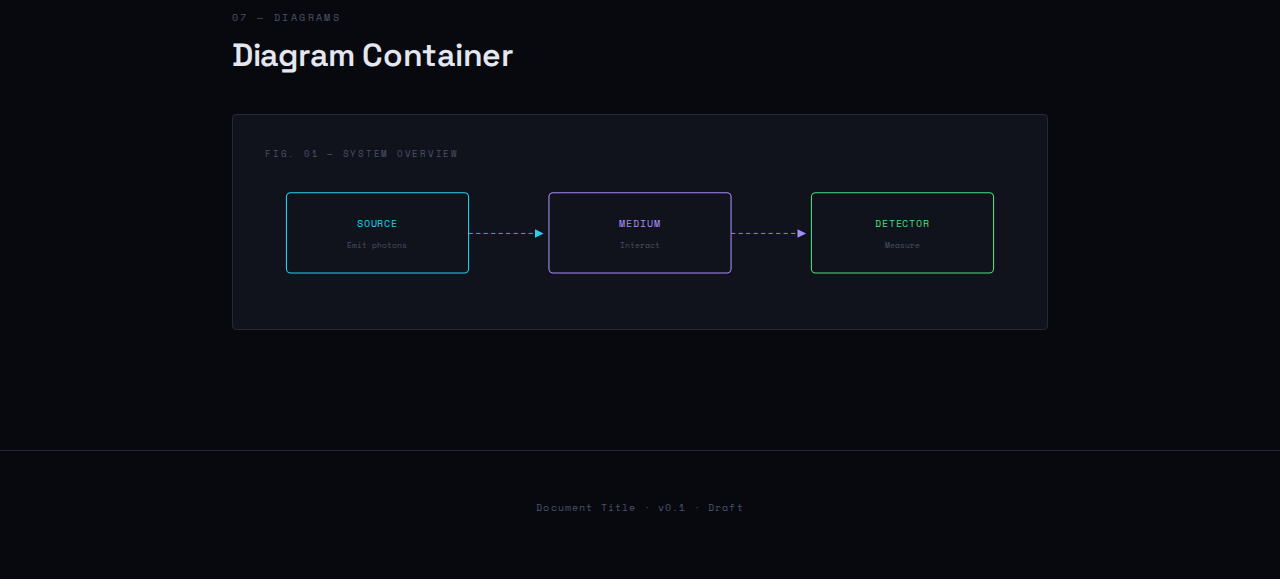
<file: physicist/template.html>
<!DOCTYPE html>
<html lang="en">
<head>
<meta charset="UTF-8">
<meta name="viewport" content="width=device-width, initial-scale=1.0">
<title>Document Title</title>
<link rel="stylesheet" href="tokens.css">
</head>
<body>

<!-- ============ HERO ============ -->
<div class="hero">
  <div class="hero-label">Subject Area</div>
  <h1>Document <span>Title</span></h1>
  <p>A brief description or abstract of the document. State the central observation or subject in one or two sentences.</p>
  <div class="hero-version">v0.1 · draft</div>
</div>

<!-- ============ SECTION ============ -->
<div class="container">
<section>
  <div class="section-num">01 &mdash; Section Name</div>
  <h2>Section Heading</h2>
  <p>Body text goes here. Use <strong>strong tags</strong> for emphasis. The body font is a clean modern sans-serif optimized for readability on screens.</p>

  <h3>Subsection Heading</h3>
  <p>Subsections use cyan headings. Use them to break longer sections into parts.</p>

  <!-- Observation boxes -->
  <div class="observation">
    <div class="obs-head">Observation</div>
    <p>State an empirical observation. Use <strong>strong</strong> for key quantities. The cyan left border signals an observation.</p>
  </div>

  <div class="hypothesis">
    <div class="obs-head">Hypothesis</div>
    <p>A proposed explanation. Violet left border.</p>
  </div>

  <div class="law">
    <div class="obs-head">Law &mdash; Newton&rsquo;s Second</div>
    <p>Established physical laws. Amber left border.</p>
  </div>

  <div class="constant">
    <div class="obs-head">Constant &mdash; Speed of Light</div>
    <p><strong>c</strong> = 299,792,458 <span class="unit">m/s</span>. Green left border for fundamental constants.</p>
  </div>

  <div class="experiment">
    <div class="obs-head">Experiment</div>
    <p>Describe the experimental setup. Red left border.</p>
  </div>

  <!-- Equation -->
  <div class="equation">
    E = mc&sup2;
    <span class="eq-num">(1)</span>
  </div>

  <!-- Spectrum bar -->
  <div class="spectrum-bar"></div>

  <!-- Callout -->
  <div class="callout">
    <p><strong>Note:</strong> Default callout with cyan accent.</p>
  </div>
</section>

<!-- ============ READOUT ============ -->
<section>
  <div class="section-num">02 &mdash; Readout Panel</div>
  <h2>Data Readout</h2>
  <p>Instrument-style panels for displaying key measurements or parameters.</p>

  <div class="readout">
    <div class="readout-cell photon">
      <div class="readout-label">Velocity</div>
      <div class="readout-value">3.0&times;10&#8312;</div>
      <div class="readout-unit">m/s</div>
    </div>
    <div class="readout-cell violet">
      <div class="readout-label">Wavelength</div>
      <div class="readout-value">450</div>
      <div class="readout-unit">nm</div>
    </div>
    <div class="readout-cell amber">
      <div class="readout-label">Temperature</div>
      <div class="readout-value">2.725</div>
      <div class="readout-unit">K</div>
    </div>
    <div class="readout-cell green">
      <div class="readout-label">Mass</div>
      <div class="readout-value">1.67&times;10&#8315;&sup2;&#8311;</div>
      <div class="readout-unit">kg</div>
    </div>
  </div>
</section>

<!-- ============ CARDS ============ -->
<section>
  <div class="section-num">03 &mdash; Cards</div>
  <h2>Physics Cards</h2>

  <div class="card-grid">
    <div class="phys-card photon">
      <div class="card-label">Field-001</div>
      <h4>Card Title</h4>
      <p>Use color classes (photon, violet, blue, green, amber, red) for the top bar.</p>
    </div>
    <div class="phys-card violet">
      <div class="card-label">Field-002</div>
      <h4>Card Title</h4>
      <p>Card description text.</p>
    </div>
    <div class="phys-card amber">
      <div class="card-label">Field-003</div>
      <h4>Card Title</h4>
      <p>Card description text.</p>
    </div>
    <div class="phys-card red">
      <div class="card-label">Field-004</div>
      <h4>Card Title</h4>
      <p>Card description text.</p>
    </div>
  </div>
</section>

<!-- ============ PIPELINE ============ -->
<section>
  <div class="section-num">04 &mdash; Process</div>
  <h2>Pipeline</h2>

  <div class="pipeline">
    <div class="pipe-stage s-photon">
      <div class="pipe-num">01</div>
      <div class="pipe-name">Observe</div>
      <div class="pipe-desc">Collect data</div>
    </div>
    <div class="pipe-stage s-violet">
      <div class="pipe-num">02</div>
      <div class="pipe-name">Hypothesize</div>
      <div class="pipe-desc">Propose model</div>
    </div>
    <div class="pipe-stage s-amber">
      <div class="pipe-num">03</div>
      <div class="pipe-name">Predict</div>
      <div class="pipe-desc">Derive results</div>
    </div>
    <div class="pipe-stage s-red">
      <div class="pipe-num">04</div>
      <div class="pipe-name">Test</div>
      <div class="pipe-desc">Experiment</div>
    </div>
  </div>
</section>

<!-- ============ NUMBERED LIST ============ -->
<section>
  <div class="section-num">05 &mdash; Principles</div>
  <h2>Numbered List</h2>

  <div class="num-list">
    <div class="num-item">
      <div class="item-num">1</div>
      <div>
        <h4>Item Title</h4>
        <p>Description text.</p>
      </div>
    </div>
    <div class="num-item">
      <div class="item-num">2</div>
      <div>
        <h4>Item Title</h4>
        <p>Description text.</p>
      </div>
    </div>
  </div>
</section>

<!-- ============ TABLE & TAGS ============ -->
<section>
  <div class="section-num">06 &mdash; Reference</div>
  <h2>Data Table</h2>

  <table class="info-table">
    <thead>
      <tr><th>Quantity</th><th>Symbol</th><th>Value</th><th>Unit</th></tr>
    </thead>
    <tbody>
      <tr><td>Speed of light</td><td>c</td><td>2.998 &times; 10&#8312;</td><td>m/s</td></tr>
      <tr><td>Planck constant</td><td>h</td><td>6.626 &times; 10&#8315;&sup3;&#8308;</td><td>J&middot;s</td></tr>
      <tr><td>Boltzmann constant</td><td>k<sub>B</sub></td><td>1.381 &times; 10&#8315;&sup2;&sup3;</td><td>J/K</td></tr>
    </tbody>
  </table>

  <h3>Tags</h3>
  <p>
    <span class="tag t-photon">Photon</span>
    <span class="tag t-violet">Violet</span>
    <span class="tag t-blue">Blue</span>
    <span class="tag t-green">Green</span>
    <span class="tag t-amber">Amber</span>
    <span class="tag t-red">Red</span>
  </p>
</section>

<!-- ============ DIAGRAM ============ -->
<section>
  <div class="section-num">07 &mdash; Diagrams</div>
  <h2>Diagram Container</h2>

  <div class="diagram-wrap">
    <div class="diagram-label">Fig. 01 &mdash; System Overview</div>
    <svg viewBox="0 0 700 100" xmlns="http://www.w3.org/2000/svg" style="width:100%;height:auto;">
      <rect x="20" y="10" width="170" height="75" rx="4" fill="none" stroke="#22d3ee" stroke-width="1"/>
      <text x="105" y="42" text-anchor="middle" fill="#22d3ee" font-size="9" letter-spacing="0.1em">SOURCE</text>
      <text x="105" y="62" text-anchor="middle" fill="#4a5068" font-size="7.5">Emit photons</text>

      <line x1="190" y1="48" x2="255" y2="48" stroke="#22d3ee" stroke-width="0.8" stroke-dasharray="4,3"/>
      <polygon points="252,44 260,48 252,52" fill="#22d3ee"/>

      <rect x="265" y="10" width="170" height="75" rx="4" fill="none" stroke="#a78bfa" stroke-width="1"/>
      <text x="350" y="42" text-anchor="middle" fill="#a78bfa" font-size="9" letter-spacing="0.1em">MEDIUM</text>
      <text x="350" y="62" text-anchor="middle" fill="#4a5068" font-size="7.5">Interact</text>

      <line x1="435" y1="48" x2="500" y2="48" stroke="#a78bfa" stroke-width="0.8" stroke-dasharray="4,3"/>
      <polygon points="497,44 505,48 497,52" fill="#a78bfa"/>

      <rect x="510" y="10" width="170" height="75" rx="4" fill="none" stroke="#4ade80" stroke-width="1"/>
      <text x="595" y="42" text-anchor="middle" fill="#4ade80" font-size="9" letter-spacing="0.1em">DETECTOR</text>
      <text x="595" y="62" text-anchor="middle" fill="#4a5068" font-size="7.5">Measure</text>
    </svg>
  </div>
</section>
</div>

<!-- ============ FOOTER ============ -->
<footer>
  <div class="container">
    <p>Document Title &middot; v0.1 &middot; Draft</p>
  </div>
</footer>

</body>
</html>
</file>
<file: tokens.css>
@import url('https://fonts.googleapis.com/css2?family=DM+Serif+Display&family=DM+Sans:wght@300;400;500;600&family=JetBrains+Mono:wght@400;500&display=swap');

/* ==============================
   Vesper — Design Tokens
   ============================== */

:root {
  /* Backgrounds & Surfaces */
  --bg: #0c0b0f;
  --surface: #16141c;
  --surface-2: #1e1b27;
  --surface-3: #272433;
  --border: #2e2a3a;

  /* Text */
  --text: #e8e4f0;
  --text-dim: #9b95aa;
  --text-faint: #6b6578;

  /* Accent */
  --accent: #c4a0ff;
  --accent-dim: #8b6abf;

  /* Semantic: Capture (green) */
  --capture: #6ecfb5;
  --capture-dim: #2a6b58;

  /* Semantic: Refine (amber) */
  --refine: #f0b866;
  --refine-dim: #8a6a2e;

  /* Semantic: Execute (red) */
  --execute: #f07272;
  --execute-dim: #8a3636;

  /* Semantic: Batch (blue) */
  --batch: #6aaef0;
  --batch-dim: #2e5a8a;
}

/* ==============================
   Global Reset & Defaults
   ============================== */

* {
  margin: 0;
  padding: 0;
  box-sizing: border-box;
}

body {
  background: var(--bg);
  color: var(--text);
  font-family: 'DM Sans', sans-serif;
  font-weight: 300;
  line-height: 1.7;
  overflow-x: hidden;
}

/* ==============================
   Typography Base
   ============================== */

h1, h2, h3 {
  font-family: 'DM Serif Display', serif;
  font-weight: 400;
}

h1 {
  font-size: clamp(3rem, 8vw, 6rem);
  line-height: 1.1;
}

h2 {
  font-size: 2.4rem;
  line-height: 1.2;
  margin-bottom: 1.5rem;
}

h3 {
  font-size: 1.4rem;
  margin-bottom: 0.75rem;
  margin-top: 2.5rem;
}

h4 {
  font-family: 'DM Sans', sans-serif;
  font-weight: 600;
  font-size: 0.85rem;
  color: var(--text);
}

p {
  color: var(--text-dim);
  margin-bottom: 1rem;
  font-size: 0.95rem;
}

p strong {
  color: var(--text);
  font-weight: 500;
}

/* ==============================
   Layout
   ============================== */

.container {
  max-width: 900px;
  margin: 0 auto;
  padding: 0 2rem;
}

section {
  padding: 6rem 0;
  border-top: 1px solid var(--border);
}

/* ==============================
   Monospace Labels
   ============================== */

.section-num,
.diagram-label,
.hero-label {
  font-family: 'JetBrains Mono', monospace;
  text-transform: uppercase;
  color: var(--text-faint);
}

.section-num {
  font-size: 0.65rem;
  letter-spacing: 0.3em;
  margin-bottom: 1rem;
}

.hero-label {
  font-size: 0.7rem;
  letter-spacing: 0.3em;
  color: var(--accent-dim);
  margin-bottom: 2rem;
}

.diagram-label {
  font-size: 0.6rem;
  letter-spacing: 0.25em;
  margin-bottom: 1.5rem;
}

/* ==============================
   Hero
   ============================== */

.hero {
  min-height: 100vh;
  display: flex;
  flex-direction: column;
  justify-content: center;
  align-items: center;
  text-align: center;
  padding: 4rem 2rem;
  position: relative;
  overflow: hidden;
}

.hero::before {
  content: '';
  position: absolute;
  top: -200px;
  left: 50%;
  transform: translateX(-50%);
  width: 800px;
  height: 800px;
  background: radial-gradient(ellipse at center, rgba(196, 160, 255, 0.06) 0%, transparent 70%);
  pointer-events: none;
}

.hero h1 { margin-bottom: 1.5rem; }
.hero h1 span { color: var(--accent); }

.hero p {
  max-width: 560px;
  font-size: 1.1rem;
  line-height: 1.8;
}

.hero-version {
  margin-top: 3rem;
  font-family: 'JetBrains Mono', monospace;
  font-size: 0.65rem;
  color: var(--text-faint);
  letter-spacing: 0.15em;
}

@keyframes fadeUp {
  from { opacity: 0; transform: translateY(20px); }
  to { opacity: 1; transform: translateY(0); }
}

.hero h1, .hero p, .hero-label, .hero-version {
  animation: fadeUp 0.8s ease-out both;
}
.hero-label { animation-delay: 0s; }
.hero h1 { animation-delay: 0.15s; }
.hero p { animation-delay: 0.3s; }
.hero-version { animation-delay: 0.45s; }

/* ==============================
   Flow Cards (2-column grid)
   ============================== */

.flow-grid {
  display: grid;
  grid-template-columns: 1fr 1fr;
  gap: 1.5rem;
  margin: 2.5rem 0;
}

@media (max-width: 640px) {
  .flow-grid { grid-template-columns: 1fr; }
}

.flow-card {
  background: var(--surface);
  border: 1px solid var(--border);
  border-radius: 12px;
  padding: 1.5rem;
  position: relative;
  overflow: hidden;
}

.flow-card::before {
  content: '';
  position: absolute;
  top: 0; left: 0; right: 0;
  height: 2px;
}

.flow-card.capture::before  { background: var(--capture); }
.flow-card.refine::before   { background: var(--refine); }
.flow-card.execute::before  { background: var(--execute); }
.flow-card.batch::before    { background: var(--batch); }
.flow-card.accent::before   { background: var(--accent); }

.flow-card .card-icon {
  font-size: 1.4rem;
  margin-bottom: 0.75rem;
}

.flow-card h4 { margin-bottom: 0.5rem; }

.flow-card p {
  font-size: 0.82rem;
  line-height: 1.6;
  color: var(--text-dim);
  margin-bottom: 0;
}

/* ==============================
   Pipeline (horizontal stages)
   ============================== */

.pipeline {
  display: flex;
  align-items: stretch;
  gap: 0;
  margin: 2.5rem 0;
  overflow-x: auto;
}

.pipe-stage {
  flex: 1;
  min-width: 140px;
  padding: 1.25rem;
  text-align: center;
  border: 1px solid var(--border);
  background: var(--surface);
}

.pipe-stage:first-child { border-radius: 12px 0 0 12px; }
.pipe-stage:last-child  { border-radius: 0 12px 12px 0; }
.pipe-stage + .pipe-stage { border-left: none; }

.pipe-stage.s-capture { border-top: 2px solid var(--capture); }
.pipe-stage.s-refine  { border-top: 2px solid var(--refine); }
.pipe-stage.s-execute { border-top: 2px solid var(--execute); }
.pipe-stage.s-batch   { border-top: 2px solid var(--batch); }
.pipe-stage.s-accent  { border-top: 2px solid var(--accent); }

.pipe-stage .pipe-num {
  font-family: 'JetBrains Mono', monospace;
  font-size: 0.55rem;
  letter-spacing: 0.2em;
  color: var(--text-faint);
  margin-bottom: 0.4rem;
}

.pipe-stage .pipe-name {
  font-weight: 600;
  font-size: 0.8rem;
  margin-bottom: 0.25rem;
  color: var(--text);
}

.pipe-stage .pipe-desc {
  font-size: 0.7rem;
  color: var(--text-dim);
  line-height: 1.4;
}

/* ==============================
   Principle / Numbered List
   ============================== */

.principle-list {
  margin: 2rem 0;
  display: flex;
  flex-direction: column;
  gap: 1rem;
}

.principle {
  display: flex;
  gap: 1.25rem;
  align-items: flex-start;
  padding: 1.25rem;
  background: var(--surface);
  border-radius: 10px;
  border: 1px solid var(--border);
}

.principle-num {
  font-family: 'DM Serif Display', serif;
  font-size: 1.6rem;
  color: var(--accent-dim);
  line-height: 1;
  flex-shrink: 0;
  width: 2rem;
  text-align: center;
  padding-top: 0.1rem;
}

.principle h4 { margin-bottom: 0.3rem; }

.principle p {
  font-size: 0.82rem;
  color: var(--text-dim);
  margin: 0;
  line-height: 1.5;
}

/* ==============================
   Callout
   ============================== */

.callout {
  margin: 2rem 0;
  padding: 1.5rem;
  border-left: 2px solid var(--accent-dim);
  background: rgba(196, 160, 255, 0.03);
  border-radius: 0 10px 10px 0;
}

.callout p {
  margin: 0;
  font-size: 0.88rem;
  color: var(--text-dim);
}

.callout strong { color: var(--accent); }

/* ==============================
   Tags / Pills
   ============================== */

.tag {
  display: inline-block;
  font-family: 'JetBrains Mono', monospace;
  font-size: 0.6rem;
  letter-spacing: 0.1em;
  padding: 0.2em 0.6em;
  border-radius: 4px;
}

.tag.t-capture { background: rgba(110, 207, 181, 0.12); color: var(--capture); }
.tag.t-refine  { background: rgba(240, 184, 102, 0.12); color: var(--refine); }
.tag.t-execute { background: rgba(240, 114, 114, 0.12); color: var(--execute); }
.tag.t-batch   { background: rgba(106, 174, 240, 0.12); color: var(--batch); }

/* ==============================
   Tables
   ============================== */

.info-table {
  width: 100%;
  border-collapse: collapse;
  margin: 2rem 0;
  font-size: 0.82rem;
}

.info-table th {
  text-align: left;
  font-weight: 600;
  font-size: 0.7rem;
  letter-spacing: 0.1em;
  text-transform: uppercase;
  color: var(--text-faint);
  padding: 0.75rem 1rem;
  border-bottom: 1px solid var(--border);
}

.info-table td {
  padding: 0.75rem 1rem;
  border-bottom: 1px solid rgba(46, 42, 58, 0.5);
  color: var(--text-dim);
  vertical-align: top;
}

.info-table td:first-child {
  color: var(--text);
  font-weight: 500;
}

/* ==============================
   Diagram Containers
   ============================== */

.diagram-wrap {
  margin: 3rem 0;
  background: var(--surface);
  border: 1px solid var(--border);
  border-radius: 16px;
  padding: 2.5rem;
  overflow-x: auto;
}

.diagram-wrap.full-bleed {
  max-width: 1100px;
  margin-left: auto;
  margin-right: auto;
}

svg text {
  font-family: 'DM Sans', sans-serif;
}

/* ==============================
   Footer
   ============================== */

footer {
  border-top: 1px solid var(--border);
  padding: 3rem 0;
  text-align: center;
}

footer p {
  font-size: 0.75rem;
  color: var(--text-faint);
}
</file>
<file: circus/tokens.css>
@import url('https://fonts.googleapis.com/css2?family=Alfa+Slab+One&family=Lato:ital,wght@0,300;0,400;0,700;0,900;1,300;1,400&family=Roboto+Mono:wght@400;500;600&display=swap');

/* ==============================
   Circus — Design Tokens
   ============================== */

:root {
  /* Velvet dark */
  --bg: #0c0a10;
  --surface: #141118;
  --surface-2: #1e1a24;
  --border: #2c2634;
  --border-light: #3c3448;

  /* Text — warm cream */
  --text: #f0e6d8;
  --text-dim: #908498;
  --text-faint: #584c64;

  /* Crimson — primary */
  --crimson: #e82030;
  --crimson-dim: #8a1420;
  --crimson-fill: rgba(232, 32, 48, 0.07);

  /* Gold — secondary */
  --gold: #f0b020;
  --gold-dim: #8a6614;
  --gold-fill: rgba(240, 176, 32, 0.07);

  /* Accent palette */
  --teal: #2abfb0;
  --teal-dim: #186860;
  --teal-fill: rgba(42, 191, 176, 0.07);

  --royal: #4466cc;
  --royal-dim: #2a3f7a;
  --royal-fill: rgba(68, 102, 204, 0.07);

  --violet: #a855cc;
  --violet-dim: #603078;
  --violet-fill: rgba(168, 85, 204, 0.07);
}

/* ==============================
   Global Reset & Defaults
   ============================== */

* {
  margin: 0;
  padding: 0;
  box-sizing: border-box;
}

body {
  background: var(--bg);
  color: var(--text);
  font-family: 'Lato', sans-serif;
  font-weight: 400;
  font-size: 0.92rem;
  line-height: 1.7;
  overflow-x: hidden;
}

/* ==============================
   Typography
   ============================== */

h1, h2 {
  font-family: 'Alfa Slab One', serif;
  font-weight: 400;
  color: var(--text);
}

h1 {
  font-size: clamp(2.8rem, 7vw, 5rem);
  line-height: 1.05;
}

h2 {
  font-size: 1.8rem;
  line-height: 1.15;
  margin-bottom: 1.25rem;
  color: var(--crimson);
}

h3 {
  font-family: 'Lato', sans-serif;
  font-weight: 900;
  font-size: 0.85rem;
  text-transform: uppercase;
  letter-spacing: 0.15em;
  margin-bottom: 0.75rem;
  margin-top: 2.5rem;
  color: var(--gold);
}

h4 {
  font-family: 'Lato', sans-serif;
  font-weight: 700;
  font-size: 0.88rem;
  color: var(--text);
}

p {
  color: var(--text-dim);
  margin-bottom: 1rem;
}

p strong {
  color: var(--text);
  font-weight: 700;
}

/* ==============================
   Layout
   ============================== */

.container {
  max-width: 880px;
  margin: 0 auto;
  padding: 0 2rem;
}

section {
  padding: 5rem 0;
  border-top: 1px solid var(--border);
}

/* ==============================
   Labels
   ============================== */

.section-num {
  font-family: 'Roboto Mono', monospace;
  font-size: 0.62rem;
  letter-spacing: 0.2em;
  text-transform: uppercase;
  color: var(--text-faint);
  margin-bottom: 0.75rem;
}

.hero-label {
  font-family: 'Lato', sans-serif;
  font-size: 0.62rem;
  font-weight: 900;
  letter-spacing: 0.45em;
  text-transform: uppercase;
  color: var(--gold-dim);
  margin-bottom: 2rem;
}

.diagram-label {
  font-family: 'Roboto Mono', monospace;
  font-size: 0.6rem;
  letter-spacing: 0.15em;
  text-transform: uppercase;
  color: var(--text-faint);
  margin-bottom: 1.25rem;
}

/* ==============================
   Hero
   ============================== */

.hero {
  min-height: 100vh;
  display: flex;
  flex-direction: column;
  justify-content: center;
  align-items: center;
  text-align: center;
  padding: 4rem 2rem;
  position: relative;
  overflow: hidden;
}

.hero::before {
  content: '';
  position: absolute;
  inset: 0;
  background:
    radial-gradient(ellipse at center, rgba(232, 32, 48, 0.04) 0%, transparent 50%),
    radial-gradient(ellipse at 50% 50%, rgba(240, 176, 32, 0.03) 0%, transparent 60%);
  pointer-events: none;
}

.hero h1 {
  margin-bottom: 1.5rem;
  position: relative;
}

.hero h1 span {
  color: var(--gold);
}

.hero p {
  max-width: 520px;
  font-size: 1rem;
  line-height: 1.8;
  color: var(--text-dim);
  position: relative;
}

.hero-version {
  margin-top: 3rem;
  font-family: 'Roboto Mono', monospace;
  font-size: 0.62rem;
  color: var(--text-faint);
  letter-spacing: 0.12em;
  position: relative;
}

@keyframes fadeUp {
  from { opacity: 0; transform: translateY(20px); }
  to   { opacity: 1; transform: translateY(0); }
}

.hero h1, .hero p, .hero-label, .hero-version {
  animation: fadeUp 0.9s ease-out both;
}
.hero-label   { animation-delay: 0s; }
.hero h1      { animation-delay: 0.2s; }
.hero p       { animation-delay: 0.4s; }
.hero-version { animation-delay: 0.6s; }

/* ==============================
   Playbill (Program)
   ============================== */

.playbill {
  margin: 2rem 0;
  border: 1px solid var(--border);
  overflow: hidden;
}

.playbill-header {
  background: var(--surface-2);
  padding: 0.7rem 1.25rem;
  font-family: 'Lato', sans-serif;
  font-size: 0.65rem;
  font-weight: 900;
  letter-spacing: 0.25em;
  text-transform: uppercase;
  color: var(--gold);
  border-bottom: 1px solid var(--border);
  display: flex;
  justify-content: space-between;
  align-items: center;
}

.playbill-header .showtime {
  font-family: 'Roboto Mono', monospace;
  font-weight: 400;
  color: var(--text-faint);
  letter-spacing: 0.1em;
}

.act-row {
  display: grid;
  grid-template-columns: 70px 1fr 120px 80px;
  padding: 0.75rem 1.25rem;
  background: var(--surface);
  border-bottom: 1px solid var(--border);
  align-items: center;
  font-size: 0.88rem;
}

@media (max-width: 640px) {
  .act-row { grid-template-columns: 60px 1fr 90px; }
  .act-row .act-ring { display: none; }
}

.act-row .act-time {
  font-family: 'Roboto Mono', monospace;
  font-weight: 500;
  font-size: 0.85rem;
  color: var(--text);
}

.act-row .act-name {
  font-weight: 700;
  color: var(--text);
}

.act-row .act-type {
  font-family: 'Roboto Mono', monospace;
  font-size: 0.7rem;
  letter-spacing: 0.05em;
  text-transform: uppercase;
  text-align: right;
}

.act-row .act-ring {
  font-family: 'Roboto Mono', monospace;
  font-size: 0.72rem;
  color: var(--text-faint);
  text-align: right;
}

.act-row .act-type.acrobat { color: var(--crimson); }
.act-row .act-type.comedy  { color: var(--gold); }
.act-row .act-type.magic   { color: var(--violet); }
.act-row .act-type.animal  { color: var(--teal); }

/* ==============================
   Act Cards (2-column grid)
   ============================== */

.card-grid {
  display: grid;
  grid-template-columns: 1fr 1fr;
  gap: 1.25rem;
  margin: 2rem 0;
}

@media (max-width: 640px) {
  .card-grid { grid-template-columns: 1fr; }
}

.act-card {
  background: var(--surface);
  border: 1px solid var(--border);
  padding: 1.5rem;
  position: relative;
  overflow: hidden;
}

.act-card::before {
  content: '';
  position: absolute;
  top: 0; left: 0; right: 0;
  height: 3px;
}

.act-card.crimson::before { background: var(--crimson); }
.act-card.gold::before    { background: var(--gold); }
.act-card.teal::before    { background: var(--teal); }
.act-card.royal::before   { background: var(--royal); }
.act-card.violet::before  { background: var(--violet); }

.act-card .card-ring {
  font-family: 'Alfa Slab One', serif;
  font-size: 1.3rem;
  color: var(--text-faint);
  margin-bottom: 0.5rem;
  line-height: 1;
}

.act-card h4 { margin-bottom: 0.4rem; }

.act-card p {
  font-size: 0.88rem;
  line-height: 1.6;
  color: var(--text-dim);
  margin-bottom: 0;
}

/* ==============================
   Parade (Pipeline)
   ============================== */

.parade {
  display: flex;
  align-items: stretch;
  gap: 0;
  margin: 2rem 0;
  overflow-x: auto;
}

.parade-act {
  flex: 1;
  min-width: 130px;
  padding: 1.25rem 1rem;
  text-align: center;
  border: 1px solid var(--border);
  background: var(--surface);
  position: relative;
}

.parade-act + .parade-act { border-left: none; }

.parade-act::before {
  content: '';
  position: absolute;
  top: 0; left: 0; right: 0;
  height: 3px;
  background: var(--crimson);
}

.parade-act + .parade-act::after {
  content: '★';
  position: absolute;
  left: -1px;
  top: 50%;
  transform: translate(-50%, -50%);
  font-size: 0.6rem;
  color: var(--gold-dim);
  z-index: 1;
  background: var(--bg);
  padding: 0.2rem;
  line-height: 1;
}

.parade-act .parade-num {
  font-family: 'Roboto Mono', monospace;
  font-size: 0.6rem;
  color: var(--text-faint);
  margin-bottom: 0.25rem;
}

.parade-act .parade-name {
  font-family: 'Alfa Slab One', serif;
  font-size: 0.95rem;
  color: var(--crimson);
  margin-bottom: 0.15rem;
}

.parade-act .parade-desc {
  font-size: 0.72rem;
  color: var(--text-faint);
  line-height: 1.4;
}

/* ==============================
   Numbered List
   ============================== */

.num-list {
  margin: 2rem 0;
  display: flex;
  flex-direction: column;
  gap: 0;
}

.num-item {
  display: flex;
  gap: 1.25rem;
  align-items: flex-start;
  padding: 1.25rem;
  background: var(--surface);
  border: 1px solid var(--border);
}

.num-item + .num-item { border-top: none; }

.num-item .item-num {
  font-family: 'Alfa Slab One', serif;
  font-size: 1.4rem;
  color: var(--crimson-dim);
  line-height: 1;
  flex-shrink: 0;
  width: 2.25rem;
  text-align: center;
}

.num-item h4 { margin-bottom: 0.3rem; }

.num-item p {
  font-size: 0.88rem;
  color: var(--text-dim);
  margin: 0;
  line-height: 1.6;
}

/* ==============================
   Spotlight (Callout)
   ============================== */

.spotlight {
  margin: 2rem 0;
  padding: 1.25rem 1.5rem;
  border: 1px solid var(--border);
  border-left: 3px solid var(--gold);
  background: var(--gold-fill);
}

.spotlight.danger {
  border-left-color: var(--crimson);
  background: var(--crimson-fill);
}

.spotlight.ovation {
  border-left-color: var(--teal);
  background: var(--teal-fill);
}

.spotlight.note {
  border-left-color: var(--royal);
  background: var(--royal-fill);
}

.spotlight p {
  margin: 0;
  font-size: 0.92rem;
  color: var(--text-dim);
}

.spotlight strong { color: var(--text); }

/* ==============================
   Admission (Ticket)
   ============================== */

.admission {
  display: inline-flex;
  align-items: center;
  gap: 1rem;
  background: var(--surface-2);
  border: 1px solid var(--border);
  padding: 1rem 1.5rem;
  margin: 0.5rem 0;
  position: relative;
}

.admission::before,
.admission::after {
  content: '';
  position: absolute;
  width: 12px;
  height: 12px;
  background: var(--bg);
  border-radius: 50%;
  top: 50%;
  transform: translateY(-50%);
}

.admission::before { left: -7px; }
.admission::after  { right: -7px; }

.admission-event,
.admission-seat {
  text-align: center;
}

.admission-label {
  font-family: 'Roboto Mono', monospace;
  font-size: 0.5rem;
  letter-spacing: 0.15em;
  text-transform: uppercase;
  color: var(--text-faint);
  margin-bottom: 0.15rem;
}

.admission-name {
  font-family: 'Lato', sans-serif;
  font-weight: 700;
  font-size: 0.88rem;
  color: var(--text);
}

.admission-divider {
  font-size: 0.8rem;
  color: var(--gold-dim);
}

.admission-admit {
  font-family: 'Alfa Slab One', serif;
  font-size: 0.7rem;
  color: var(--crimson);
  padding-left: 1rem;
  border-left: 1px solid var(--border);
  letter-spacing: 0.05em;
}

/* ==============================
   Tags
   ============================== */

.tag {
  display: inline-block;
  font-family: 'Roboto Mono', monospace;
  font-size: 0.6rem;
  letter-spacing: 0.08em;
  text-transform: uppercase;
  padding: 0.2em 0.6em;
  border: 1px solid;
}

.tag.t-crimson { background: var(--crimson-fill); color: var(--crimson); border-color: var(--crimson-dim); }
.tag.t-gold    { background: var(--gold-fill);    color: var(--gold);    border-color: var(--gold-dim); }
.tag.t-teal    { background: var(--teal-fill);    color: var(--teal);    border-color: var(--teal-dim); }
.tag.t-royal   { background: var(--royal-fill);   color: var(--royal);   border-color: var(--royal-dim); }
.tag.t-violet  { background: var(--violet-fill);  color: var(--violet);  border-color: var(--violet-dim); }

/* ==============================
   Tables
   ============================== */

.info-table {
  width: 100%;
  border-collapse: collapse;
  margin: 2rem 0;
  font-size: 0.88rem;
}

.info-table th {
  text-align: left;
  font-family: 'Roboto Mono', monospace;
  font-weight: 500;
  font-size: 0.62rem;
  letter-spacing: 0.15em;
  text-transform: uppercase;
  color: var(--text-faint);
  padding: 0.6rem 1rem;
  border-bottom: 2px solid var(--border);
}

.info-table td {
  padding: 0.6rem 1rem;
  border-bottom: 1px solid var(--border);
  color: var(--text-dim);
  vertical-align: top;
}

.info-table td:first-child {
  color: var(--text);
  font-weight: 700;
}

/* ==============================
   Tent Stripe
   ============================== */

.tent-stripe {
  height: 8px;
  margin: 3rem 0;
  background: repeating-linear-gradient(
    -45deg,
    var(--crimson) 0px,
    var(--crimson) 8px,
    transparent 8px,
    transparent 16px
  );
}

.tent-stripe.thin {
  height: 4px;
}

/* ==============================
   Ornament (star divider)
   ============================== */

.ornament {
  text-align: center;
  margin: 3rem 0;
  color: var(--gold-dim);
  font-size: 0.9rem;
  letter-spacing: 0.5em;
}

/* ==============================
   Diagram Container
   ============================== */

.diagram-wrap {
  margin: 2.5rem 0;
  background: var(--surface);
  border: 1px solid var(--border);
  padding: 2rem;
  overflow-x: auto;
}

.diagram-wrap.full-bleed {
  max-width: 1040px;
  margin-left: auto;
  margin-right: auto;
}

svg text {
  font-family: 'Lato', sans-serif;
}

/* ==============================
   Footer
   ============================== */

footer {
  border-top: 1px solid var(--border);
  padding: 3rem 0;
  text-align: center;
}

footer p {
  font-family: 'Roboto Mono', monospace;
  font-size: 0.62rem;
  color: var(--text-faint);
  letter-spacing: 0.12em;
  text-transform: uppercase;
}
</file>
<file: excalidraw/tokens.css>
@import url('https://fonts.googleapis.com/css2?family=Caveat:wght@400;500;600;700&family=Nunito:wght@300;400;500;600;700&family=Fira+Code:wght@400;500&display=swap');

/* ==============================
   Excalidraw — Design Tokens
   ============================== */

:root {
  /* Canvas */
  --bg: #ffffff;
  --canvas: #fafaf9;
  --surface: #ffffff;
  --surface-tint: #f8f7f5;
  --border: #d6d3d1;
  --border-sketch: #c4c1bc;

  /* Text */
  --text: #1e1e1e;
  --text-mid: #57534e;
  --text-light: #a8a29e;

  /* Excalidraw palette — strokes */
  --red: #e03131;
  --pink: #c2255c;
  --purple: #6741d9;
  --blue: #1971c2;
  --cyan: #0c8599;
  --green: #2f9e44;
  --lime: #5c940d;
  --orange: #f08c00;

  /* Excalidraw palette — fills (pastel) */
  --red-fill: #ffc9c9;
  --pink-fill: #fcc2d7;
  --purple-fill: #d0bfff;
  --blue-fill: #a5d8ff;
  --cyan-fill: #c3fae8;
  --green-fill: #b2f2bb;
  --lime-fill: #d8f5a2;
  --orange-fill: #ffec99;

  /* Shadows */
  --shadow-sm: 0 1px 3px rgba(0, 0, 0, 0.06);
  --shadow-md: 0 2px 8px rgba(0, 0, 0, 0.08);
  --shadow-lg: 0 4px 16px rgba(0, 0, 0, 0.1);
}

/* ==============================
   Global Reset & Defaults
   ============================== */

* {
  margin: 0;
  padding: 0;
  box-sizing: border-box;
}

body {
  background: var(--canvas);
  color: var(--text);
  font-family: 'Nunito', sans-serif;
  font-weight: 400;
  line-height: 1.7;
  overflow-x: hidden;
}

/* ==============================
   Typography
   ============================== */

h1, h2, h3 {
  font-family: 'Caveat', cursive;
  font-weight: 600;
  color: var(--text);
}

h1 {
  font-size: clamp(3.5rem, 9vw, 6.5rem);
  line-height: 1.05;
}

h2 {
  font-size: 2.8rem;
  line-height: 1.15;
  margin-bottom: 1.25rem;
}

h3 {
  font-size: 1.8rem;
  margin-bottom: 0.75rem;
  margin-top: 2.5rem;
}

h4 {
  font-family: 'Nunito', sans-serif;
  font-weight: 700;
  font-size: 0.9rem;
  color: var(--text);
}

p {
  color: var(--text-mid);
  margin-bottom: 1rem;
  font-size: 0.95rem;
}

p strong {
  color: var(--text);
  font-weight: 700;
}

/* ==============================
   Layout
   ============================== */

.container {
  max-width: 880px;
  margin: 0 auto;
  padding: 0 2rem;
}

section {
  padding: 5rem 0;
  position: relative;
}

section + section::before {
  content: '';
  display: block;
  width: 100%;
  height: 1.5px;
  background: repeating-linear-gradient(
    90deg,
    var(--border-sketch) 0,
    var(--border-sketch) 8px,
    transparent 8px,
    transparent 14px
  );
  position: absolute;
  top: 0;
  left: 0;
}

/* ==============================
   Labels
   ============================== */

.section-num {
  font-family: 'Caveat', cursive;
  font-size: 1.1rem;
  font-weight: 500;
  color: var(--text-light);
  margin-bottom: 0.5rem;
}

.hero-label {
  font-family: 'Fira Code', monospace;
  font-size: 0.7rem;
  letter-spacing: 0.2em;
  text-transform: uppercase;
  color: var(--text-light);
  margin-bottom: 1.5rem;
}

.diagram-label {
  font-family: 'Caveat', cursive;
  font-size: 1rem;
  color: var(--text-light);
  margin-bottom: 1rem;
}

/* ==============================
   Hero
   ============================== */

.hero {
  min-height: 100vh;
  display: flex;
  flex-direction: column;
  justify-content: center;
  align-items: center;
  text-align: center;
  padding: 4rem 2rem;
  position: relative;
  background: var(--bg);
}

.hero::before {
  content: '';
  position: absolute;
  inset: 0;
  background:
    radial-gradient(circle at 20% 30%, var(--blue-fill) 0%, transparent 40%),
    radial-gradient(circle at 80% 70%, var(--orange-fill) 0%, transparent 40%),
    radial-gradient(circle at 50% 50%, var(--purple-fill) 0%, transparent 50%);
  opacity: 0.2;
  pointer-events: none;
}

.hero h1 {
  margin-bottom: 1rem;
  position: relative;
}

.hero h1 span {
  position: relative;
}

.hero h1 span::after {
  content: '';
  position: absolute;
  left: -4px;
  right: -4px;
  bottom: 2px;
  height: 12px;
  background: var(--orange-fill);
  z-index: -1;
  border-radius: 2px;
  transform: rotate(-0.5deg);
}

.hero p {
  max-width: 520px;
  font-size: 1.05rem;
  line-height: 1.8;
  color: var(--text-mid);
  position: relative;
}

.hero-version {
  margin-top: 2.5rem;
  font-family: 'Fira Code', monospace;
  font-size: 0.65rem;
  color: var(--text-light);
  letter-spacing: 0.1em;
  position: relative;
}

@keyframes fadeUp {
  from { opacity: 0; transform: translateY(16px); }
  to { opacity: 1; transform: translateY(0); }
}

.hero h1, .hero p, .hero-label, .hero-version {
  animation: fadeUp 0.7s ease-out both;
}
.hero-label { animation-delay: 0s; }
.hero h1 { animation-delay: 0.1s; }
.hero p { animation-delay: 0.2s; }
.hero-version { animation-delay: 0.3s; }

/* ==============================
   Sketch Cards (2-column grid)
   ============================== */

.card-grid {
  display: grid;
  grid-template-columns: 1fr 1fr;
  gap: 1.25rem;
  margin: 2rem 0;
}

@media (max-width: 640px) {
  .card-grid { grid-template-columns: 1fr; }
}

.sketch-card {
  background: var(--surface);
  border: 1.5px solid var(--border);
  border-radius: 8px;
  padding: 1.5rem;
  position: relative;
  box-shadow: var(--shadow-sm);
  transition: box-shadow 0.2s, transform 0.2s;
}

.sketch-card:hover {
  box-shadow: var(--shadow-md);
  transform: translateY(-1px);
}

.sketch-card::before {
  content: '';
  position: absolute;
  top: 0; left: 0; right: 0;
  height: 3px;
  border-radius: 8px 8px 0 0;
}

.sketch-card.red::before    { background: var(--red); }
.sketch-card.pink::before   { background: var(--pink); }
.sketch-card.purple::before { background: var(--purple); }
.sketch-card.blue::before   { background: var(--blue); }
.sketch-card.cyan::before   { background: var(--cyan); }
.sketch-card.green::before  { background: var(--green); }
.sketch-card.lime::before   { background: var(--lime); }
.sketch-card.orange::before { background: var(--orange); }

.sketch-card .card-icon {
  font-size: 1.5rem;
  margin-bottom: 0.75rem;
}

.sketch-card h4 { margin-bottom: 0.4rem; }

.sketch-card p {
  font-size: 0.85rem;
  line-height: 1.6;
  color: var(--text-mid);
  margin-bottom: 0;
}

/* ==============================
   Pipeline (horizontal)
   ============================== */

.pipeline {
  display: flex;
  align-items: stretch;
  gap: 0.75rem;
  margin: 2rem 0;
  overflow-x: auto;
}

.pipe-stage {
  flex: 1;
  min-width: 130px;
  padding: 1.25rem 1rem;
  text-align: center;
  background: var(--surface);
  border: 1.5px solid var(--border);
  border-radius: 8px;
  box-shadow: var(--shadow-sm);
  position: relative;
}

.pipe-stage::after {
  content: '';
  position: absolute;
  right: -0.55rem;
  top: 50%;
  transform: translateY(-50%);
  width: 0;
  height: 0;
  border-top: 6px solid transparent;
  border-bottom: 6px solid transparent;
  border-left: 6px solid var(--border-sketch);
}

.pipe-stage:last-child::after { display: none; }

.pipe-stage .pipe-num {
  font-family: 'Caveat', cursive;
  font-size: 0.9rem;
  color: var(--text-light);
  margin-bottom: 0.25rem;
}

.pipe-stage .pipe-name {
  font-family: 'Caveat', cursive;
  font-weight: 600;
  font-size: 1.2rem;
  margin-bottom: 0.2rem;
  color: var(--text);
}

.pipe-stage .pipe-desc {
  font-size: 0.75rem;
  color: var(--text-light);
  line-height: 1.4;
}

.pipe-stage.s-red    { border-top: 3px solid var(--red); }
.pipe-stage.s-blue   { border-top: 3px solid var(--blue); }
.pipe-stage.s-green  { border-top: 3px solid var(--green); }
.pipe-stage.s-orange { border-top: 3px solid var(--orange); }
.pipe-stage.s-purple { border-top: 3px solid var(--purple); }

/* ==============================
   Numbered List
   ============================== */

.numbered-list {
  margin: 2rem 0;
  display: flex;
  flex-direction: column;
  gap: 0.75rem;
}

.numbered-item {
  display: flex;
  gap: 1.25rem;
  align-items: flex-start;
  padding: 1.25rem;
  background: var(--surface);
  border-radius: 8px;
  border: 1.5px solid var(--border);
  box-shadow: var(--shadow-sm);
}

.numbered-item .item-num {
  font-family: 'Caveat', cursive;
  font-size: 2rem;
  font-weight: 700;
  color: var(--blue);
  line-height: 1;
  flex-shrink: 0;
  width: 2.25rem;
  text-align: center;
}

.numbered-item h4 { margin-bottom: 0.3rem; }

.numbered-item p {
  font-size: 0.85rem;
  color: var(--text-mid);
  margin: 0;
  line-height: 1.6;
}

/* ==============================
   Callout
   ============================== */

.callout {
  margin: 2rem 0;
  padding: 1.25rem 1.5rem;
  border: 1.5px solid var(--border);
  border-left: 3px solid var(--blue);
  background: var(--surface);
  border-radius: 4px 8px 8px 4px;
  box-shadow: var(--shadow-sm);
}

.callout p {
  margin: 0;
  font-size: 0.9rem;
  color: var(--text-mid);
}

.callout strong {
  color: var(--text);
}

/* ==============================
   Tags / Pills
   ============================== */

.tag {
  display: inline-block;
  font-family: 'Nunito', sans-serif;
  font-size: 0.7rem;
  font-weight: 600;
  padding: 0.2em 0.65em;
  border-radius: 4px;
  border: 1.5px solid;
}

.tag.t-red    { background: var(--red-fill);    color: var(--red);    border-color: var(--red); }
.tag.t-blue   { background: var(--blue-fill);   color: var(--blue);   border-color: var(--blue); }
.tag.t-green  { background: var(--green-fill);  color: var(--green);  border-color: var(--green); }
.tag.t-orange { background: var(--orange-fill); color: var(--orange); border-color: var(--orange); }
.tag.t-purple { background: var(--purple-fill); color: var(--purple); border-color: var(--purple); }
.tag.t-pink   { background: var(--pink-fill);   color: var(--pink);   border-color: var(--pink); }
.tag.t-cyan   { background: var(--cyan-fill);   color: var(--cyan);   border-color: var(--cyan); }

/* ==============================
   Tables
   ============================== */

.info-table {
  width: 100%;
  border-collapse: collapse;
  margin: 2rem 0;
  font-size: 0.85rem;
}

.info-table th {
  text-align: left;
  font-family: 'Caveat', cursive;
  font-weight: 600;
  font-size: 1.1rem;
  color: var(--text);
  padding: 0.6rem 1rem;
  border-bottom: 1.5px solid var(--border);
}

.info-table td {
  padding: 0.65rem 1rem;
  border-bottom: 1px solid #eee;
  color: var(--text-mid);
  vertical-align: top;
}

.info-table td:first-child {
  color: var(--text);
  font-weight: 600;
}

/* ==============================
   Diagram / Whiteboard Container
   ============================== */

.diagram-wrap {
  margin: 2.5rem 0;
  background: var(--surface);
  border: 1.5px solid var(--border);
  border-radius: 8px;
  padding: 2rem;
  box-shadow: var(--shadow-sm);
  overflow-x: auto;
}

.diagram-wrap.full-bleed {
  max-width: 1060px;
  margin-left: auto;
  margin-right: auto;
}

svg text {
  font-family: 'Caveat', cursive;
}

/* ==============================
   Highlight / Underline markers
   ============================== */

.highlight {
  position: relative;
  display: inline;
}

.highlight::after {
  content: '';
  position: absolute;
  left: -2px;
  right: -2px;
  bottom: 1px;
  height: 8px;
  border-radius: 2px;
  z-index: -1;
  opacity: 0.5;
}

.highlight.yellow::after { background: var(--orange-fill); }
.highlight.blue::after   { background: var(--blue-fill); }
.highlight.green::after  { background: var(--green-fill); }
.highlight.pink::after   { background: var(--pink-fill); }
.highlight.purple::after { background: var(--purple-fill); }

/* ==============================
   Sticky Note
   ============================== */

.sticky {
  display: inline-block;
  padding: 1.25rem 1.5rem;
  border-radius: 2px;
  box-shadow: var(--shadow-md);
  transform: rotate(-1deg);
  font-family: 'Caveat', cursive;
  font-size: 1.1rem;
  color: var(--text);
  line-height: 1.4;
}

.sticky.yellow { background: var(--orange-fill); }
.sticky.blue   { background: var(--blue-fill); }
.sticky.green  { background: var(--green-fill); }
.sticky.pink   { background: var(--pink-fill); }
.sticky.purple { background: var(--purple-fill); }

/* ==============================
   Footer
   ============================== */

footer {
  padding: 3rem 0;
  text-align: center;
  position: relative;
}

footer::before {
  content: '';
  display: block;
  width: 100%;
  height: 1.5px;
  background: repeating-linear-gradient(
    90deg,
    var(--border-sketch) 0,
    var(--border-sketch) 8px,
    transparent 8px,
    transparent 14px
  );
  position: absolute;
  top: 0;
  left: 0;
}

footer p {
  font-family: 'Caveat', cursive;
  font-size: 1rem;
  color: var(--text-light);
}
</file>
<file: mathematician/tokens.css>
@import url('https://fonts.googleapis.com/css2?family=EB+Garamond:ital,wght@0,400;0,500;0,600;0,700;1,400;1,500&family=Source+Serif+4:ital,wght@0,300;0,400;0,500;0,600;1,300;1,400&family=JetBrains+Mono:wght@400;500&display=swap');

/* ==============================
   Mathematician — Design Tokens
   ============================== */

:root {
  /* Chalkboard */
  --bg: #1a2b1a;
  --surface: #1e321e;
  --surface-2: #243a24;
  --border: #2e4c2e;
  --border-light: #3a5e3a;

  /* Chalk */
  --chalk: #e8e4d4;
  --chalk-dim: #a8a492;
  --chalk-faint: #6a7a6a;

  /* Chalk accents */
  --yellow: #f0d060;
  --yellow-dim: #8a7830;
  --yellow-fill: rgba(240, 208, 96, 0.07);

  --blue: #7ab8e0;
  --blue-dim: #3a6a84;
  --blue-fill: rgba(122, 184, 224, 0.07);

  --pink: #e88898;
  --pink-dim: #844a52;
  --pink-fill: rgba(232, 136, 152, 0.07);

  --green: #80c898;
  --green-dim: #3a6a48;
  --green-fill: rgba(128, 200, 152, 0.07);

  --orange: #e0a060;
  --orange-dim: #7a5a2a;
  --orange-fill: rgba(224, 160, 96, 0.07);
}

/* ==============================
   Global Reset & Defaults
   ============================== */

* {
  margin: 0;
  padding: 0;
  box-sizing: border-box;
}

body {
  background: var(--bg);
  color: var(--chalk);
  font-family: 'Source Serif 4', 'Georgia', serif;
  font-weight: 400;
  line-height: 1.8;
  overflow-x: hidden;
}

/* ==============================
   Typography
   ============================== */

h1, h2, h3 {
  font-family: 'EB Garamond', 'Georgia', serif;
  font-weight: 500;
  color: var(--chalk);
}

h1 {
  font-size: clamp(2.8rem, 7vw, 4.8rem);
  line-height: 1.1;
  font-style: italic;
}

h2 {
  font-size: 2rem;
  line-height: 1.2;
  margin-bottom: 1.25rem;
}

h3 {
  font-size: 1.35rem;
  margin-bottom: 0.75rem;
  margin-top: 2.5rem;
  font-style: italic;
  color: var(--yellow);
}

h4 {
  font-family: 'EB Garamond', 'Georgia', serif;
  font-weight: 600;
  font-size: 1rem;
  color: var(--chalk);
}

p {
  color: var(--chalk-dim);
  margin-bottom: 1rem;
  font-size: 0.95rem;
}

p strong {
  color: var(--chalk);
  font-weight: 600;
}

em, i {
  font-style: italic;
}

/* ==============================
   Layout
   ============================== */

.container {
  max-width: 760px;
  margin: 0 auto;
  padding: 0 2rem;
}

section {
  padding: 4.5rem 0;
  position: relative;
}

section + section::before {
  content: '* * *';
  display: block;
  text-align: center;
  color: var(--chalk-faint);
  font-family: 'EB Garamond', serif;
  font-size: 1rem;
  letter-spacing: 0.5em;
  position: absolute;
  top: 0;
  left: 0;
  right: 0;
  transform: translateY(-50%);
}

/* ==============================
   Labels
   ============================== */

.section-num {
  font-family: 'EB Garamond', serif;
  font-size: 0.9rem;
  font-style: italic;
  color: var(--chalk-faint);
  margin-bottom: 0.5rem;
}

.hero-label {
  font-family: 'JetBrains Mono', monospace;
  font-size: 0.6rem;
  letter-spacing: 0.25em;
  text-transform: uppercase;
  color: var(--chalk-faint);
  margin-bottom: 2rem;
}

.diagram-label {
  font-family: 'EB Garamond', serif;
  font-size: 0.85rem;
  font-style: italic;
  color: var(--chalk-faint);
  margin-bottom: 1rem;
}

/* ==============================
   Hero
   ============================== */

.hero {
  min-height: 100vh;
  display: flex;
  flex-direction: column;
  justify-content: center;
  align-items: center;
  text-align: center;
  padding: 4rem 2rem;
  position: relative;
}

.hero::before {
  content: '';
  position: absolute;
  inset: 0;
  background: radial-gradient(ellipse at center, rgba(240, 208, 96, 0.03) 0%, transparent 60%);
  pointer-events: none;
}

.hero h1 {
  margin-bottom: 1.5rem;
  position: relative;
}

.hero h1 span {
  color: var(--yellow);
  font-style: normal;
}

.hero p {
  max-width: 520px;
  font-size: 1.05rem;
  line-height: 1.9;
  color: var(--chalk-dim);
  position: relative;
}

.hero-version {
  margin-top: 3rem;
  font-family: 'JetBrains Mono', monospace;
  font-size: 0.6rem;
  color: var(--chalk-faint);
  letter-spacing: 0.1em;
  position: relative;
}

@keyframes fadeUp {
  from { opacity: 0; transform: translateY(16px); }
  to { opacity: 1; transform: translateY(0); }
}

.hero h1, .hero p, .hero-label, .hero-version {
  animation: fadeUp 0.8s ease-out both;
}
.hero-label { animation-delay: 0s; }
.hero h1 { animation-delay: 0.15s; }
.hero p { animation-delay: 0.3s; }
.hero-version { animation-delay: 0.45s; }

/* ==============================
   Theorem Boxes
   ============================== */

.theorem,
.lemma,
.definition,
.corollary,
.example,
.remark {
  margin: 2rem 0;
  padding: 1.5rem 1.75rem;
  border: 1px solid var(--border);
  background: var(--surface);
  position: relative;
}

.theorem     { border-left: 3px solid var(--yellow); }
.lemma       { border-left: 3px solid var(--blue); }
.definition  { border-left: 3px solid var(--pink); }
.corollary   { border-left: 3px solid var(--green); }
.example     { border-left: 3px solid var(--orange); }
.remark      { border-left: 3px solid var(--chalk-faint); }

.theorem-head,
.lemma-head,
.definition-head,
.corollary-head,
.example-head,
.remark-head {
  font-family: 'EB Garamond', serif;
  font-weight: 700;
  font-size: 0.9rem;
  text-transform: uppercase;
  letter-spacing: 0.08em;
  margin-bottom: 0.6rem;
}

.theorem .theorem-head       { color: var(--yellow); }
.lemma .lemma-head           { color: var(--blue); }
.definition .definition-head { color: var(--pink); }
.corollary .corollary-head   { color: var(--green); }
.example .example-head       { color: var(--orange); }
.remark .remark-head         { color: var(--chalk-faint); }

.theorem p,
.lemma p,
.definition p,
.corollary p,
.example p,
.remark p {
  font-size: 0.92rem;
  color: var(--chalk-dim);
  margin-bottom: 0;
  line-height: 1.8;
}

.theorem p em,
.lemma p em,
.definition p em {
  color: var(--chalk);
}

/* ==============================
   Proof Block
   ============================== */

.proof {
  margin: 2rem 0;
  padding: 0 0 0 1.75rem;
  border-left: 1px solid var(--border-light);
}

.proof-head {
  font-family: 'EB Garamond', serif;
  font-style: italic;
  font-size: 0.92rem;
  color: var(--chalk);
  margin-bottom: 0.5rem;
}

.proof p {
  font-size: 0.92rem;
  color: var(--chalk-dim);
  line-height: 1.8;
}

.proof .qed {
  text-align: right;
  color: var(--chalk);
  font-size: 0.9rem;
  margin-top: 0.5rem;
  margin-bottom: 0;
}

/* ==============================
   Equation Display
   ============================== */

.equation {
  display: flex;
  justify-content: center;
  align-items: center;
  padding: 2rem 1rem;
  margin: 2rem 0;
  font-family: 'EB Garamond', serif;
  font-size: 1.3rem;
  font-style: italic;
  color: var(--chalk);
  position: relative;
}

.equation .eq-num {
  position: absolute;
  right: 0;
  font-family: 'Source Serif 4', serif;
  font-size: 0.85rem;
  font-style: normal;
  color: var(--chalk-faint);
}

/* ==============================
   Cards (2-column grid)
   ============================== */

.card-grid {
  display: grid;
  grid-template-columns: 1fr 1fr;
  gap: 1.25rem;
  margin: 2rem 0;
}

@media (max-width: 640px) {
  .card-grid { grid-template-columns: 1fr; }
}

.chalk-card {
  background: var(--surface);
  border: 1px solid var(--border);
  padding: 1.5rem;
  position: relative;
}

.chalk-card::before {
  content: '';
  position: absolute;
  top: 0; left: 0; right: 0;
  height: 2px;
}

.chalk-card.yellow::before { background: var(--yellow); }
.chalk-card.blue::before   { background: var(--blue); }
.chalk-card.pink::before   { background: var(--pink); }
.chalk-card.green::before  { background: var(--green); }
.chalk-card.orange::before { background: var(--orange); }

.chalk-card .card-label {
  font-family: 'EB Garamond', serif;
  font-size: 0.8rem;
  font-style: italic;
  color: var(--chalk-faint);
  margin-bottom: 0.5rem;
}

.chalk-card h4 { margin-bottom: 0.4rem; }

.chalk-card p {
  font-size: 0.85rem;
  line-height: 1.7;
  color: var(--chalk-dim);
  margin-bottom: 0;
}

/* ==============================
   Pipeline
   ============================== */

.pipeline {
  display: flex;
  align-items: stretch;
  gap: 0;
  margin: 2rem 0;
  overflow-x: auto;
}

.pipe-stage {
  flex: 1;
  min-width: 130px;
  padding: 1.25rem 1rem;
  text-align: center;
  border: 1px solid var(--border);
  background: var(--surface);
}

.pipe-stage + .pipe-stage { border-left: none; }

.pipe-stage::before {
  content: '';
  position: absolute;
  top: 0; left: 0; right: 0;
  height: 2px;
}

.pipe-stage .pipe-num {
  font-family: 'EB Garamond', serif;
  font-size: 0.85rem;
  font-style: italic;
  color: var(--chalk-faint);
  margin-bottom: 0.25rem;
}

.pipe-stage .pipe-name {
  font-family: 'EB Garamond', serif;
  font-weight: 600;
  font-size: 1.1rem;
  margin-bottom: 0.2rem;
  color: var(--chalk);
}

.pipe-stage .pipe-desc {
  font-size: 0.75rem;
  color: var(--chalk-faint);
  line-height: 1.4;
}

.pipe-stage.s-yellow { border-top: 2px solid var(--yellow); }
.pipe-stage.s-blue   { border-top: 2px solid var(--blue); }
.pipe-stage.s-pink   { border-top: 2px solid var(--pink); }
.pipe-stage.s-green  { border-top: 2px solid var(--green); }
.pipe-stage.s-orange { border-top: 2px solid var(--orange); }

/* ==============================
   Numbered Propositions
   ============================== */

.prop-list {
  margin: 2rem 0;
  counter-reset: prop;
}

.prop-item {
  display: flex;
  gap: 1.25rem;
  align-items: baseline;
  padding: 1rem 0;
  border-bottom: 1px solid var(--border);
}

.prop-item:first-child {
  border-top: 1px solid var(--border);
}

.prop-item::before {
  counter-increment: prop;
  content: counter(prop) ".";
  font-family: 'EB Garamond', serif;
  font-size: 1.2rem;
  font-weight: 600;
  color: var(--yellow-dim);
  flex-shrink: 0;
  width: 2rem;
  text-align: right;
}

.prop-item h4 {
  font-style: italic;
  margin-bottom: 0.2rem;
}

.prop-item p {
  font-size: 0.88rem;
  color: var(--chalk-dim);
  margin: 0;
  line-height: 1.7;
}

/* ==============================
   Callout / Nota Bene
   ============================== */

.callout {
  margin: 2rem 0;
  padding: 1.25rem 1.5rem;
  border: 1px solid var(--border);
  border-left: 3px solid var(--chalk-faint);
  background: var(--surface);
  font-style: italic;
}

.callout p {
  margin: 0;
  font-size: 0.9rem;
  color: var(--chalk-dim);
}

.callout strong {
  color: var(--chalk);
  font-style: normal;
}

/* ==============================
   Tags
   ============================== */

.tag {
  display: inline-block;
  font-family: 'EB Garamond', serif;
  font-size: 0.75rem;
  font-style: italic;
  padding: 0.15em 0.5em;
  border-bottom: 1px solid;
}

.tag.t-yellow { color: var(--yellow); border-color: var(--yellow-dim); }
.tag.t-blue   { color: var(--blue);   border-color: var(--blue-dim); }
.tag.t-pink   { color: var(--pink);   border-color: var(--pink-dim); }
.tag.t-green  { color: var(--green);  border-color: var(--green-dim); }
.tag.t-orange { color: var(--orange); border-color: var(--orange-dim); }

/* ==============================
   Tables
   ============================== */

.info-table {
  width: 100%;
  border-collapse: collapse;
  margin: 2rem 0;
  font-size: 0.88rem;
}

.info-table th {
  text-align: left;
  font-family: 'EB Garamond', serif;
  font-weight: 600;
  font-size: 0.85rem;
  font-style: italic;
  color: var(--chalk-faint);
  padding: 0.5rem 1rem;
  border-bottom: 2px solid var(--border);
}

.info-table td {
  padding: 0.5rem 1rem;
  border-bottom: 1px solid var(--border);
  color: var(--chalk-dim);
  vertical-align: top;
}

.info-table td:first-child {
  color: var(--chalk);
  font-weight: 500;
}

/* ==============================
   Diagram / Figure Container
   ============================== */

.diagram-wrap {
  margin: 2.5rem 0;
  background: var(--surface);
  border: 1px solid var(--border);
  padding: 2rem;
  overflow-x: auto;
}

.diagram-wrap.full-bleed {
  max-width: 960px;
  margin-left: auto;
  margin-right: auto;
}

.diagram-caption {
  font-family: 'Source Serif 4', serif;
  font-size: 0.8rem;
  font-style: italic;
  color: var(--chalk-faint);
  text-align: center;
  margin-top: 1rem;
}

svg text {
  font-family: 'EB Garamond', serif;
}

/* ==============================
   Horizontal Rule (section break)
   ============================== */

hr {
  border: none;
  text-align: center;
  margin: 3rem 0;
}

hr::after {
  content: '* * *';
  color: var(--chalk-faint);
  font-family: 'EB Garamond', serif;
  font-size: 0.9rem;
  letter-spacing: 0.5em;
}

/* ==============================
   Margin Note
   ============================== */

.margin-note {
  font-family: 'Source Serif 4', serif;
  font-size: 0.78rem;
  font-style: italic;
  color: var(--chalk-faint);
  line-height: 1.5;
  margin: 1rem 0;
  padding-left: 1.5rem;
  border-left: 1px solid var(--border);
}

/* ==============================
   Footer
   ============================== */

footer {
  padding: 3rem 0;
  text-align: center;
  position: relative;
}

footer::before {
  content: '';
  display: block;
  width: 4rem;
  height: 1px;
  background: var(--border-light);
  margin: 0 auto 2rem;
}

footer p {
  font-family: 'EB Garamond', serif;
  font-size: 0.85rem;
  font-style: italic;
  color: var(--chalk-faint);
}
</file>
<file: physicist/tokens.css>
@import url('https://fonts.googleapis.com/css2?family=Space+Grotesk:wght@400;500;600;700&family=Inter:wght@300;400;500;600&family=Space+Mono:wght@400;700&display=swap');

/* ==============================
   Physicist — Design Tokens
   ============================== */

:root {
  /* Void */
  --bg: #08090e;
  --surface: #11131c;
  --surface-2: #191c28;
  --border: #252838;
  --border-light: #323650;

  /* Text */
  --text: #e4e6f0;
  --text-dim: #8890a8;
  --text-faint: #4a5068;

  /* Primary — Cherenkov cyan */
  --photon: #22d3ee;
  --photon-dim: #0e7490;
  --photon-fill: rgba(34, 211, 238, 0.06);

  /* Spectrum */
  --violet: #a78bfa;
  --violet-dim: #5b44a0;
  --violet-fill: rgba(167, 139, 250, 0.06);

  --blue: #60a5fa;
  --blue-dim: #2563a0;
  --blue-fill: rgba(96, 165, 250, 0.06);

  --green: #4ade80;
  --green-dim: #1a8a40;
  --green-fill: rgba(74, 222, 128, 0.06);

  --amber: #fbbf24;
  --amber-dim: #8a6a10;
  --amber-fill: rgba(251, 191, 36, 0.06);

  --red: #f87171;
  --red-dim: #9a2c2c;
  --red-fill: rgba(248, 113, 113, 0.06);
}

/* ==============================
   Global Reset & Defaults
   ============================== */

* {
  margin: 0;
  padding: 0;
  box-sizing: border-box;
}

body {
  background: var(--bg);
  color: var(--text);
  font-family: 'Inter', sans-serif;
  font-weight: 400;
  line-height: 1.7;
  overflow-x: hidden;
}

/* ==============================
   Typography
   ============================== */

h1, h2, h3 {
  font-family: 'Space Grotesk', sans-serif;
  font-weight: 600;
  color: var(--text);
}

h1 {
  font-size: clamp(3rem, 8vw, 5.5rem);
  line-height: 1.0;
  font-weight: 700;
  letter-spacing: -0.02em;
}

h2 {
  font-size: 2rem;
  line-height: 1.15;
  margin-bottom: 1.25rem;
  letter-spacing: -0.01em;
}

h3 {
  font-size: 1.2rem;
  margin-bottom: 0.75rem;
  margin-top: 2.5rem;
  color: var(--photon);
  letter-spacing: 0.01em;
}

h4 {
  font-family: 'Space Grotesk', sans-serif;
  font-weight: 600;
  font-size: 0.88rem;
  color: var(--text);
}

p {
  color: var(--text-dim);
  margin-bottom: 1rem;
  font-size: 0.92rem;
}

p strong {
  color: var(--text);
  font-weight: 600;
}

/* ==============================
   Layout
   ============================== */

.container {
  max-width: 880px;
  margin: 0 auto;
  padding: 0 2rem;
}

section {
  padding: 5rem 0;
  border-top: 1px solid var(--border);
}

/* ==============================
   Labels
   ============================== */

.section-num {
  font-family: 'Space Mono', monospace;
  font-size: 0.6rem;
  letter-spacing: 0.25em;
  text-transform: uppercase;
  color: var(--text-faint);
  margin-bottom: 0.75rem;
}

.hero-label {
  font-family: 'Space Mono', monospace;
  font-size: 0.6rem;
  letter-spacing: 0.35em;
  text-transform: uppercase;
  color: var(--photon-dim);
  margin-bottom: 2rem;
}

.diagram-label {
  font-family: 'Space Mono', monospace;
  font-size: 0.55rem;
  letter-spacing: 0.2em;
  text-transform: uppercase;
  color: var(--text-faint);
  margin-bottom: 1.25rem;
}

/* ==============================
   Hero
   ============================== */

.hero {
  min-height: 100vh;
  display: flex;
  flex-direction: column;
  justify-content: center;
  align-items: center;
  text-align: center;
  padding: 4rem 2rem;
  position: relative;
  overflow: hidden;
}

.hero::before {
  content: '';
  position: absolute;
  inset: 0;
  background:
    radial-gradient(circle at 30% 40%, rgba(34, 211, 238, 0.04) 0%, transparent 50%),
    radial-gradient(circle at 70% 60%, rgba(167, 139, 250, 0.03) 0%, transparent 50%);
  pointer-events: none;
}

.hero h1 {
  margin-bottom: 1.5rem;
  position: relative;
}

.hero h1 span {
  color: var(--photon);
}

.hero p {
  max-width: 520px;
  font-size: 1rem;
  line-height: 1.8;
  color: var(--text-dim);
  position: relative;
}

.hero-version {
  margin-top: 3rem;
  font-family: 'Space Mono', monospace;
  font-size: 0.6rem;
  color: var(--text-faint);
  letter-spacing: 0.12em;
  position: relative;
}

@keyframes fadeUp {
  from { opacity: 0; transform: translateY(16px); }
  to { opacity: 1; transform: translateY(0); }
}

.hero h1, .hero p, .hero-label, .hero-version {
  animation: fadeUp 0.7s ease-out both;
}
.hero-label { animation-delay: 0s; }
.hero h1 { animation-delay: 0.12s; }
.hero p { animation-delay: 0.24s; }
.hero-version { animation-delay: 0.36s; }

/* ==============================
   Observation Boxes
   ============================== */

.observation,
.hypothesis,
.law,
.constant,
.experiment {
  margin: 2rem 0;
  padding: 1.5rem;
  background: var(--surface);
  border: 1px solid var(--border);
  border-radius: 4px;
  position: relative;
}

.observation  { border-left: 3px solid var(--photon); }
.hypothesis   { border-left: 3px solid var(--violet); }
.law          { border-left: 3px solid var(--amber); }
.constant     { border-left: 3px solid var(--green); }
.experiment   { border-left: 3px solid var(--red); }

.obs-head {
  font-family: 'Space Mono', monospace;
  font-size: 0.6rem;
  letter-spacing: 0.15em;
  text-transform: uppercase;
  margin-bottom: 0.6rem;
}

.observation .obs-head  { color: var(--photon); }
.hypothesis .obs-head   { color: var(--violet); }
.law .obs-head          { color: var(--amber); }
.constant .obs-head     { color: var(--green); }
.experiment .obs-head   { color: var(--red); }

.observation p,
.hypothesis p,
.law p,
.constant p,
.experiment p {
  font-size: 0.9rem;
  color: var(--text-dim);
  margin-bottom: 0;
  line-height: 1.7;
}

.observation p strong,
.hypothesis p strong,
.law p strong,
.constant p strong,
.experiment p strong {
  color: var(--text);
}

/* ==============================
   Equation Display
   ============================== */

.equation {
  display: flex;
  justify-content: center;
  align-items: center;
  padding: 2rem 1rem;
  margin: 2rem 0;
  font-family: 'Space Grotesk', sans-serif;
  font-size: 1.3rem;
  font-weight: 500;
  color: var(--text);
  letter-spacing: 0.02em;
  position: relative;
}

.equation .eq-num {
  position: absolute;
  right: 0;
  font-family: 'Space Mono', monospace;
  font-size: 0.7rem;
  font-weight: 400;
  color: var(--text-faint);
}

/* ==============================
   Readout Panel
   ============================== */

.readout {
  display: grid;
  grid-template-columns: repeat(auto-fit, minmax(160px, 1fr));
  gap: 1px;
  margin: 2rem 0;
  background: var(--border);
  border: 1px solid var(--border);
  border-radius: 4px;
  overflow: hidden;
}

.readout-cell {
  background: var(--surface);
  padding: 1.25rem;
}

.readout-cell .readout-label {
  font-family: 'Space Mono', monospace;
  font-size: 0.55rem;
  letter-spacing: 0.15em;
  text-transform: uppercase;
  color: var(--text-faint);
  margin-bottom: 0.5rem;
}

.readout-cell .readout-value {
  font-family: 'Space Grotesk', sans-serif;
  font-size: 1.6rem;
  font-weight: 700;
  color: var(--text);
  line-height: 1;
  margin-bottom: 0.25rem;
  letter-spacing: -0.02em;
}

.readout-cell .readout-unit {
  font-family: 'Space Mono', monospace;
  font-size: 0.6rem;
  color: var(--text-faint);
}

.readout-cell.photon .readout-value { color: var(--photon); }
.readout-cell.violet .readout-value { color: var(--violet); }
.readout-cell.blue .readout-value   { color: var(--blue); }
.readout-cell.green .readout-value  { color: var(--green); }
.readout-cell.amber .readout-value  { color: var(--amber); }
.readout-cell.red .readout-value    { color: var(--red); }

/* ==============================
   Spectrum Bar
   ============================== */

.spectrum-bar {
  height: 4px;
  border-radius: 2px;
  margin: 2rem 0;
  background: linear-gradient(
    90deg,
    var(--violet),
    var(--blue),
    var(--photon),
    var(--green),
    var(--amber),
    var(--red)
  );
}

.spectrum-bar.thin {
  height: 2px;
  margin: 1rem 0;
}

/* ==============================
   Cards (2-column grid)
   ============================== */

.card-grid {
  display: grid;
  grid-template-columns: 1fr 1fr;
  gap: 1.25rem;
  margin: 2rem 0;
}

@media (max-width: 640px) {
  .card-grid { grid-template-columns: 1fr; }
}

.phys-card {
  background: var(--surface);
  border: 1px solid var(--border);
  border-radius: 4px;
  padding: 1.5rem;
  position: relative;
  overflow: hidden;
}

.phys-card::before {
  content: '';
  position: absolute;
  top: 0; left: 0; right: 0;
  height: 2px;
}

.phys-card.photon::before { background: var(--photon); }
.phys-card.violet::before { background: var(--violet); }
.phys-card.blue::before   { background: var(--blue); }
.phys-card.green::before  { background: var(--green); }
.phys-card.amber::before  { background: var(--amber); }
.phys-card.red::before    { background: var(--red); }

.phys-card .card-label {
  font-family: 'Space Mono', monospace;
  font-size: 0.55rem;
  letter-spacing: 0.12em;
  text-transform: uppercase;
  color: var(--text-faint);
  margin-bottom: 0.6rem;
}

.phys-card h4 { margin-bottom: 0.4rem; }

.phys-card p {
  font-size: 0.85rem;
  line-height: 1.6;
  color: var(--text-dim);
  margin-bottom: 0;
}

/* ==============================
   Pipeline
   ============================== */

.pipeline {
  display: flex;
  align-items: stretch;
  gap: 0.5rem;
  margin: 2rem 0;
  overflow-x: auto;
}

.pipe-stage {
  flex: 1;
  min-width: 130px;
  padding: 1.25rem 1rem;
  text-align: center;
  background: var(--surface);
  border: 1px solid var(--border);
  border-radius: 4px;
  position: relative;
}

.pipe-stage::after {
  content: '→';
  position: absolute;
  right: -0.65rem;
  top: 50%;
  transform: translateY(-50%);
  font-size: 0.75rem;
  color: var(--text-faint);
}

.pipe-stage:last-child::after { display: none; }

.pipe-stage::before {
  content: '';
  position: absolute;
  top: 0; left: 0; right: 0;
  height: 2px;
  border-radius: 4px 4px 0 0;
}

.pipe-stage.s-photon::before { background: var(--photon); }
.pipe-stage.s-violet::before { background: var(--violet); }
.pipe-stage.s-blue::before   { background: var(--blue); }
.pipe-stage.s-green::before  { background: var(--green); }
.pipe-stage.s-amber::before  { background: var(--amber); }
.pipe-stage.s-red::before    { background: var(--red); }

.pipe-stage .pipe-num {
  font-family: 'Space Mono', monospace;
  font-size: 0.55rem;
  letter-spacing: 0.15em;
  color: var(--text-faint);
  margin-bottom: 0.3rem;
}

.pipe-stage .pipe-name {
  font-family: 'Space Grotesk', sans-serif;
  font-weight: 600;
  font-size: 0.9rem;
  margin-bottom: 0.2rem;
  color: var(--text);
}

.pipe-stage .pipe-desc {
  font-size: 0.7rem;
  color: var(--text-faint);
  line-height: 1.4;
}

/* ==============================
   Numbered List
   ============================== */

.num-list {
  margin: 2rem 0;
  display: flex;
  flex-direction: column;
  gap: 0.5rem;
}

.num-item {
  display: flex;
  gap: 1.25rem;
  align-items: flex-start;
  padding: 1.25rem;
  background: var(--surface);
  border: 1px solid var(--border);
  border-radius: 4px;
}

.num-item .item-num {
  font-family: 'Space Grotesk', sans-serif;
  font-size: 1.6rem;
  font-weight: 700;
  color: var(--photon-dim);
  line-height: 1;
  flex-shrink: 0;
  width: 2rem;
  text-align: center;
}

.num-item h4 { margin-bottom: 0.3rem; }

.num-item p {
  font-size: 0.85rem;
  color: var(--text-dim);
  margin: 0;
  line-height: 1.6;
}

/* ==============================
   Callout
   ============================== */

.callout {
  margin: 2rem 0;
  padding: 1.25rem 1.5rem;
  border: 1px solid var(--border);
  border-left: 3px solid var(--photon);
  background: var(--photon-fill);
  border-radius: 0 4px 4px 0;
}

.callout.warning {
  border-left-color: var(--amber);
  background: var(--amber-fill);
}

.callout.danger {
  border-left-color: var(--red);
  background: var(--red-fill);
}

.callout p {
  margin: 0;
  font-size: 0.9rem;
  color: var(--text-dim);
}

.callout strong { color: var(--text); }

/* ==============================
   Tags
   ============================== */

.tag {
  display: inline-block;
  font-family: 'Space Mono', monospace;
  font-size: 0.55rem;
  letter-spacing: 0.1em;
  text-transform: uppercase;
  padding: 0.2em 0.6em;
  border-radius: 2px;
  border: 1px solid;
}

.tag.t-photon { background: var(--photon-fill); color: var(--photon); border-color: var(--photon-dim); }
.tag.t-violet { background: var(--violet-fill); color: var(--violet); border-color: var(--violet-dim); }
.tag.t-blue   { background: var(--blue-fill);   color: var(--blue);   border-color: var(--blue-dim); }
.tag.t-green  { background: var(--green-fill);  color: var(--green);  border-color: var(--green-dim); }
.tag.t-amber  { background: var(--amber-fill);  color: var(--amber);  border-color: var(--amber-dim); }
.tag.t-red    { background: var(--red-fill);     color: var(--red);    border-color: var(--red-dim); }

/* ==============================
   Tables
   ============================== */

.info-table {
  width: 100%;
  border-collapse: collapse;
  margin: 2rem 0;
  font-size: 0.85rem;
}

.info-table th {
  text-align: left;
  font-family: 'Space Mono', monospace;
  font-weight: 400;
  font-size: 0.6rem;
  letter-spacing: 0.15em;
  text-transform: uppercase;
  color: var(--text-faint);
  padding: 0.6rem 1rem;
  border-bottom: 1px solid var(--border-light);
}

.info-table td {
  padding: 0.6rem 1rem;
  border-bottom: 1px solid var(--border);
  color: var(--text-dim);
  vertical-align: top;
}

.info-table td:first-child {
  color: var(--text);
  font-weight: 500;
}

/* ==============================
   Diagram Container
   ============================== */

.diagram-wrap {
  margin: 2.5rem 0;
  background: var(--surface);
  border: 1px solid var(--border);
  border-radius: 4px;
  padding: 2rem;
  overflow-x: auto;
}

.diagram-wrap.full-bleed {
  max-width: 1040px;
  margin-left: auto;
  margin-right: auto;
}

svg text {
  font-family: 'Space Mono', monospace;
}

/* ==============================
   Unit Annotation
   ============================== */

.unit {
  font-family: 'Space Mono', monospace;
  font-size: 0.7rem;
  color: var(--text-faint);
  vertical-align: baseline;
}

/* ==============================
   Footer
   ============================== */

footer {
  border-top: 1px solid var(--border);
  padding: 3rem 0;
  text-align: center;
}

footer p {
  font-family: 'Space Mono', monospace;
  font-size: 0.6rem;
  color: var(--text-faint);
  letter-spacing: 0.12em;
}
</file>
